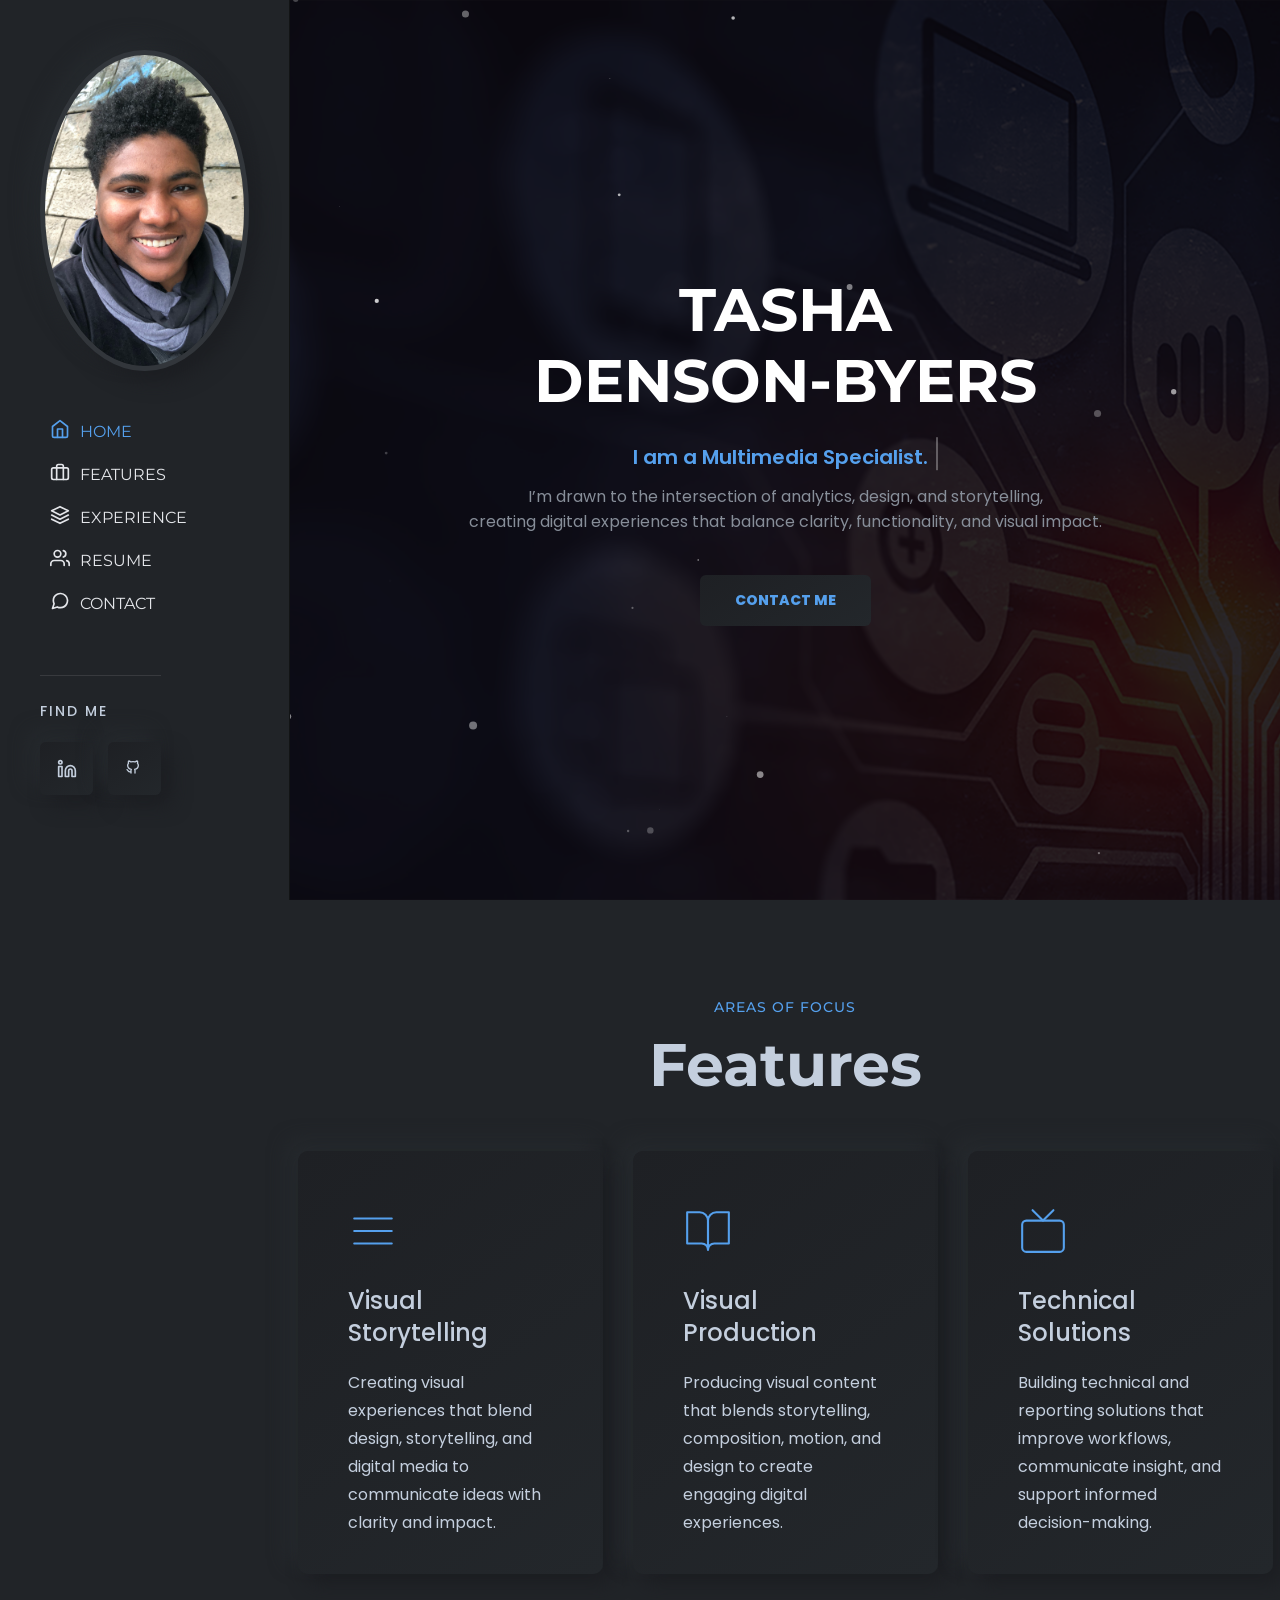
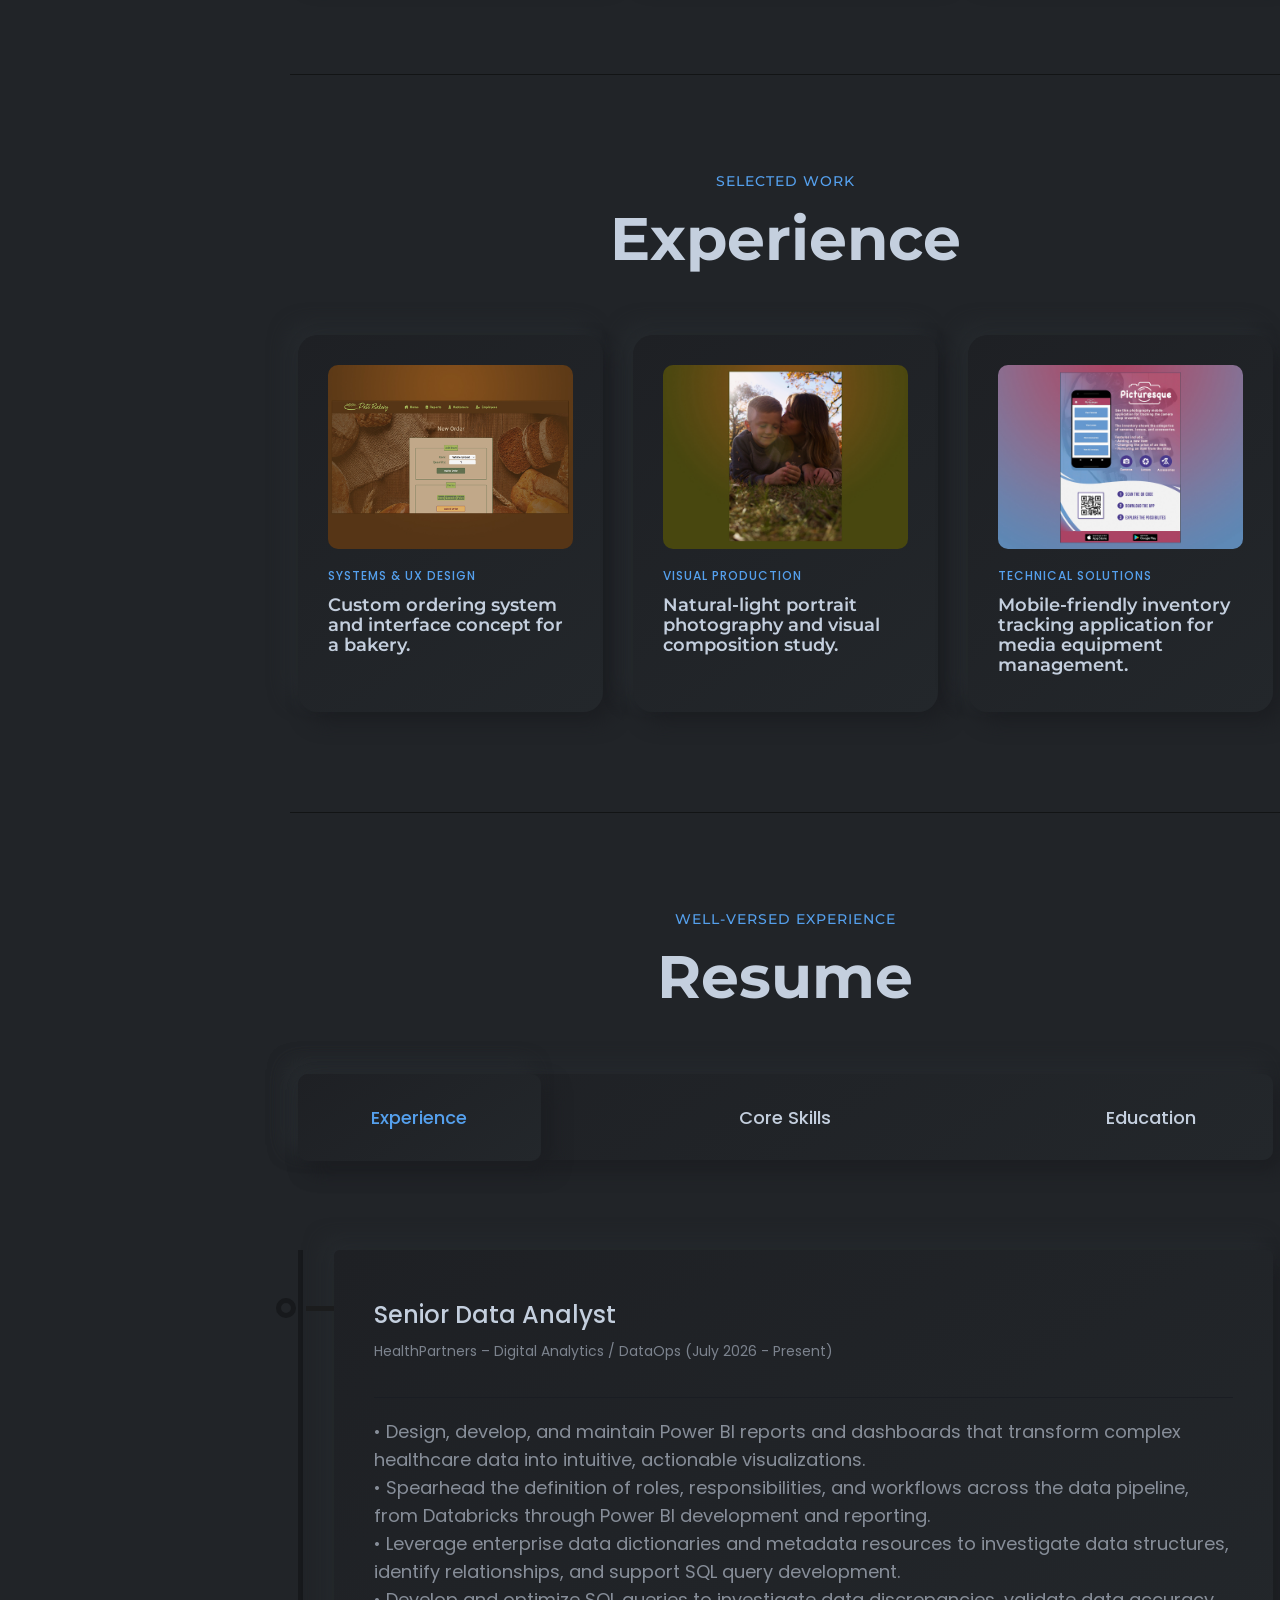
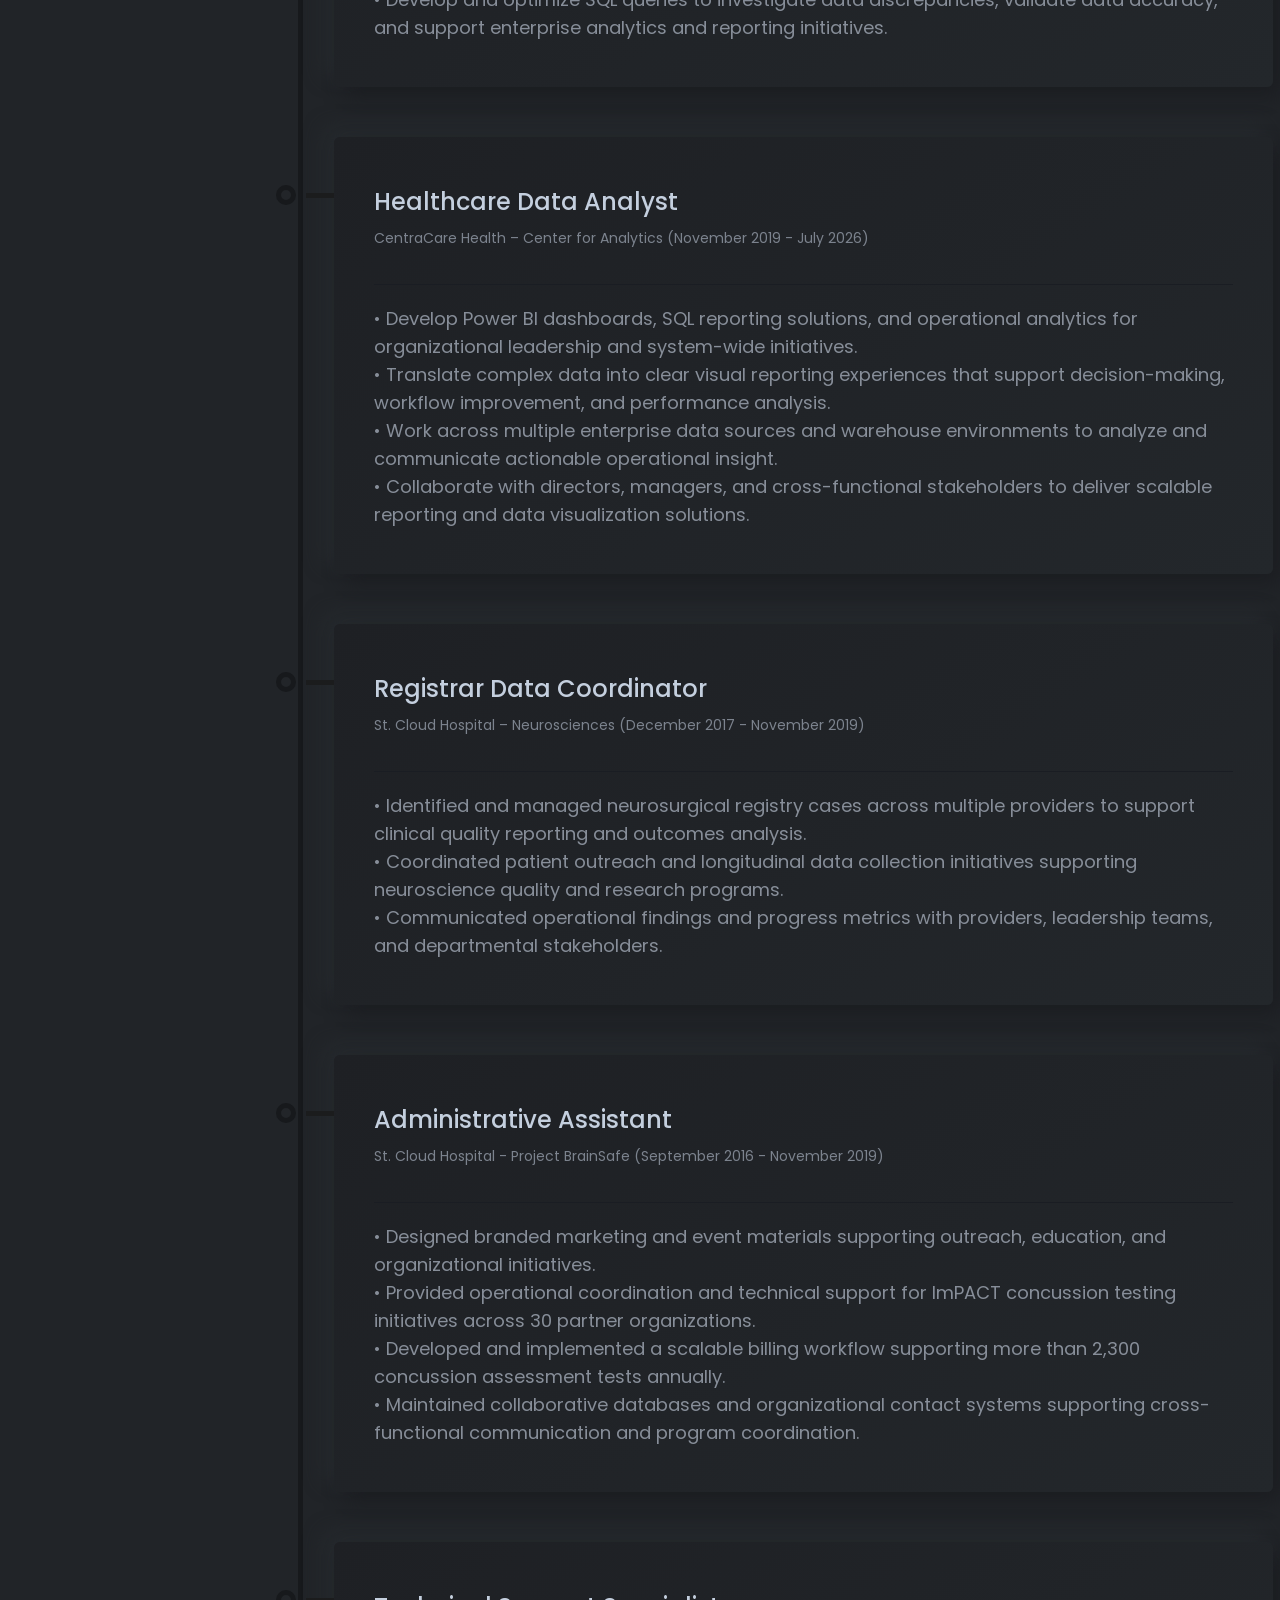
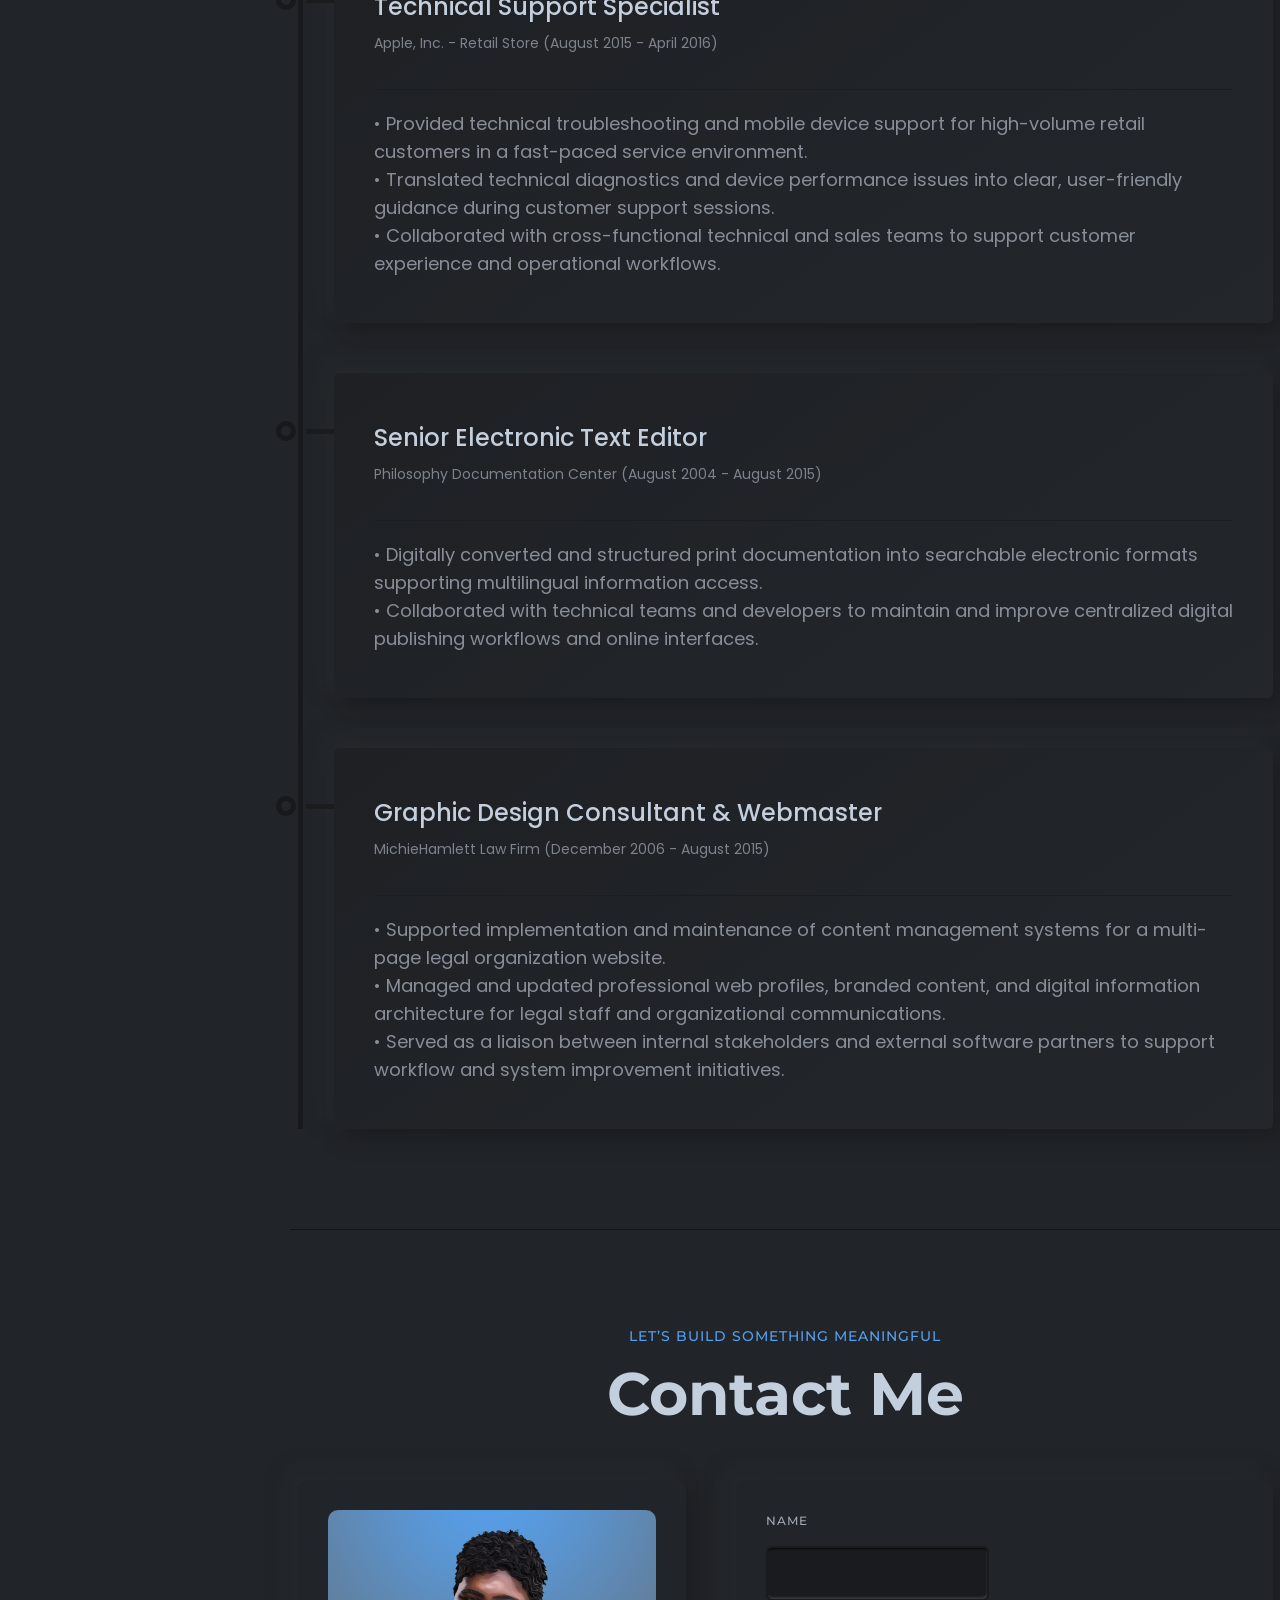
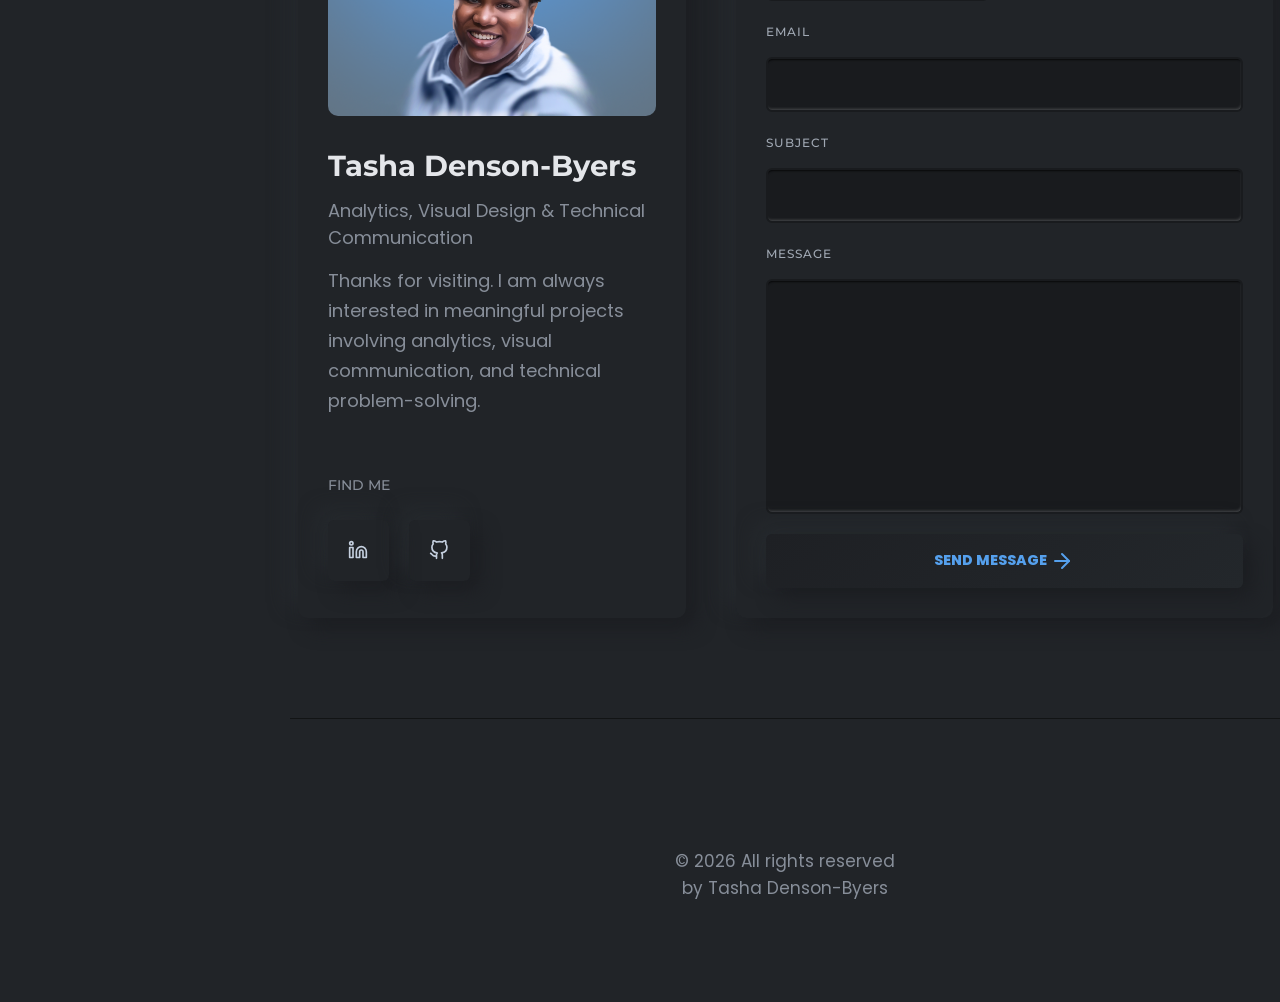
<file: index.html>
<!DOCTYPE html>
<html lang="en">

<head>
    <meta charset="utf-8">
    <meta http-equiv="x-ua-compatible" content="ie=edge">
    <title>Tasha Denson-Byers | Analytics & Multimedia Professional</title>
    <meta name="robots" content="noindex, follow" />
    <meta name="description" content="">
    <meta name="viewport" content="width=device-width, initial-scale=1, shrink-to-fit=no">
    <!-- Favicon -->
    <link rel="shortcut icon" type="image/x-icon" href="assets/images/favicon.ico">
    <!-- CSS 
    ============================================ -->
    <link rel="stylesheet" href="assets/css/vendor/bootstrap.min.css">
    <link rel="stylesheet" href="assets/css/vendor/slick.css">
    <link rel="stylesheet" href="assets/css/vendor/slick-theme.css">
    <link rel="stylesheet" href="assets/css/vendor/aos.css">
    <link rel="stylesheet" href="assets/css/plugins/feature.css">
    <!-- Style css -->
    <link rel="stylesheet" href="assets/css/style.css">
</head>

<!-- Google tag (gtag.js) -->
<script async src="https://www.googletagmanager.com/gtag/js?id=G-DF0GLCJZWB"></script>
<script>
  window.dataLayer = window.dataLayer || [];
  function gtag(){dataLayer.push(arguments);}
  gtag('js', new Date());

  gtag('config', 'G-DF0GLCJZWB');
</script>

<body class="template-color-1 home-sticky spybody" data-spy="scroll" data-bs-target=".navbar-example2" data-offset="150">

    <!-- start Header area -->
    <div class="d-none d-xl-block">
        <header class="rn-header-area d-flex align-items-start flex-column left-header-style">
            <div class="logo-area">
                <a href="index.html">
                    <img src="assets/images/logo/TashaBWebsitePic.jpg" alt="personal-logo">
                </a>
            </div>
            <nav id="sideNavs" class="mainmenu-nav navbar-example2 onepagenav">
                <ul class="primary-menu nav nav-pills">
                    <li class="nav-item current"><a class="nav-link smoth-animation-two" href="#home"><i
                                data-feather="home"></i> Home</a></li>
                    <li class="nav-item"><a class="nav-link smoth-animation-two" href="#features"> <i
                                data-feather="briefcase"></i>Features</a></li>
                    <li class="nav-item"><a class="nav-link smoth-animation-two" href="#portfolio"><i
                                data-feather="layers"></i>Experience</a></li>
                    <li class="nav-item"><a class="nav-link smoth-animation-two" href="#resume"><i
                                data-feather="users"></i>Resume</a></li>
                    <li class="nav-item"><a class="nav-link smoth-animation-two" href="#contacts"><i
                                data-feather="message-circle"></i>Contact</a></li>
                </ul>
            </nav>
            <div class="footer">
                <div class="social-share-style-1">
                    <span class="title">Find Me</span>
                    <ul class="social-share d-flex liststyle">
                        <li class="linkedin"><a href="https://www.linkedin.com/in/tashabyers/" target="_blank"><svg xmlns="http://www.w3.org/2000/svg" width="24" height="24" viewBox="0 0 24 24" fill="none" stroke="currentColor" stroke-width="2" stroke-linecap="round" stroke-linejoin="round" class="feather feather-linkedin">
                                    <path d="M16 8a6 6 0 0 1 6 6v7h-4v-7a2 2 0 0 0-2-2 2 2 0 0 0-2 2v7h-4v-7a6 6 0 0 1 6-6z">
                                    </path>
                                    <rect x="2" y="9" width="4" height="12"></rect>
                                    <circle cx="4" cy="4" r="2"></circle>
                                </svg></a>
                        </li>
                        <li class="github"><a href="https://github.com/tashabyers28" target="_blank"><svg xmlns="http://www.w3.org/2000/svg" width="30" height="30" viewBox="0 0 30 30" fill="none" stroke="currentColor" stroke-width="2" stroke-linecap="round" stroke-linejoin="round" class="feather feather-github">
                                    <path d="M9 19c-4.3 1.4 -4.3 -2.5 -6 -3m12 5v-3.5c0 -1 .1 -1.4 -.5 -2c2.8 -.3 5.5 -1.4 5.5 -6a4.6 4.6 0 0 0 -1.3 -3.2a4.2 4.2 0 0 0 -.1 -3.2s-1.1 -.3 -3.5 1.3a12.3 12.3 0 0 0 -6.2 0c-2.4 -1.6 -3.5 -1.3 -3.5 -1.3a4.2 4.2 0 0 0 -.1 3.2a4.6 4.6 0 0 0 -1.3 3.2c0 4.6 2.7 5.7 5.5 6c-.6 .6 -.6 1.2 -.5 2v3.5">
                                    </path>
                                </svg></a>
                        </li>
                    </ul>
                </div>
            </div>
        </header>
    </div>
    <!-- start Header area end -->

    <!-- Header Mobile Bar  -->
    <div class="header-style-2 d-block d-xl-none">
        <div class="row align-items-center">
            <div class="col-6">
                <div class="logo">
                    <a href="index.html">
                        <img src="assets/images/logo/logo.png" alt="Logo">
                    </a>
                </div>
            </div>
            <div class="col-6">
                <div class="header-right text-end">
                    <div class="hamberger-menu">
                        <i id="menuBtn" class="feather-menu humberger-menu"></i>
                    </div>
                </div>
            </div>
        </div>
    </div>
    <!-- Header Mobile Bar  -->

    <!-- Start Popup Mobile Menu  -->
    <div class="popup-mobile-menu">
        <div class="inner">
            <div class="menu-top">
                <div class="menu-header">
                    <a class="logo" href="index.html">
                        <img src="assets/images/logo/logos-circle.png" alt="Personal Portfolio">
                    </a>
                    <div class="close-button">
                        <button class="close-menu-activation close"><i data-feather="x"></i></button>
                    </div>
                </div>
                <p class="discription">Analytics professional blending data, design, and storytelling to create intuitive reporting experiences and actionable insight.</p>
            </div>
            <div class="content">
                <ul class="primary-menu nav nav-pills onepagenav">
                    <li class="nav-item current"><a class="nav-link smoth-animation-two" href="#home">Home</a></li>
                    <li class="nav-item"><a class="nav-link smoth-animation-two" href="#features">Features</a></li>
                    <li class="nav-item"><a class="nav-link smoth-animation-two" href="#portfolio">Experience</a></li>
                    <li class="nav-item"><a class="nav-link smoth-animation-two" href="#resume">Resume</a></li>
                    <li class="nav-item"><a class="nav-link smoth-animation-two" href="#contacts">Contact</a></li>
                </ul>
                <!-- social sharea area -->
                <div class="social-share-style-1 mt--40">
                    <span class="title">Find Me</span>
                    <ul class="social-share d-flex liststyle">
                        <li class="linkedin"><a href="https://www.linkedin.com/in/tashabyers/" target="_blank"><svg xmlns="http://www.w3.org/2000/svg" width="24" height="24" viewBox="0 0 24 24" fill="none" stroke="currentColor" stroke-width="2" stroke-linecap="round" stroke-linejoin="round" class="feather feather-linkedin">
                                    <path d="M16 8a6 6 0 0 1 6 6v7h-4v-7a2 2 0 0 0-2-2 2 2 0 0 0-2 2v7h-4v-7a6 6 0 0 1 6-6z">
                                    </path>
                                    <rect x="2" y="9" width="4" height="12"></rect>
                                    <circle cx="4" cy="4" r="2"></circle>
                                </svg></a>
                        </li>
                    </ul>
                </div>
                <!-- end -->
            </div>
        </div>
    </div>
    <!-- End Popup Mobile Menu  -->

    <main class="page-wrapper-two">

        <!-- start slider area -->
        <section id="home" class="slider-style-6 web-developer height--100 rn-section-gap align-items-center with-particles bg_image bg_image--11" data-black-overlay="5">
            <div id="particles-js"></div>
            <div class="wrapper">
                <div class="container">
                    <div class="row">
                        <div class="banner-inner text-center">
                            <h1 class="fs--100">TASHA<br>DENSON-BYERS</h1>
                            <!-- type headline start-->
                            <span class="cd-headline clip is-full-width">
                                <!-- <span>I am</span> -->
                            <!-- ROTATING TEXT -->
                            <span class="cd-words-wrapper">
                                    <b class="is-visible">I am a Multimedia Specialist.</b>
                                    <b class="is-hidden">I am an Image Editor.</b>
                                    <b class="is-hidden">I am a Developer.</b>
                                    <b class="is-hidden">I am a Digital Storyteller.</b>
                                    <b class="is-hidden">I am an Anaylst.</b>
                                    <b class="is-hidden">I am a Creative.</b>
                                    <b class="is-hidden">I am a Photographer.</b>
                                    <b class="is-hidden">I am a Videographer.</b>
                                    <b class="is-hidden">I am a Supporter.</b>
                                </span>
                            </span>
                            <!-- type headline end -->
                             <p class="description" style="font-size: 16px;">I’m drawn to the intersection of analytics, design, and storytelling,<br>
                                creating digital experiences that balance clarity, functionality, and visual impact.</p>
                            <div class="button-area">
                                <a class="rn-btn shadow-none" href="#contacts"><span>CONTACT ME</span></a>
                            </div>
                        </div>
                    </div>
                </div>
            </div>
        </section>
        <!-- start slider area End -->

        <!-- Start Service Area -->
        <div class="rn-service-area rn-section-gap " id="features">
            <div class="container">
                <div class="row">
                    <div class="col-lg-12">
                        <div class="section-title text-center" data-aos="fade-up" data-aos-duration="500" data-aos-delay="100" data-aos-once="true">
                            <span class="subtitle">Areas of Focus</span>
                            <h2 class="title">Features</h2>
                        </div>
                    </div>
                </div>
                <div class="row row--25 mt_md--10 mt_sm--10">

                    <!-- Start Single Service -->
                    <div data-aos="fade-up" data-aos-duration="500" data-aos-delay="100" data-aos-once="true" class="col-lg-6 col-xl-4 col-md-6 col-sm-12 col-12 mt--50 mt_md--30 mt_sm--30">
                        <div class="rn-service">
                            <div class="inner">
                                <div class="icon">
                                    <i data-feather="menu"></i>
                                </div>
                                <div class="content">
                                    <h4 class="title"><a href="#">Visual Storytelling</a></h4>
                                    <p class="description">Creating visual experiences that blend design, storytelling, and digital media to communicate ideas with clarity and impact.</p>
                                    <!-- <a class="read-more-button" href="#"><i class="feather-arrow-right"></i></a> -->
                                </div>
                            </div>
                            <!-- <a class="over-link" href="#"></a> -->
                        </div>
                    </div>
                    <!-- End SIngle Service -->
                    <!-- Start Single Service -->
                    <div data-aos="fade-up" data-aos-duration="500" data-aos-delay="300" data-aos-once="true" class="col-lg-6 col-xl-4 col-md-6 col-sm-12 col-12 mt--50 mt_md--30 mt_sm--30">
                        <div class="rn-service">
                            <div class="inner">
                                <div class="icon">
                                    <i data-feather="book-open"></i>
                                </div>
                                <div class="content">
                                    <h4 class="title"><a href="#">Visual Production</a></h4>
                                    <p class="description">Producing visual content that blends storytelling, composition, motion, and design to create engaging digital experiences.</p>
                                    <!-- <a class="read-more-button" href="#"><i class="feather-arrow-right"></i></a> -->
                                </div>
                            </div>
                            <!-- <a class="over-link" href="#"></a> -->
                        </div>
                    </div>
                    <!-- End SIngle Service -->
                    <!-- Start Single Service -->
                    <div data-aos="fade-up" data-aos-duration="500" data-aos-delay="500" data-aos-once="true" class="col-lg-6 col-xl-4 col-md-6 col-sm-12 col-12 mt--50 mt_md--30 mt_sm--30">
                        <div class="rn-service">
                            <div class="inner">
                                <div class="icon">
                                    <i data-feather="tv"></i>
                                </div>
                                <div class="content">
                                    <h4 class="title"><a href="#">Technical Solutions</a></h4>
                                    <p class="description">Building technical and reporting solutions that improve workflows, communicate insight, and support informed decision-making.</p>
                                    <!-- <a class="read-more-button" href="#"><i class="feather-arrow-right"></i></a> -->
                                </div>
                            </div>
                            <!-- <a class="over-link" href="#"></a> -->
                        </div>
                    </div>
                    <!-- End SIngle Service -->

                </div>
            </div>
        </div>
        <!-- End Service Area  -->

        <!-- Start Portfolio Area -->
        <div class="rn-portfolio-area rn-section-gap section-separator" id="portfolio">
            <div class="container">
                <div class="row">
                    <div class="col-lg-12">
                        <div data-aos="fade-up" data-aos-duration="500" data-aos-delay="100" data-aos-once="true" class="section-title text-center">
                            <span class="subtitle">Selected Work</span>
                            <h2 class="title">Experience</h2>
                        </div>
                    </div>
                </div>

                <div class="row row--25 mt--10 mt_md--10 mt_sm--10">
                    <!-- Start Single Portfolio -->
                    <div data-aos="fade-up" data-aos-delay="100" data-aos-once="true" class="col-lg-6 col-xl-4 col-md-6 col-12 mt--50 mt_md--30 mt_sm--30">
                        <div class="rn-portfolio" data-bs-toggle="modal" data-bs-target="#exampleModalCenter-1">
                            <div class="inner">
                                <div class="thumbnail">
                                    <a href="javascript:void(0)">
                                        <img src="assets/images/portfolio/portfolio-01.jpg" alt="Pat's Bakery Portfolio Image">
                                    </a>
                                </div>
                                <div class="content">
                                    <div class="category-info">
                                        <div class="category-list">
                                            <a href="javascript:void(0)">Systems & UX Design</a>
                                        </div>
                                        <!-- <div class="meta">
                                            <span><a href="javascript:void(0)"><i class="feather-heart"></i></a>
                                                600</span>
                                        </div> -->
                                    </div>
                                    <h4 class="title"><a href="javascript:void(0)">Custom ordering system and interface concept for a bakery.<i
                                                class="feather-arrow-up-right"></i></a></h4>
                                </div>
                            </div>
                        </div>
                    </div>
                    <!-- End Single Portfolio -->

                    <!-- Start Single Portfolio -->
                    <div data-aos="fade-up" data-aos-delay="300" data-aos-once="true" class="col-lg-6 col-xl-4 col-md-6 col-12 mt--50 mt_md--30 mt_sm--30">
                        <div class="rn-portfolio" data-bs-toggle="modal" data-bs-target="#exampleModalCenter-2">
                            <div class="inner">
                                <div class="thumbnail">
                                    <a href="javascript:void(0)">
                                        <img src="assets/images/portfolio/portfolio-02.jpg" alt="Rachel's Photoshoot Portfolio Image">
                                    </a>
                                </div>
                                <div class="content">
                                    <div class="category-info">
                                        <div class="category-list">
                                            <a href="javascript:void(0)">Visual Production</a>
                                        </div>
                                        <!-- <div class="meta">
                                            <span><a href="javascript:void(0)"><i class="feather-heart"></i></a>
                                                750</span>
                                        </div> -->
                                    </div>
                                    <h4 class="title"><a href="javascript:void(0)">Natural-light portrait photography and visual composition study.<i class="feather-arrow-up-right"></i></a></h4>
                                </div>
                            </div>
                        </div>
                    </div>
                    <!-- End Single Portfolio -->

                    <!-- Start Single Portfolio -->
                    <div data-aos="fade-up" data-aos-delay="500" data-aos-once="true" class="col-lg-6 col-xl-4 col-md-6 col-12 mt--50 mt_md--30 mt_sm--30">
                        <div class="rn-portfolio" data-bs-toggle="modal" data-bs-target="#exampleModalCenter-3">
                            <div class="inner">
                                <div class="thumbnail">
                                    <a href="javascript:void(0)">
                                        <img src="assets/images/portfolio/portfolio-03.jpg" alt="Picturesque Web App Portfolio Image">
                                    </a>
                                </div>
                                <div class="content">
                                    <div class="category-info">
                                        <div class="category-list">
                                            <a href="javascript:void(0)">Technical Solutions</a>
                                        </div>
                                        <!-- <div class="meta">
                                            <span><a href="javascript:void(0)"><i class="feather-heart"></i></a>
                                                630</span>
                                        </div> -->
                                    </div>
                                    <h4 class="title"><a href="javascript:void(0)">Mobile-friendly inventory tracking application for media equipment management.
                                            <i class="feather-arrow-up-right"></i></a></h4>
                                </div>
                            </div>
                        </div>
                    </div>
                    <!-- End Single Portfolio -->
                </div>
            </div>
        </div>
        <!-- End portfolio Area -->

        <!-- Start Resume Area -->
        <div class="rn-resume-area rn-section-gap section-separator" id="resume">
            <div class="container">
                <div class="row">
                    <div class="col-lg-12">
                        <div class="section-title text-center">
                            <span class="subtitle">Well-Versed Experience</span>
                            <h2 class="title">Resume</h2>
                        </div>
                    </div>
                </div>
                <div class="row mt--45">
                    <div class="col-lg-12">
                        <ul class="rn-nav-list nav nav-tabs" id="myTabs" role="tablist">
                             <li class="nav-item">
                                <a class="nav-link active" id="experience-tab" data-bs-toggle="tab" href="#experience" role="tab" aria-controls="experience" aria-selected="true">experience</a>
                            </li>                           
                            <li class="nav-item">
                                <a class="nav-link" id="professional-tab" data-bs-toggle="tab" href="#professional" role="tab" aria-controls="professional" aria-selected="false">core
                                    Skills</a>
                            </li>
                            <li class="nav-item">
                                <a class="nav-link" id="education-tab" data-bs-toggle="tab" href="#education" role="tab" aria-controls="education" aria-selected="false">education</a>
                            </li>
                        </ul>

                        <!-- Start Tab Content Wrapper  -->
                        <div class="rn-nav-content tab-content" id="myTabContents">
                            
<!-- Start Single Tab  -->
                            <div class="tab-pane show active fade" id="experience" role="tabpanel" aria-labelledby="experience-tab">
                                <div class="personal-experience-inner mt--40">
                                    <div class="row">
                                        <!-- Start Skill List Area  -->
                                        <div class="col-md-12 col-12">
                                            <div class="content">
                                                <div class="experience-list">

                                                    <!-- Start Single List  -->
                                                    <div class="resume-single-list">
                                                        <div class="inner">
                                                            <div class="heading">
                                                                <div class="title">
                                                                    <h4>Senior Data Analyst</h4>
                                                                    <span>HealthPartners – Digital Analytics / DataOps (July 2026 - Present)</span>
                                                                </div>
                                                            </div>
                                                            <p class="description">
                                                                •	Design, develop, and maintain Power BI reports and dashboards that transform complex healthcare data into intuitive, actionable visualizations.<br>
                                                                •   Spearhead the definition of roles, responsibilities, and workflows across the data pipeline, from Databricks through Power BI development and reporting.<br>
                                                                •   Leverage enterprise data dictionaries and metadata resources to investigate data structures, identify relationships, and support SQL query development.<br>
                                                                •   Develop and optimize SQL queries to investigate data discrepancies, validate data accuracy, and support enterprise analytics and reporting initiatives.
                                                                </p>
                                                        </div>
                                                    </div>
                                                    <!-- End Single List  -->
                                                    
                                                    <!-- Start Single List  -->
                                                    <div class="resume-single-list">
                                                        <div class="inner">
                                                            <div class="heading">
                                                                <div class="title">
                                                                    <h4>Healthcare Data Analyst</h4>
                                                                    <span>CentraCare Health – Center for Analytics (November 2019 - July 2026)</span>
                                                                </div>
                                                            </div>
                                                            <p class="description">
                                                                •	Develop Power BI dashboards, SQL reporting solutions, and operational analytics for organizational leadership and system-wide initiatives.<br>
                                                                •	Translate complex data into clear visual reporting experiences that support decision-making, workflow improvement, and performance analysis.<br>
                                                                •	Work across multiple enterprise data sources and warehouse environments to analyze and communicate actionable operational insight.<br>
                                                                •	Collaborate with directors, managers, and cross-functional stakeholders to deliver scalable reporting and data visualization solutions.
                                                                </p>
                                                        </div>
                                                    </div>
                                                    <!-- End Single List  -->

                                                    <!-- Start Single List  -->
                                                    <div class="resume-single-list">
                                                        <div class="inner">
                                                            <div class="heading">
                                                                <div class="title">
                                                                    <h4>Registrar Data Coordinator</h4>
                                                                    <span>St. Cloud Hospital – Neurosciences (December 2017 - November 2019)</span>
                                                                </div>
                                                            </div>
                                                            <p class="description">
                                                                •	Identified and managed neurosurgical registry cases across multiple providers to support clinical quality reporting and outcomes analysis.<br>
                                                                •	Coordinated patient outreach and longitudinal data collection initiatives supporting neuroscience quality and research programs.<br>
                                                                •	Communicated operational findings and progress metrics with providers, leadership teams, and departmental stakeholders.<br>
                                                            </p>
                                                        </div>
                                                    </div>
                                                    <!-- End Single List  -->

                                                    <!-- Start Single List  -->
                                                    <div class="resume-single-list">
                                                        <div class="inner">
                                                            <div class="heading">
                                                                <div class="title">
                                                                    <h4>Administrative Assistant</h4>
                                                                    <span>St. Cloud Hospital - Project BrainSafe (September 2016 - November 2019)</span>
                                                                </div>
                                                            </div>
                                                            <p class="description">
                                                                •	Designed branded marketing and event materials supporting outreach, education, and organizational initiatives.<br>
                                                                •	Provided operational coordination and technical support for ImPACT concussion testing initiatives across 30 partner organizations.<br>
                                                                •	Developed and implemented a scalable billing workflow supporting more than 2,300 concussion assessment tests annually.<br>
                                                                •	Maintained collaborative databases and organizational contact systems supporting cross-functional communication and program coordination.<br>
                                                            </p>
                                                        </div>
                                                    </div>
                                                    <!-- End Single List  -->

                                                     <!-- Start Single List  -->
                                                     <div class="resume-single-list">
                                                        <div class="inner">
                                                            <div class="heading">
                                                                <div class="title">
                                                                    <h4>Technical Support Specialist</h4>
                                                                    <span>Apple, Inc. - Retail Store (August 2015 - April 2016)</span>
                                                                </div>
                                                            </div>
                                                            <p class="description">
                                                                •   Provided technical troubleshooting and mobile device support for high-volume retail customers in a fast-paced service environment.<br>
                                                                •   Translated technical diagnostics and device performance issues into clear, user-friendly guidance during customer support sessions.<br>
                                                                •   Collaborated with cross-functional technical and sales teams to support customer experience and operational workflows.
                                                                </p>
                                                        </div>
                                                    </div>
                                                    <!-- End Single List  -->

                                                    <!-- Start Single List  -->
                                                     <div class="resume-single-list">
                                                        <div class="inner">
                                                            <div class="heading">
                                                                <div class="title">
                                                                    <h4>Senior Electronic Text Editor</h4>
                                                                    <span>Philosophy Documentation Center (August 2004 - August 2015)</span>
                                                                </div>
                                                            </div>
                                                            <p class="description">
                                                                •	Digitally converted and structured print documentation into searchable electronic formats supporting multilingual information access.<br>
                                                                •	Collaborated with technical teams and developers to maintain and improve centralized digital publishing workflows and online interfaces.
                                                                </p>
                                                        </div>
                                                    </div>
                                                    <!-- End Single List  -->

                                                    <!-- Start Single List  -->
                                                    <div class="resume-single-list">
                                                        <div class="inner">
                                                            <div class="heading">
                                                                <div class="title">
                                                                    <h4>Graphic Design Consultant & Webmaster</h4>
                                                                    <span>MichieHamlett Law Firm (December 2006 - August 2015)</span>
                                                                </div>
                                                            </div>
                                                            <p class="description">
                                                                •	Supported implementation and maintenance of content management systems for a multi-page legal organization website.<br>
                                                                •	Managed and updated professional web profiles, branded content, and digital information architecture for legal staff and organizational communications.<br>
                                                                •	Served as a liaison between internal stakeholders and external software partners to support workflow and system improvement initiatives.
                                                                </p>
                                                        </div>
                                                    </div>
                                                    <!-- End Single List  -->

                                                </div>
                                            </div>
                                        </div>
                                        <!-- End Skill List Area  -->
                                    </div>
                                </div>
                            </div>
                            <!-- End Single Tab  -->
                            <!-- Start Single Tab  -->
                            <div class="tab-pane fade " id="professional" role="tabpanel" aria-labelledby="professional-tab">
                                <div class="personal-experience-inner mt--40">
                                    <div class="row row--40">

                                        <!-- Start Single Progressbar  -->
                                        <div class="col-lg-6 col-md-6 col-12">
                                            <div class="progress-wrapper">
                                                <div class="content">
                                                    <!-- <span class="subtitle">Features</span> -->
                                                    <h4 class="maintitle">Applications</h4>
                                                    <!-- Start Single Progress Charts -->
                                                    <div class="progress-charts">
                                                        <h6 class="heading heading-h6">POWER BI</h6>
                                                        <div class="progress">
                                                            <div class="progress-bar wow fadeInLeft" data-wow-duration="0.9s" data-wow-delay=".7s" role="progressbar" style="width: 85%" aria-valuenow="85" aria-valuemin="0" aria-valuemax="100"></div>
                                                        </div>
                                                    </div>
                                                    <!-- End Single Progress Charts -->

                                                    <!-- Start Single Progress Charts -->
                                                    <div class="progress-charts">
                                                        <h6 class="heading heading-h6">VISUAL STUDIO</h6>
                                                        <div class="progress">
                                                            <div class="progress-bar wow fadeInLeft" data-wow-duration="0.9s" data-wow-delay=".7s" role="progressbar" style="width: 85%" aria-valuenow="85" aria-valuemin="0" aria-valuemax="100"></div>
                                                        </div>
                                                    </div>
                                                    <!-- End Single Progress Charts -->

                                                    <!-- Start Single Progress Charts -->
                                                    <div class="progress-charts">
                                                        <h6 class="heading heading-h6">VISIO</h6>
                                                        <div class="progress">
                                                            <div class="progress-bar wow fadeInLeft" data-wow-duration="0.9s" data-wow-delay=".7s" role="progressbar" style="width: 70%" aria-valuenow="85" aria-valuemin="0" aria-valuemax="100"></div>
                                                        </div>
                                                    </div>
                                                    <!-- End Single Progress Charts -->

                                                    <!-- Start Single Progress Charts -->
                                                    <div class="progress-charts">
                                                        <h6 class="heading heading-h6">MICROSOFT OFFICE</h6>
                                                        <div class="progress">
                                                            <div class="progress-bar wow fadeInLeft" data-wow-duration="0.9s" data-wow-delay=".7s" role="progressbar" style="width: 98%" aria-valuenow="85" aria-valuemin="0" aria-valuemax="100"></div>
                                                        </div>
                                                    </div>
                                                    <!-- End Single Progress Charts -->

                                                    <!-- Start Single Progress Charts -->
                                                    <div class="progress-charts">
                                                        <h6 class="heading heading-h6">PHOTOSHOP</h6>
                                                        <div class="progress">
                                                            <div class="progress-bar wow fadeInLeft" data-wow-duration="0.5s" data-wow-delay=".3s" role="progressbar" style="width: 90%" aria-valuenow="85" aria-valuemin="0" aria-valuemax="100"></div>
                                                        </div>
                                                    </div>
                                                    <!-- End Single Progress Charts -->

                                                    <!-- Start Single Progress Charts -->
                                                    <div class="progress-charts">
                                                        <h6 class="heading heading-h6">INDESIGN</h6>
                                                        <div class="progress">
                                                            <div class="progress-bar wow fadeInLeft" data-wow-duration="0.6s" data-wow-delay=".4s" role="progressbar" style="width: 60%" aria-valuenow="85" aria-valuemin="0" aria-valuemax="100"></div>
                                                        </div>
                                                    </div>
                                                    <!-- End Single Progress Charts -->

                                                    <!-- Start Single Progress Charts -->
                                                    <div class="progress-charts">
                                                        <h6 class="heading heading-h6">FINAL CUT PRO</h6>
                                                        <div class="progress">
                                                            <div class="progress-bar wow fadeInLeft" data-wow-duration="0.7s" data-wow-delay=".5s" role="progressbar" style="width: 90%" aria-valuenow="85" aria-valuemin="0" aria-valuemax="100"></div>
                                                        </div>
                                                    </div>
                                                    <!-- End Single Progress Charts -->

                                                    <!-- Start Single Progress Charts -->
                                                    <div class="progress-charts">
                                                        <h6 class="heading heading-h6">ILLUSTRATOR</h6>
                                                        <div class="progress">
                                                            <div class="progress-bar wow fadeInLeft" data-wow-duration="0.8s" data-wow-delay=".6s" role="progressbar" style="width: 60%" aria-valuenow="85" aria-valuemin="0" aria-valuemax="100"></div>
                                                        </div>
                                                    </div>
                                                    <!-- End Single Progress Charts -->
                                                </div>
                                            </div>
                                        </div>
                                        <!-- End Single Progressbar  -->

                                        <!-- Start Single Progressbar  -->
                                        <div class="col-lg-6 col-md-6 col-12 mt_sm--60">
                                            <div class="progress-wrapper">
                                                <div class="content">
                                                    <!-- <span class="subtitle">Features</span> -->
                                                    <h4 class="maintitle">Front/Back End</h4>
                                                    <!-- Start Single Progress Charts -->
                                                    <div class="progress-charts">
                                                        <h6 class="heading heading-h6">SQL</h6>
                                                        <div class="progress">
                                                            <div class="progress-bar wow fadeInLeft" data-wow-duration="0.9s" data-wow-delay=".7s" role="progressbar" style="width: 75%" aria-valuenow="85" aria-valuemin="0" aria-valuemax="100"></div>
                                                        </div>
                                                    </div>
                                                    <!-- End Single Progress Charts -->
                                                     
                                                     <!-- Start Single Progress Charts -->
                                                    <div class="progress-charts">
                                                        <h6 class="heading heading-h6">DEPLOYMENT PIPELINES</h6>
                                                        <div class="progress">
                                                            <div class="progress-bar wow fadeInLeft" data-wow-duration="0.9s" data-wow-delay=".7s" role="progressbar" style="width: 70%" aria-valuenow="85" aria-valuemin="0" aria-valuemax="100"></div>
                                                        </div>
                                                    </div>
                                                    <!-- End Single Progress Charts -->
                                                    <!-- Start Single Progress Charts -->
                                                    <div class="progress-charts">
                                                        <h6 class="heading heading-h6">HTML</h6>
                                                        <div class="progress">
                                                            <div class="progress-bar wow fadeInLeft" data-wow-duration="0.5s" data-wow-delay=".3s" role="progressbar" style="width: 90%" aria-valuenow="85" aria-valuemin="0" aria-valuemax="100"></div>
                                                        </div>
                                                    </div>
                                                    <!-- End Single Progress Charts -->

                                                    <!-- Start Single Progress Charts -->
                                                    <div class="progress-charts">
                                                        <h6 class="heading heading-h6">CSS</h6>
                                                        <div class="progress">
                                                            <div class="progress-bar wow fadeInLeft" data-wow-duration="0.6s" data-wow-delay=".4s" role="progressbar" style="width: 90%" aria-valuenow="85" aria-valuemin="0" aria-valuemax="100"></div>
                                                        </div>
                                                    </div>
                                                    <!-- End Single Progress Charts -->

                                                    <!-- Start Single Progress Charts -->
                                                    <div class="progress-charts">
                                                        <h6 class="heading heading-h6">JAVASCRIPT</h6>
                                                        <div class="progress">
                                                            <div class="progress-bar wow fadeInLeft" data-wow-duration="0.7s" data-wow-delay=".5s" role="progressbar" style="width: 70%" aria-valuenow="85" aria-valuemin="0" aria-valuemax="100"></div>
                                                        </div>
                                                    </div>
                                                    <!-- End Single Progress Charts -->

                                                    <!-- Start Single Progress Charts -->
                                                    <div class="progress-charts">
                                                        <h6 class="heading heading-h6">VUE</h6>
                                                        <div class="progress">
                                                            <div class="progress-bar wow fadeInLeft" data-wow-duration="0.8s" data-wow-delay=".6s" role="progressbar" style="width: 65%" aria-valuenow="85" aria-valuemin="0" aria-valuemax="100"></div>
                                                        </div>
                                                    </div>
                                                    <!-- End Single Progress Charts -->

                                                    <!-- Start Single Progress Charts -->
                                                    <div class="progress-charts">
                                                        <h6 class="heading heading-h6">JSON</h6>
                                                        <div class="progress">
                                                            <div class="progress-bar wow fadeInLeft" data-wow-duration="0.9s" data-wow-delay=".7s" role="progressbar" style="width: 60%" aria-valuenow="85" aria-valuemin="0" aria-valuemax="100"></div>
                                                        </div>
                                                    </div>
                                                    <!-- End Single Progress Charts -->

                                                    <!-- Start Single Progress Charts -->
                                                    <div class="progress-charts">
                                                        <h6 class="heading heading-h6">PHP</h6>
                                                        <div class="progress">
                                                            <div class="progress-bar wow fadeInLeft" data-wow-duration="0.9s" data-wow-delay=".7s" role="progressbar" style="width: 40%" aria-valuenow="85" aria-valuemin="0" aria-valuemax="100"></div>
                                                        </div>
                                                    </div>
                                                    <!-- End Single Progress Charts -->

                                                    <!-- Start Single Progress Charts -->
                                                    <div class="progress-charts">
                                                        <h6 class="heading heading-h6">C#</h6>
                                                        <div class="progress">
                                                            <div class="progress-bar wow fadeInLeft" data-wow-duration="0.9s" data-wow-delay=".7s" role="progressbar" style="width: 50%" aria-valuenow="85" aria-valuemin="0" aria-valuemax="100"></div>
                                                        </div>
                                                    </div>
                                                    <!-- End Single Progress Charts -->

                                                    <!-- Start Single Progress Charts -->
                                                    <div class="progress-charts">
                                                        <h6 class="heading heading-h6">PYTHON</h6>
                                                        <div class="progress">
                                                            <div class="progress-bar wow fadeInLeft" data-wow-duration="0.9s" data-wow-delay=".7s" role="progressbar" style="width: 50%" aria-valuenow="85" aria-valuemin="0" aria-valuemax="100"></div>
                                                        </div>
                                                    </div>
                                                    <!-- End Single Progress Charts -->

                                                    <!-- Start Single Progress Charts -->
                                                    <div class="progress-charts">
                                                        <h6 class="heading heading-h6">NODE.JS</h6>
                                                        <div class="progress">
                                                            <div class="progress-bar wow fadeInLeft" data-wow-duration="0.9s" data-wow-delay=".7s" role="progressbar" style="width: 65%" aria-valuenow="85" aria-valuemin="0" aria-valuemax="100"></div>
                                                        </div>
                                                    </div>
                                                    <!-- End Single Progress Charts -->

                                                </div>
                                            </div>
                                        </div>
                                        <!-- End Single Progressbar  -->

                                    </div>
                                </div>
                            </div>
                            <!-- End Single Tab  -->

                            <!-- Start Single Tab  -->
                            <div class="tab-pane fade single-tab-area" id="education" role="tabpanel" aria-labelledby="education-tab">
                                <div class="personal-experience-inner mt--40">
                                    <div class="row">
                                        <!-- Start Skill List Area  -->
                                        <div class="col-md-12 col-12">
                                            <div class="content">
                                                <div class="experience-list">

                                                    <!-- Start Single List  -->
                                                    <div class="resume-single-list">
                                                        <div class="inner">
                                                            <div class="heading">
                                                                <div class="title">
                                                                    <h4>Associates in Computer Programming</h4>
                                                                    <span>St. Cloud Technical and Community College (May 2022)</span>
                                                                </div>
                                                            </div>
                                                            <p class="description">Acquired skills in mobile programming, 
                                                                network programming, 
                                                                web service development and deployment, 
                                                                several scripting and programming languages,  
                                                                programmatically securing data, 
                                                                debugging and troubleshooting computer programs, 
                                                                database administration, modeling, reporting and analysis using SQL Server and MySQL, 
                                                                web site development and deployment to external servers using HTML and PHP, 
                                                                agile program development methodologies</p>
                                                        </div>
                                                    </div>
                                                    <!-- End Single List  -->

                                                    <!-- Start Single List  -->
                                                    <div class="resume-single-list">
                                                        <div class="inner">
                                                            <div class="heading">
                                                                <div class="title">
                                                                    <h4>Bachelors in Studio Art Digital Media</h4>
                                                                    <span>University of Virginia (May 2004)</span>
                                                                </div>
                                                            </div>
                                                            <p class="description">Holding in balance the intersection of the internet, digital video, audio and photography within an increasing array of delivery systems: video production, digital photography, graphic design, and web design.</p>
                                                        </div>
                                                    </div>
                                                    <!-- End Single List  -->
                                                </div>
                                            </div>
                                        </div>
                                        <!-- End Skill List Area  -->
                                    </div>
                                </div>
                            </div>
                            <!-- End Single Tab  --> 
                        </div>
                    </div>
                </div>
            </div>
        </div>
        <!-- End Resume Area -->
        <!-- Start Contact section -->
        <div class="rn-contact-area rn-section-gap section-separator" id="contacts">
            <div class="container">
                <div class="row">
                    <div class="col-lg-12">
                        <div class="section-title text-center">
                            <span class="subtitle">LET’S BUILD SOMETHING MEANINGFUL</span>
                            <h2 class="title">Contact Me</h2>
                        </div>
                    </div>
                </div>

                <div class="row mt--50 mt_md--40 mt_sm--40 mt-contact-sm">
                    <div class="col-lg-5">
                        <div class="contact-about-area">
                            <div class="thumbnail">
                                <img src="assets/images/contact/contact1.png" alt="contact-img">
                            </div>
                            <div class="title-area">
                                <h4 class="title">Tasha Denson-Byers</h4>
                                <span>Analytics, Visual Design & Technical Communication</span>
                            </div>
                            <div class="description">
                                <p>Thanks for visiting. I am always interested in meaningful projects involving analytics, visual communication, and technical problem-solving.
                                </p>
                                <!-- <span class="phone">Phone: <a href="tel:01941043264">+01234567890</a></span> -->
                                <!-- <span class="mail">Email: <a href="mailto:tasha@iamtashab.com">tasha[@]iamtashab.com</a></span> -->
                            </div>
                            <div class="social-area">
                                <div class="name">FIND ME</div>
                                <div class="social-icone">
                                    <a href="https://www.linkedin.com/in/tashabyers/" target="_blank"><i data-feather="linkedin"></i></a>
                                    <a href="https://github.com/tashabyers28" target="_blank"><i data-feather="github"></i></a>
                                </div>
                            </div>
                        </div>
                    </div>
                    <div data-aos-delay="600" class="col-lg-7 contact-input">
                        <div class="contact-form-wrapper">
                            <div class="introduce">

                                <form class="rnt-contact-form row" id="contact-form" method="POST" action="https://formspree.io/f/xjywvrve">

                                    <div class="col-lg-6">
                                        <div class="form-group">
                                            <label for="contact-name">Name</label>
                                            <input class="form-control form-control-lg" name="contact-name" id="contact-name" type="text">
                                        </div>
                                    </div>

                                    <div class="col-lg-12">
                                        <div class="form-group">
                                            <label for="contact-email">Email</label>
                                            <input class="form-control form-control-sm" id="contact-email" name="contact-email" type="email">
                                        </div>
                                    </div>

                                    <div class="col-lg-12">
                                        <div class="form-group">
                                            <label for="subject">Subject</label>
                                            <input class="form-control form-control-sm" id="contact-subject" name="contact-subject" type="text">
                                        </div>
                                    </div>

                                    <div class="col-lg-12">
                                        <div class="form-group">
                                            <label for="contact-message">Message</label>
                                            <textarea name="contact-message" id="contact-message" cols="30" rows="10"></textarea>
                                        </div>
                                    </div>

                                    <div class="col-lg-12">
                                        <button name="submit" type="submit" id="submit" class="rn-btn">
                                            <span>SEND MESSAGE</span>
                                            <i data-feather="arrow-right"></i>
                                        </button>
                                    </div>
                                </form>
                            </div>
                        </div>
                    </div>
                </div>
            </div>
        </div>
        <!-- End Contuct section -->

        <!-- Start Footer Area -->
        <div class="rn-footer-area rn-section-gap section-separator">
            <div class="container">
                <div class="row">
                    <div class="col-lg-12">
                        <div class="footer-area text-center">

                            <!-- <div class="logo">
                                <a href="index.html">
                                    <img src="assets/images/logo/logo-vertical.png" alt="logo">
                                </a>
                            </div> -->

                            <p class="description mt--30">© 2026 All rights reserved<br>by Tasha Denson-Byers</p>
                        </div>
                    </div>
                </div>
            </div>
        </div>
        <!-- End Footer Area -->
        <!-- modal area -->
        <!-- Modal Portfolio Body area Start -->
        <!-- Portfolio 1 start -->
        <div class="modal fade" id="exampleModalCenter-1" tabindex="-1" role="dialog" aria-hidden="true">
            <div class="modal-dialog modal-dialog-centered" role="document">
                <div class="modal-content">
                    <div class="modal-header">
                        <button type="button" class="close" data-bs-dismiss="modal" aria-label="Close">
                            <span aria-hidden="true"><i data-feather="x"></i></span>
                        </button>
                    </div>
                    <div class="modal-body">
                        <div class="row align-items-center">

                            <div class="col-lg-6">
                                <div class="portfolio-popup-thumbnail">
                                    <div class="image">
                                        <img class="w-100" src="assets/images/portfolio/portfolio-01.jpg" alt="slide">
                                    </div>
                                </div>
                            </div>

                            <div class="col-lg-6">
                                <div class="text-content">
                                    <h3>
                                        <span>Pat's Bakery</span> Systems & UX Design
                                    </h3>
                                    <p class="mb--30">Designed a custom web-based ordering workflow for a bakery business transitioning from manual phone and email order management to a centralized digital system.</p>
                                    <p>Collaborated with a small development team to create an ordering and reporting platform supporting order tracking, workflow organization, and daily, weekly, and monthly sales reporting.</p>
                                    <!-- <div class="button-group mt--20">
                                        <a href="#" class="rn-btn thumbs-icon">
                                            <span>LIKE THIS</span>
                                            <i data-feather="thumbs-up"></i>
                                        </a>
                                        <a href="#" class="rn-btn">
                                            <span>VIEW PROJECT</span>
                                            <i data-feather="chevron-right"></i>
                                        </a>
                                    </div> -->

                                </div>
                                <!-- End of .text-content -->
                            </div>
                        </div>
                        <!-- End of .row Body-->
                    </div>
                </div>
            </div>
        </div>
            <!--  -->
            <!--  -->
        <div class="modal fade" id="exampleModalCenter-2" tabindex="-1" role="dialog" aria-hidden="true">    
            <div class="modal-dialog modal-dialog-centered" role="document">
                <div class="modal-content">
                    <div class="modal-header">
                        <button type="button" class="close" data-bs-dismiss="modal" aria-label="Close">
                            <span aria-hidden="true"><i data-feather="x"></i></span>
                        </button>
                    </div>
                    <div class="modal-body">
                        <div class="row align-items-center">

                            <div class="col-lg-6">
                                <div class="portfolio-popup-thumbnail">
                                    <div class="image">
                                        <img class="w-100" src="assets/images/portfolio/portfolio-02.jpg" alt="slide">
                                    </div>
                                </div>
                            </div>

                            <div class="col-lg-6">
                                <div class="text-content">
                                    <h3>
                                        <span>Rachel's Photoshoot</span> Visual Production
                                    </h3>
                                    <p class="mb--30">Lifestyle portrait photography session focused on capturing natural interaction, seasonal atmosphere, and authentic visual storytelling.</p>
                                    <p>Collaborated on location planning and composition to create warm, candid imagery using natural light and outdoor environmental elements.</p>
                                    <!-- <div class="button-group mt--20">
                                        <a href="#" class="rn-btn thumbs-icon">
                                            <span>LIKE THIS</span>
                                            <i data-feather="thumbs-up"></i>
                                        </a>
                                        <a href="#" class="rn-btn">
                                            <span>VIEW PROJECT</span>
                                            <i data-feather="chevron-right"></i>
                                        </a>
                                    </div> -->

                                </div>
                                <!-- End of .text-content -->
                            </div>
                        </div>
                        <!-- End of .row Body-->
                    </div>
                </div>
            </div>
        </div>
            <!--  -->
            <!--  -->
        <div class="modal fade" id="exampleModalCenter-3" tabindex="-1" role="dialog" aria-hidden="true">
            <div class="modal-dialog modal-dialog-centered" role="document">
                <div class="modal-content">
                    <div class="modal-header">
                        <button type="button" class="close" data-bs-dismiss="modal" aria-label="Close">
                            <span aria-hidden="true"><i data-feather="x"></i></span>
                        </button>
                    </div>
                    <div class="modal-body">
                        <div class="row align-items-center">

                            <div class="col-lg-6">
                                <div class="portfolio-popup-thumbnail">
                                    <div class="image">
                                        <img class="w-100" src="assets/images/portfolio/portfolio-03.jpg" alt="slide">
                                    </div>
                                </div>
                            </div>

                            <div class="col-lg-6">
                                <div class="text-content">
                                    <h3>
                                        <span>Picturesque Mobile Application</span> Technical Solutions
                                    </h3>
                                    <p class="mb--30">Developed a mobile-friendly inventory management application supporting camera equipment tracking and organizational workflows for a photography retail environment.</p>
                                    <p>Worked collaboratively to design and implement inventory functionality for cameras, lenses, and multimedia accessories with an emphasis on usability and operational efficiency.</p>
                                    <!-- <div class="button-group mt--20">
                                        <a href="#" class="rn-btn thumbs-icon">
                                            <span>LIKE THIS</span>
                                            <i data-feather="thumbs-up"></i>
                                        </a>
                                        <a href="#" class="rn-btn">
                                            <span>VIEW PROJECT</span>
                                            <i data-feather="chevron-right"></i>
                                        </a>
                                    </div> -->

                                </div>
                                <!-- End of .text-content -->
                            </div>
                        </div>
                        <!-- End of .row Body-->
                    </div>
                </div>
            </div>
        </div>
        <!-- End Modal Portfolio area -->
        <!-- modal area End -->


        <!-- Back to  top Start -->
        <div class="backto-top">
            <div>
                <i data-feather="arrow-up"></i>
            </div>
        </div>
        <!-- Back to top end -->

    </main>







    <!-- JS ============================================ -->
    <script src="assets/js/vendor/jquery.js"></script>
    <script src="assets/js/vendor/modernizer.min.js"></script>
    <script src="assets/js/vendor/feather.min.js"></script>
    <script src="assets/js/vendor/slick.min.js"></script>
    <script src="assets/js/vendor/bootstrap.js"></script>
    <script src="assets/js/vendor/text-type.js"></script>
    <script src="assets/js/vendor/wow.js"></script>
    <script src="assets/js/vendor/aos.js"></script>
    <script src="assets/js/vendor/particles.js"></script>
    <script src="assets/js/vendor/jquery-one-page-nav.js"></script>
    <!-- main JS -->
    <script src="assets/js/main.js"></script>

    <script>
        particlesJS('particles-js',

            {
                "particles": {
                    "number": {
                        "value": 20,
                        "density": {
                            "enable": true,
                            "value_area": 800
                        }
                    },
                    "color": {
                        "value": ["#ffffff", ]
                    },
                    "shape": {
                        "type": "circle",
                        "stroke": {
                            "width": 0,
                            "color": "#000000"
                        },
                        "polygon": {
                            "nb_sides": 4
                        },
                        "image": {
                            "src": "img/github.svg",
                            "width": 100,
                            "height": 100
                        }
                    },
                    "opacity": {
                        "value": 0.8,
                        "random": true,
                        "anim": {
                            "enable": false,
                            "speed": 1,
                            "opacity_min": 0.1,
                            "sync": false
                        }
                    },
                    "size": {
                        "value": 4,
                        "random": true,
                        "anim": {
                            "enable": false,
                            "speed": 40,
                            "size_min": 0.1,
                            "sync": false
                        }
                    },
                    "line_linked": {
                        "enable": false,
                        "distance": 150,
                        "color": "#ffffff",
                        "opacity": 0.4,
                        "width": 1
                    },
                    "move": {
                        "enable": true,
                        "speed": 6,
                        "direction": "none",
                        "random": false,
                        "straight": false,
                        "out_mode": "out",
                        "attract": {
                            "enable": false,
                            "rotateX": 600,
                            "rotateY": 1200
                        }
                    }
                },
                "interactivity": {
                    "detect_on": "canvas",
                    "events": {
                        "onhover": {
                            "enable": true,
                            "mode": "repulse"
                        },
                        "onclick": {
                            "enable": true,
                            "mode": "push"
                        },
                        "resize": true
                    },
                    "modes": {
                        "grab": {
                            "distance": 400,
                            "line_linked": {
                                "opacity": 1
                            }
                        },
                        "bubble": {
                            "distance": 800,
                            "size": 40,
                            "duration": 2,
                            "opacity": 8,
                            "speed": 3
                        },
                        "repulse": {
                            "distance": 200
                        },
                        "push": {
                            "particles_nb": 4
                        },
                        "remove": {
                            "particles_nb": 2
                        }
                    }
                },
                "retina_detect": true,
                "config_demo": {
                    "hide_card": false,
                    "background_color": "#b61924",
                    "background_image": "",
                    "background_position": "50% 50%",
                    "background_repeat": "no-repeat",
                    "background_size": "cover"
                }
            }

        );
    </script>
</body>

</html>
</file>
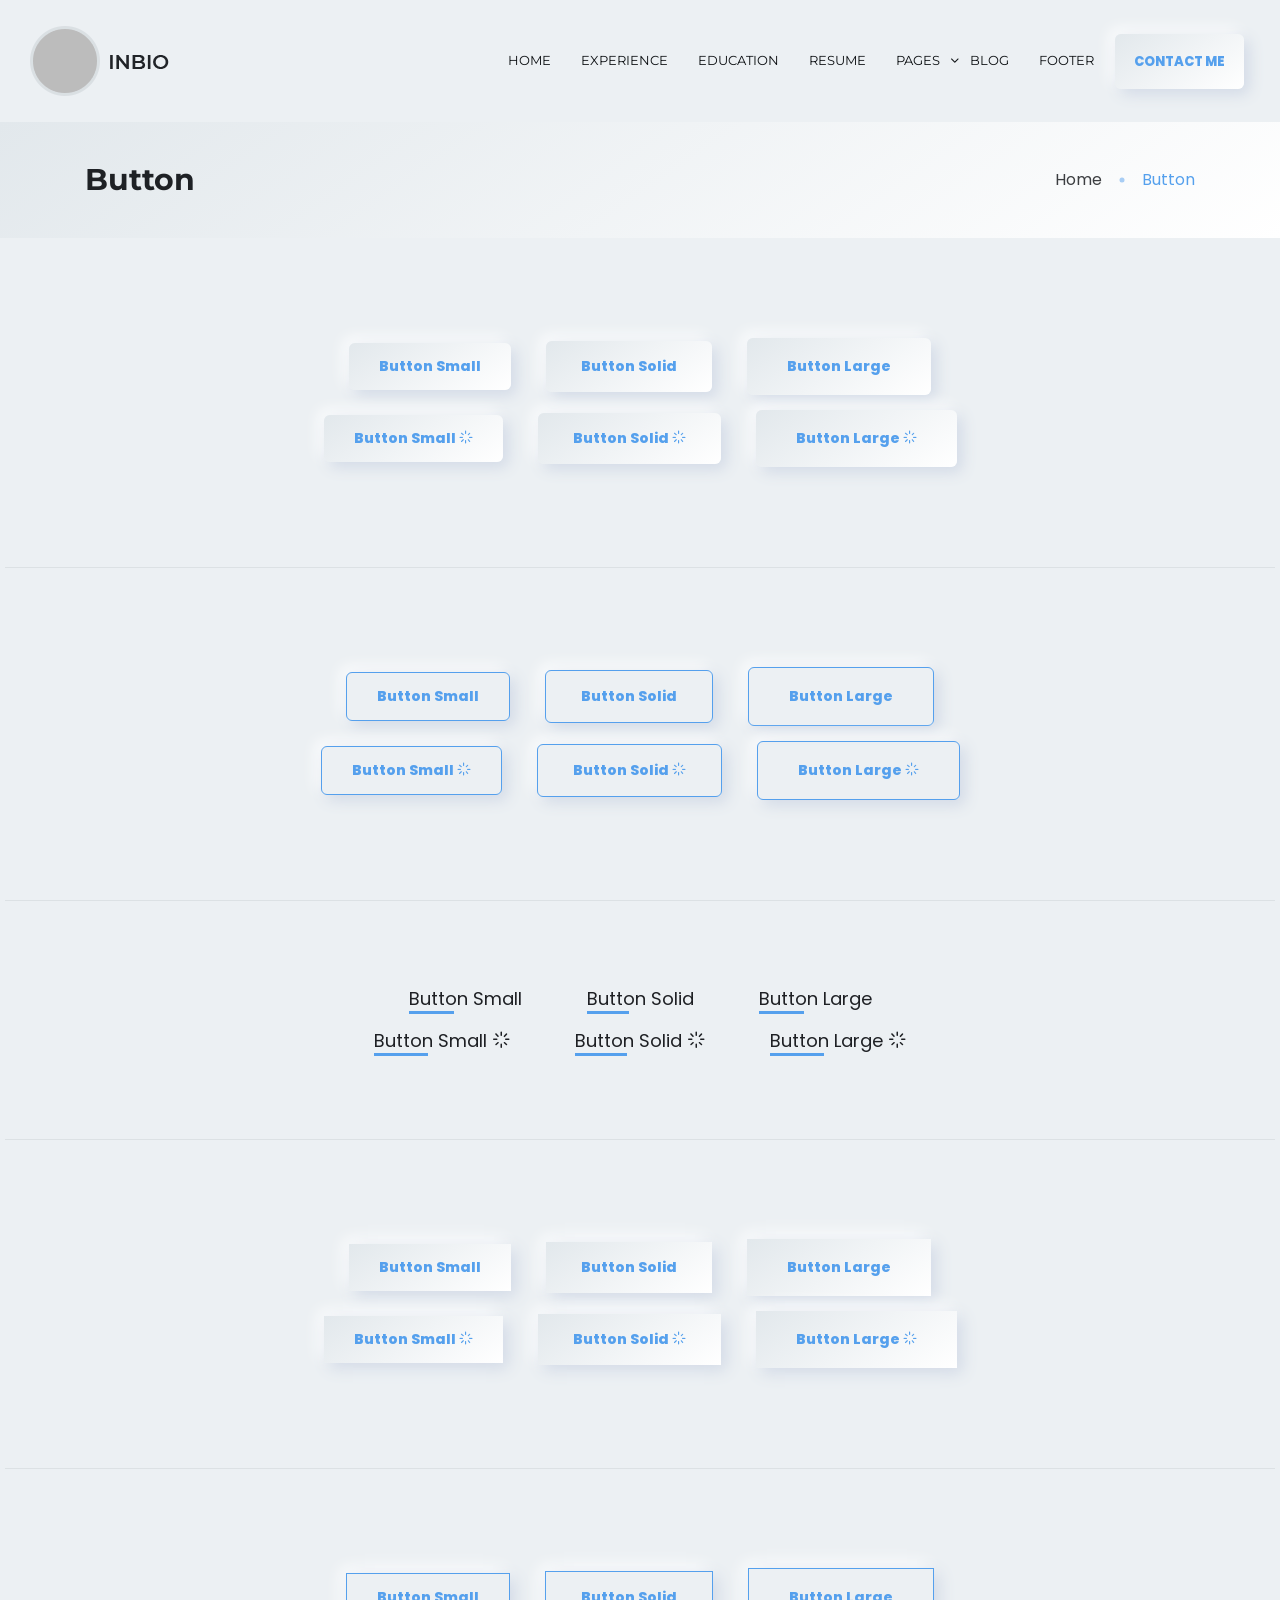
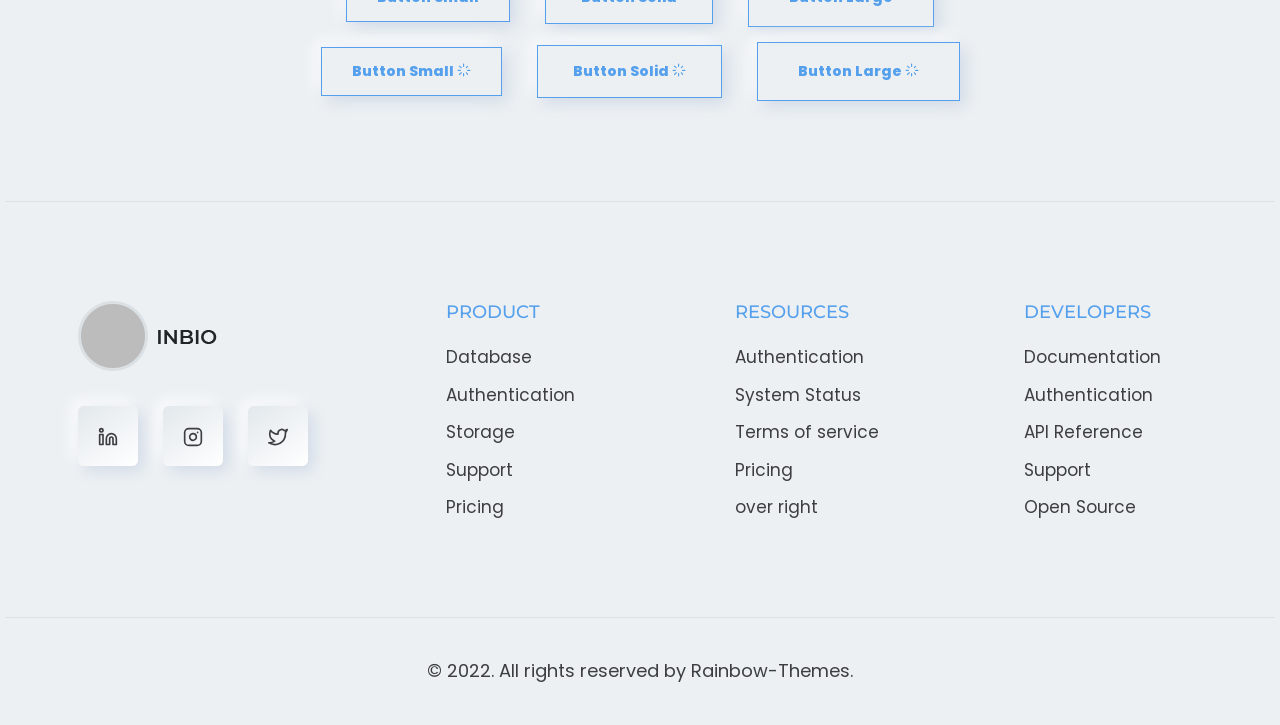
<file: button-white.html>
<!DOCTYPE html>
<html lang="en">

<head>
    <meta charset="utf-8">
    <meta http-equiv="x-ua-compatible" content="ie=edge">
    <title>Button || Inbio - Personal Portfolio Bootstrap-5 Template</title>
    <meta name="robots" content="noindex, follow" />
    <meta name="description" content="">
    <meta name="viewport" content="width=device-width, initial-scale=1, shrink-to-fit=no">
    <!-- Favicon -->
    <link rel="shortcut icon" type="image/x-icon" href="assets/images/favicon.ico">
    <!-- CSS 
    ============================================ -->
    <link rel="stylesheet" href="assets/css/vendor/bootstrap.min.css">
    <link rel="stylesheet" href="assets/css/vendor/slick.css">
    <link rel="stylesheet" href="assets/css/vendor/slick-theme.css">
    <link rel="stylesheet" href="assets/css/vendor/aos.css">
    <link rel="stylesheet" href="assets/css/plugins/feature.css">
    <!-- Style css -->
    <link rel="stylesheet" href="assets/css/style.css">
</head>

<body class="white-version">
    <!-- Start Header -->
    <header class="rn-header haeder-default inbio-default-header">
        <div class="header-wrapper rn-popup-mobile-menu m--0 row align-items-center">
            <!-- Start Header Left -->
            <div class="col-lg-2 col-6">
                <div class="header-left">
                    <div class="logo">
                        <a href="index.html">
                            <img src="assets/images/logo/logo-dark.png" alt="logo">
                        </a>
                    </div>
                </div>
            </div>
            <!-- End Header Left -->
            <!-- Start Header Center -->
            <div class="col-lg-10 col-6">
                <div class="header-center">
                    <nav class="mainmenu-nav d-none d-xl-block">
                        <!-- Start Mainmanu Nav -->
                        <ul class="primary-menu">
                            <li class="nav-item"><a class="nav-link" href="#">Home</a></li>
                            <li class="nav-item"><a class="nav-link" href="#">Experience</a>
                            </li>
                            <li class="nav-item"><a class="nav-link" href="#">Education</a>
                            </li>
                            <li class="nav-item"><a class="nav-link" href="#">Resume</a></li>
                            <li class="nav-item has-droupdown"><a class="nav-link" href="#">Pages</a>
                                <ul class="submenu">
                                    <li><a href="blog.html">Blog</a></li>
                                    <li><a href="button.html">Button</a></li>
                                    <li><a href="button-white.html">Button White</a></li>
                                    <li><a href="brand.html">Brand</a></li>
                                    <li><a href="brand-white-version.html">Brand White</a></li>
                                    <li><a href="gallery.html">Gallery</a></li>
                                    <li><a href="gallery-white-version.html">Gallery White</a></li>
                                    <li><a href="portfolio.html">Portfolio</a></li>
                                    <li><a href="portfolio-white-version.html">Portfolio White</a></li>
                                    <li><a href="pricing.html">Pricing</a></li>
                                    <li><a href="pricing-white-version.html">Pricing White</a></li>
                                    <li><a href="progressbar.html">Progressbar</a></li>
                                    <li><a href="progressbar-white-version.html">Progressbar White</a></li>
                                    <li><a href="social-icones.html">Social</a></li>
                                    <li><a href="social-icones-white-version.html">Social White</a></li>
                                    <li><a href="tab.html">Tab</a></li>
                                    <li><a href="tab-white-version.html">Tab White</a></li>
                                    <li><a href="testimonial.html">Testimonial</a></li>
                                    <li><a href="testimonial-white-version.html">Testimonial White</a></li>
                                    <li><a href="vedio-popup.html">Video Popup</a></li>
                                    <li><a href="vedio-popup-white-version.html">Video Popup White</a></li>
                                </ul>
                            </li>
                            <li class="nav-item"><a class="nav-link" href="#">Blog</a></li>
                            <li class="nav-item"><a class="nav-link" href="#">Footer</a></li>
                        </ul>
                        <!-- End Mainmanu Nav -->
                    </nav>
                    <!-- Start Header Right  -->
                    <div class="header-right">
                        <a class="rn-btn" href="#contacts"><span>CONTACT ME</span></a>

                        <div class="hamberger-menu d-block d-xl-none">
                            <i id="menuBtn" class="feather-menu humberger-menu"></i>
                        </div>

                        <div class="close-menu d-block">
                            <span class="closeTrigger">
                            <i data-feather="x"></i>
                        </span>
                        </div>
                    </div>
                    <!-- End Header Right  -->

                </div>
            </div>
            <!-- End Header Center -->
        </div>
    </header>
    <!-- End Header Area -->

    <!-- Start Popup Mobile Menu  -->
    <div class="popup-mobile-menu">
        <div class="inner">
            <div class="menu-top">
                <div class="menu-header">
                    <a class="logo" href="index.html">
                        <img src="assets/images/logo/logos-circle.png" alt="Personal Portfolio">
                    </a>
                    <div class="close-button">
                        <button class="close-menu-activation close"><i data-feather="x"></i></button>
                    </div>
                </div>
                <p class="discription">Lorem ipsum dolor sit amet consect adipisicing elit repellendus.
                </p>
            </div>
            <div class="content">
                <ul class="primary-menu">
                    <li><a class="nav-link" href="#">Home</a></li>
                    <li><a class="nav-link" href="#">Experience</a></li>
                    <li><a class="nav-link" href="#">Education</a></li>
                    <li><a class="nav-link" href="#">Resume</a></li>
                    <li class="has-droupdown"><a class="nav-link" href="#">Pages</a>
                        <ul class="submenu">
                            <li><a href="blog.html">Blog</a></li>
                            <li><a href="button.html">Button</a></li>
                            <li><a href="button-white.html">Button White</a></li>
                            <li><a href="brand.html">Brand</a></li>
                            <li><a href="brand-white-version.html">Brand White</a></li>
                            <li><a href="gallery.html">Gallery</a></li>
                            <li><a href="gallery-white-version.html">Gallery White</a></li>
                            <li><a href="portfolio.html">Portfolio</a></li>
                            <li><a href="portfolio-white-version.html">Portfolio White</a></li>
                            <li><a href="pricing.html">Pricing</a></li>
                            <li><a href="pricing-white-version.html">Pricing White</a></li>
                            <li><a href="progressbar.html">Progressbar</a></li>
                            <li><a href="progressbar-white-version.html">Progressbar White</a></li>
                            <li><a href="social-icones.html">Social</a></li>
                            <li><a href="social-icones-white-version.html">Social White</a></li>
                            <li><a href="tab.html">Tab</a></li>
                            <li><a href="tab-white-version.html">Tab White</a></li>
                            <li><a href="testimonial.html">Testimonial</a></li>
                            <li><a href="testimonial-white-version.html">Testimonial White</a></li>
                            <li><a href="vedio-popup.html">Video Popup</a></li>
                            <li><a href="vedio-popup-white-version.html">Video Popup White</a></li>
                        </ul>
                    </li>
                    <li><a class="nav-link" href="#">Blog</a></li>
                    <li><a class="nav-link" href="#">Footer</a></li>
                </ul>
                <!-- social sharea area -->
                <div class="social-share-style-1 mt--40">
                    <span class="title">find with me</span>
                    <ul class="social-share d-flex liststyle">
                        <li class="facebook"><a href="#"><svg xmlns="http://www.w3.org/2000/svg" width="24" height="24" viewBox="0 0 24 24" fill="none" stroke="currentColor" stroke-width="2" stroke-linecap="round" stroke-linejoin="round" class="feather feather-facebook">
                                    <path d="M18 2h-3a5 5 0 0 0-5 5v3H7v4h3v8h4v-8h3l1-4h-4V7a1 1 0 0 1 1-1h3z"></path>
                                </svg></a>
                        </li>
                        <li class="instagram"><a href="#"><svg xmlns="http://www.w3.org/2000/svg" width="24" height="24" viewBox="0 0 24 24" fill="none" stroke="currentColor" stroke-width="2" stroke-linecap="round" stroke-linejoin="round" class="feather feather-instagram">
                                    <rect x="2" y="2" width="20" height="20" rx="5" ry="5"></rect>
                                    <path d="M16 11.37A4 4 0 1 1 12.63 8 4 4 0 0 1 16 11.37z"></path>
                                    <line x1="17.5" y1="6.5" x2="17.51" y2="6.5"></line>
                                </svg></a>
                        </li>
                        <li class="linkedin"><a href="#"><svg xmlns="http://www.w3.org/2000/svg" width="24" height="24" viewBox="0 0 24 24" fill="none" stroke="currentColor" stroke-width="2" stroke-linecap="round" stroke-linejoin="round" class="feather feather-linkedin">
                                    <path d="M16 8a6 6 0 0 1 6 6v7h-4v-7a2 2 0 0 0-2-2 2 2 0 0 0-2 2v7h-4v-7a6 6 0 0 1 6-6z">
                                    </path>
                                    <rect x="2" y="9" width="4" height="12"></rect>
                                    <circle cx="4" cy="4" r="2"></circle>
                                </svg></a>
                        </li>
                    </ul>
                </div>
                <!-- end -->
            </div>
        </div>
    </div>


    <main class="main-page-wrapper">

        <!-- Start bread vrumb area -->
        <div class="breadcrumb-area rn-section-gap breadcrumb-style-one">
            <div class="plr--85">
                <div class="row">
                    <div class="col-lg-12">
                        <div class="breadcrumb-inner">
                            <h1 class="title">Button</h1>
                            <ul class="page-list">
                                <li><a href="index.html">Home</a></li>
                                <li class="separator"></li>
                                <li class="current-page">Button</li>
                            </ul>
                        </div>
                    </div>
                </div>
            </div>
        </div>
        <!-- Start bread vrumb area -->

        <!-- Start Button Style one -->
        <div class="button-area button-style-one rn-section-gap ">
            <div class="container">
                <div class="row">
                    <div class="col-lg-12">
                        <div class="button-group text-center">
                            <a class="rn-btn btn-small" href="#">Button Small</a>
                            <a class="rn-btn" href="#">Button Solid</a>
                            <a class="rn-btn btn-large" href="#">Button Large</a>
                        </div>
                        <div class="button-group text-center">
                            <a class="rn-btn btn-small" href="#">Button Small <i class="feather-loader"></i></a>
                            <a class="rn-btn" href="#">Button Solid <i class="feather-loader"></i></a>
                            <a class="rn-btn btn-large" href="#">Button Large <i class="feather-loader"></i></a>
                        </div>
                    </div>
                </div>
            </div>
        </div>
        <!-- Start Button Style one -->

        <!-- Start Button Style two border -->
        <div class="button-area button-style-one rn-section-gap section-separator">
            <div class="container">
                <div class="row">
                    <div class="col-lg-12">
                        <div class="button-group text-center">
                            <a class="rn-btn border-button btn-small" href="#">Button Small</a>
                            <a class="rn-btn border-button" href="#">Button Solid</a>
                            <a class="rn-btn border-button btn-large" href="#">Button Large</a>
                        </div>
                        <div class="button-group text-center">
                            <a class="rn-btn border-button btn-small" href="#">Button Small <i class="feather-loader"></i></a>
                            <a class="rn-btn border-button" href="#">Button Solid <i class="feather-loader"></i></a>
                            <a class="rn-btn border-button btn-large" href="#">Button Large <i class="feather-loader"></i></a>
                        </div>
                    </div>
                </div>
            </div>
        </div>
        <!-- Start Button Style two -->

        <!-- Start Button Style one -->
        <div class="button-area button-style-underline rn-section-gap section-separator ">
            <div class="container">
                <div class="row">
                    <div class="col-lg-12">
                        <div class="button-group text-center">
                            <a class="rn-btn-ulderline btn-small" href="#">Button Small</a>
                            <a class="rn-btn-ulderline" href="#">Button Solid</a>
                            <a class="rn-btn-ulderline btn-large" href="#">Button Large</a>
                        </div>
                        <div class="button-group text-center">
                            <a class="rn-btn-ulderline btn-small" href="#">Button Small <i class="feather-loader"></i></a>
                            <a class="rn-btn-ulderline" href="#">Button Solid <i class="feather-loader"></i></a>
                            <a class="rn-btn-ulderline btn-large" href="#">Button Large <i class="feather-loader"></i></a>
                        </div>
                    </div>
                </div>
            </div>
        </div>
        <!-- Start Button Style two -->

        <!-- Start Button Style one -->
        <div class="button-area button-style-one button-style-border-radius rn-section-gap section-separator ">
            <div class="container">
                <div class="row">
                    <div class="col-lg-12">
                        <div class="button-group text-center">
                            <a class="rn-btn btn-small" href="#">Button Small</a>
                            <a class="rn-btn" href="#">Button Solid</a>
                            <a class="rn-btn btn-large" href="#">Button Large</a>
                        </div>
                        <div class="button-group text-center">
                            <a class="rn-btn btn-small" href="#">Button Small <i class="feather-loader"></i></a>
                            <a class="rn-btn" href="#">Button Solid <i class="feather-loader"></i></a>
                            <a class="rn-btn btn-large" href="#">Button Large <i class="feather-loader"></i></a>
                        </div>
                    </div>
                </div>
            </div>
        </div>
        <!-- Start Button Style two -->

        <!-- Start Button Style one -->
        <div class="button-area button-style-one button-style-border-radius rn-section-gap section-separator ">
            <div class="container">
                <div class="row">
                    <div class="col-lg-12">
                        <div class="button-group text-center">
                            <a class="rn-btn border-button btn-small" href="#">Button Small</a>
                            <a class="rn-btn border-button" href="#">Button Solid</a>
                            <a class="rn-btn border-button btn-large" href="#">Button Large</a>
                        </div>
                        <div class="button-group text-center">
                            <a class="rn-btn border-button btn-small" href="#">Button Small <i class="feather-loader"></i></a>
                            <a class="rn-btn border-button" href="#">Button Solid <i class="feather-loader"></i></a>
                            <a class="rn-btn border-button btn-large" href="#">Button Large <i class="feather-loader"></i></a>
                        </div>
                    </div>
                </div>
            </div>
        </div>
        <!-- Start Button Style two -->



        <!-- Back to  top Start -->
        <div class="backto-top">
            <div>
                <i data-feather="arrow-up"></i>
            </div>
        </div>
        <!-- Back to top end -->




        <!-- Rn footer area Start -->
        <div id="footer" class="rn-footer-area footer-style-2 rn-section-gapTop section-separator">
            <div class="container pb--80 pb_sm--40 plr_sm--20">
                <div class="row">
                    <div class="col-xl-3 col-12 col-lg-3 col-md-6 col-sm-6 col-12">
                        <div class="logo-thumbnail">
                            <a href="#"><img src="assets/images/logo/logo-dark.png" alt="logo-image"></a>
                        </div>
                        <div class="social-icone-wrapper">
                            <ul class="social-share d-flex liststyle">
                                <li class="facebook"><a href="#"><i data-feather="linkedin"></i></a>
                                </li>
                                <li class="instagram"><a href="#"><i data-feather="instagram"></i></a>
                                </li>
                                <li class="linkedin"><a href="#"><i data-feather="twitter"></i></a>
                                </li>
                            </ul>
                        </div>
                    </div>
                    <div class="col-sl-3 col-12 mt_sm--20 col-lg-3 col-md-6 col-sm-6 col-12">
                        <div class="menu-wrapper">
                            <div class="menu-title">
                                <h6>product</h6>
                            </div>
                            <ul class="menu-footer">
                                <li><a href="#">Database</a></li>
                                <li><a href="#">Authentication</a></li>
                                <li><a href="#">Storage</a></li>
                                <li><a href="#">Support</a></li>
                                <li><a href="#">Pricing</a></li>
                            </ul>
                        </div>
                    </div>
                    <div class="col-sl-3 col-12 mt_sm--20 col-lg-3 col-md-6 col-sm-6 col-12">
                        <div class="menu-wrapper">
                            <div class="menu-title">
                                <h6>Resources</h6>
                            </div>
                            <ul class="menu-footer">
                                <li><a href="#">Authentication</a></li>
                                <li><a href="#">System Status</a></li>
                                <li><a href="#">Terms of service</a></li>
                                <li><a href="#">Pricing</a></li>
                                <li><a href="#">over right</a></li>
                            </ul>
                        </div>
                    </div>
                    <div class="col-sl-3 col-12 mt_sm--20 col-lg-3 col-md-6 col-sm-6 col-12">
                        <div class="menu-wrapper">
                            <div class="menu-title">
                                <h6>Developers</h6>
                            </div>
                            <ul class="menu-footer">
                                <li><a href="#">Documentation</a></li>
                                <li><a href="#">Authentication</a></li>
                                <li><a href="#">API Reference</a></li>
                                <li><a href="#">Support</a></li>
                                <li><a href="#">Open Source</a></li>
                            </ul>
                        </div>
                    </div>
                </div>
            </div>
            <div class="copyright text-center ptb--40 section-separator">
                <p class="description">© 2022. All rights reserved by <a target="_blank" href="https://themeforest.net/user/rainbow-themes/portfolio">Rainbow-Themes.</a></p>
            </div>
        </div>
        <!-- Rn footer area end -->
    </main>


    <!-- JS ============================================ -->
    <script src="assets/js/vendor/jquery.js"></script>
    <script src="assets/js/vendor/modernizer.min.js"></script>
    <script src="assets/js/vendor/feather.min.js"></script>
    <script src="assets/js/vendor/slick.min.js"></script>
    <script src="assets/js/vendor/bootstrap.js"></script>
    <script src="assets/js/vendor/text-type.js"></script>
    <script src="assets/js/vendor/wow.js"></script>
    <script src="assets/js/vendor/aos.js"></script>
    <script src="assets/js/vendor/particles.js"></script>
    <script src="assets/js/vendor/jquery-one-page-nav.js"></script>
    <!-- main JS -->
    <script src="assets/js/main.js"></script>
</body>

</html>
</file>
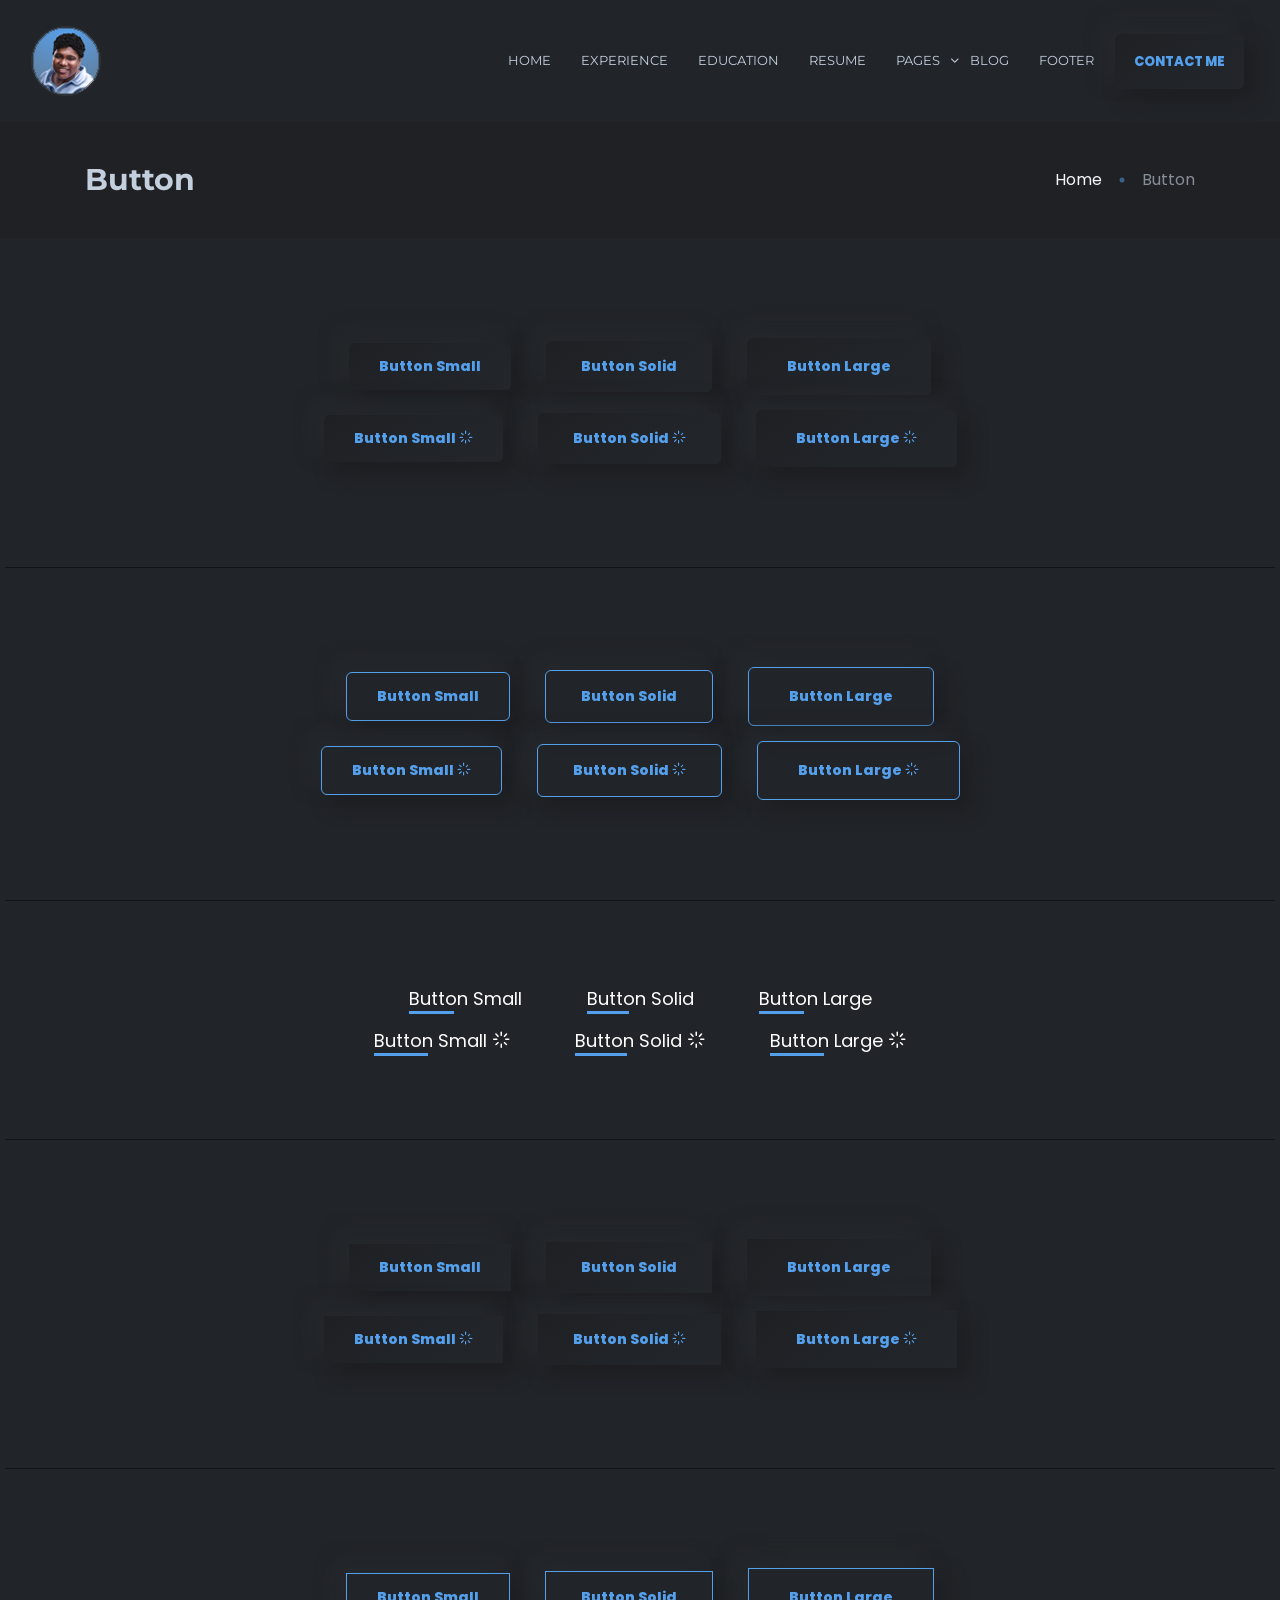
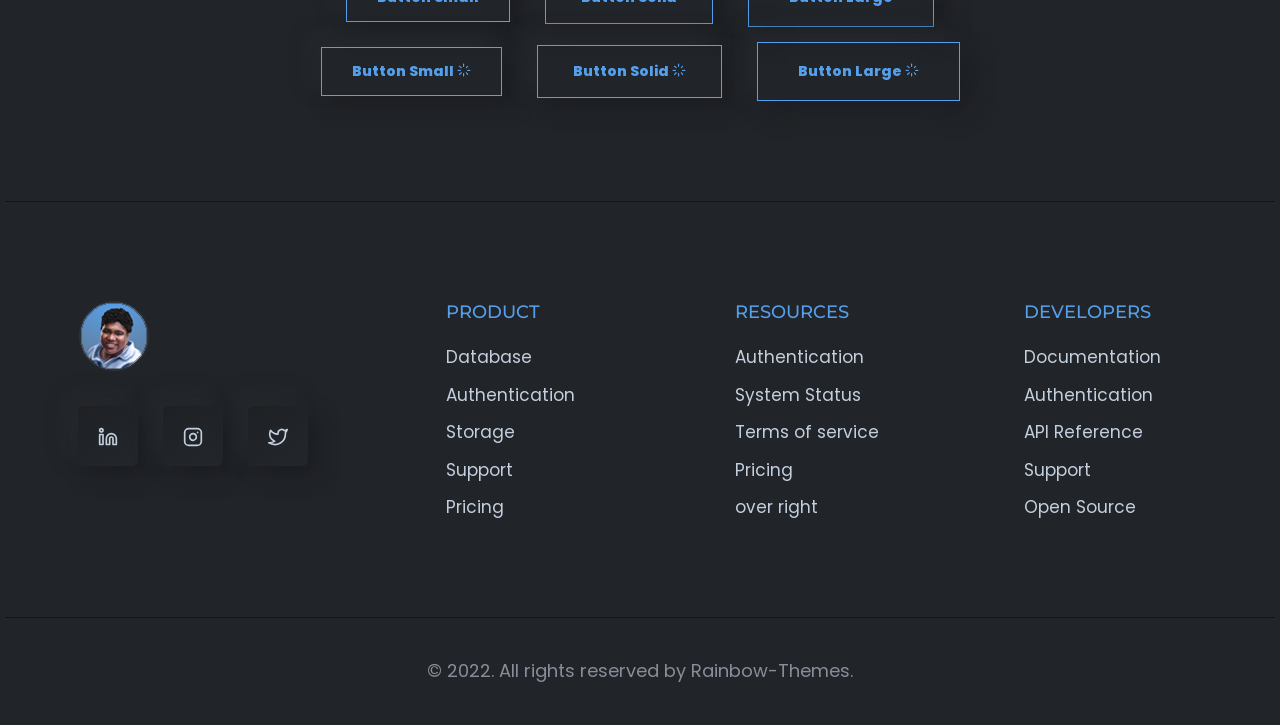
<file: button.html>
<!DOCTYPE html>
<html lang="en">

<head>
    <meta charset="utf-8">
    <meta http-equiv="x-ua-compatible" content="ie=edge">
    <title>Button || Inbio - Personal Portfolio Bootstrap-5 Template</title>
    <meta name="robots" content="noindex, follow" />
    <meta name="description" content="">
    <meta name="viewport" content="width=device-width, initial-scale=1, shrink-to-fit=no">
    <!-- Favicon -->
    <link rel="shortcut icon" type="image/x-icon" href="assets/images/favicon.ico">
    <!-- CSS 
    ============================================ -->
    <link rel="stylesheet" href="assets/css/vendor/bootstrap.min.css">
    <link rel="stylesheet" href="assets/css/vendor/slick.css">
    <link rel="stylesheet" href="assets/css/vendor/slick-theme.css">
    <link rel="stylesheet" href="assets/css/vendor/aos.css">
    <link rel="stylesheet" href="assets/css/plugins/feature.css">
    <!-- Style css -->
    <link rel="stylesheet" href="assets/css/style.css">
</head>

<body class="template-color-1">
    <!-- Start Header -->
    <header class="rn-header haeder-default inbio-default-header">
        <div class="header-wrapper rn-popup-mobile-menu m--0 row align-items-center">
            <!-- Start Header Left -->
            <div class="col-lg-2 col-6">
                <div class="header-left">
                    <div class="logo">
                        <a href="index.html">
                            <img src="assets/images/logo/logo.png" alt="logo">
                        </a>
                    </div>
                </div>
            </div>
            <!-- End Header Left -->
            <!-- Start Header Center -->
            <div class="col-lg-10 col-6">
                <div class="header-center">
                    <nav class="mainmenu-nav d-none d-xl-block">
                        <!-- Start Mainmanu Nav -->
                        <ul class="primary-menu">
                            <li class="nav-item"><a class="nav-link" href="#">Home</a></li>
                            <li class="nav-item"><a class="nav-link" href="#">Experience</a>
                            </li>
                            <li class="nav-item"><a class="nav-link" href="#">Education</a>
                            </li>
                            <li class="nav-item"><a class="nav-link" href="#">Resume</a></li>
                            <li class="nav-item has-droupdown"><a class="nav-link" href="#">Pages</a>
                                <ul class="submenu">
                                    <li><a href="blog.html">Blog</a></li>
                                    <li><a href="button.html">Button</a></li>
                                    <li><a href="button-white.html">Button White</a></li>
                                    <li><a href="brand.html">Brand</a></li>
                                    <li><a href="brand-white-version.html">Brand White</a></li>
                                    <li><a href="gallery.html">Gallery</a></li>
                                    <li><a href="gallery-white-version.html">Gallery White</a></li>
                                    <li><a href="portfolio.html">Portfolio</a></li>
                                    <li><a href="portfolio-white-version.html">Portfolio White</a></li>
                                    <li><a href="pricing.html">Pricing</a></li>
                                    <li><a href="pricing-white-version.html">Pricing White</a></li>
                                    <li><a href="progressbar.html">Progressbar</a></li>
                                    <li><a href="progressbar-white-version.html">Progressbar White</a></li>
                                    <li><a href="social-icones.html">Social</a></li>
                                    <li><a href="social-icones-white-version.html">Social White</a></li>
                                    <li><a href="tab.html">Tab</a></li>
                                    <li><a href="tab-white-version.html">Tab White</a></li>
                                    <li><a href="testimonial.html">Testimonial</a></li>
                                    <li><a href="testimonial-white-version.html">Testimonial White</a></li>
                                    <li><a href="vedio-popup.html">Video Popup</a></li>
                                    <li><a href="vedio-popup-white-version.html">Video Popup White</a></li>
                                </ul>
                            </li>
                            <li class="nav-item"><a class="nav-link" href="#">Blog</a></li>
                            <li class="nav-item"><a class="nav-link" href="#">Footer</a></li>
                        </ul>
                        <!-- End Mainmanu Nav -->
                    </nav>
                    <!-- Start Header Right  -->
                    <div class="header-right">
                        <a class="rn-btn" href="#contacts"><span>CONTACT ME</span></a>

                        <div class="hamberger-menu d-block d-xl-none">
                            <i id="menuBtn" class="feather-menu humberger-menu"></i>
                        </div>

                        <div class="close-menu d-block">
                            <span class="closeTrigger">
                            <i data-feather="x"></i>
                        </span>
                        </div>
                    </div>
                    <!-- End Header Right  -->

                </div>
            </div>
            <!-- End Header Center -->
        </div>
    </header>
    <!-- End Header Area -->

    <!-- Start Popup Mobile Menu  -->
    <div class="popup-mobile-menu">
        <div class="inner">
            <div class="menu-top">
                <div class="menu-header">
                    <a class="logo" href="index.html">
                        <img src="assets/images/logo/logos-circle.png" alt="Personal Portfolio">
                    </a>
                    <div class="close-button">
                        <button class="close-menu-activation close"><i data-feather="x"></i></button>
                    </div>
                </div>
                <p class="discription">Lorem ipsum dolor sit amet consect adipisicing elit repellendus.
                </p>
            </div>
            <div class="content">
                <ul class="primary-menu">
                    <li><a class="nav-link" href="#">Home</a></li>
                    <li><a class="nav-link" href="#">Experience</a></li>
                    <li><a class="nav-link" href="#">Education</a></li>
                    <li><a class="nav-link" href="#">Resume</a></li>
                    <li class="has-droupdown"><a class="nav-link" href="#">Pages</a>
                        <ul class="submenu">
                            <li><a href="blog.html">Blog</a></li>
                            <li><a href="button.html">Button</a></li>
                            <li><a href="button-white.html">Button White</a></li>
                            <li><a href="brand.html">Brand</a></li>
                            <li><a href="brand-white-version.html">Brand White</a></li>
                            <li><a href="gallery.html">Gallery</a></li>
                            <li><a href="gallery-white-version.html">Gallery White</a></li>
                            <li><a href="portfolio.html">Portfolio</a></li>
                            <li><a href="portfolio-white-version.html">Portfolio White</a></li>
                            <li><a href="pricing.html">Pricing</a></li>
                            <li><a href="pricing-white-version.html">Pricing White</a></li>
                            <li><a href="progressbar.html">Progressbar</a></li>
                            <li><a href="progressbar-white-version.html">Progressbar White</a></li>
                            <li><a href="social-icones.html">Social</a></li>
                            <li><a href="social-icones-white-version.html">Social White</a></li>
                            <li><a href="tab.html">Tab</a></li>
                            <li><a href="tab-white-version.html">Tab White</a></li>
                            <li><a href="testimonial.html">Testimonial</a></li>
                            <li><a href="testimonial-white-version.html">Testimonial White</a></li>
                            <li><a href="vedio-popup.html">Video Popup</a></li>
                            <li><a href="vedio-popup-white-version.html">Video Popup White</a></li>
                        </ul>
                    </li>
                    <li><a class="nav-link" href="#">Blog</a></li>
                    <li><a class="nav-link" href="#">Footer</a></li>
                </ul>
                <!-- social sharea area -->
                <div class="social-share-style-1 mt--40">
                    <span class="title">find with me</span>
                    <ul class="social-share d-flex liststyle">
                        <li class="facebook"><a href="#"><svg xmlns="http://www.w3.org/2000/svg" width="24" height="24" viewBox="0 0 24 24" fill="none" stroke="currentColor" stroke-width="2" stroke-linecap="round" stroke-linejoin="round" class="feather feather-facebook">
                                    <path d="M18 2h-3a5 5 0 0 0-5 5v3H7v4h3v8h4v-8h3l1-4h-4V7a1 1 0 0 1 1-1h3z"></path>
                                </svg></a>
                        </li>
                        <li class="instagram"><a href="#"><svg xmlns="http://www.w3.org/2000/svg" width="24" height="24" viewBox="0 0 24 24" fill="none" stroke="currentColor" stroke-width="2" stroke-linecap="round" stroke-linejoin="round" class="feather feather-instagram">
                                    <rect x="2" y="2" width="20" height="20" rx="5" ry="5"></rect>
                                    <path d="M16 11.37A4 4 0 1 1 12.63 8 4 4 0 0 1 16 11.37z"></path>
                                    <line x1="17.5" y1="6.5" x2="17.51" y2="6.5"></line>
                                </svg></a>
                        </li>
                        <li class="linkedin"><a href="#"><svg xmlns="http://www.w3.org/2000/svg" width="24" height="24" viewBox="0 0 24 24" fill="none" stroke="currentColor" stroke-width="2" stroke-linecap="round" stroke-linejoin="round" class="feather feather-linkedin">
                                    <path d="M16 8a6 6 0 0 1 6 6v7h-4v-7a2 2 0 0 0-2-2 2 2 0 0 0-2 2v7h-4v-7a6 6 0 0 1 6-6z">
                                    </path>
                                    <rect x="2" y="9" width="4" height="12"></rect>
                                    <circle cx="4" cy="4" r="2"></circle>
                                </svg></a>
                        </li>
                    </ul>
                </div>
                <!-- end -->
            </div>
        </div>
    </div>


    <main class="main-page-wrapper">

        <!-- Start bread vrumb area -->
        <div class="breadcrumb-area rn-section-gap breadcrumb-style-one">
            <div class="plr--85">
                <div class="row">
                    <div class="col-lg-12">
                        <div class="breadcrumb-inner">
                            <h1 class="title">Button</h1>
                            <ul class="page-list">
                                <li><a href="index.html">Home</a></li>
                                <li class="separator"></li>
                                <li class="current-page">Button</li>
                            </ul>
                        </div>
                    </div>
                </div>
            </div>
        </div>
        <!-- Start bread vrumb area -->

        <!-- Start Button Style one -->
        <div class="button-area button-style-one rn-section-gap ">
            <div class="container">
                <div class="row">
                    <div class="col-lg-12">
                        <div class="button-group text-center">
                            <a class="rn-btn btn-small" href="#">Button Small</a>
                            <a class="rn-btn" href="#">Button Solid</a>
                            <a class="rn-btn btn-large" href="#">Button Large</a>
                        </div>
                        <div class="button-group text-center">
                            <a class="rn-btn btn-small" href="#">Button Small <i class="feather-loader"></i></a>
                            <a class="rn-btn" href="#">Button Solid <i class="feather-loader"></i></a>
                            <a class="rn-btn btn-large" href="#">Button Large <i class="feather-loader"></i></a>
                        </div>
                    </div>
                </div>
            </div>
        </div>
        <!-- Start Button Style one -->

        <!-- Start Button Style two border -->
        <div class="button-area button-style-one rn-section-gap section-separator">
            <div class="container">
                <div class="row">
                    <div class="col-lg-12">
                        <div class="button-group text-center">
                            <a class="rn-btn border-button btn-small" href="#">Button Small</a>
                            <a class="rn-btn border-button" href="#">Button Solid</a>
                            <a class="rn-btn border-button btn-large" href="#">Button Large</a>
                        </div>
                        <div class="button-group text-center">
                            <a class="rn-btn border-button btn-small" href="#">Button Small <i class="feather-loader"></i></a>
                            <a class="rn-btn border-button" href="#">Button Solid <i class="feather-loader"></i></a>
                            <a class="rn-btn border-button btn-large" href="#">Button Large <i class="feather-loader"></i></a>
                        </div>
                    </div>
                </div>
            </div>
        </div>
        <!-- Start Button Style two -->

        <!-- Start Button Style one -->
        <div class="button-area button-style-underline rn-section-gap section-separator ">
            <div class="container">
                <div class="row">
                    <div class="col-lg-12">
                        <div class="button-group text-center">
                            <a class="rn-btn-ulderline btn-small" href="#">Button Small</a>
                            <a class="rn-btn-ulderline" href="#">Button Solid</a>
                            <a class="rn-btn-ulderline btn-large" href="#">Button Large</a>
                        </div>
                        <div class="button-group text-center">
                            <a class="rn-btn-ulderline btn-small" href="#">Button Small <i class="feather-loader"></i></a>
                            <a class="rn-btn-ulderline" href="#">Button Solid <i class="feather-loader"></i></a>
                            <a class="rn-btn-ulderline btn-large" href="#">Button Large <i class="feather-loader"></i></a>
                        </div>
                    </div>
                </div>
            </div>
        </div>
        <!-- Start Button Style two -->

        <!-- Start Button Style one -->
        <div class="button-area button-style-one button-style-border-radius rn-section-gap section-separator ">
            <div class="container">
                <div class="row">
                    <div class="col-lg-12">
                        <div class="button-group text-center">
                            <a class="rn-btn btn-small" href="#">Button Small</a>
                            <a class="rn-btn" href="#">Button Solid</a>
                            <a class="rn-btn btn-large" href="#">Button Large</a>
                        </div>
                        <div class="button-group text-center">
                            <a class="rn-btn btn-small" href="#">Button Small <i class="feather-loader"></i></a>
                            <a class="rn-btn" href="#">Button Solid <i class="feather-loader"></i></a>
                            <a class="rn-btn btn-large" href="#">Button Large <i class="feather-loader"></i></a>
                        </div>
                    </div>
                </div>
            </div>
        </div>
        <!-- Start Button Style two -->

        <!-- Start Button Style one -->
        <div class="button-area button-style-one button-style-border-radius rn-section-gap section-separator ">
            <div class="container">
                <div class="row">
                    <div class="col-lg-12">
                        <div class="button-group text-center">
                            <a class="rn-btn border-button btn-small" href="#">Button Small</a>
                            <a class="rn-btn border-button" href="#">Button Solid</a>
                            <a class="rn-btn border-button btn-large" href="#">Button Large</a>
                        </div>
                        <div class="button-group text-center">
                            <a class="rn-btn border-button btn-small" href="#">Button Small <i class="feather-loader"></i></a>
                            <a class="rn-btn border-button" href="#">Button Solid <i class="feather-loader"></i></a>
                            <a class="rn-btn border-button btn-large" href="#">Button Large <i class="feather-loader"></i></a>
                        </div>
                    </div>
                </div>
            </div>
        </div>
        <!-- Start Button Style two -->

        <!-- Back to  top Start -->
        <div class="backto-top">
            <div>
                <i data-feather="arrow-up"></i>
            </div>
        </div>
        <!-- Back to top end -->



        <!-- Rn footer area Start -->
        <div id="footer" class="rn-footer-area footer-style-2 rn-section-gapTop section-separator">
            <div class="container pb--80 pb_sm--40 plr_sm--20">
                <div class="row">
                    <div class="col-xl-3 col-12 col-lg-3 col-md-6 col-sm-6 col-12">
                        <div class="logo-thumbnail">
                            <a href="#"><img src="assets/images/logo/logo.png" alt="logo-image"></a>
                        </div>
                        <div class="social-icone-wrapper">
                            <ul class="social-share d-flex liststyle">
                                <li class="facebook"><a href="#"><i data-feather="linkedin"></i></a>
                                </li>
                                <li class="instagram"><a href="#"><i data-feather="instagram"></i></a>
                                </li>
                                <li class="linkedin"><a href="#"><i data-feather="twitter"></i></a>
                                </li>
                            </ul>
                        </div>
                    </div>
                    <div class="col-sl-3 col-12 mt_sm--20 col-lg-3 col-md-6 col-sm-6 col-12">
                        <div class="menu-wrapper">
                            <div class="menu-title">
                                <h6>product</h6>
                            </div>
                            <ul class="menu-footer">
                                <li><a href="#">Database</a></li>
                                <li><a href="#">Authentication</a></li>
                                <li><a href="#">Storage</a></li>
                                <li><a href="#">Support</a></li>
                                <li><a href="#">Pricing</a></li>
                            </ul>
                        </div>
                    </div>
                    <div class="col-sl-3 col-12 mt_sm--20 col-lg-3 col-md-6 col-sm-6 col-12">
                        <div class="menu-wrapper">
                            <div class="menu-title">
                                <h6>Resources</h6>
                            </div>
                            <ul class="menu-footer">
                                <li><a href="#">Authentication</a></li>
                                <li><a href="#">System Status</a></li>
                                <li><a href="#">Terms of service</a></li>
                                <li><a href="#">Pricing</a></li>
                                <li><a href="#">over right</a></li>
                            </ul>
                        </div>
                    </div>
                    <div class="col-sl-3 col-12 mt_sm--20 col-lg-3 col-md-6 col-sm-6 col-12">
                        <div class="menu-wrapper">
                            <div class="menu-title">
                                <h6>Developers</h6>
                            </div>
                            <ul class="menu-footer">
                                <li><a href="#">Documentation</a></li>
                                <li><a href="#">Authentication</a></li>
                                <li><a href="#">API Reference</a></li>
                                <li><a href="#">Support</a></li>
                                <li><a href="#">Open Source</a></li>
                            </ul>
                        </div>
                    </div>
                </div>
            </div>
            <div class="copyright text-center ptb--40 section-separator">
                <p class="description">© 2022. All rights reserved by <a target="_blank" href="https://themeforest.net/user/rainbow-themes/portfolio">Rainbow-Themes.</a></p>
            </div>
        </div>
        <!-- Rn footer area end -->
    </main>


    <!-- JS ============================================ -->
    <script src="assets/js/vendor/jquery.js"></script>
    <script src="assets/js/vendor/modernizer.min.js"></script>
    <script src="assets/js/vendor/feather.min.js"></script>
    <script src="assets/js/vendor/slick.min.js"></script>
    <script src="assets/js/vendor/bootstrap.js"></script>
    <script src="assets/js/vendor/text-type.js"></script>
    <script src="assets/js/vendor/wow.js"></script>
    <script src="assets/js/vendor/aos.js"></script>
    <script src="assets/js/vendor/particles.js"></script>
    <script src="assets/js/vendor/jquery-one-page-nav.js"></script>
    <!-- main JS -->
    <script src="assets/js/main.js"></script>
</body>

</html>
</file>
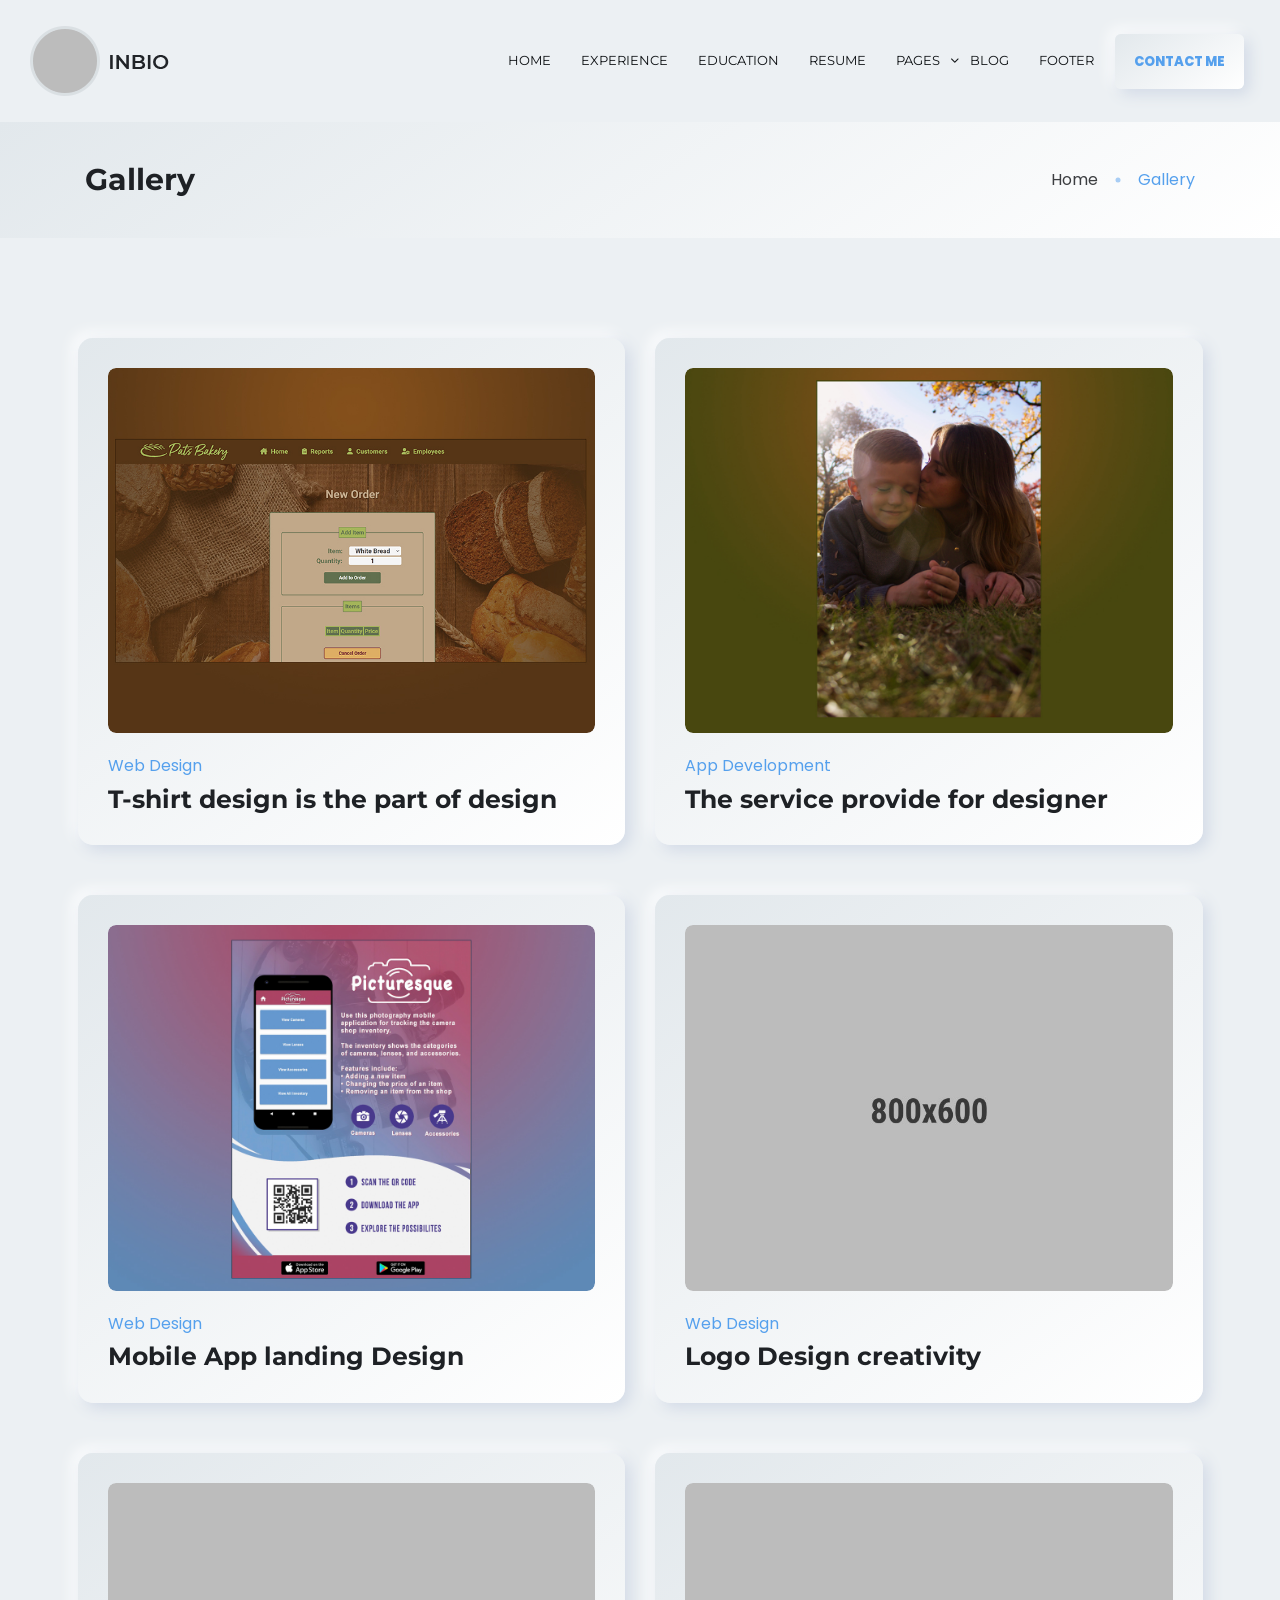
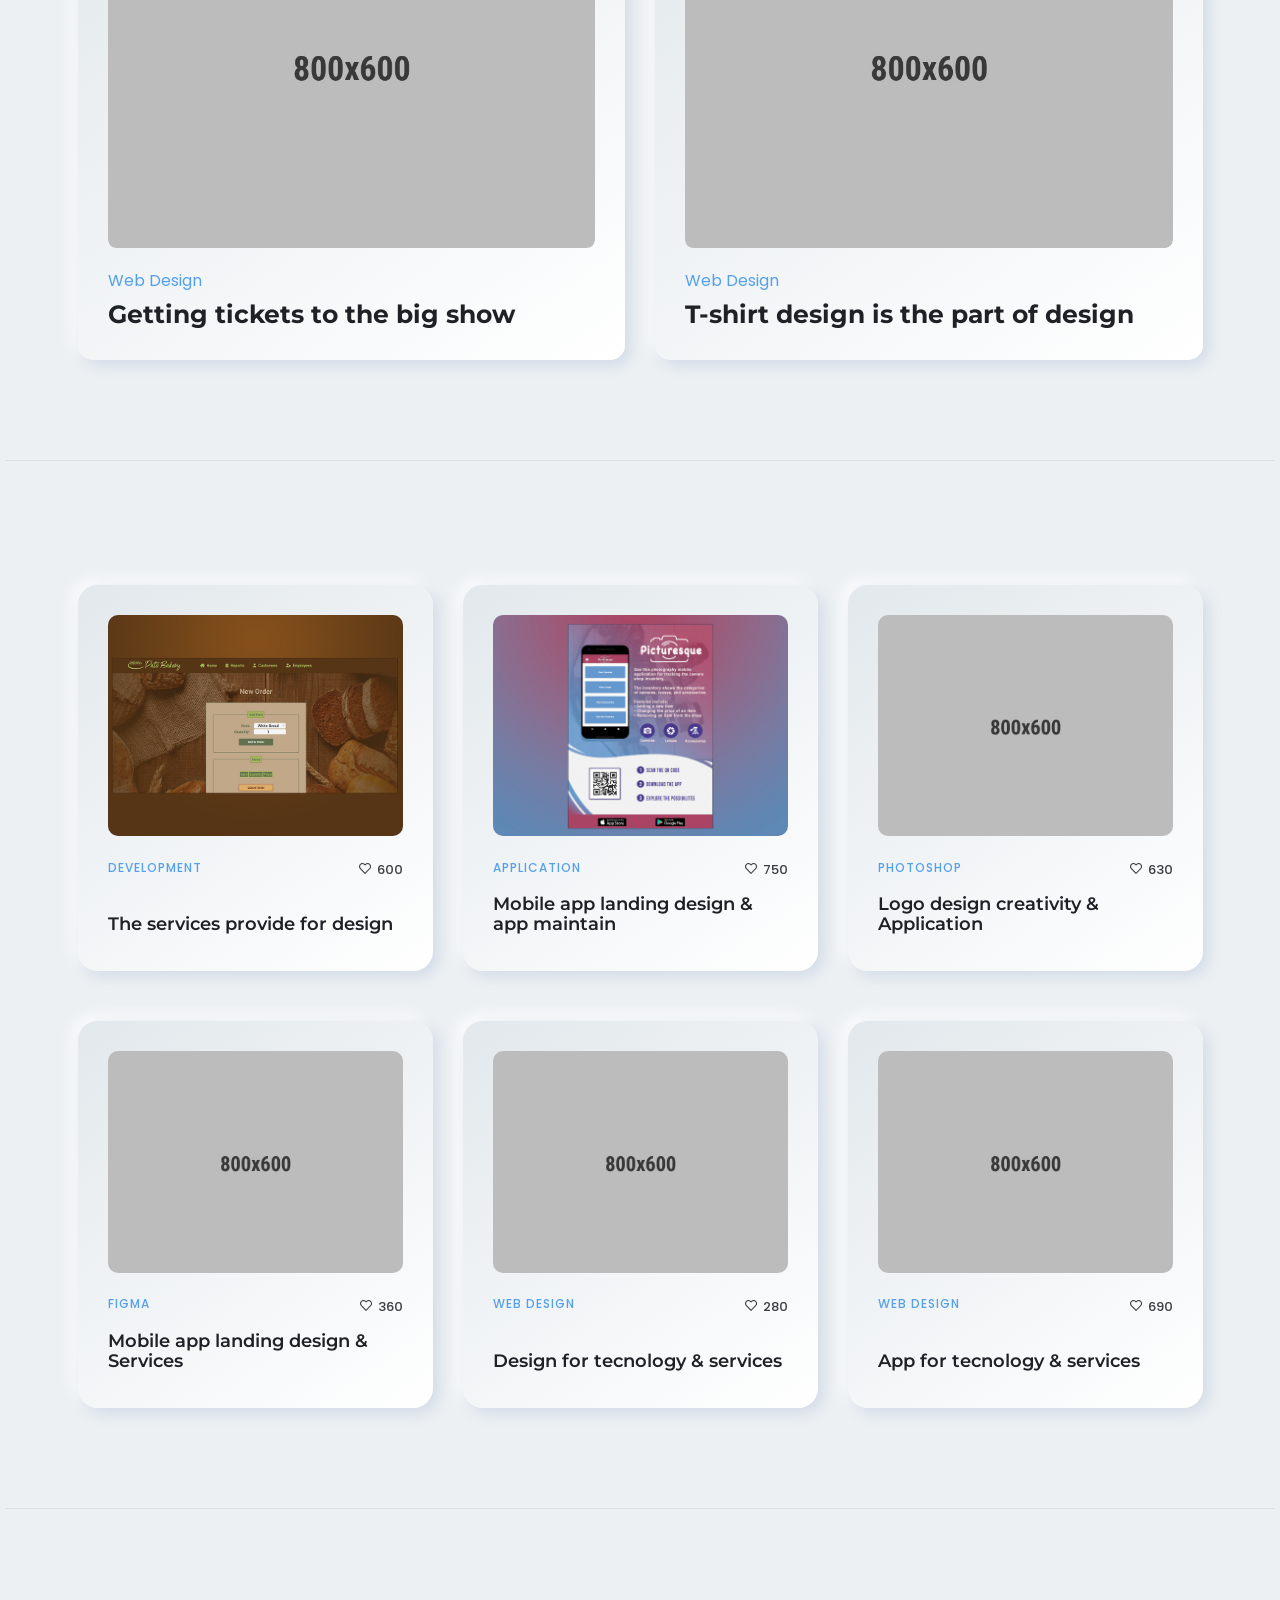
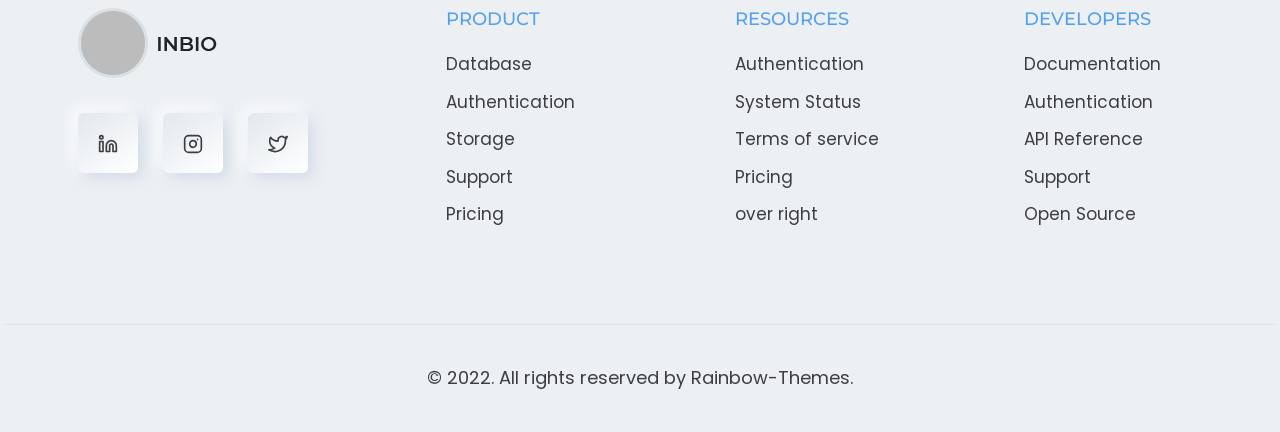
<file: gallery-white-version.html>
<!DOCTYPE html>
<html lang="en">

<head>
    <meta charset="utf-8">
    <meta http-equiv="x-ua-compatible" content="ie=edge">
    <title>Gallery || Inbio - Personal Portfolio Bootstrap-5 Template</title>
    <meta name="robots" content="noindex, follow" />
    <meta name="description" content="">
    <meta name="viewport" content="width=device-width, initial-scale=1, shrink-to-fit=no">
    <!-- Favicon -->
    <link rel="shortcut icon" type="image/x-icon" href="assets/images/favicon.ico">
    <!-- CSS 
    ============================================ -->
    <link rel="stylesheet" href="assets/css/vendor/bootstrap.min.css">
    <link rel="stylesheet" href="assets/css/vendor/slick.css">
    <link rel="stylesheet" href="assets/css/vendor/slick-theme.css">
    <link rel="stylesheet" href="assets/css/vendor/aos.css">
    <link rel="stylesheet" href="assets/css/plugins/feature.css">
    <!-- Style css -->
    <link rel="stylesheet" href="assets/css/style.css">
</head>

<body class="white-version">
    <!-- Start Header -->
    <header class="rn-header haeder-default inbio-default-header">
        <div class="header-wrapper rn-popup-mobile-menu m--0 row align-items-center">
            <!-- Start Header Left -->
            <div class="col-lg-2 col-6">
                <div class="header-left">
                    <div class="logo">
                        <a href="index.html">
                            <img src="assets/images/logo/logo-dark.png" alt="logo">
                        </a>
                    </div>
                </div>
            </div>
            <!-- End Header Left -->
            <!-- Start Header Center -->
            <div class="col-lg-10 col-6">
                <div class="header-center">
                    <nav class="mainmenu-nav d-none d-xl-block">
                        <!-- Start Mainmanu Nav -->
                        <ul class="primary-menu">
                            <li class="nav-item"><a class="nav-link" href="#">Home</a></li>
                            <li class="nav-item"><a class="nav-link" href="#">Experience</a>
                            </li>
                            <li class="nav-item"><a class="nav-link" href="#">Education</a>
                            </li>
                            <li class="nav-item"><a class="nav-link" href="#">Resume</a></li>
                            <li class="nav-item has-droupdown"><a class="nav-link" href="#">Pages</a>
                                <ul class="submenu">
                                    <li><a href="blog.html">Blog</a></li>
                                    <li><a href="button.html">Button</a></li>
                                    <li><a href="button-white.html">Button White</a></li>
                                    <li><a href="brand.html">Brand</a></li>
                                    <li><a href="brand-white-version.html">Brand White</a></li>
                                    <li><a href="gallery.html">Gallery</a></li>
                                    <li><a href="gallery-white-version.html">Gallery White</a></li>
                                    <li><a href="portfolio.html">Portfolio</a></li>
                                    <li><a href="portfolio-white-version.html">Portfolio White</a></li>
                                    <li><a href="pricing.html">Pricing</a></li>
                                    <li><a href="pricing-white-version.html">Pricing White</a></li>
                                    <li><a href="progressbar.html">Progressbar</a></li>
                                    <li><a href="progressbar-white-version.html">Progressbar White</a></li>
                                    <li><a href="social-icones.html">Social</a></li>
                                    <li><a href="social-icones-white-version.html">Social White</a></li>
                                    <li><a href="tab.html">Tab</a></li>
                                    <li><a href="tab-white-version.html">Tab White</a></li>
                                    <li><a href="testimonial.html">Testimonial</a></li>
                                    <li><a href="testimonial-white-version.html">Testimonial White</a></li>
                                    <li><a href="vedio-popup.html">Video Popup</a></li>
                                    <li><a href="vedio-popup-white-version.html">Video Popup White</a></li>
                                </ul>
                            </li>
                            <li class="nav-item"><a class="nav-link" href="#">Blog</a></li>
                            <li class="nav-item"><a class="nav-link" href="#">Footer</a></li>
                        </ul>
                        <!-- End Mainmanu Nav -->
                    </nav>
                    <!-- Start Header Right  -->
                    <div class="header-right">
                        <a class="rn-btn" href="#contacts"><span>CONTACT ME</span></a>

                        <div class="hamberger-menu d-block d-xl-none">
                            <i id="menuBtn" class="feather-menu humberger-menu"></i>
                        </div>

                        <div class="close-menu d-block">
                            <span class="closeTrigger">
                            <i data-feather="x"></i>
                        </span>
                        </div>
                    </div>
                    <!-- End Header Right  -->

                </div>
            </div>
            <!-- End Header Center -->
        </div>
    </header>
    <!-- End Header Area -->

    <!-- Start Popup Mobile Menu  -->
    <div class="popup-mobile-menu">
        <div class="inner">
            <div class="menu-top">
                <div class="menu-header">
                    <a class="logo" href="index.html">
                        <img src="assets/images/logo/logos-circle.png" alt="Personal Portfolio">
                    </a>
                    <div class="close-button">
                        <button class="close-menu-activation close"><i data-feather="x"></i></button>
                    </div>
                </div>
                <p class="discription">Lorem ipsum dolor sit amet consect adipisicing elit repellendus.
                </p>
            </div>
            <div class="content">
                <ul class="primary-menu">
                    <li><a class="nav-link" href="#">Home</a></li>
                    <li><a class="nav-link" href="#">Experience</a></li>
                    <li><a class="nav-link" href="#">Education</a></li>
                    <li><a class="nav-link" href="#">Resume</a></li>
                    <li class="has-droupdown"><a class="nav-link" href="#">Pages</a>
                        <ul class="submenu">
                            <li><a href="blog.html">Blog</a></li>
                            <li><a href="button.html">Button</a></li>
                            <li><a href="button-white.html">Button White</a></li>
                            <li><a href="brand.html">Brand</a></li>
                            <li><a href="brand-white-version.html">Brand White</a></li>
                            <li><a href="gallery.html">Gallery</a></li>
                            <li><a href="gallery-white-version.html">Gallery White</a></li>
                            <li><a href="portfolio.html">Portfolio</a></li>
                            <li><a href="portfolio-white-version.html">Portfolio White</a></li>
                            <li><a href="pricing.html">Pricing</a></li>
                            <li><a href="pricing-white-version.html">Pricing White</a></li>
                            <li><a href="progressbar.html">Progressbar</a></li>
                            <li><a href="progressbar-white-version.html">Progressbar White</a></li>
                            <li><a href="social-icones.html">Social</a></li>
                            <li><a href="social-icones-white-version.html">Social White</a></li>
                            <li><a href="tab.html">Tab</a></li>
                            <li><a href="tab-white-version.html">Tab White</a></li>
                            <li><a href="testimonial.html">Testimonial</a></li>
                            <li><a href="testimonial-white-version.html">Testimonial White</a></li>
                            <li><a href="vedio-popup.html">Video Popup</a></li>
                            <li><a href="vedio-popup-white-version.html">Video Popup White</a></li>
                        </ul>
                    </li>
                    <li><a class="nav-link" href="#">Blog</a></li>
                    <li><a class="nav-link" href="#">Footer</a></li>
                </ul>
                <!-- social sharea area -->
                <div class="social-share-style-1 mt--40">
                    <span class="title">find with me</span>
                    <ul class="social-share d-flex liststyle">
                        <li class="facebook"><a href="#"><svg xmlns="http://www.w3.org/2000/svg" width="24" height="24" viewBox="0 0 24 24" fill="none" stroke="currentColor" stroke-width="2" stroke-linecap="round" stroke-linejoin="round" class="feather feather-facebook">
                                    <path d="M18 2h-3a5 5 0 0 0-5 5v3H7v4h3v8h4v-8h3l1-4h-4V7a1 1 0 0 1 1-1h3z"></path>
                                </svg></a>
                        </li>
                        <li class="instagram"><a href="#"><svg xmlns="http://www.w3.org/2000/svg" width="24" height="24" viewBox="0 0 24 24" fill="none" stroke="currentColor" stroke-width="2" stroke-linecap="round" stroke-linejoin="round" class="feather feather-instagram">
                                    <rect x="2" y="2" width="20" height="20" rx="5" ry="5"></rect>
                                    <path d="M16 11.37A4 4 0 1 1 12.63 8 4 4 0 0 1 16 11.37z"></path>
                                    <line x1="17.5" y1="6.5" x2="17.51" y2="6.5"></line>
                                </svg></a>
                        </li>
                        <li class="linkedin"><a href="#"><svg xmlns="http://www.w3.org/2000/svg" width="24" height="24" viewBox="0 0 24 24" fill="none" stroke="currentColor" stroke-width="2" stroke-linecap="round" stroke-linejoin="round" class="feather feather-linkedin">
                                    <path d="M16 8a6 6 0 0 1 6 6v7h-4v-7a2 2 0 0 0-2-2 2 2 0 0 0-2 2v7h-4v-7a6 6 0 0 1 6-6z">
                                    </path>
                                    <rect x="2" y="9" width="4" height="12"></rect>
                                    <circle cx="4" cy="4" r="2"></circle>
                                </svg></a>
                        </li>
                    </ul>
                </div>
                <!-- end -->
            </div>
        </div>
    </div>


    <main class="main-page-wrapper">

        <!-- Start bread vrumb area -->
        <div class="breadcrumb-area rn-section-gap breadcrumb-style-one">
            <div class="plr--85">
                <div class="row">
                    <div class="col-lg-12">
                        <div class="breadcrumb-inner">
                            <h1 class="title">Gallery</h1>
                            <ul class="page-list">
                                <li><a href="index.html">Home</a></li>
                                <li class="separator"></li>
                                <li class="current-page">Gallery</li>
                            </ul>
                        </div>
                    </div>
                </div>
            </div>
        </div>
        <!-- Start bread vrumb area -->

        <!-- Start Gallery Area -->
        <div class="rn-gallery-area rn-section-gap bg_color--1 line-separator">
            <div class="container">
                <div class="gallery-wrapper gallery-grid row mt_dec--50" id="animated-thumbnials">

                    <!-- Start Single Gallery -->
                    <a data-aos="fade-up" data-aos-duration="1000" data-aos-delay="100" data-aos-once="true" class="item-portfolio-static mt--50 gallery col-lg-6 col-md-6" href="assets/images/portfolio/dp-big--portfolio-01.jpg">
                        <div class="portfolio-static">
                            <div class="thumbnail-inner">
                                <div class="thumbnail">
                                    <img src="assets/images/portfolio/portfolio-01.jpg" alt="Portfolio Images">
                                </div>
                            </div>
                            <div class="content">
                                <div class="inner">
                                    <p>Web Design</p>
                                    <h4>T-shirt design is the part of design</h4>
                                </div>
                            </div>
                        </div>
                    </a>
                    <!-- End Single Gallery -->

                    <!-- Start Single Gallery -->
                    <a data-aos="fade-up" data-aos-duration="1000" data-aos-delay="300" data-aos-once="true" class="item-portfolio-static mt--50 gallery col-lg-6 col-md-6" href="assets/images/portfolio/dp-big--portfolio-02.jpg">
                        <div class="portfolio-static">
                            <div class="thumbnail-inner">
                                <div class="thumbnail">
                                    <img src="assets/images/portfolio/portfolio-02.jpg" alt="Portfolio Images">
                                </div>
                            </div>
                            <div class="content">
                                <div class="inner">
                                    <p>App Development</p>
                                    <h4>The service provide for designer</h4>
                                </div>
                            </div>
                        </div>
                    </a>
                    <!-- End Single Gallery -->

                    <!-- Start Single Gallery -->
                    <a data-aos="fade-up" data-aos-duration="1000" data-aos-delay="100" data-aos-once="true" class="item-portfolio-static mt--50 gallery col-lg-6 col-md-6" href="assets/images/portfolio/dp-big--portfolio-03.jpg">
                        <div class="portfolio-static">
                            <div class="thumbnail-inner">
                                <div class="thumbnail">
                                    <img src="assets/images/portfolio/portfolio-03.jpg" alt="Portfolio Images">
                                </div>
                            </div>
                            <div class="content">
                                <div class="inner">
                                    <p>Web Design</p>
                                    <h4>Mobile App landing Design</h4>
                                </div>
                            </div>
                        </div>
                    </a>
                    <!-- End Single Gallery -->

                    <!-- Start Single Gallery -->
                    <a data-aos="fade-up" data-aos-duration="1000" data-aos-delay="300" data-aos-once="true" class="item-portfolio-static mt--50 gallery col-lg-6 col-md-6" href="assets/images/portfolio/dp-big--portfolio-04.jpg">
                        <div class="portfolio-static">
                            <div class="thumbnail-inner">
                                <div class="thumbnail">
                                    <img src="assets/images/portfolio/portfolio-04.jpg" alt="Portfolio Images">
                                </div>
                            </div>
                            <div class="content">
                                <div class="inner">
                                    <p>Web Design</p>
                                    <h4>Logo Design creativity</h4>
                                </div>
                            </div>
                        </div>
                    </a>
                    <!-- End Single Gallery -->

                    <!-- Start Single Gallery -->
                    <a data-aos="fade-up" data-aos-duration="1000" data-aos-delay="100" data-aos-once="true" class="item-portfolio-static mt--50 gallery col-lg-6 col-md-6" href="aassets/images/portfolio/dp-big--portfolio-05.jpg">
                        <div class="portfolio-static">
                            <div class="thumbnail-inner">
                                <div class="thumbnail">
                                    <img src="assets/images/portfolio/portfolio-05.jpg" alt="Portfolio Images">
                                </div>
                            </div>
                            <div class="content">
                                <div class="inner">
                                    <p>Web Design</p>
                                    <h4>Getting tickets to the big show</h4>
                                </div>
                            </div>
                        </div>
                    </a>
                    <!-- End Single Gallery -->

                    <!-- Start Single Gallery -->
                    <a data-aos="fade-up" data-aos-duration="1000" data-aos-delay="300" data-aos-once="true" class="item-portfolio-static mt--50 gallery col-lg-6 col-md-6" href="assets/images/portfolio/dp-big--portfolio-06.jpg">
                        <div class="portfolio-static">
                            <div class="thumbnail-inner">
                                <div class="thumbnail">
                                    <img src="assets/images/portfolio/portfolio-06.jpg" alt="Portfolio Images">
                                </div>
                            </div>
                            <div class="content">
                                <div class="inner">
                                    <p>Web Design</p>
                                    <h4>T-shirt design is the part of design</h4>
                                </div>
                            </div>
                        </div>
                    </a>
                    <!-- End Single Gallery -->
                </div>
            </div>
        </div>
        <!-- Start Gallery Area End -->

        <!-- Start Portfolio Area -->
        <div class="rn-portfolio-area rn-section-gap section-separator" id="portfolio">
            <div class="container">
                <div class="row row--25 mt_dec--25 plr_sm--10">
                    <!-- Start Single Portfolio -->
                    <div data-aos="fade-up" data-aos-delay="200" data-aos-once="true" class="col-lg-6 col-xl-4 col-md-6 col-12 mt--50 mt_lg--30 mt_md--30 mt_sm--30">
                        <div class="rn-portfolio" data-toggle="modal" data-target="#exampleModalCenter">
                            <div class="inner">
                                <div class="thumbnail">
                                    <a href="javascript:void(0)">
                                        <img src="assets/images/portfolio/portfolio-01.jpg" alt="Personal Portfolio Images">
                                    </a>
                                </div>
                                <div class="content">
                                    <div class="category-info">
                                        <div class="category-list">
                                            <a href="javascript:void(0)">Development</a>
                                        </div>
                                        <div class="meta">
                                            <span><a href="javascript:void(0)"><i class="feather-heart"></i></a>
                                                600</span>
                                        </div>
                                    </div>
                                    <h4 class="title"><a href="javascript:void(0)">The services provide for design <i
                                                class="feather-arrow-up-right"></i></a></h4>
                                </div>
                            </div>
                        </div>
                    </div>
                    <!-- End Single Portfolio -->

                    <!-- Start Single Portfolio -->
                    <div data-aos="fade-up" data-aos-delay="400" data-aos-once="true" class="col-lg-6 col-xl-4 col-md-6 col-12 mt--50 mt_lg--30 mt_md--30 mt_sm--30">
                        <div class="rn-portfolio" data-toggle="modal" data-target="#exampleModalCenter">
                            <div class="inner">
                                <div class="thumbnail">
                                    <a href="javascript:void(0)">
                                        <img src="assets/images/portfolio/portfolio-03.jpg" alt="Personal Portfolio Images">
                                    </a>
                                </div>
                                <div class="content">
                                    <div class="category-info">
                                        <div class="category-list">
                                            <a href="javascript:void(0)">Application</a>
                                        </div>
                                        <div class="meta">
                                            <span><a href="javascript:void(0)"><i class="feather-heart"></i></a>
                                                750</span>
                                        </div>
                                    </div>
                                    <h4 class="title"><a href="javascript:void(0)">Mobile app landing design & app
                                            maintain<i class="feather-arrow-up-right"></i></a></h4>
                                </div>
                            </div>
                        </div>
                    </div>
                    <!-- End Single Portfolio -->

                    <!-- Start Single Portfolio -->
                    <div data-aos="fade-up" data-aos-delay="600" data-aos-once="true" class="col-lg-6 col-xl-4 col-md-6 col-12 mt--50 mt_lg--30 mt_md--30 mt_sm--30">
                        <div class="rn-portfolio" data-toggle="modal" data-target="#exampleModalCenter">
                            <div class="inner">
                                <div class="thumbnail">
                                    <a href="javascript:void(0)">
                                        <img src="assets/images/portfolio/portfolio-04.jpg" alt="Personal Portfolio Images">
                                    </a>
                                </div>
                                <div class="content">
                                    <div class="category-info">
                                        <div class="category-list">
                                            <a href="javascript:void(0)">Photoshop</a>
                                        </div>
                                        <div class="meta">
                                            <span><a href="javascript:void(0)"><i class="feather-heart"></i></a>
                                                630</span>
                                        </div>
                                    </div>
                                    <h4 class="title"><a href="javascript:void(0)">Logo design creativity & Application
                                            <i class="feather-arrow-up-right"></i></a></h4>
                                </div>
                            </div>
                        </div>
                    </div>
                    <!-- End Single Portfolio -->

                    <!-- Start Single Portfolio -->
                    <div data-aos="fade-up" data-aos-delay="200" data-aos-once="true" class="col-lg-6 col-xl-4 col-md-6 col-12 mt--50 mt_lg--30 mt_md--30 mt_sm--30">
                        <div class="rn-portfolio" data-toggle="modal" data-target="#exampleModalCenter">
                            <div class="inner">
                                <div class="thumbnail">
                                    <a href="javascript:void(0)">
                                        <img src="assets/images/portfolio/portfolio-05.jpg" alt="Personal Portfolio Images">
                                    </a>
                                </div>
                                <div class="content">
                                    <div class="category-info">
                                        <div class="category-list">
                                            <a href="javascript:void(0)">Figma</a>
                                        </div>
                                        <div class="meta">
                                            <span><a href="javascript:void(0)"><i class="feather-heart"></i></a>
                                                360</span>
                                        </div>
                                    </div>
                                    <h4 class="title"><a href="javascript:void(0)">Mobile app landing design &
                                            Services<i class="feather-arrow-up-right"></i></a></h4>
                                </div>
                            </div>
                        </div>
                    </div>
                    <!-- End Single Portfolio -->

                    <!-- Start Single Portfolio -->
                    <div data-aos="fade-up" data-aos-delay="400" data-aos-once="true" class="col-lg-6 col-xl-4 col-md-6 col-12 mt--50 mt_lg--30 mt_md--30 mt_sm--30">
                        <div class="rn-portfolio" data-toggle="modal" data-target="#exampleModalCenter">
                            <div class="inner">
                                <div class="thumbnail">
                                    <a href="javascript:void(0)">
                                        <img src="assets/images/portfolio/portfolio-06.jpg" alt="Personal Portfolio Images">
                                    </a>
                                </div>
                                <div class="content">
                                    <div class="category-info">
                                        <div class="category-list">
                                            <a href="javascript:void(0)">Web Design</a>
                                        </div>
                                        <div class="meta">
                                            <span><a href="javascript:void(0)"><i class="feather-heart"></i></a>
                                                280</span>
                                        </div>
                                    </div>
                                    <h4 class="title"><a href="javascript:void(0)">Design for tecnology & services<i
                                                class="feather-arrow-up-right"></i></a></h4>
                                </div>
                            </div>
                        </div>
                    </div>
                    <!-- End Single Portfolio -->

                    <!-- Start Single Portfolio -->
                    <div data-aos="fade-up" data-aos-delay="600" data-aos-once="true" class="col-lg-6 col-xl-4 col-md-6 col-12 mt--50 mt_lg--30 mt_md--30 mt_sm--30">
                        <div class="rn-portfolio" data-toggle="modal" data-target="#exampleModalCenter">
                            <div class="inner">
                                <div class="thumbnail">
                                    <a href="javascript:void(0)">
                                        <img src="assets/images/portfolio/portfolio-06.jpg" alt="Personal Portfolio Images">
                                    </a>
                                </div>
                                <div class="content">
                                    <div class="category-info">
                                        <div class="category-list">
                                            <a href="javascript:void(0)">Web Design</a>
                                        </div>
                                        <div class="meta">
                                            <span><a href="javascript:void(0)"><i class="feather-heart"></i></a>
                                                690</span>
                                        </div>
                                    </div>
                                    <h4 class="title"><a href="javascript:void(0)">App for tecnology & services<i
                                                class="feather-arrow-up-right"></i></a></h4>
                                </div>
                            </div>
                        </div>
                    </div>
                    <!-- End Single Portfolio -->
                </div>
            </div>
        </div>
        <!-- End portfolio Area -->

        <!-- Back to  top Start -->
        <div class="backto-top">
            <div>
                <i data-feather="arrow-up"></i>
            </div>
        </div>
        <!-- Back to top end -->


        <!-- Rn footer area Start -->
        <div id="footer" class="rn-footer-area footer-style-2 rn-section-gapTop section-separator">
            <div class="container pb--80 pb_sm--40 plr_sm--20">
                <div class="row">
                    <div class="col-xl-3 col-12 col-lg-3 col-md-6 col-sm-6 col-12">
                        <div class="logo-thumbnail">
                            <a href="#"><img src="assets/images/logo/logo-dark.png" alt="logo-image"></a>
                        </div>
                        <div class="social-icone-wrapper">
                            <ul class="social-share d-flex liststyle">
                                <li class="facebook"><a href="#"><i data-feather="linkedin"></i></a>
                                </li>
                                <li class="instagram"><a href="#"><i data-feather="instagram"></i></a>
                                </li>
                                <li class="linkedin"><a href="#"><i data-feather="twitter"></i></a>
                                </li>
                            </ul>
                        </div>
                    </div>
                    <div class="col-sl-3 col-12 mt_sm--20 col-lg-3 col-md-6 col-sm-6 col-12">
                        <div class="menu-wrapper">
                            <div class="menu-title">
                                <h6>product</h6>
                            </div>
                            <ul class="menu-footer">
                                <li><a href="#">Database</a></li>
                                <li><a href="#">Authentication</a></li>
                                <li><a href="#">Storage</a></li>
                                <li><a href="#">Support</a></li>
                                <li><a href="#">Pricing</a></li>
                            </ul>
                        </div>
                    </div>
                    <div class="col-sl-3 col-12 mt_sm--20 col-lg-3 col-md-6 col-sm-6 col-12">
                        <div class="menu-wrapper">
                            <div class="menu-title">
                                <h6>Resources</h6>
                            </div>
                            <ul class="menu-footer">
                                <li><a href="#">Authentication</a></li>
                                <li><a href="#">System Status</a></li>
                                <li><a href="#">Terms of service</a></li>
                                <li><a href="#">Pricing</a></li>
                                <li><a href="#">over right</a></li>
                            </ul>
                        </div>
                    </div>
                    <div class="col-sl-3 col-12 mt_sm--20 col-lg-3 col-md-6 col-sm-6 col-12">
                        <div class="menu-wrapper">
                            <div class="menu-title">
                                <h6>Developers</h6>
                            </div>
                            <ul class="menu-footer">
                                <li><a href="#">Documentation</a></li>
                                <li><a href="#">Authentication</a></li>
                                <li><a href="#">API Reference</a></li>
                                <li><a href="#">Support</a></li>
                                <li><a href="#">Open Source</a></li>
                            </ul>
                        </div>
                    </div>
                </div>
            </div>
            <div class="copyright text-center ptb--40 section-separator">
                <p class="description">© 2022. All rights reserved by <a target="_blank" href="https://themeforest.net/user/rainbow-themes/portfolio">Rainbow-Themes.</a></p>
            </div>
        </div>
        <!-- Rn footer area end -->
    </main>

    <!-- JS ============================================ -->
    <script src="assets/js/vendor/jquery.js"></script>
    <script src="assets/js/vendor/modernizer.min.js"></script>
    <script src="assets/js/vendor/feather.min.js"></script>
    <script src="assets/js/vendor/slick.min.js"></script>
    <script src="assets/js/vendor/bootstrap.js"></script>
    <script src="assets/js/vendor/text-type.js"></script>
    <script src="assets/js/vendor/wow.js"></script>
    <script src="assets/js/vendor/aos.js"></script>
    <script src="assets/js/vendor/particles.js"></script>
    <script src="assets/js/vendor/jquery-one-page-nav.js"></script>
    <!-- main JS -->
    <script src="assets/js/main.js"></script>
</body>

</html>
</file>
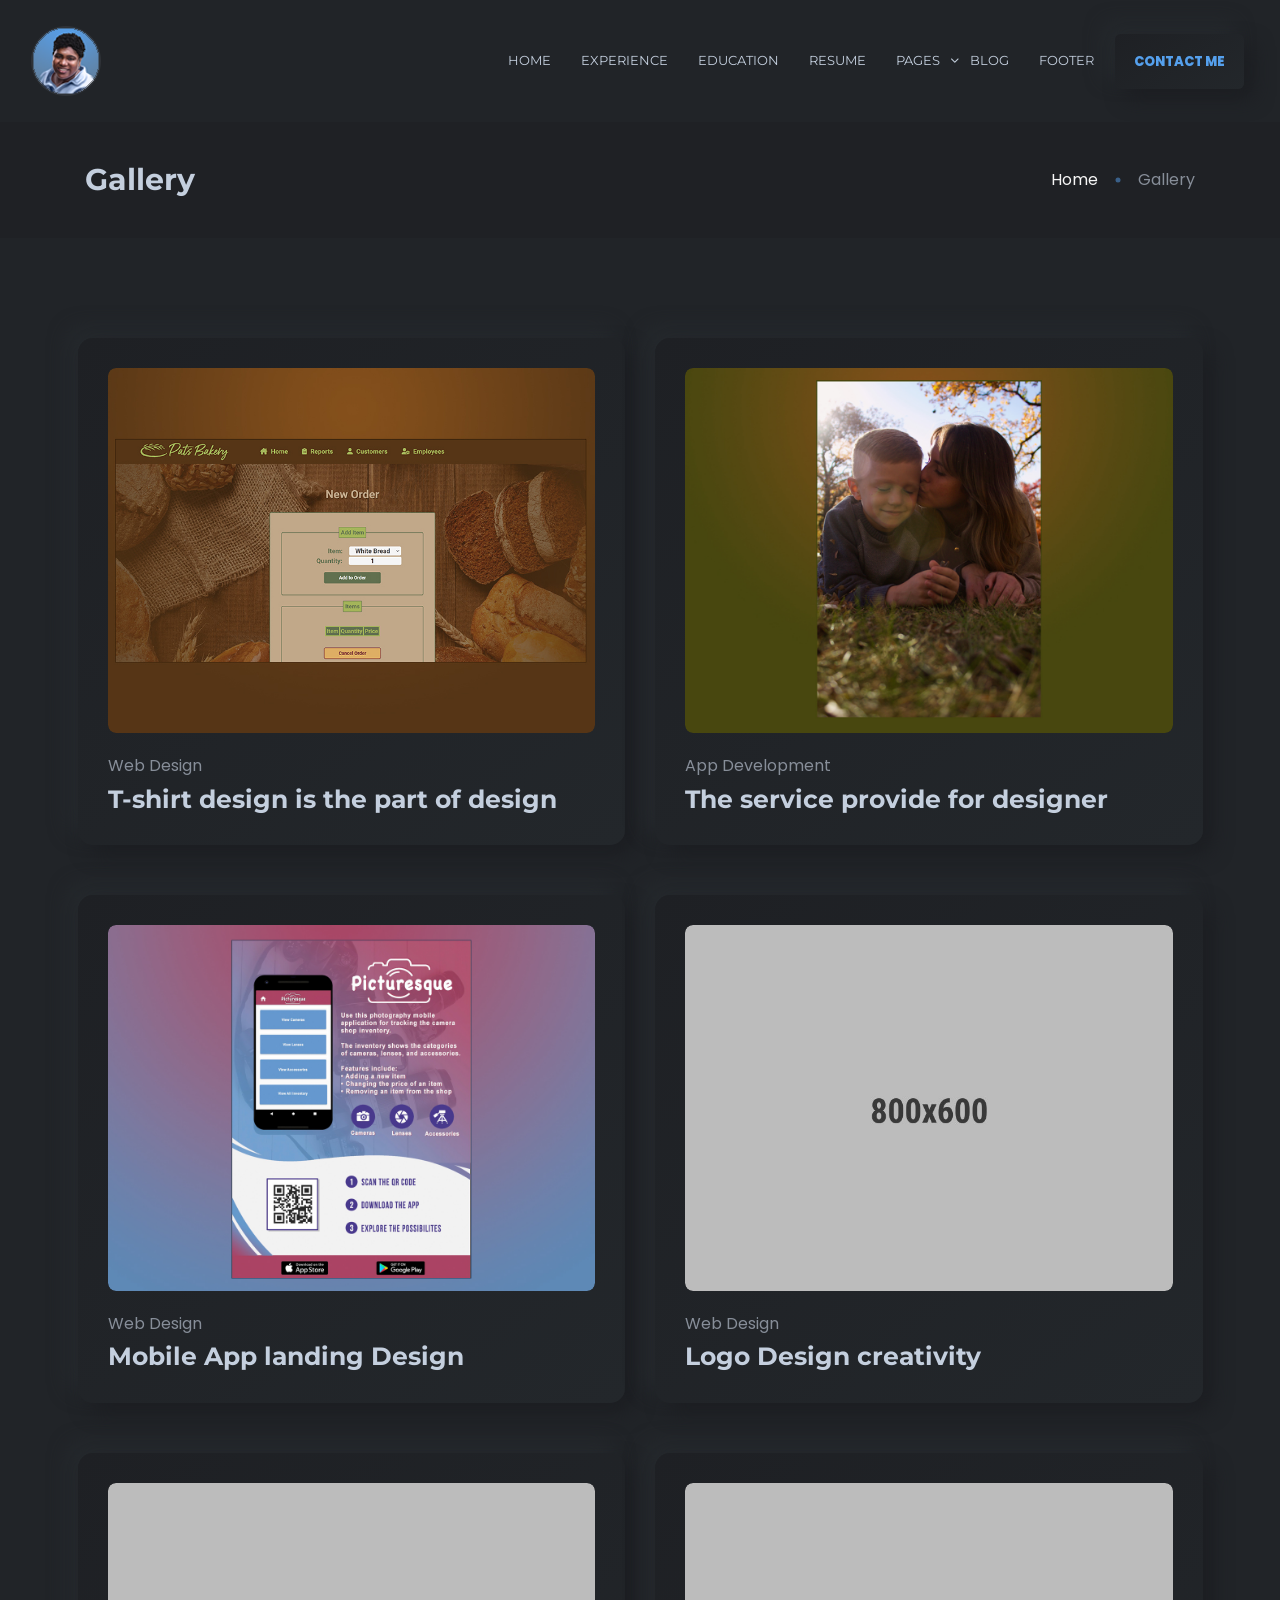
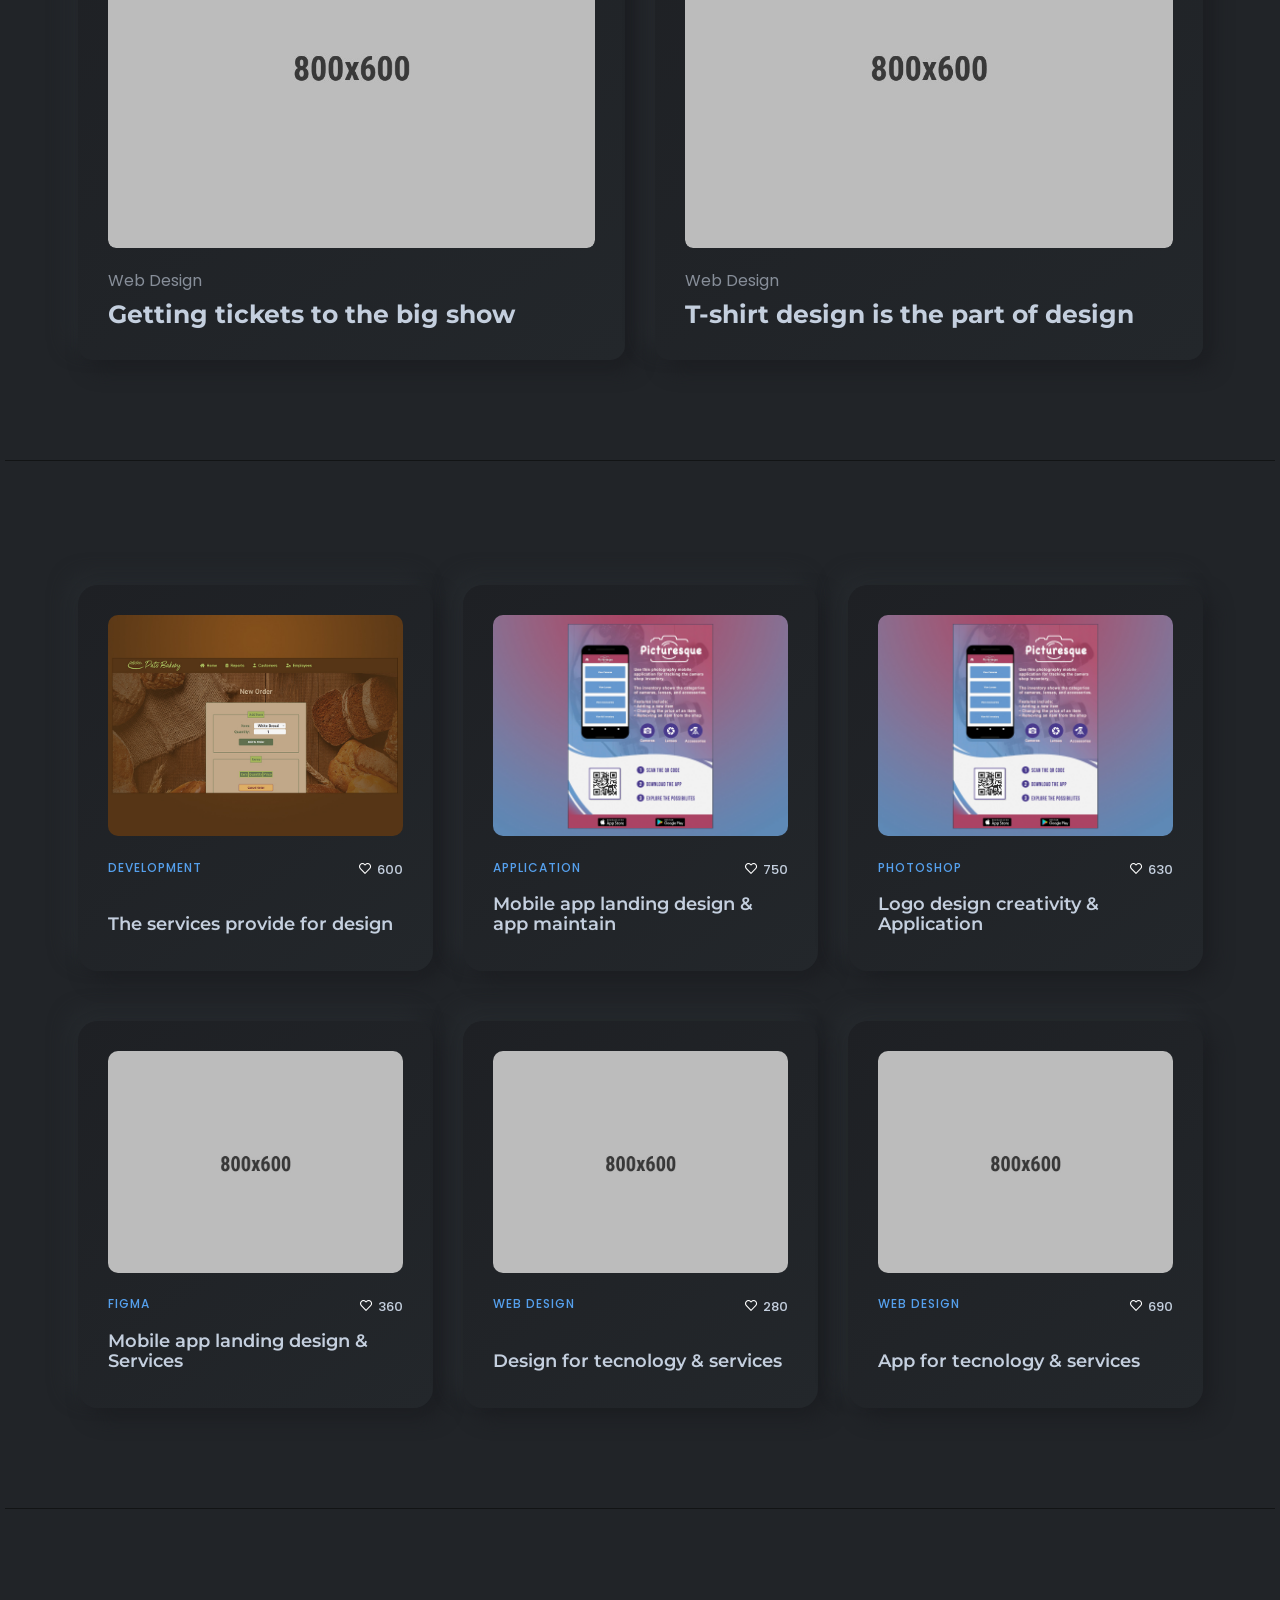
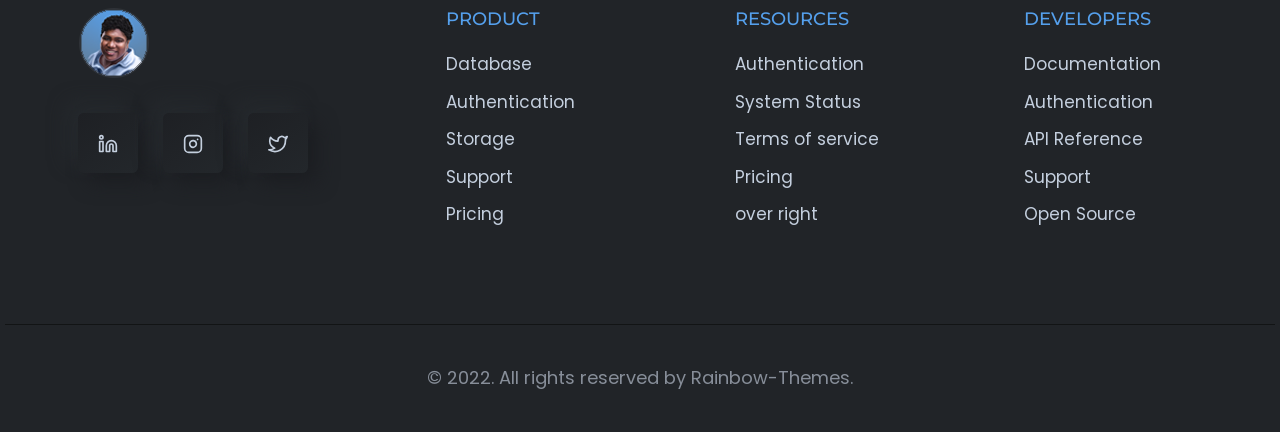
<file: gallery.html>
<!DOCTYPE html>
<html lang="en">

<head>
    <meta charset="utf-8">
    <meta http-equiv="x-ua-compatible" content="ie=edge">
    <title>Gallery || Inbio - Personal Portfolio Bootstrap-5 Template</title>
    <meta name="robots" content="noindex, follow" />
    <meta name="description" content="">
    <meta name="viewport" content="width=device-width, initial-scale=1, shrink-to-fit=no">
    <!-- Favicon -->
    <link rel="shortcut icon" type="image/x-icon" href="assets/images/favicon.ico">
    <!-- CSS 
    ============================================ -->
    <link rel="stylesheet" href="assets/css/vendor/bootstrap.min.css">
    <link rel="stylesheet" href="assets/css/vendor/slick.css">
    <link rel="stylesheet" href="assets/css/vendor/slick-theme.css">
    <link rel="stylesheet" href="assets/css/vendor/aos.css">
    <link rel="stylesheet" href="assets/css/plugins/feature.css">
    <!-- Style css -->
    <link rel="stylesheet" href="assets/css/style.css">
</head>

<body class="template-color-1">

    <!-- Start Header -->
    <header class="rn-header haeder-default inbio-default-header">
        <div class="header-wrapper rn-popup-mobile-menu m--0 row align-items-center">
            <!-- Start Header Left -->
            <div class="col-lg-2 col-6">
                <div class="header-left">
                    <div class="logo">
                        <a href="index.html">
                            <img src="assets/images/logo/logo.png" alt="logo">
                        </a>
                    </div>
                </div>
            </div>
            <!-- End Header Left -->
            <!-- Start Header Center -->
            <div class="col-lg-10 col-6">
                <div class="header-center">
                    <nav class="mainmenu-nav d-none d-xl-block">
                        <!-- Start Mainmanu Nav -->
                        <ul class="primary-menu">
                            <li class="nav-item"><a class="nav-link" href="#">Home</a></li>
                            <li class="nav-item"><a class="nav-link" href="#">Experience</a>
                            </li>
                            <li class="nav-item"><a class="nav-link" href="#">Education</a>
                            </li>
                            <li class="nav-item"><a class="nav-link" href="#">Resume</a></li>
                            <li class="nav-item has-droupdown"><a class="nav-link" href="#">Pages</a>
                                <ul class="submenu">
                                    <li><a href="blog.html">Blog</a></li>
                                    <li><a href="button.html">Button</a></li>
                                    <li><a href="button-white.html">Button White</a></li>
                                    <li><a href="brand.html">Brand</a></li>
                                    <li><a href="brand-white-version.html">Brand White</a></li>
                                    <li><a href="gallery.html">Gallery</a></li>
                                    <li><a href="gallery-white-version.html">Gallery White</a></li>
                                    <li><a href="portfolio.html">Portfolio</a></li>
                                    <li><a href="portfolio-white-version.html">Portfolio White</a></li>
                                    <li><a href="pricing.html">Pricing</a></li>
                                    <li><a href="pricing-white-version.html">Pricing White</a></li>
                                    <li><a href="progressbar.html">Progressbar</a></li>
                                    <li><a href="progressbar-white-version.html">Progressbar White</a></li>
                                    <li><a href="social-icones.html">Social</a></li>
                                    <li><a href="social-icones-white-version.html">Social White</a></li>
                                    <li><a href="tab.html">Tab</a></li>
                                    <li><a href="tab-white-version.html">Tab White</a></li>
                                    <li><a href="testimonial.html">Testimonial</a></li>
                                    <li><a href="testimonial-white-version.html">Testimonial White</a></li>
                                    <li><a href="vedio-popup.html">Video Popup</a></li>
                                    <li><a href="vedio-popup-white-version.html">Video Popup White</a></li>
                                </ul>
                            </li>
                            <li class="nav-item"><a class="nav-link" href="#">Blog</a></li>
                            <li class="nav-item"><a class="nav-link" href="#">Footer</a></li>
                        </ul>
                        <!-- End Mainmanu Nav -->
                    </nav>
                    <!-- Start Header Right  -->
                    <div class="header-right">
                        <a class="rn-btn" href="#contacts"><span>CONTACT ME</span></a>

                        <div class="hamberger-menu d-block d-xl-none">
                            <i id="menuBtn" class="feather-menu humberger-menu"></i>
                        </div>

                        <div class="close-menu d-block">
                            <span class="closeTrigger">
                            <i data-feather="x"></i>
                        </span>
                        </div>
                    </div>
                    <!-- End Header Right  -->

                </div>
            </div>
            <!-- End Header Center -->
        </div>
    </header>
    <!-- End Header Area -->

    <!-- Start Popup Mobile Menu  -->
    <div class="popup-mobile-menu">
        <div class="inner">
            <div class="menu-top">
                <div class="menu-header">
                    <a class="logo" href="index.html">
                        <img src="assets/images/logo/logos-circle.png" alt="Personal Portfolio">
                    </a>
                    <div class="close-button">
                        <button class="close-menu-activation close"><i data-feather="x"></i></button>
                    </div>
                </div>
                <p class="discription">Lorem ipsum dolor sit amet consect adipisicing elit repellendus.
                </p>
            </div>
            <div class="content">
                <ul class="primary-menu">
                    <li><a class="nav-link" href="#">Home</a></li>
                    <li><a class="nav-link" href="#">Experience</a></li>
                    <li><a class="nav-link" href="#">Education</a></li>
                    <li><a class="nav-link" href="#">Resume</a></li>
                    <li class="has-droupdown"><a class="nav-link" href="#">Pages</a>
                        <ul class="submenu">
                            <li><a href="blog.html">Blog</a></li>
                            <li><a href="button.html">Button</a></li>
                            <li><a href="button-white.html">Button White</a></li>
                            <li><a href="brand.html">Brand</a></li>
                            <li><a href="brand-white-version.html">Brand White</a></li>
                            <li><a href="gallery.html">Gallery</a></li>
                            <li><a href="gallery-white-version.html">Gallery White</a></li>
                            <li><a href="portfolio.html">Portfolio</a></li>
                            <li><a href="portfolio-white-version.html">Portfolio White</a></li>
                            <li><a href="pricing.html">Pricing</a></li>
                            <li><a href="pricing-white-version.html">Pricing White</a></li>
                            <li><a href="progressbar.html">Progressbar</a></li>
                            <li><a href="progressbar-white-version.html">Progressbar White</a></li>
                            <li><a href="social-icones.html">Social</a></li>
                            <li><a href="social-icones-white-version.html">Social White</a></li>
                            <li><a href="tab.html">Tab</a></li>
                            <li><a href="tab-white-version.html">Tab White</a></li>
                            <li><a href="testimonial.html">Testimonial</a></li>
                            <li><a href="testimonial-white-version.html">Testimonial White</a></li>
                            <li><a href="vedio-popup.html">Video Popup</a></li>
                            <li><a href="vedio-popup-white-version.html">Video Popup White</a></li>
                        </ul>
                    </li>
                    <li><a class="nav-link" href="#">Blog</a></li>
                    <li><a class="nav-link" href="#">Footer</a></li>
                </ul>
                <!-- social sharea area -->
                <div class="social-share-style-1 mt--40">
                    <span class="title">find with me</span>
                    <ul class="social-share d-flex liststyle">
                        <li class="facebook"><a href="#"><svg xmlns="http://www.w3.org/2000/svg" width="24" height="24" viewBox="0 0 24 24" fill="none" stroke="currentColor" stroke-width="2" stroke-linecap="round" stroke-linejoin="round" class="feather feather-facebook">
                                    <path d="M18 2h-3a5 5 0 0 0-5 5v3H7v4h3v8h4v-8h3l1-4h-4V7a1 1 0 0 1 1-1h3z"></path>
                                </svg></a>
                        </li>
                        <li class="instagram"><a href="#"><svg xmlns="http://www.w3.org/2000/svg" width="24" height="24" viewBox="0 0 24 24" fill="none" stroke="currentColor" stroke-width="2" stroke-linecap="round" stroke-linejoin="round" class="feather feather-instagram">
                                    <rect x="2" y="2" width="20" height="20" rx="5" ry="5"></rect>
                                    <path d="M16 11.37A4 4 0 1 1 12.63 8 4 4 0 0 1 16 11.37z"></path>
                                    <line x1="17.5" y1="6.5" x2="17.51" y2="6.5"></line>
                                </svg></a>
                        </li>
                        <li class="linkedin"><a href="#"><svg xmlns="http://www.w3.org/2000/svg" width="24" height="24" viewBox="0 0 24 24" fill="none" stroke="currentColor" stroke-width="2" stroke-linecap="round" stroke-linejoin="round" class="feather feather-linkedin">
                                    <path d="M16 8a6 6 0 0 1 6 6v7h-4v-7a2 2 0 0 0-2-2 2 2 0 0 0-2 2v7h-4v-7a6 6 0 0 1 6-6z">
                                    </path>
                                    <rect x="2" y="9" width="4" height="12"></rect>
                                    <circle cx="4" cy="4" r="2"></circle>
                                </svg></a>
                        </li>
                    </ul>
                </div>
                <!-- end -->
            </div>
        </div>
    </div>


    <main class="main-page-wrapper">

        <!-- Start bread vrumb area -->
        <div class="breadcrumb-area rn-section-gap breadcrumb-style-one">
            <div class="plr--85">
                <div class="row">
                    <div class="col-lg-12">
                        <div class="breadcrumb-inner">
                            <h1 class="title">Gallery</h1>
                            <ul class="page-list">
                                <li><a href="index.html">Home</a></li>
                                <li class="separator"></li>
                                <li class="current-page">Gallery</li>
                            </ul>
                        </div>
                    </div>
                </div>
            </div>
        </div>
        <!-- Start bread vrumb area -->

        <!-- Start Gallery Area -->
        <div class="rn-gallery-area rn-section-gap bg_color--1 line-separator">
            <div class="container">
                <div class="gallery-wrapper gallery-grid row mt_dec--50" id="animated-thumbnials">

                    <!-- Start Single Gallery -->
                    <a data-aos="fade-up" data-aos-duration="1000" data-aos-delay="100" data-aos-once="true" class="item-portfolio-static mt--50 gallery col-lg-6 col-md-6" href="assets/images/portfolio/dp-big--portfolio-01.jpg">
                        <div class="portfolio-static">
                            <div class="thumbnail-inner">
                                <div class="thumbnail">
                                    <img src="assets/images/portfolio/portfolio-01.jpg" alt="Portfolio Images">
                                </div>
                            </div>
                            <div class="content">
                                <div class="inner">
                                    <p>Web Design</p>
                                    <h4>T-shirt design is the part of design</h4>
                                </div>
                            </div>
                        </div>
                    </a>
                    <!-- End Single Gallery -->

                    <!-- Start Single Gallery -->
                    <a data-aos="fade-up" data-aos-duration="1000" data-aos-delay="300" data-aos-once="true" class="item-portfolio-static mt--50 gallery col-lg-6 col-md-6" href="assets/images/portfolio/dp-big--portfolio-02.jpg">
                        <div class="portfolio-static">
                            <div class="thumbnail-inner">
                                <div class="thumbnail">
                                    <img src="assets/images/portfolio/portfolio-02.jpg" alt="Portfolio Images">
                                </div>
                            </div>
                            <div class="content">
                                <div class="inner">
                                    <p>App Development</p>
                                    <h4>The service provide for designer</h4>
                                </div>
                            </div>
                        </div>
                    </a>
                    <!-- End Single Gallery -->

                    <!-- Start Single Gallery -->
                    <a data-aos="fade-up" data-aos-duration="1000" data-aos-delay="100" data-aos-once="true" class="item-portfolio-static mt--50 gallery col-lg-6 col-md-6" href="assets/images/portfolio/dp-big--portfolio-03.jpg">
                        <div class="portfolio-static">
                            <div class="thumbnail-inner">
                                <div class="thumbnail">
                                    <img src="assets/images/portfolio/portfolio-03.jpg" alt="Portfolio Images">
                                </div>
                            </div>
                            <div class="content">
                                <div class="inner">
                                    <p>Web Design</p>
                                    <h4>Mobile App landing Design</h4>
                                </div>
                            </div>
                        </div>
                    </a>
                    <!-- End Single Gallery -->

                    <!-- Start Single Gallery -->
                    <a data-aos="fade-up" data-aos-duration="1000" data-aos-delay="300" data-aos-once="true" class="item-portfolio-static mt--50 gallery col-lg-6 col-md-6" href="assets/images/portfolio/dp-big--portfolio-04.jpg">
                        <div class="portfolio-static">
                            <div class="thumbnail-inner">
                                <div class="thumbnail">
                                    <img src="assets/images/portfolio/portfolio-04.jpg" alt="Portfolio Images">
                                </div>
                            </div>
                            <div class="content">
                                <div class="inner">
                                    <p>Web Design</p>
                                    <h4>Logo Design creativity</h4>
                                </div>
                            </div>
                        </div>
                    </a>
                    <!-- End Single Gallery -->

                    <!-- Start Single Gallery -->
                    <a data-aos="fade-up" data-aos-duration="1000" data-aos-delay="100" data-aos-once="true" class="item-portfolio-static mt--50 gallery col-lg-6 col-md-6" href="aassets/images/portfolio/dp-big--portfolio-05.jpg">
                        <div class="portfolio-static">
                            <div class="thumbnail-inner">
                                <div class="thumbnail">
                                    <img src="assets/images/portfolio/portfolio-05.jpg" alt="Portfolio Images">
                                </div>
                            </div>
                            <div class="content">
                                <div class="inner">
                                    <p>Web Design</p>
                                    <h4>Getting tickets to the big show</h4>
                                </div>
                            </div>
                        </div>
                    </a>
                    <!-- End Single Gallery -->

                    <!-- Start Single Gallery -->
                    <a data-aos="fade-up" data-aos-duration="1000" data-aos-delay="300" data-aos-once="true" class="item-portfolio-static mt--50 gallery col-lg-6 col-md-6" href="assets/images/portfolio/dp-big--portfolio-06.jpg">
                        <div class="portfolio-static">
                            <div class="thumbnail-inner">
                                <div class="thumbnail">
                                    <img src="assets/images/portfolio/portfolio-06.jpg" alt="Portfolio Images">
                                </div>
                            </div>
                            <div class="content">
                                <div class="inner">
                                    <p>Web Design</p>
                                    <h4>T-shirt design is the part of design</h4>
                                </div>
                            </div>
                        </div>
                    </a>
                    <!-- End Single Gallery -->
                </div>
            </div>
        </div>
        <!-- Start Gallery Area End -->

        <!-- Start Portfolio Area -->
        <div class="rn-portfolio-area rn-section-gap section-separator" id="portfolio">
            <div class="container">
                <div class="row row--25 mt_dec--25 plr_sm--10">
                    <!-- Start Single Portfolio -->
                    <div data-aos="fade-up" data-aos-delay="200" data-aos-once="true" class="col-lg-6 col-xl-4 col-md-6 col-12 mt--50 mt_lg--30 mt_md--30 mt_sm--30">
                        <div class="rn-portfolio" data-toggle="modal" data-target="#exampleModalCenter">
                            <div class="inner">
                                <div class="thumbnail">
                                    <a href="javascript:void(0)">
                                        <img src="assets/images/portfolio/portfolio-01.jpg" alt="Personal Portfolio Images">
                                    </a>
                                </div>
                                <div class="content">
                                    <div class="category-info">
                                        <div class="category-list">
                                            <a href="javascript:void(0)">Development</a>
                                        </div>
                                        <div class="meta">
                                            <span><a href="javascript:void(0)"><i class="feather-heart"></i></a>
                                                600</span>
                                        </div>
                                    </div>
                                    <h4 class="title"><a href="javascript:void(0)">The services provide for design <i
                                                class="feather-arrow-up-right"></i></a></h4>
                                </div>
                            </div>
                        </div>
                    </div>
                    <!-- End Single Portfolio -->

                    <!-- Start Single Portfolio -->
                    <div data-aos="fade-up" data-aos-delay="400" data-aos-once="true" class="col-lg-6 col-xl-4 col-md-6 col-12 mt--50 mt_lg--30 mt_md--30 mt_sm--30">
                        <div class="rn-portfolio" data-toggle="modal" data-target="#exampleModalCenter">
                            <div class="inner">
                                <div class="thumbnail">
                                    <a href="javascript:void(0)">
                                        <img src="assets/images/portfolio/portfolio-03.jpg" alt="Personal Portfolio Images">
                                    </a>
                                </div>
                                <div class="content">
                                    <div class="category-info">
                                        <div class="category-list">
                                            <a href="javascript:void(0)">Application</a>
                                        </div>
                                        <div class="meta">
                                            <span><a href="javascript:void(0)"><i class="feather-heart"></i></a>
                                                750</span>
                                        </div>
                                    </div>
                                    <h4 class="title"><a href="javascript:void(0)">Mobile app landing design & app
                                            maintain<i class="feather-arrow-up-right"></i></a></h4>
                                </div>
                            </div>
                        </div>
                    </div>
                    <!-- End Single Portfolio -->

                    <!-- Start Single Portfolio -->
                    <div data-aos="fade-up" data-aos-delay="600" data-aos-once="true" class="col-lg-6 col-xl-4 col-md-6 col-12 mt--50 mt_lg--30 mt_md--30 mt_sm--30">
                        <div class="rn-portfolio" data-toggle="modal" data-target="#exampleModalCenter">
                            <div class="inner">
                                <div class="thumbnail">
                                    <a href="javascript:void(0)">
                                        <img src="assets/images/portfolio/portfolio-03.jpg" alt="Personal Portfolio Images">
                                    </a>
                                </div>
                                <div class="content">
                                    <div class="category-info">
                                        <div class="category-list">
                                            <a href="javascript:void(0)">Photoshop</a>
                                        </div>
                                        <div class="meta">
                                            <span><a href="javascript:void(0)"><i class="feather-heart"></i></a>
                                                630</span>
                                        </div>
                                    </div>
                                    <h4 class="title"><a href="javascript:void(0)">Logo design creativity & Application
                                            <i class="feather-arrow-up-right"></i></a></h4>
                                </div>
                            </div>
                        </div>
                    </div>
                    <!-- End Single Portfolio -->
                    <!-- Start Single Portfolio -->
                    <div data-aos="fade-up" data-aos-delay="200" data-aos-once="true" class="col-lg-6 col-xl-4 col-md-6 col-12 mt--50 mt_lg--30 mt_md--30 mt_sm--30">
                        <div class="rn-portfolio" data-toggle="modal" data-target="#exampleModalCenter">
                            <div class="inner">
                                <div class="thumbnail">
                                    <a href="javascript:void(0)">
                                        <img src="assets/images/portfolio/portfolio-05.jpg" alt="Personal Portfolio Images">
                                    </a>
                                </div>
                                <div class="content">
                                    <div class="category-info">
                                        <div class="category-list">
                                            <a href="javascript:void(0)">Figma</a>
                                        </div>
                                        <div class="meta">
                                            <span><a href="javascript:void(0)"><i class="feather-heart"></i></a>
                                                360</span>
                                        </div>
                                    </div>
                                    <h4 class="title"><a href="javascript:void(0)">Mobile app landing design &
                                            Services<i class="feather-arrow-up-right"></i></a></h4>
                                </div>
                            </div>
                        </div>
                    </div>
                    <!-- End Single Portfolio -->

                    <!-- Start Single Portfolio -->
                    <div data-aos="fade-up" data-aos-delay="400" data-aos-once="true" class="col-lg-6 col-xl-4 col-md-6 col-12 mt--50 mt_lg--30 mt_md--30 mt_sm--30">
                        <div class="rn-portfolio" data-toggle="modal" data-target="#exampleModalCenter">
                            <div class="inner">
                                <div class="thumbnail">
                                    <a href="javascript:void(0)">
                                        <img src="assets/images/portfolio/portfolio-06.jpg" alt="Personal Portfolio Images">
                                    </a>
                                </div>
                                <div class="content">
                                    <div class="category-info">
                                        <div class="category-list">
                                            <a href="javascript:void(0)">Web Design</a>
                                        </div>
                                        <div class="meta">
                                            <span><a href="javascript:void(0)"><i class="feather-heart"></i></a>
                                                280</span>
                                        </div>
                                    </div>
                                    <h4 class="title"><a href="javascript:void(0)">Design for tecnology & services<i
                                                class="feather-arrow-up-right"></i></a></h4>
                                </div>
                            </div>
                        </div>
                    </div>
                    <!-- End Single Portfolio -->

                    <!-- Start Single Portfolio -->
                    <div data-aos="fade-up" data-aos-delay="600" data-aos-once="true" class="col-lg-6 col-xl-4 col-md-6 col-12 mt--50 mt_lg--30 mt_md--30 mt_sm--30">
                        <div class="rn-portfolio" data-toggle="modal" data-target="#exampleModalCenter">
                            <div class="inner">
                                <div class="thumbnail">
                                    <a href="javascript:void(0)">
                                        <img src="assets/images/portfolio/portfolio-06.jpg" alt="Personal Portfolio Images">
                                    </a>
                                </div>
                                <div class="content">
                                    <div class="category-info">
                                        <div class="category-list">
                                            <a href="javascript:void(0)">Web Design</a>
                                        </div>
                                        <div class="meta">
                                            <span><a href="javascript:void(0)"><i class="feather-heart"></i></a>
                                                690</span>
                                        </div>
                                    </div>
                                    <h4 class="title"><a href="javascript:void(0)">App for tecnology & services<i
                                                class="feather-arrow-up-right"></i></a></h4>
                                </div>
                            </div>
                        </div>
                    </div>
                    <!-- End Single Portfolio -->
                </div>
            </div>
        </div>
        <!-- End portfolio Area -->

        <!-- Back to  top Start -->
        <div class="backto-top">
            <div>
                <i data-feather="arrow-up"></i>
            </div>
        </div>
        <!-- Back to top end -->





        <!-- Rn footer area Start -->
        <div id="footer" class="rn-footer-area footer-style-2 rn-section-gapTop section-separator">
            <div class="container pb--80 pb_sm--40 plr_sm--20">
                <div class="row">
                    <div class="col-xl-3 col-12 col-lg-3 col-md-6 col-sm-6 col-12">
                        <div class="logo-thumbnail">
                            <a href="#"><img src="assets/images/logo/logo.png" alt="logo-image"></a>
                        </div>
                        <div class="social-icone-wrapper">
                            <ul class="social-share d-flex liststyle">
                                <li class="facebook"><a href="#"><i data-feather="linkedin"></i></a>
                                </li>
                                <li class="instagram"><a href="#"><i data-feather="instagram"></i></a>
                                </li>
                                <li class="linkedin"><a href="#"><i data-feather="twitter"></i></a>
                                </li>
                            </ul>
                        </div>
                    </div>
                    <div class="col-sl-3 col-12 mt_sm--20 col-lg-3 col-md-6 col-sm-6 col-12">
                        <div class="menu-wrapper">
                            <div class="menu-title">
                                <h6>product</h6>
                            </div>
                            <ul class="menu-footer">
                                <li><a href="#">Database</a></li>
                                <li><a href="#">Authentication</a></li>
                                <li><a href="#">Storage</a></li>
                                <li><a href="#">Support</a></li>
                                <li><a href="#">Pricing</a></li>
                            </ul>
                        </div>
                    </div>
                    <div class="col-sl-3 col-12 mt_sm--20 col-lg-3 col-md-6 col-sm-6 col-12">
                        <div class="menu-wrapper">
                            <div class="menu-title">
                                <h6>Resources</h6>
                            </div>
                            <ul class="menu-footer">
                                <li><a href="#">Authentication</a></li>
                                <li><a href="#">System Status</a></li>
                                <li><a href="#">Terms of service</a></li>
                                <li><a href="#">Pricing</a></li>
                                <li><a href="#">over right</a></li>
                            </ul>
                        </div>
                    </div>
                    <div class="col-sl-3 col-12 mt_sm--20 col-lg-3 col-md-6 col-sm-6 col-12">
                        <div class="menu-wrapper">
                            <div class="menu-title">
                                <h6>Developers</h6>
                            </div>
                            <ul class="menu-footer">
                                <li><a href="#">Documentation</a></li>
                                <li><a href="#">Authentication</a></li>
                                <li><a href="#">API Reference</a></li>
                                <li><a href="#">Support</a></li>
                                <li><a href="#">Open Source</a></li>
                            </ul>
                        </div>
                    </div>
                </div>
            </div>
            <div class="copyright text-center ptb--40 section-separator">
                <p class="description">© 2022. All rights reserved by <a target="_blank" href="https://themeforest.net/user/rainbow-themes/portfolio">Rainbow-Themes.</a></p>
            </div>
        </div>
        <!-- Rn footer area end -->

    </main>

    <!-- JS ============================================ -->
    <script src="assets/js/vendor/jquery.js"></script>
    <script src="assets/js/vendor/modernizer.min.js"></script>
    <script src="assets/js/vendor/feather.min.js"></script>
    <script src="assets/js/vendor/slick.min.js"></script>
    <script src="assets/js/vendor/bootstrap.js"></script>
    <script src="assets/js/vendor/text-type.js"></script>
    <script src="assets/js/vendor/wow.js"></script>
    <script src="assets/js/vendor/aos.js"></script>
    <script src="assets/js/vendor/particles.js"></script>
    <script src="assets/js/vendor/jquery-one-page-nav.js"></script>
    <!-- main JS -->
    <script src="assets/js/main.js"></script>
</body>

</html>
</file>
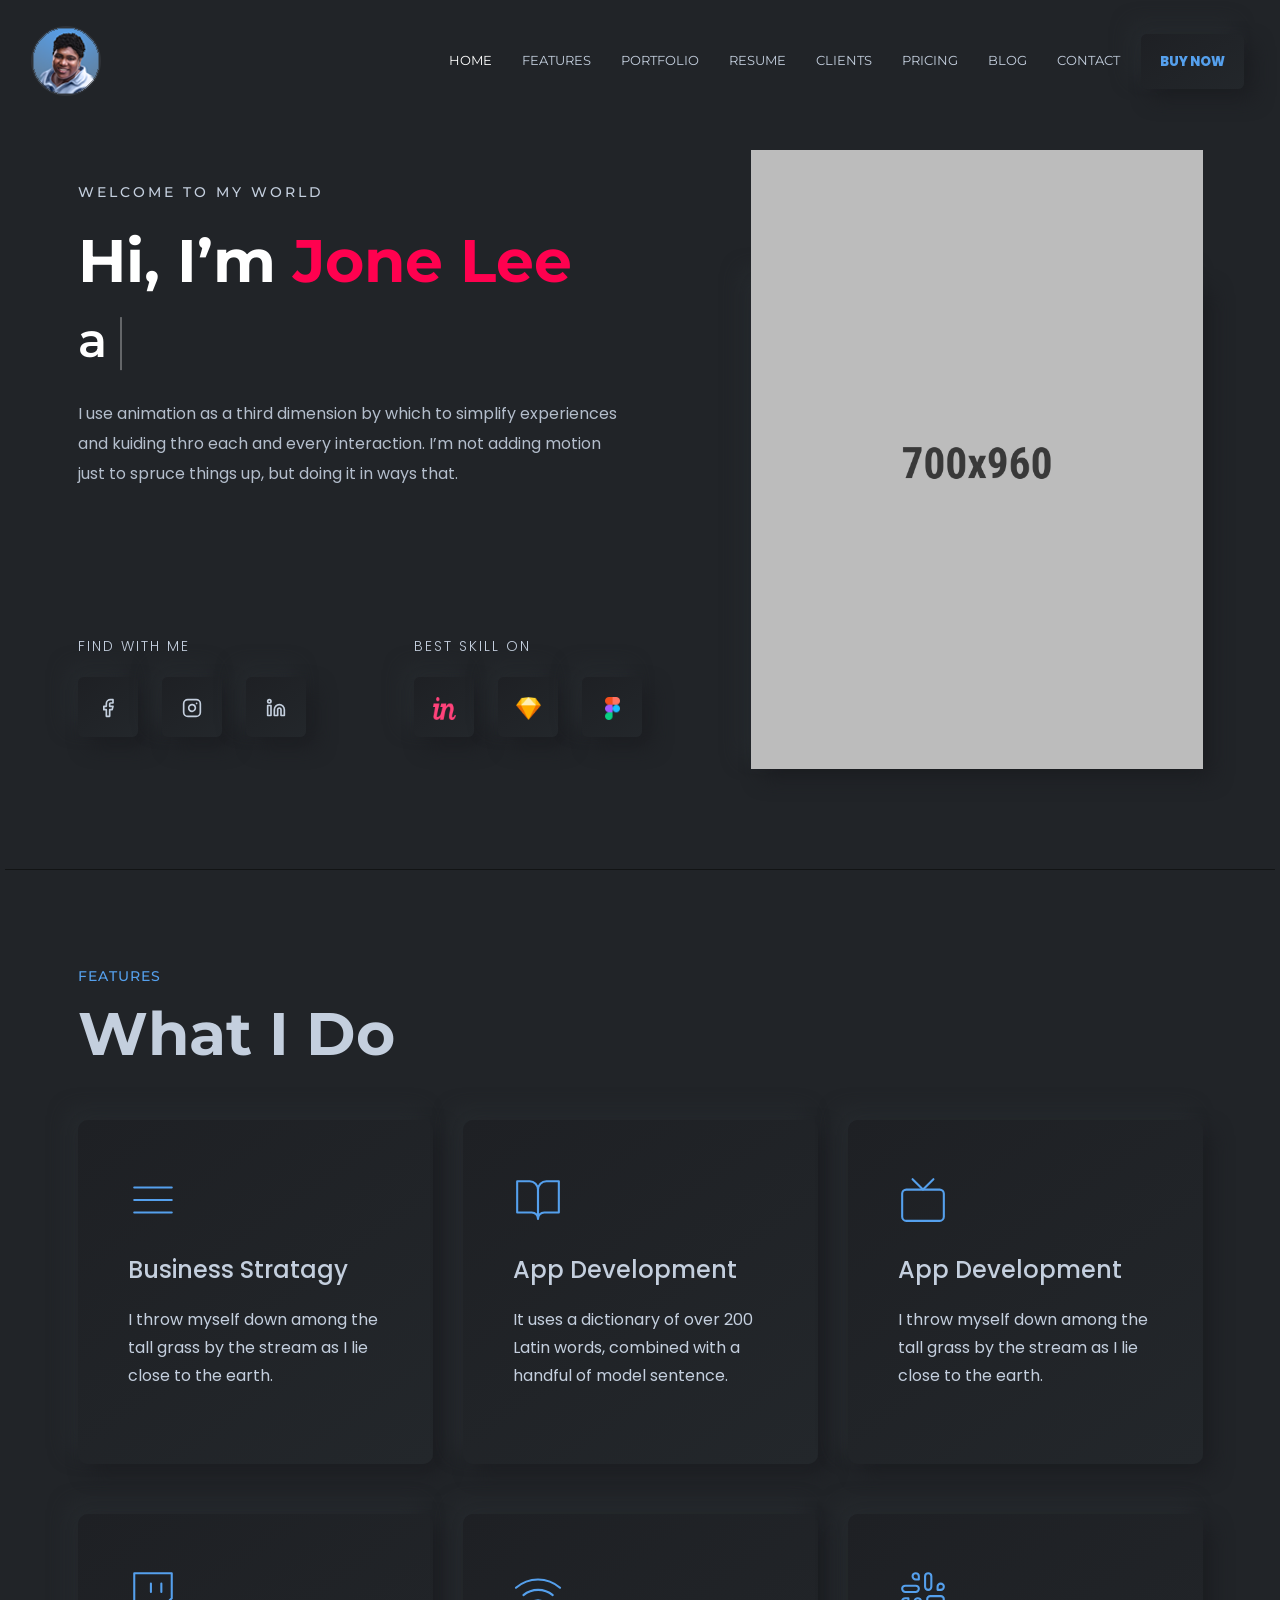
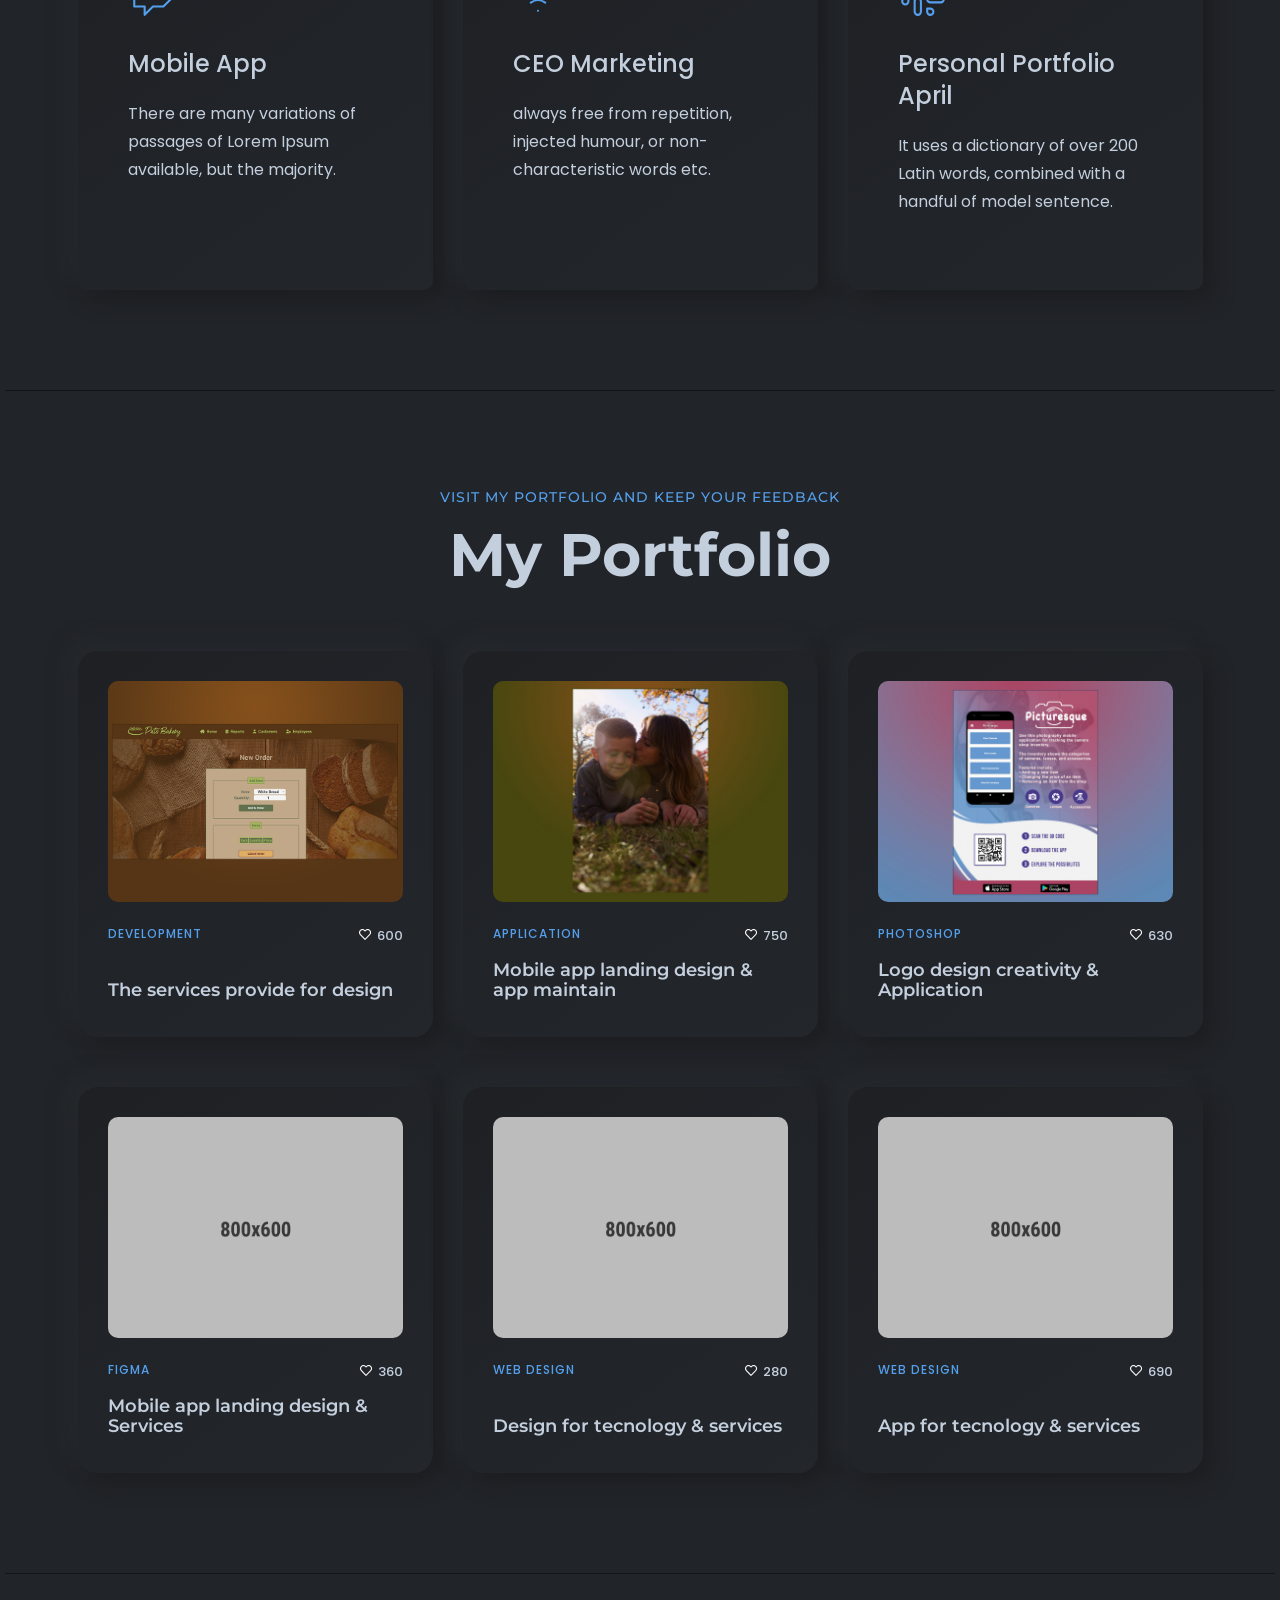
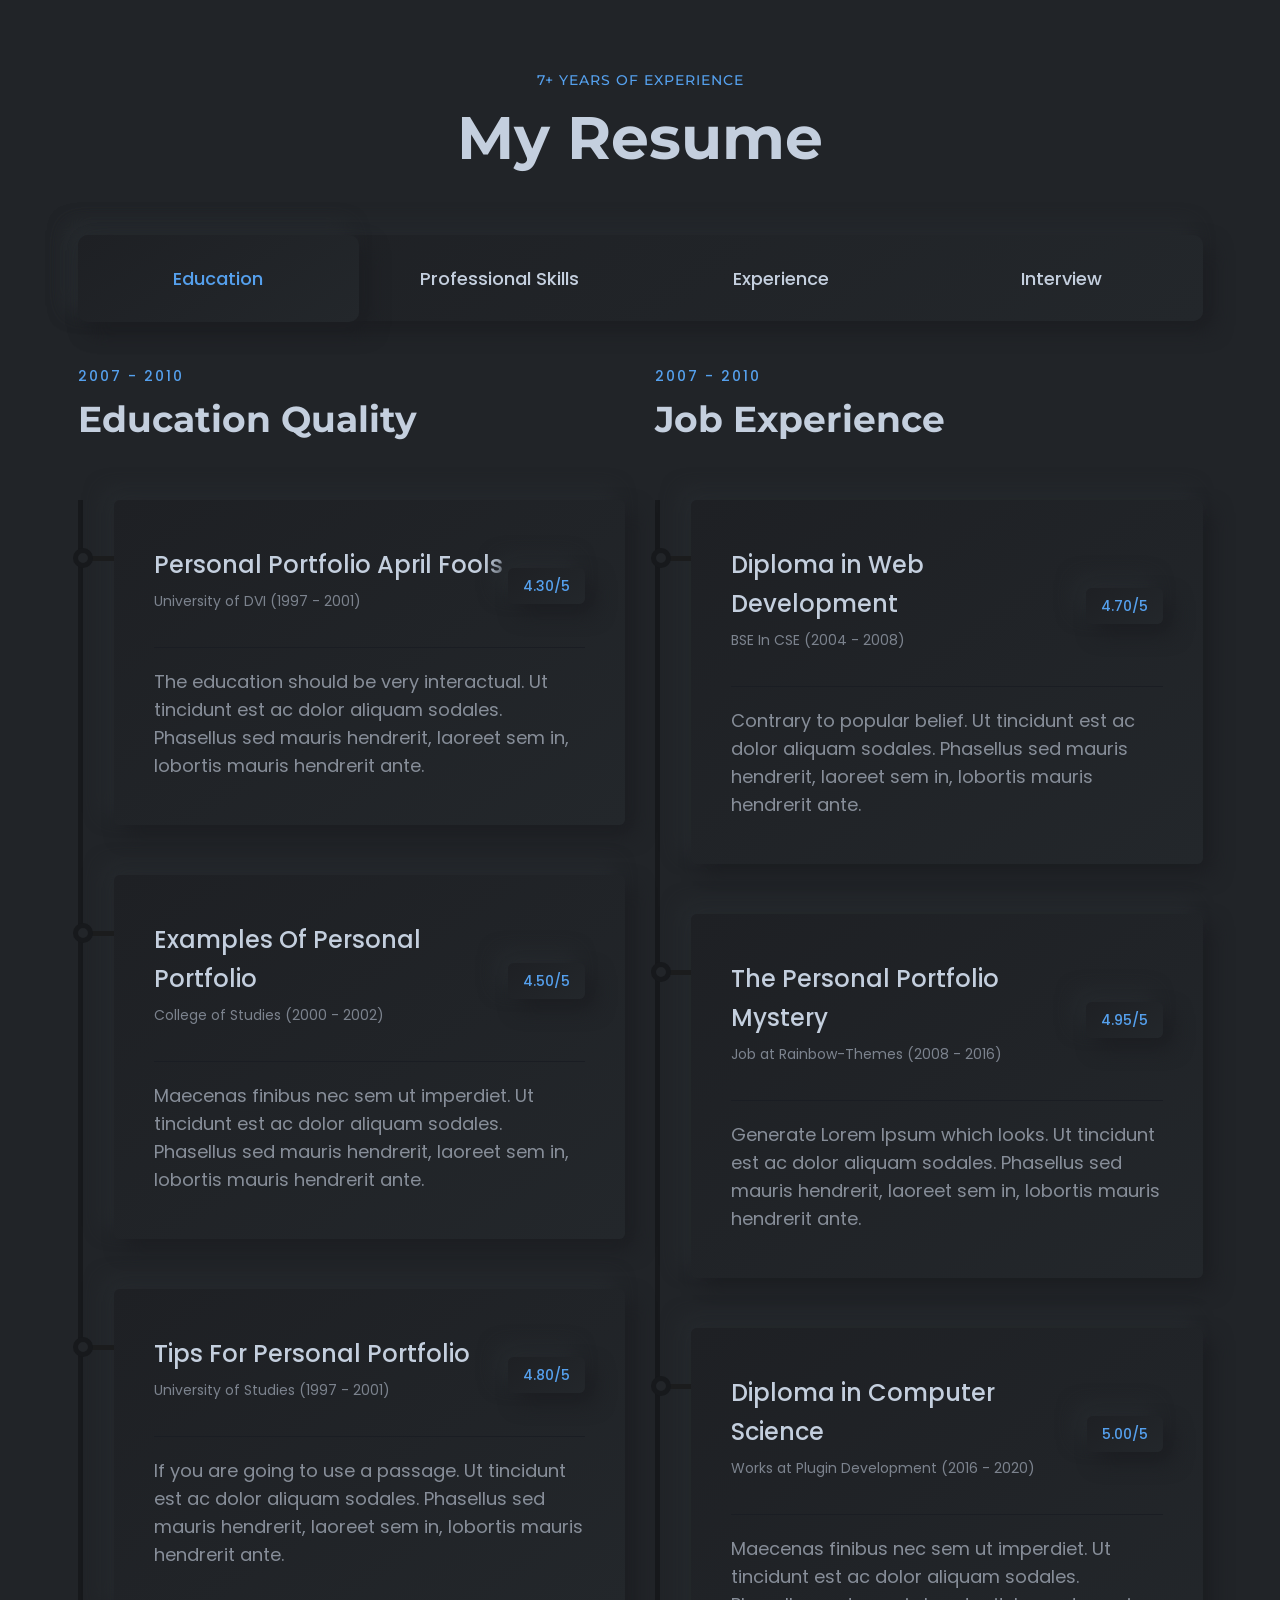
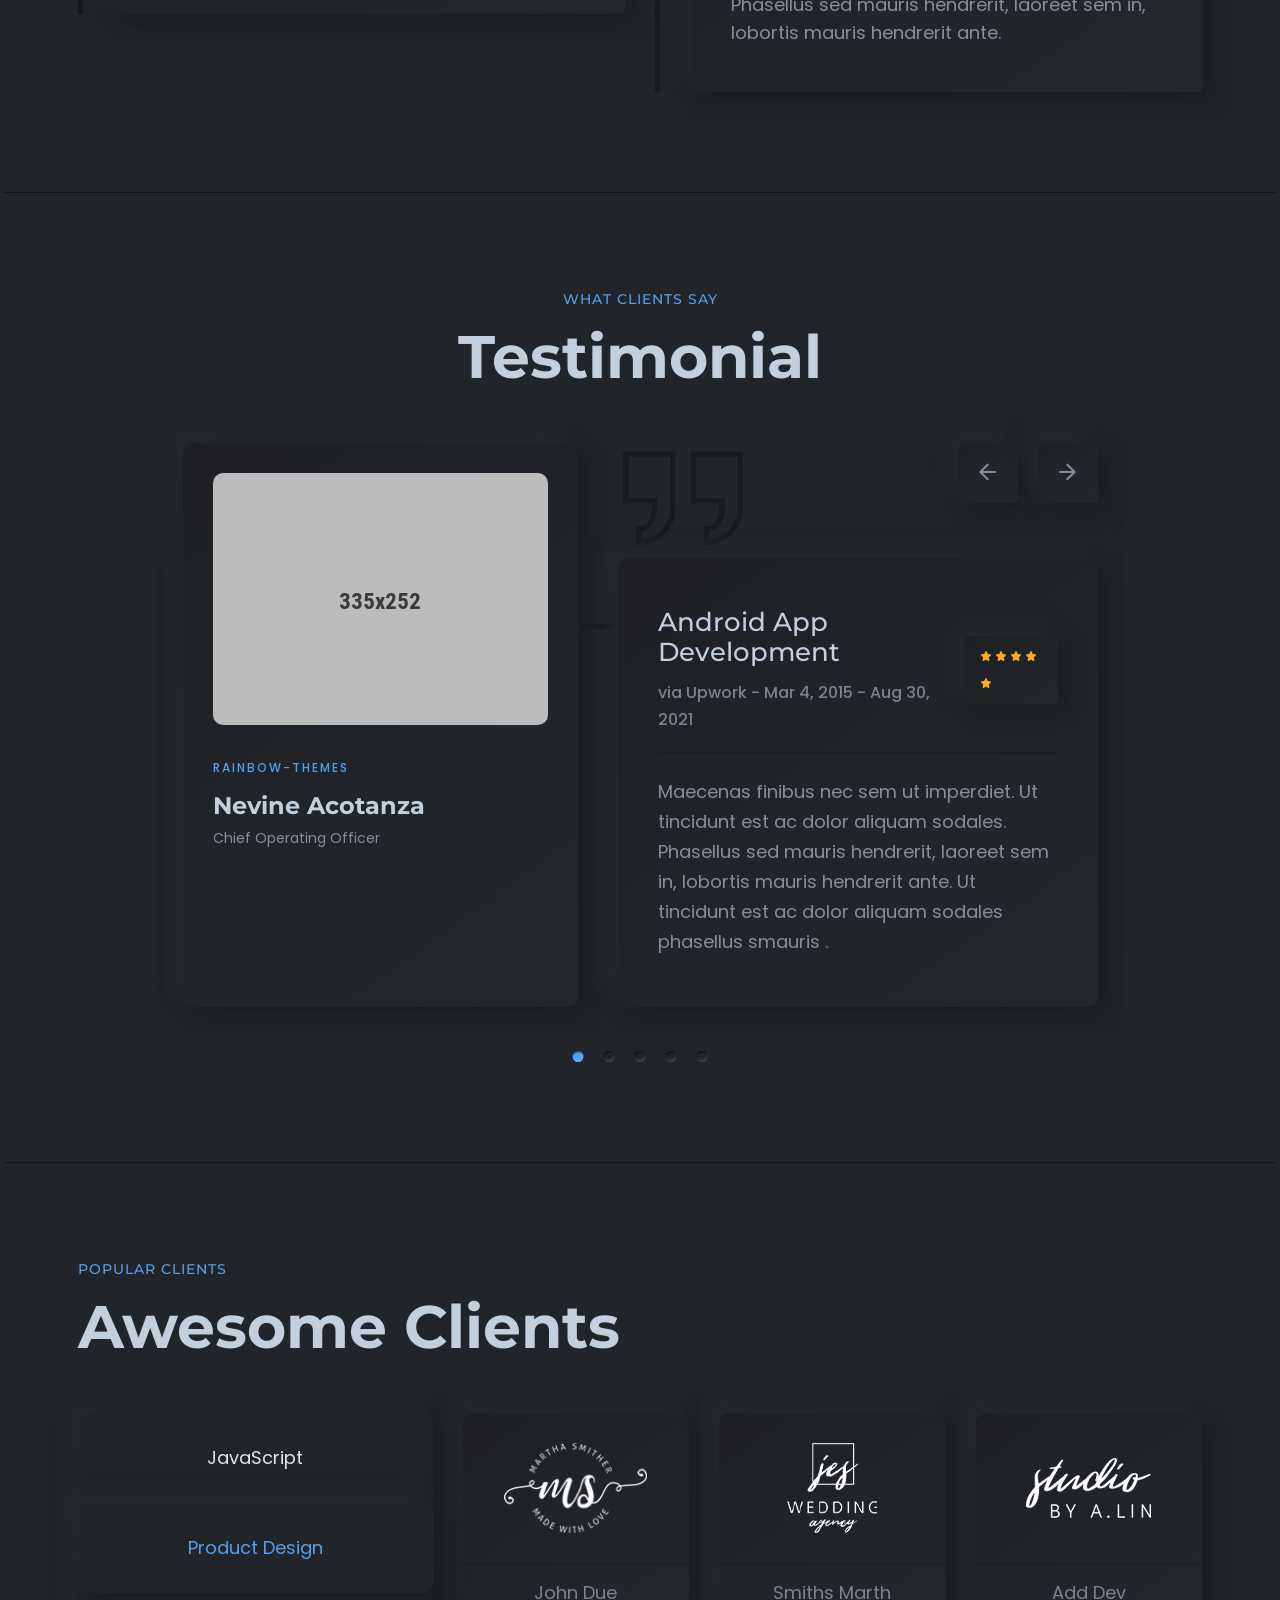
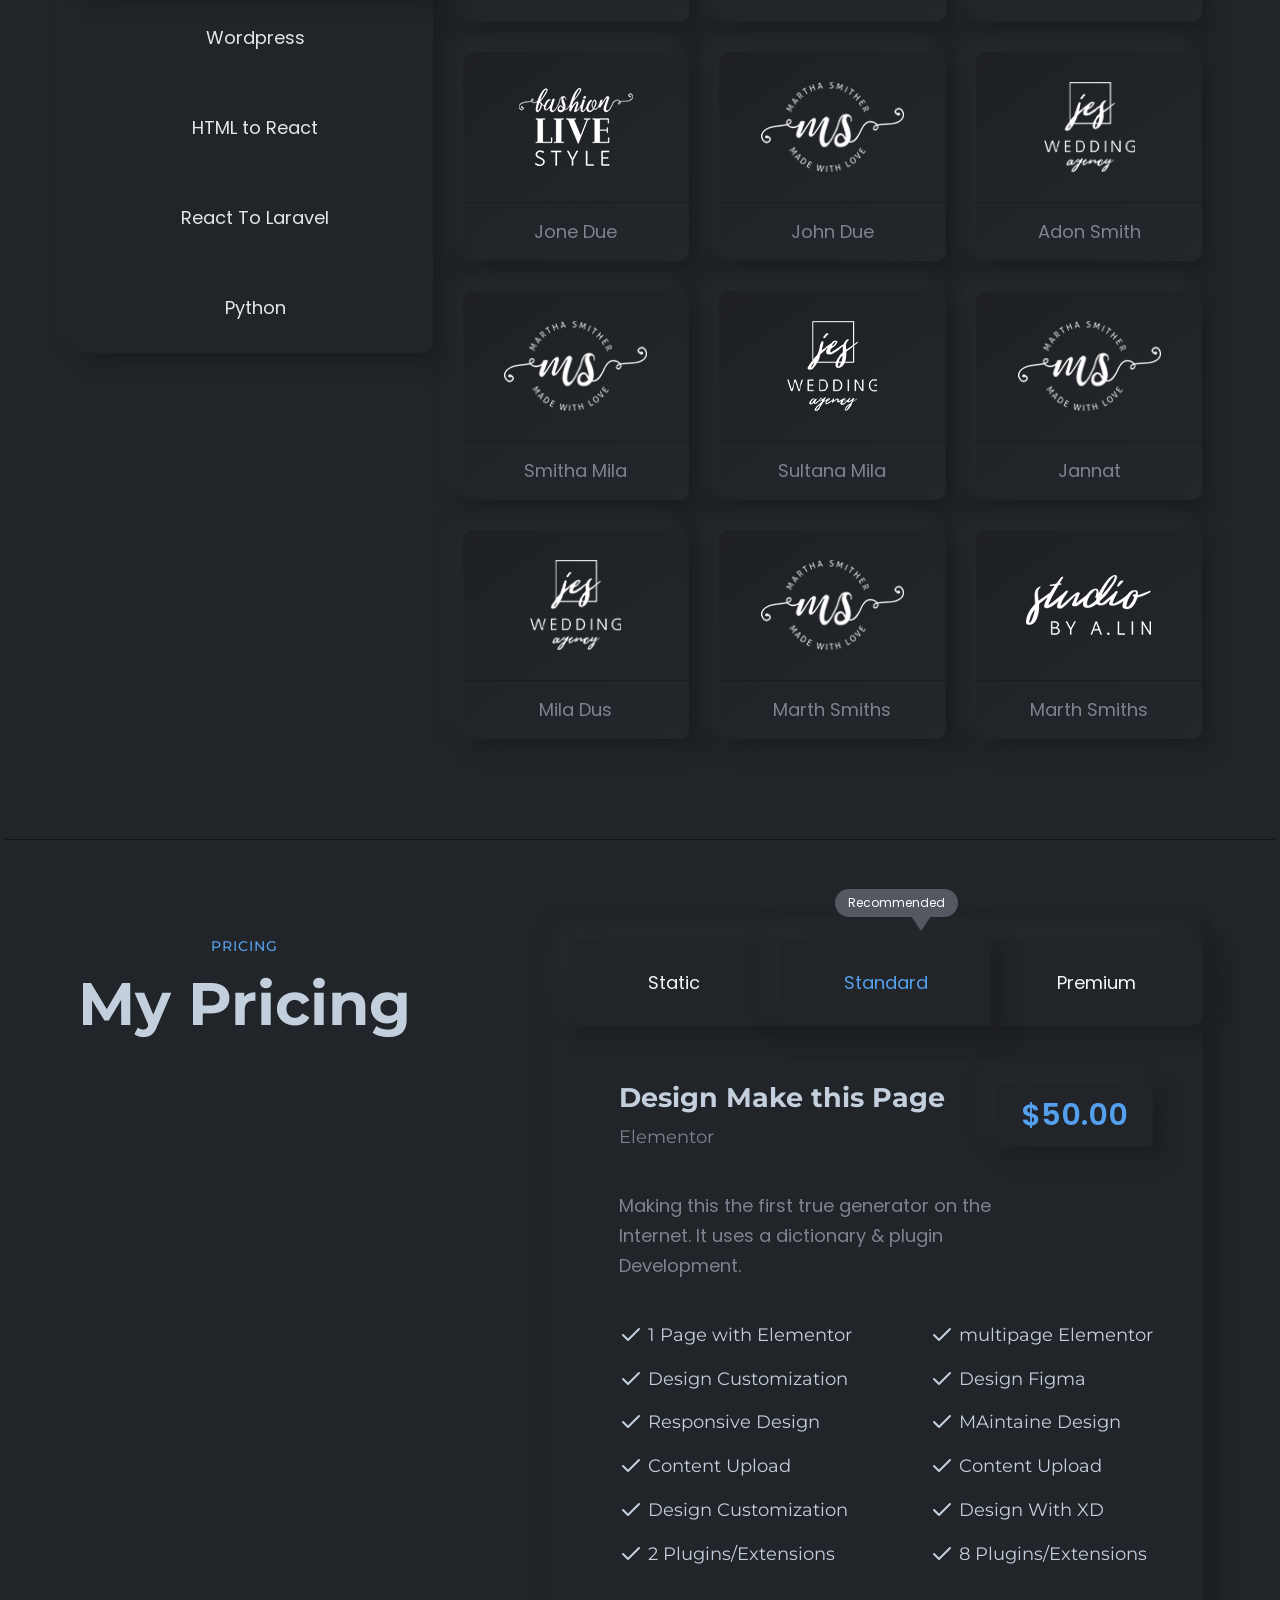
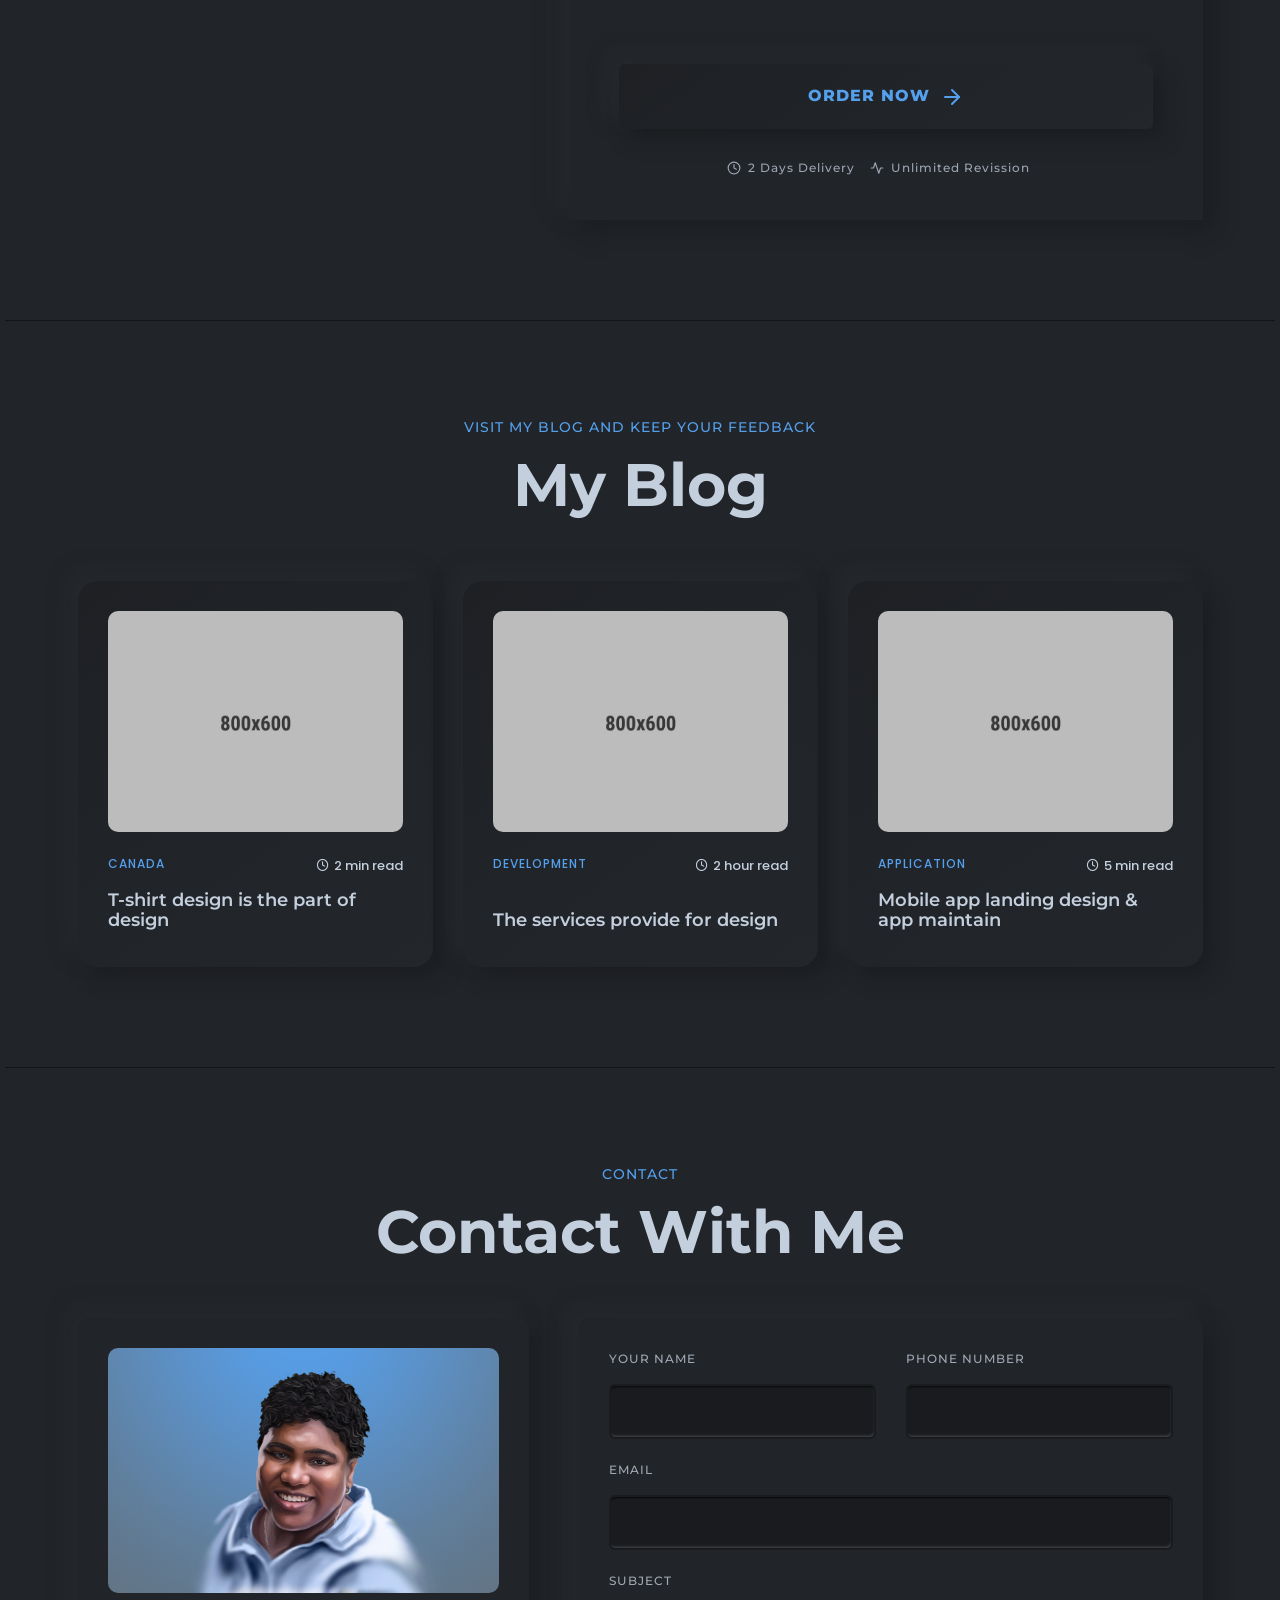
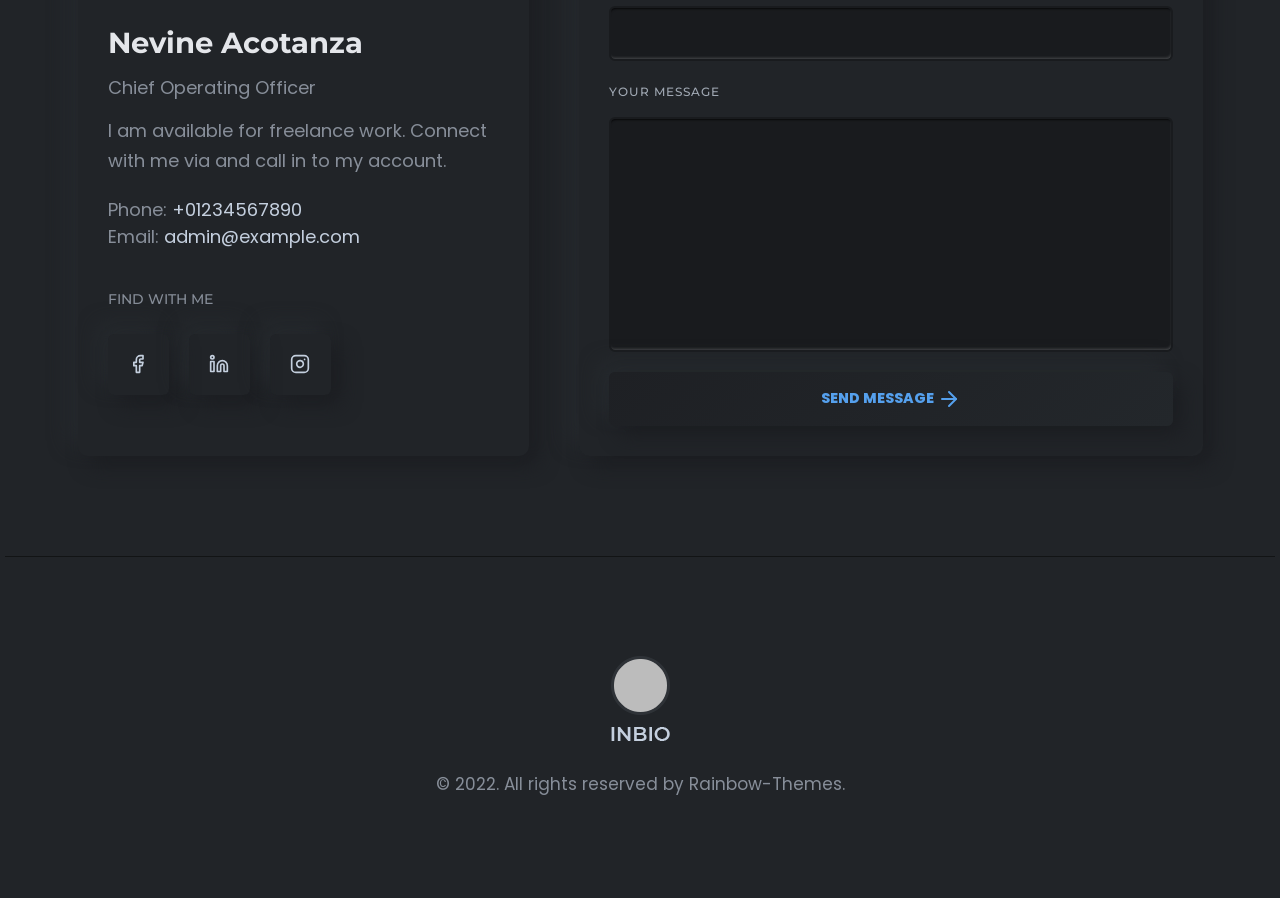
<file: general-Iam.html>
<!DOCTYPE html>
<html lang="en">

<head>
    <meta charset="utf-8">
    <meta http-equiv="x-ua-compatible" content="ie=edge">
    <title>Home Default || Inbio - Personal Portfolio Bootstrap-5 Template</title>
    <meta name="robots" content="noindex, follow" />
    <meta name="description" content="">
    <meta name="viewport" content="width=device-width, initial-scale=1, shrink-to-fit=no">
    <!-- Favicon -->
    <link rel="shortcut icon" type="image/x-icon" href="assets/images/favicon.ico">
    <!-- CSS 
    ============================================ -->
    <link rel="stylesheet" href="assets/css/vendor/bootstrap.min.css">
    <link rel="stylesheet" href="assets/css/vendor/slick.css">
    <link rel="stylesheet" href="assets/css/vendor/slick-theme.css">
    <link rel="stylesheet" href="assets/css/vendor/aos.css">
    <link rel="stylesheet" href="assets/css/plugins/feature.css">
    <!-- Style css -->
    <link rel="stylesheet" href="assets/css/style.css">
</head>

<body class="template-color-1 spybody" data-spy="scroll" data-target=".navbar-example2" data-offset="70">

    <!-- Start Header -->
    <header class="rn-header haeder-default black-logo-version header--fixed header--sticky">
        <div class="header-wrapper rn-popup-mobile-menu m--0 row align-items-center">
            <!-- Start Header Left -->
            <div class="col-lg-2 col-6">
                <div class="header-left">
                    <div class="logo">
                        <a href="index.html">
                            <img src="assets/images/logo/logo.png" alt="logo">
                        </a>
                    </div>
                </div>
            </div>
            <!-- End Header Left -->
            <!-- Start Header Center -->
            <div class="col-lg-10 col-6">
                <div class="header-center">
                    <nav id="sideNav" class="mainmenu-nav navbar-example2 d-none d-xl-block onepagenav">
                        <!-- Start Mainmanu Nav -->
                        <ul class="primary-menu nav nav-pills">
                            <li class="nav-item current"><a class="nav-link" href="#home">Home</a></li>
                            <li class="nav-item"><a class="nav-link" href="#features">Features</a></li>
                            <li class="nav-item"><a class="nav-link" href="#portfolio">Portfolio</a></li>
                            <li class="nav-item"><a class="nav-link" href="#resume">Resume</a></li>
                            <li class="nav-item"><a class="nav-link" href="#clients">Clients</a></li>
                            <li class="nav-item"><a class="nav-link" href="#pricing">Pricing</a></li>
                            <li class="nav-item"><a class="nav-link" href="#blog">blog</a></li>
                            <li class="nav-item"><a class="nav-link" href="#contacts">Contact</a></li>
                        </ul>
                        <!-- End Mainmanu Nav -->
                    </nav>
                    <!-- Start Header Right  -->
                    <div class="header-right">
                        <a class="rn-btn" target="_blank" href="https://themeforest.net/checkout/from_item/33188244?license=regular"><span>BUY NOW</span></a>
                        <div class="hamberger-menu d-block d-xl-none">
                            <i id="menuBtn" class="feather-menu humberger-menu"></i>
                        </div>
                        <div class="close-menu d-block">
                            <span class="closeTrigger">
                            <i data-feather="x"></i>
                        </span>
                        </div>
                    </div>
                    <!-- End Header Right  -->

                </div>
            </div>
            <!-- End Header Center -->
        </div>
    </header>
    <!-- End Header Area -->
    <!-- Start Popup Mobile Menu  -->
    <div class="popup-mobile-menu">
        <div class="inner">
            <div class="menu-top">
                <div class="menu-header">
                    <a class="logo" href="index.html">
                        <img src="assets/images/logo/logos-circle.png" alt="Personal Portfolio">
                    </a>
                    <div class="close-button">
                        <button class="close-menu-activation close"><i data-feather="x"></i></button>
                    </div>
                </div>
                <p class="discription">Inbio is a personal portfolio template. You can customize all.</p>
            </div>
            <div class="content">
                <ul class="primary-menu nav nav-pills onepagenav">
                    <li class="nav-item current"><a class="nav-link smoth-animation active" href="#home">Home</a></li>
                    <li class="nav-item"><a class="nav-link smoth-animation" href="#features">Features</a></li>
                    <li class="nav-item"><a class="nav-link smoth-animation" href="#portfolio">Portfolio</a></li>
                    <li class="nav-item"><a class="nav-link smoth-animation" href="#resume">Resume</a></li>
                    <li class="nav-item"><a class="nav-link smoth-animation" href="#clients">Clients</a></li>
                    <li class="nav-item"><a class="nav-link smoth-animation" href="#pricing">Pricing</a></li>
                    <li class="nav-item"><a class="nav-link smoth-animation" href="#blog">blog</a></li>
                    <li class="nav-item"><a class="nav-link smoth-animation" href="#contacts">Contact</a></li>
                </ul>
                <!-- social sharea area -->
                <div class="social-share-style-1 mt--40">
                    <span class="title">find with me</span>
                    <ul class="social-share d-flex liststyle">
                        <li class="facebook"><a href="#"><svg xmlns="http://www.w3.org/2000/svg" width="24" height="24" viewBox="0 0 24 24" fill="none" stroke="currentColor" stroke-width="2" stroke-linecap="round" stroke-linejoin="round" class="feather feather-facebook">
                                    <path d="M18 2h-3a5 5 0 0 0-5 5v3H7v4h3v8h4v-8h3l1-4h-4V7a1 1 0 0 1 1-1h3z"></path>
                                </svg></a>
                        </li>
                        <li class="instagram"><a href="#"><svg xmlns="http://www.w3.org/2000/svg" width="24" height="24" viewBox="0 0 24 24" fill="none" stroke="currentColor" stroke-width="2" stroke-linecap="round" stroke-linejoin="round" class="feather feather-instagram">
                                    <rect x="2" y="2" width="20" height="20" rx="5" ry="5"></rect>
                                    <path d="M16 11.37A4 4 0 1 1 12.63 8 4 4 0 0 1 16 11.37z"></path>
                                    <line x1="17.5" y1="6.5" x2="17.51" y2="6.5"></line>
                                </svg></a>
                        </li>
                        <li class="linkedin"><a href="#"><svg xmlns="http://www.w3.org/2000/svg" width="24" height="24" viewBox="0 0 24 24" fill="none" stroke="currentColor" stroke-width="2" stroke-linecap="round" stroke-linejoin="round" class="feather feather-linkedin">
                                    <path d="M16 8a6 6 0 0 1 6 6v7h-4v-7a2 2 0 0 0-2-2 2 2 0 0 0-2 2v7h-4v-7a6 6 0 0 1 6-6z"></path>
                                    <rect x="2" y="9" width="4" height="12"></rect>
                                    <circle cx="4" cy="4" r="2"></circle>
                                </svg></a>
                        </li>
                    </ul>
                </div>
                <!-- end -->
            </div>
        </div>
    </div>
    <!-- End Popup Mobile Menu  -->




    <main class="main-page-wrapper">

        <!-- Start Slider Area -->
        <div id="home" class="rn-slider-area">
            <div class="slide slider-style-1">
                <div class="container">
                    <div class="row row--30 align-items-center">
                        <div class="order-2 order-lg-1 col-lg-7 mt_md--50 mt_sm--50 mt_lg--30">
                            <div class="content">
                                <div class="inner">
                                    <span class="subtitle">Welcome to my world</span>
                                    <h1 class="title">Hi, I’m <span>Jone Lee</span><br>
                                        <span class="header-caption" id="page-top">
                                            <!-- type headline start-->
                                            <span class="cd-headline clip is-full-width">
                                                <span>a </span>
                                        <!-- ROTATING TEXT -->
                                        <span class="cd-words-wrapper">
                                                    <b class="is-visible">Developer.</b>
                                                    <b class="is-hidden">Professional Coder.</b>
                                                    <b class="is-hidden">Developer.</b>
                                                </span>
                                        </span>
                                        <!-- type headline end -->
                                        </span>
                                    </h1>

                                    <div>
                                        <p class="description">I use animation as a third dimension by which to simplify
                                            experiences and kuiding thro each and every interaction. I’m not adding
                                            motion
                                            just to spruce things up, but doing it in ways that.</p>
                                    </div>
                                </div>
                                <div class="row">
                                    <div class="col-lg-6 col-xl-6 col-md-6 col-sm-6 col-12">
                                        <div class="social-share-inner-left">
                                            <span class="title">find with me</span>
                                            <ul class="social-share d-flex liststyle">
                                                <li class="facebook"><a href="#"><i data-feather="facebook"></i></a>
                                                </li>
                                                <li class="instagram"><a href="#"><i data-feather="instagram"></i></a>
                                                </li>
                                                <li class="linkedin"><a href="#"><i data-feather="linkedin"></i></a>
                                                </li>
                                            </ul>
                                        </div>
                                    </div>
                                    <div class="col-lg-6 col-xl-6 col-md-6 col-sm-6 col-12 mt_mobile--30">
                                        <div class="skill-share-inner">
                                            <span class="title">best skill on</span>
                                            <ul class="skill-share d-flex liststyle">
                                                <li><img src="assets/images/icons/icons-01.png" alt="Icons Images"></li>
                                                <li><img src="assets/images/icons/icons-02.png" alt="Icons Images"></li>
                                                <li><img src="assets/images/icons/icons-03.png" alt="Icons Images"></li>
                                            </ul>
                                        </div>
                                    </div>
                                </div>
                            </div>
                        </div>

                        <div class="order-1 order-lg-2 col-lg-5">
                            <div class="thumbnail">
                                <div class="inner">
                                    <img src="assets/images/slider/banner-01.png" alt="Personal Portfolio Images">
                                </div>
                            </div>
                        </div>
                    </div>
                </div>
            </div>
        </div>
        <!-- End Slider Area -->

        <!-- Start Service Area -->
        <div class="rn-service-area rn-section-gap section-separator" id="features">
            <div class="container">
                <div class="row">
                    <div class="col-lg-12">
                        <div class="section-title text-left" data-aos="fade-up" data-aos-duration="500" data-aos-delay="100" data-aos-once="true">
                            <span class="subtitle">Features</span>
                            <h2 class="title">What I Do</h2>
                        </div>
                    </div>
                </div>
                <div class="row row--25 mt_md--10 mt_sm--10">

                    <!-- Start Single Service -->
                    <div data-aos="fade-up" data-aos-duration="500" data-aos-delay="100" data-aos-once="true" class="col-lg-6 col-xl-4 col-md-6 col-sm-12 col-12 mt--50 mt_md--30 mt_sm--30">
                        <div class="rn-service">
                            <div class="inner">
                                <div class="icon">
                                    <i data-feather="menu"></i>
                                </div>
                                <div class="content">
                                    <h4 class="title"><a href="#">Business Stratagy</a></h4>
                                    <p class="description">I throw myself down among the tall grass by the stream as I
                                        lie close to the earth.</p>
                                    <a class="read-more-button" href="#"><i class="feather-arrow-right"></i></a>
                                </div>
                            </div>
                            <a class="over-link" href="#"></a>
                        </div>
                    </div>
                    <!-- End SIngle Service -->
                    <!-- Start Single Service -->
                    <div data-aos="fade-up" data-aos-duration="500" data-aos-delay="300" data-aos-once="true" class="col-lg-6 col-xl-4 col-md-6 col-sm-12 col-12 mt--50 mt_md--30 mt_sm--30">
                        <div class="rn-service">
                            <div class="inner">
                                <div class="icon">
                                    <i data-feather="book-open"></i>
                                </div>
                                <div class="content">
                                    <h4 class="title"><a href="#">App Development</a></h4>
                                    <p class="description"> It uses a dictionary of over 200 Latin words, combined with
                                        a handful of model sentence.</p>
                                    <a class="read-more-button" href="#"><i class="feather-arrow-right"></i></a>
                                </div>
                            </div>
                            <a class="over-link" href="#"></a>
                        </div>
                    </div>
                    <!-- End SIngle Service -->
                    <!-- Start Single Service -->
                    <div data-aos="fade-up" data-aos-duration="500" data-aos-delay="500" data-aos-once="true" class="col-lg-6 col-xl-4 col-md-6 col-sm-12 col-12 mt--50 mt_md--30 mt_sm--30">
                        <div class="rn-service">
                            <div class="inner">
                                <div class="icon">
                                    <i data-feather="tv"></i>
                                </div>
                                <div class="content">
                                    <h4 class="title"><a href="#">App Development</a></h4>
                                    <p class="description">I throw myself down among the tall grass by the stream as I
                                        lie close to the earth.</p>
                                    <a class="read-more-button" href="#"><i class="feather-arrow-right"></i></a>
                                </div>
                            </div>
                            <a class="over-link" href="#"></a>
                        </div>
                    </div>
                    <!-- End SIngle Service -->
                    <!-- Start Single Service -->
                    <div data-aos="fade-up" data-aos-duration="500" data-aos-delay="100" data-aos-once="true" class="col-lg-6 col-xl-4 col-md-6 col-sm-12 col-12 mt--50 mt_md--30 mt_sm--30">
                        <div class="rn-service">
                            <div class="inner">
                                <div class="icon">
                                    <i data-feather="twitch"></i>
                                </div>
                                <div class="content">
                                    <h4 class="title"><a href="#">Mobile App</a></h4>
                                    <p class="description">There are many variations of passages of Lorem Ipsum
                                        available, but the majority.
                                    </p>
                                    <a class="read-more-button" href="#"><i class="feather-arrow-right"></i></a>
                                </div>
                            </div>
                            <a class="over-link" href="#"></a>
                        </div>
                    </div>
                    <!-- End SIngle Service -->
                    <!-- Start Single Service -->
                    <div data-aos="fade-up" data-aos-duration="500" data-aos-delay="300" data-aos-once="true" class="col-lg-6 col-xl-4 col-md-6 col-sm-12 col-12 mt--50 mt_md--30 mt_sm--30">
                        <div class="rn-service">
                            <div class="inner">
                                <div class="icon">
                                    <i data-feather="wifi"></i>
                                </div>
                                <div class="content">
                                    <h4 class="title"><a href="#">CEO Marketing</a></h4>
                                    <p class="description">always free from repetition,
                                        injected humour, or non-characteristic words etc.</p>
                                    <a class="read-more-button" href="#"><i class="feather-arrow-right"></i></a>
                                </div>
                            </div>
                            <a class="over-link" href="#"></a>
                        </div>
                    </div>
                    <!-- End SIngle Service -->
                    <!-- Start Single Service -->
                    <div data-aos="fade-up" data-aos-duration="500" data-aos-delay="500" data-aos-once="true" class="col-lg-6 col-xl-4 col-md-6 col-sm-12 col-12 mt--50 mt_md--30 mt_sm--30">
                        <div class="rn-service">
                            <div class="inner">
                                <div class="icon">
                                    <i data-feather="slack"></i>
                                </div>
                                <div class="content">
                                    <h4 class="title"><a href="#">Personal Portfolio April</a></h4>
                                    <p class="description"> It uses a dictionary of over 200 Latin words, combined with
                                        a handful of model sentence.</p>
                                    <a class="read-more-button" href="#"><i class="feather-arrow-right"></i></a>
                                </div>
                            </div>
                            <a class="over-link" href="#"></a>
                        </div>
                    </div>
                    <!-- End SIngle Service -->

                </div>
            </div>
        </div>
        <!-- End Service Area  -->

        <!-- Start Portfolio Area -->
        <div class="rn-portfolio-area rn-section-gap section-separator" id="portfolio">
            <div class="container">
                <div class="row">
                    <div class="col-lg-12">
                        <div class="section-title text-center">
                            <span class="subtitle">Visit my portfolio and keep your feedback</span>
                            <h2 class="title">My Portfolio</h2>
                        </div>
                    </div>
                </div>

                <div class="row row--25 mt--10 mt_md--10 mt_sm--10">
                    <!-- Start Single Portfolio -->
                    <div data-aos="fade-up" data-aos-delay="100" data-aos-once="true" class="col-lg-6 col-xl-4 col-md-6 col-12 mt--50 mt_md--30 mt_sm--30">
                        <div class="rn-portfolio" data-bs-toggle="modal" data-bs-target="#exampleModalCenter">
                            <div class="inner">
                                <div class="thumbnail">
                                    <a href="javascript:void(0)">
                                        <img src="assets/images/portfolio/portfolio-01.jpg" alt="Personal Portfolio Images">
                                    </a>
                                </div>
                                <div class="content">
                                    <div class="category-info">
                                        <div class="category-list">
                                            <a href="javascript:void(0)">Development</a>
                                        </div>
                                        <div class="meta">
                                            <span><a href="javascript:void(0)"><i class="feather-heart"></i></a>
                                        600</span>
                                        </div>
                                    </div>
                                    <h4 class="title"><a href="javascript:void(0)">The services provide for design <i
                                        class="feather-arrow-up-right"></i></a></h4>
                                </div>
                            </div>
                        </div>
                    </div>
                    <!-- End Single Portfolio -->

                    <!-- Start Single Portfolio -->
                    <div data-aos="fade-up" data-aos-delay="300" data-aos-once="true" class="col-lg-6 col-xl-4 col-md-6 col-12 mt--50 mt_md--30 mt_sm--30">
                        <div class="rn-portfolio" data-bs-toggle="modal" data-bs-target="#exampleModalCenter">
                            <div class="inner">
                                <div class="thumbnail">
                                    <a href="javascript:void(0)">
                                        <img src="assets/images/portfolio/portfolio-02.jpg" alt="Personal Portfolio Images">
                                    </a>
                                </div>
                                <div class="content">
                                    <div class="category-info">
                                        <div class="category-list">
                                            <a href="javascript:void(0)">Application</a>
                                        </div>
                                        <div class="meta">
                                            <span><a href="javascript:void(0)"><i class="feather-heart"></i></a>
                                        750</span>
                                        </div>
                                    </div>
                                    <h4 class="title"><a href="javascript:void(0)">Mobile app landing design & app
                                            maintain<i class="feather-arrow-up-right"></i></a></h4>
                                </div>
                            </div>
                        </div>
                    </div>
                    <!-- End Single Portfolio -->

                    <!-- Start Single Portfolio -->
                    <div data-aos="fade-up" data-aos-delay="500" data-aos-once="true" class="col-lg-6 col-xl-4 col-md-6 col-12 mt--50 mt_md--30 mt_sm--30">
                        <div class="rn-portfolio" data-bs-toggle="modal" data-bs-target="#exampleModalCenter">
                            <div class="inner">
                                <div class="thumbnail">
                                    <a href="javascript:void(0)">
                                        <img src="assets/images/portfolio/portfolio-03.jpg" alt="Personal Portfolio Images">
                                    </a>
                                </div>
                                <div class="content">
                                    <div class="category-info">
                                        <div class="category-list">
                                            <a href="javascript:void(0)">Photoshop</a>
                                        </div>
                                        <div class="meta">
                                            <span><a href="javascript:void(0)"><i class="feather-heart"></i></a>
                                        630</span>
                                        </div>
                                    </div>
                                    <h4 class="title"><a href="javascript:void(0)">Logo design creativity & Application
                                            <i class="feather-arrow-up-right"></i></a></h4>
                                </div>
                            </div>
                        </div>
                    </div>
                    <!-- End Single Portfolio -->

                    <!-- Start Single Portfolio -->
                    <div data-aos="fade-up" data-aos-delay="100" data-aos-once="true" class="col-lg-6 col-xl-4 col-md-6 col-12 mt--50 mt_md--30 mt_sm--30">
                        <div class="rn-portfolio" data-bs-toggle="modal" data-bs-target="#exampleModalCenter">
                            <div class="inner">
                                <div class="thumbnail">
                                    <a href="javascript:void(0)">
                                        <img src="assets/images/portfolio/portfolio-04.jpg" alt="Personal Portfolio Images">
                                    </a>
                                </div>
                                <div class="content">
                                    <div class="category-info">
                                        <div class="category-list">
                                            <a href="javascript:void(0)">Figma</a>
                                        </div>
                                        <div class="meta">
                                            <span><a href="javascript:void(0)"><i class="feather-heart"></i></a>
                                        360</span>
                                        </div>
                                    </div>
                                    <h4 class="title"><a href="javascript:void(0)">Mobile app landing design &
                                            Services<i class="feather-arrow-up-right"></i></a></h4>
                                </div>
                            </div>
                        </div>
                    </div>
                    <!-- End Single Portfolio -->

                    <!-- Start Single Portfolio -->
                    <div data-aos="fade-up" data-aos-delay="300" data-aos-once="true" class="col-lg-6 col-xl-4 col-md-6 col-12 mt--50 mt_md--30 mt_sm--30">
                        <div class="rn-portfolio" data-bs-toggle="modal" data-bs-target="#exampleModalCenter">
                            <div class="inner">
                                <div class="thumbnail">
                                    <a href="javascript:void(0)">
                                        <img src="assets/images/portfolio/portfolio-05.jpg" alt="Personal Portfolio Images">
                                    </a>
                                </div>
                                <div class="content">
                                    <div class="category-info">
                                        <div class="category-list">
                                            <a href="javascript:void(0)">Web Design</a>
                                        </div>
                                        <div class="meta">
                                            <span><a href="javascript:void(0)"><i class="feather-heart"></i></a>
                                        280</span>
                                        </div>
                                    </div>
                                    <h4 class="title"><a href="javascript:void(0)">Design for tecnology & services<i
                                        class="feather-arrow-up-right"></i></a></h4>
                                </div>
                            </div>
                        </div>
                    </div>
                    <!-- End Single Portfolio -->

                    <!-- Start Single Portfolio -->
                    <div data-aos="fade-up" data-aos-delay="500" data-aos-once="true" class="col-lg-6 col-xl-4 col-md-6 col-12 mt--50 mt_md--30 mt_sm--30">
                        <div class="rn-portfolio" data-bs-toggle="modal" data-bs-target="#exampleModalCenter">
                            <div class="inner">
                                <div class="thumbnail">
                                    <a href="javascript:void(0)">
                                        <img src="assets/images/portfolio/portfolio-06.jpg" alt="Personal Portfolio Images">
                                    </a>
                                </div>
                                <div class="content">
                                    <div class="category-info">
                                        <div class="category-list">
                                            <a href="javascript:void(0)">Web Design</a>
                                        </div>
                                        <div class="meta">
                                            <span><a href="javascript:void(0)"><i class="feather-heart"></i></a>
                                        690</span>
                                        </div>
                                    </div>
                                    <h4 class="title"><a href="javascript:void(0)">App for tecnology & services<i
                                        class="feather-arrow-up-right"></i></a></h4>
                                </div>
                            </div>
                        </div>
                    </div>
                    <!-- End Single Portfolio -->
                </div>
            </div>
        </div>
        <!-- End portfolio Area -->
        <!-- Start Resume Area -->
        <div class="rn-resume-area rn-section-gap section-separator" id="resume">
            <div class="container">
                <div class="row">
                    <div class="col-lg-12">
                        <div class="section-title text-center">
                            <span class="subtitle">7+ Years of Experience</span>
                            <h2 class="title">My Resume</h2>
                        </div>
                    </div>
                </div>
                <div class="row mt--45">
                    <div class="col-lg-12">
                        <ul class="rn-nav-list nav nav-tabs" id="myTabs" role="tablist">
                            <li class="nav-item">
                                <a class="nav-link active" id="education-tab" data-bs-toggle="tab" href="#education" role="tab" aria-controls="education" aria-selected="true">education</a>
                            </li>
                            <li class="nav-item">
                                <a class="nav-link" id="professional-tab" data-bs-toggle="tab" href="#professional" role="tab" aria-controls="professional" aria-selected="false">professional
                                    Skills</a>
                            </li>
                            <li class="nav-item">
                                <a class="nav-link" id="experience-tab" data-bs-toggle="tab" href="#experience" role="tab" aria-controls="experience" aria-selected="false">experience</a>
                            </li>
                            <li class="nav-item">
                                <a class="nav-link" id="interview-tab" data-bs-toggle="tab" href="#interview" role="tab" aria-controls="interview" aria-selected="false">interview</a>
                            </li>
                        </ul>

                        <!-- Start Tab Content Wrapper  -->
                        <div class="rn-nav-content tab-content" id="myTabContents">
                            <!-- Start Single Tab  -->
                            <div class="tab-pane show active fade single-tab-area" id="education" role="tabpanel" aria-labelledby="education-tab">
                                <div class="personal-experience-inner mt--40">
                                    <div class="row">
                                        <!-- Start Skill List Area  -->
                                        <div class="col-lg-6 col-md-12 col-12">
                                            <div class="content">
                                                <span class="subtitle">2007 - 2010</span>
                                                <h4 class="maintitle">Education Quality</h4>
                                                <div class="experience-list">

                                                    <!-- Start Single List  -->
                                                    <div class="resume-single-list">
                                                        <div class="inner">
                                                            <div class="heading">
                                                                <div class="title">
                                                                    <h4>Personal Portfolio April Fools</h4>
                                                                    <span>University of DVI (1997 - 2001)</span>
                                                                </div>
                                                                <div class="date-of-time">
                                                                    <span>4.30/5</span>
                                                                </div>
                                                            </div>
                                                            <p class="description">The education should be very
                                                                interactual. Ut tincidunt est ac dolor aliquam sodales.
                                                                Phasellus sed mauris hendrerit, laoreet sem in, lobortis
                                                                mauris hendrerit ante.</p>
                                                        </div>
                                                    </div>
                                                    <!-- End Single List  -->

                                                    <!-- Start Single List  -->
                                                    <div class="resume-single-list">
                                                        <div class="inner">
                                                            <div class="heading">
                                                                <div class="title">
                                                                    <h4> Examples Of Personal Portfolio</h4>
                                                                    <span>College of Studies (2000 - 2002)</span>
                                                                </div>
                                                                <div class="date-of-time">
                                                                    <span>4.50/5</span>
                                                                </div>
                                                            </div>
                                                            <p class="description">Maecenas finibus nec sem ut
                                                                imperdiet. Ut tincidunt est ac dolor aliquam sodales.
                                                                Phasellus sed mauris hendrerit, laoreet sem in, lobortis
                                                                mauris hendrerit ante.</p>
                                                        </div>
                                                    </div>
                                                    <!-- End Single List  -->

                                                    <!-- Start Single List  -->
                                                    <div class="resume-single-list">
                                                        <div class="inner">
                                                            <div class="heading">
                                                                <div class="title">
                                                                    <h4>Tips For Personal Portfolio</h4>
                                                                    <span>University of Studies (1997 - 2001)</span>
                                                                </div>
                                                                <div class="date-of-time">
                                                                    <span>4.80/5</span>
                                                                </div>
                                                            </div>
                                                            <p class="description"> If you are going to use a passage.
                                                                Ut tincidunt est ac dolor aliquam sodales.
                                                                Phasellus sed mauris hendrerit, laoreet sem in, lobortis
                                                                mauris hendrerit ante.</p>
                                                        </div>
                                                    </div>
                                                    <!-- End Single List  -->

                                                </div>
                                            </div>
                                        </div>
                                        <!-- End Skill List Area  -->

                                        <!-- Start Skill List Area 2nd  -->
                                        <div class="col-lg-6 col-md-12 col-12 mt_md--60 mt_sm--60">
                                            <div class="content">
                                                <span class="subtitle">2007 - 2010</span>
                                                <h4 class="maintitle">Job Experience</h4>
                                                <div class="experience-list">

                                                    <!-- Start Single List  -->
                                                    <div class="resume-single-list">
                                                        <div class="inner">
                                                            <div class="heading">
                                                                <div class="title">
                                                                    <h4>Diploma in Web Development</h4>
                                                                    <span>BSE In CSE (2004 - 2008)</span>
                                                                </div>
                                                                <div class="date-of-time">
                                                                    <span>4.70/5</span>
                                                                </div>
                                                            </div>
                                                            <p class="description">Contrary to popular belief. Ut
                                                                tincidunt est ac dolor aliquam sodales.
                                                                Phasellus sed mauris hendrerit, laoreet sem in, lobortis
                                                                mauris hendrerit ante.</p>
                                                        </div>
                                                    </div>
                                                    <!-- End Single List  -->

                                                    <!-- Start Single List  -->
                                                    <div class="resume-single-list">
                                                        <div class="inner">
                                                            <div class="heading">
                                                                <div class="title">
                                                                    <h4>The Personal Portfolio Mystery</h4>
                                                                    <span>Job at Rainbow-Themes (2008 - 2016)</span>
                                                                </div>
                                                                <div class="date-of-time">
                                                                    <span>4.95/5</span>
                                                                </div>
                                                            </div>
                                                            <p class="description">Generate Lorem Ipsum which looks. Ut
                                                                tincidunt est ac dolor aliquam sodales.
                                                                Phasellus sed mauris hendrerit, laoreet sem in, lobortis
                                                                mauris hendrerit ante.</p>
                                                        </div>
                                                    </div>
                                                    <!-- End Single List  -->

                                                    <!-- Start Single List  -->
                                                    <div class="resume-single-list">
                                                        <div class="inner">
                                                            <div class="heading">
                                                                <div class="title">
                                                                    <h4>Diploma in Computer Science</h4>
                                                                    <span>Works at Plugin Development (2016 -
                                                                2020)</span>
                                                                </div>
                                                                <div class="date-of-time">
                                                                    <span>5.00/5</span>
                                                                </div>
                                                            </div>
                                                            <p class="description">Maecenas finibus nec sem ut
                                                                imperdiet. Ut tincidunt est ac dolor aliquam sodales.
                                                                Phasellus sed mauris hendrerit, laoreet sem in, lobortis
                                                                mauris hendrerit ante.</p>
                                                        </div>
                                                    </div>
                                                    <!-- End Single List  -->

                                                </div>
                                            </div>
                                        </div>
                                        <!-- End Skill List Area  -->
                                    </div>
                                </div>
                            </div>
                            <!-- End Single Tab  -->

                            <!-- Start Single Tab  -->
                            <div class="tab-pane fade " id="professional" role="tabpanel" aria-labelledby="professional-tab">
                                <div class="personal-experience-inner mt--40">
                                    <div class="row row--40">

                                        <!-- Start Single Progressbar  -->
                                        <div class="col-lg-6 col-md-6 col-12">
                                            <div class="progress-wrapper">
                                                <div class="content">
                                                    <span class="subtitle">Features</span>
                                                    <h4 class="maintitle">Design Skill</h4>
                                                    <!-- Start Single Progress Charts -->
                                                    <div class="progress-charts">
                                                        <h6 class="heading heading-h6">PHOTOSHOT</h6>
                                                        <div class="progress">
                                                            <div class="progress-bar wow fadeInLeft" data-wow-duration="0.5s" data-wow-delay=".3s" role="progressbar" style="width: 100%" aria-valuenow="85" aria-valuemin="0" aria-valuemax="100"><span
                                                            class="percent-label">100%</span></div>
                                                        </div>
                                                    </div>
                                                    <!-- End Single Progress Charts -->

                                                    <!-- Start Single Progress Charts -->
                                                    <div class="progress-charts">
                                                        <h6 class="heading heading-h6">FIGMA</h6>
                                                        <div class="progress">
                                                            <div class="progress-bar wow fadeInLeft" data-wow-duration="0.6s" data-wow-delay=".4s" role="progressbar" style="width: 95%" aria-valuenow="85" aria-valuemin="0" aria-valuemax="100"><span
                                                            class="percent-label">95%</span></div>
                                                        </div>
                                                    </div>
                                                    <!-- End Single Progress Charts -->

                                                    <!-- Start Single Progress Charts -->
                                                    <div class="progress-charts">
                                                        <h6 class="heading heading-h6">ADOBE XD</h6>
                                                        <div class="progress">
                                                            <div class="progress-bar wow fadeInLeft" data-wow-duration="0.7s" data-wow-delay=".5s" role="progressbar" style="width: 60%" aria-valuenow="85" aria-valuemin="0" aria-valuemax="100"><span
                                                            class="percent-label">60%</span></div>
                                                        </div>
                                                    </div>
                                                    <!-- End Single Progress Charts -->

                                                    <!-- Start Single Progress Charts -->
                                                    <div class="progress-charts">
                                                        <h6 class="heading heading-h6">ADOBE ILLUSTRATOR</h6>
                                                        <div class="progress">
                                                            <div class="progress-bar wow fadeInLeft" data-wow-duration="0.8s" data-wow-delay=".6s" role="progressbar" style="width: 70%" aria-valuenow="85" aria-valuemin="0" aria-valuemax="100"><span
                                                            class="percent-label">70%</span></div>
                                                        </div>
                                                    </div>
                                                    <!-- End Single Progress Charts -->

                                                    <!-- Start Single Progress Charts -->
                                                    <div class="progress-charts">
                                                        <h6 class="heading heading-h6">DESIGN</h6>
                                                        <div class="progress">
                                                            <div class="progress-bar wow fadeInLeft" data-wow-duration="0.9s" data-wow-delay=".7s" role="progressbar" style="width: 90%" aria-valuenow="85" aria-valuemin="0" aria-valuemax="100"><span
                                                            class="percent-label">90%</span></div>
                                                        </div>
                                                    </div>
                                                    <!-- End Single Progress Charts -->

                                                </div>
                                            </div>
                                        </div>
                                        <!-- End Single Progressbar  -->

                                        <!-- Start Single Progressbar  -->
                                        <div class="col-lg-6 col-md-6 col-12 mt_sm--60">
                                            <div class="progress-wrapper">
                                                <div class="content">
                                                    <span class="subtitle">Features</span>
                                                    <h4 class="maintitle">Development Skill</h4>
                                                    <!-- Start Single Progress Charts -->
                                                    <div class="progress-charts">
                                                        <h6 class="heading heading-h6">HTML</h6>
                                                        <div class="progress">
                                                            <div class="progress-bar wow fadeInLeft" data-wow-duration="0.5s" data-wow-delay=".3s" role="progressbar" style="width: 85%" aria-valuenow="85" aria-valuemin="0" aria-valuemax="100"><span
                                                            class="percent-label">85%</span></div>
                                                        </div>
                                                    </div>
                                                    <!-- End Single Progress Charts -->

                                                    <!-- Start Single Progress Charts -->
                                                    <div class="progress-charts">
                                                        <h6 class="heading heading-h6">CSS</h6>
                                                        <div class="progress">
                                                            <div class="progress-bar wow fadeInLeft" data-wow-duration="0.6s" data-wow-delay=".4s" role="progressbar" style="width: 80%" aria-valuenow="85" aria-valuemin="0" aria-valuemax="100"><span
                                                            class="percent-label">80%</span></div>
                                                        </div>
                                                    </div>
                                                    <!-- End Single Progress Charts -->

                                                    <!-- Start Single Progress Charts -->
                                                    <div class="progress-charts">
                                                        <h6 class="heading heading-h6">JAVASCRIPT</h6>
                                                        <div class="progress">
                                                            <div class="progress-bar wow fadeInLeft" data-wow-duration="0.7s" data-wow-delay=".5s" role="progressbar" style="width: 90%" aria-valuenow="85" aria-valuemin="0" aria-valuemax="100"><span
                                                            class="percent-label">90%</span></div>
                                                        </div>
                                                    </div>
                                                    <!-- End Single Progress Charts -->

                                                    <!-- Start Single Progress Charts -->
                                                    <div class="progress-charts">
                                                        <h6 class="heading heading-h6">SOFTWARE</h6>
                                                        <div class="progress">
                                                            <div class="progress-bar wow fadeInLeft" data-wow-duration="0.8s" data-wow-delay=".6s" role="progressbar" style="width: 75%" aria-valuenow="85" aria-valuemin="0" aria-valuemax="100"><span
                                                            class="percent-label">75%</span></div>
                                                        </div>
                                                    </div>
                                                    <!-- End Single Progress Charts -->

                                                    <!-- Start Single Progress Charts -->
                                                    <div class="progress-charts">
                                                        <h6 class="heading heading-h6">PLUGIN</h6>
                                                        <div class="progress">
                                                            <div class="progress-bar wow fadeInLeft" data-wow-duration="0.9s" data-wow-delay=".7s" role="progressbar" style="width: 70%" aria-valuenow="85" aria-valuemin="0" aria-valuemax="100"><span
                                                            class="percent-label">70%</span></div>
                                                        </div>
                                                    </div>
                                                    <!-- End Single Progress Charts -->

                                                </div>
                                            </div>
                                        </div>
                                        <!-- End Single Progressbar  -->

                                    </div>
                                </div>
                            </div>
                            <!-- End Single Tab  -->

                            <!-- Start Single Tab  -->
                            <div class="tab-pane fade" id="experience" role="tabpanel" aria-labelledby="experience-tab">
                                <div class="personal-experience-inner mt--40">
                                    <div class="row">
                                        <!-- Start Skill List Area  -->
                                        <div class="col-lg-6 col-md-12 col-12">
                                            <div class="content">
                                                <span class="subtitle">2007 - 2010</span>
                                                <h4 class="maintitle">Education Quality</h4>
                                                <div class="experience-list">

                                                    <!-- Start Single List  -->
                                                    <div class="resume-single-list">
                                                        <div class="inner">
                                                            <div class="heading">
                                                                <div class="title">
                                                                    <h4>Personal Portfolio April Fools</h4>
                                                                    <span>University of DVI (1997 - 2001)</span>
                                                                </div>
                                                                <div class="date-of-time">
                                                                    <span>4.30/5</span>
                                                                </div>
                                                            </div>
                                                            <p class="description">The education should be very
                                                                interactual. Ut tincidunt est ac dolor aliquam sodales.
                                                                Phasellus sed mauris hendrerit, laoreet sem in, lobortis
                                                                mauris hendrerit ante.</p>
                                                        </div>
                                                    </div>
                                                    <!-- End Single List  -->

                                                    <!-- Start Single List  -->
                                                    <div class="resume-single-list">
                                                        <div class="inner">
                                                            <div class="heading">
                                                                <div class="title">
                                                                    <h4> Examples Of Personal Portfolio</h4>
                                                                    <span>College of Studies (2000 - 2002)</span>
                                                                </div>
                                                                <div class="date-of-time">
                                                                    <span>4.50/5</span>
                                                                </div>
                                                            </div>
                                                            <p class="description">Maecenas finibus nec sem ut
                                                                imperdiet. Ut tincidunt est ac dolor aliquam sodales.
                                                                Phasellus sed mauris hendrerit, laoreet sem in, lobortis
                                                                mauris hendrerit ante.</p>
                                                        </div>
                                                    </div>
                                                    <!-- End Single List  -->

                                                    <!-- Start Single List  -->
                                                    <div class="resume-single-list">
                                                        <div class="inner">
                                                            <div class="heading">
                                                                <div class="title">
                                                                    <h4>Tips For Personal Portfolio</h4>
                                                                    <span>University of Studies (1997 - 2001)</span>
                                                                </div>
                                                                <div class="date-of-time">
                                                                    <span>4.80/5</span>
                                                                </div>
                                                            </div>
                                                            <p class="description"> If you are going to use a passage.
                                                                Ut tincidunt est ac dolor aliquam sodales.
                                                                Phasellus sed mauris hendrerit, laoreet sem in, lobortis
                                                                mauris hendrerit ante.</p>
                                                        </div>
                                                    </div>
                                                    <!-- End Single List  -->

                                                </div>
                                            </div>
                                        </div>
                                        <!-- End Skill List Area  -->

                                        <!-- Start Skill List Area 2nd  -->
                                        <div class="col-lg-6 col-md-12 col-12 mt_md--60 mt_sm--60">
                                            <div class="content">
                                                <span class="subtitle">2007 - 2010</span>
                                                <h4 class="maintitle">Job Experience</h4>
                                                <div class="experience-list">

                                                    <!-- Start Single List  -->
                                                    <div class="resume-single-list">
                                                        <div class="inner">
                                                            <div class="heading">
                                                                <div class="title">
                                                                    <h4>Diploma in Web Development</h4>
                                                                    <span>BSE In CSE (2004 - 2008)</span>
                                                                </div>
                                                                <div class="date-of-time">
                                                                    <span>4.70/5</span>
                                                                </div>
                                                            </div>
                                                            <p class="description">Contrary to popular belief. Ut
                                                                tincidunt est ac dolor aliquam sodales.
                                                                Phasellus sed mauris hendrerit, laoreet sem in, lobortis
                                                                mauris hendrerit ante.</p>
                                                        </div>
                                                    </div>
                                                    <!-- End Single List  -->

                                                    <!-- Start Single List  -->
                                                    <div class="resume-single-list">
                                                        <div class="inner">
                                                            <div class="heading">
                                                                <div class="title">
                                                                    <h4>The Personal Portfolio Mystery</h4>
                                                                    <span>Job at Rainbow-Themes (2008 - 2016)</span>
                                                                </div>
                                                                <div class="date-of-time">
                                                                    <span>4.95/5</span>
                                                                </div>
                                                            </div>
                                                            <p class="description">Generate Lorem Ipsum which looks. Ut
                                                                tincidunt est ac dolor aliquam sodales.
                                                                Phasellus sed mauris hendrerit, laoreet sem in, lobortis
                                                                mauris hendrerit ante.</p>
                                                        </div>
                                                    </div>
                                                    <!-- End Single List  -->

                                                    <!-- Start Single List  -->
                                                    <div class="resume-single-list">
                                                        <div class="inner">
                                                            <div class="heading">
                                                                <div class="title">
                                                                    <h4>Diploma in Computer Science</h4>
                                                                    <span>Works at Plugin Development (2016 -
                                                                2020)</span>
                                                                </div>
                                                                <div class="date-of-time">
                                                                    <span>5.00/5</span>
                                                                </div>
                                                            </div>
                                                            <p class="description">Maecenas finibus nec sem ut
                                                                imperdiet. Ut tincidunt est ac dolor aliquam sodales.
                                                                Phasellus sed mauris hendrerit, laoreet sem in, lobortis
                                                                mauris hendrerit ante.</p>
                                                        </div>
                                                    </div>
                                                    <!-- End Single List  -->

                                                </div>
                                            </div>
                                        </div>
                                        <!-- End Skill List Area  -->
                                    </div>
                                </div>
                            </div>
                            <!-- End Single Tab  -->

                            <!-- Start Single Tab  -->
                            <div class="tab-pane fade" id="interview" role="tabpanel" aria-labelledby="interview-tab">
                                <div class="personal-experience-inner mt--40">
                                    <div class="row">
                                        <!-- Start Skill List Area  -->
                                        <div class="col-lg-6 col-md-12 col-12">
                                            <div class="content">
                                                <span class="subtitle">2007 - 2010</span>
                                                <h4 class="maintitle">Company Experience</h4>
                                                <div class="experience-list">

                                                    <!-- Start Single List  -->
                                                    <div data-aos="fade-up" data-aos-duration="500" data-aos-delay="300" data-aos-once="true" class="resume-single-list">
                                                        <div class="inner">
                                                            <div class="heading">
                                                                <div class="title">
                                                                    <h4>Personal Portfolio April Fools</h4>
                                                                    <span>University of DVI (1997 - 2001)</span>
                                                                </div>
                                                                <div class="date-of-time">
                                                                    <span>4.30/5</span>
                                                                </div>
                                                            </div>
                                                            <p class="description">The education should be very
                                                                interactual. Ut tincidunt est ac dolor aliquam sodales.
                                                                Phasellus sed mauris hendrerit, laoreet sem in, lobortis
                                                                mauris hendrerit ante.</p>
                                                        </div>
                                                    </div>
                                                    <!-- End Single List  -->

                                                    <!-- Start Single List  -->
                                                    <div data-aos="fade-up" data-aos-duration="500" data-aos-delay="500" data-aos-once="true" class="resume-single-list">
                                                        <div class="inner">
                                                            <div class="heading">
                                                                <div class="title">
                                                                    <h4> Examples Of Personal Portfolio</h4>
                                                                    <span>College of Studies (2000 - 2002)</span>
                                                                </div>
                                                                <div class="date-of-time">
                                                                    <span>4.50/5</span>
                                                                </div>
                                                            </div>
                                                            <p class="description">Maecenas finibus nec sem ut
                                                                imperdiet. Ut tincidunt est ac dolor aliquam sodales.
                                                                Phasellus sed mauris hendrerit, laoreet sem in, lobortis
                                                                mauris hendrerit ante.</p>
                                                        </div>
                                                    </div>
                                                    <!-- End Single List  -->

                                                    <!-- Start Single List  -->
                                                    <div data-aos="fade-up" data-aos-duration="500" data-aos-delay="700" data-aos-once="true" class="resume-single-list">
                                                        <div class="inner">
                                                            <div class="heading">
                                                                <div class="title">
                                                                    <h4>Tips For Personal Portfolio</h4>
                                                                    <span>University of Studies (1997 - 2001)</span>
                                                                </div>
                                                                <div class="date-of-time">
                                                                    <span>4.80/5</span>
                                                                </div>
                                                            </div>
                                                            <p class="description"> If you are going to use a passage.
                                                                Ut tincidunt est ac dolor aliquam sodales.
                                                                Phasellus sed mauris hendrerit, laoreet sem in, lobortis
                                                                mauris hendrerit ante.</p>
                                                        </div>
                                                    </div>
                                                    <!-- End Single List  -->

                                                </div>
                                            </div>
                                        </div>
                                        <!-- End Skill List Area  -->

                                        <!-- Start Skill List Area 2nd  -->
                                        <div class="col-lg-6 col-md-12 col-12 mt_md--60 mt_sm--60">
                                            <div class="content">
                                                <span class="subtitle">2007 - 2010</span>
                                                <h4 class="maintitle">Job Experience</h4>
                                                <div class="experience-list">

                                                    <!-- Start Single List  -->
                                                    <div data-aos="fade-up" data-aos-duration="500" data-aos-delay="500" data-aos-once="true" class="resume-single-list">
                                                        <div class="inner">
                                                            <div class="heading">
                                                                <div class="title">
                                                                    <h4>Diploma in Web Development</h4>
                                                                    <span>BSE In CSE (2004 - 2008)</span>
                                                                </div>
                                                                <div class="date-of-time">
                                                                    <span>4.70/5</span>
                                                                </div>
                                                            </div>
                                                            <p class="description">Contrary to popular belief. Ut
                                                                tincidunt est ac dolor aliquam sodales.
                                                                Phasellus sed mauris hendrerit, laoreet sem in, lobortis
                                                                mauris hendrerit ante.</p>
                                                        </div>
                                                    </div>
                                                    <!-- End Single List  -->

                                                    <!-- Start Single List  -->
                                                    <div data-aos="fade-up" data-aos-duration="500" data-aos-delay="700" data-aos-once="true" class="resume-single-list">
                                                        <div class="inner">
                                                            <div class="heading">
                                                                <div class="title">
                                                                    <h4>The Personal Portfolio Mystery</h4>
                                                                    <span>Job at Rainbow-Themes (2008 - 2016)</span>
                                                                </div>
                                                                <div class="date-of-time">
                                                                    <span>4.95/5</span>
                                                                </div>
                                                            </div>
                                                            <p class="description">Generate Lorem Ipsum which looks. Ut
                                                                tincidunt est ac dolor aliquam sodales.
                                                                Phasellus sed mauris hendrerit, laoreet sem in, lobortis
                                                                mauris hendrerit ante.</p>
                                                        </div>
                                                    </div>
                                                    <!-- End Single List  -->

                                                    <!-- Start Single List  -->
                                                    <div data-aos="fade-up" data-aos-duration="500" data-aos-delay="900" data-aos-once="true" class="resume-single-list">
                                                        <div class="inner">
                                                            <div class="heading">
                                                                <div class="title">
                                                                    <h4>Diploma in Computer Science</h4>
                                                                    <span>Works at Plugin Development (2016 -
                                                                2020)</span>
                                                                </div>
                                                                <div class="date-of-time">
                                                                    <span>5.00/5</span>
                                                                </div>
                                                            </div>
                                                            <p class="description">Maecenas finibus nec sem ut
                                                                imperdiet. Ut tincidunt est ac dolor aliquam sodales.
                                                                Phasellus sed mauris hendrerit, laoreet sem in, lobortis
                                                                mauris hendrerit ante.</p>
                                                        </div>
                                                    </div>
                                                    <!-- End Single List  -->

                                                </div>
                                            </div>
                                        </div>
                                        <!-- End Skill List Area  -->
                                    </div>
                                </div>
                            </div>
                            <!-- End Single Tab  -->
                        </div>
                    </div>
                </div>
            </div>
        </div>
        <!-- End Resume Area -->
        <!-- Start Testimonia Area  -->
        <div class="rn-testimonial-area rn-section-gap section-separator" id="testimonial">
            <div class="container">
                <div class="row">
                    <div class="col-lg-12">
                        <div class="section-title text-center">
                            <span class="subtitle">What Clients Say</span>
                            <h2 class="title">Testimonial</h2>
                        </div>
                    </div>
                </div>
                <div class="row">
                    <div class="col-lg-12">
                        <div class="testimonial-activation testimonial-pb mb--30">
                            <!-- Start Single testiminail -->
                            <div class="testimonial mt--50 mt_md--40 mt_sm--40">
                                <div class="inner">
                                    <div class="card-info">
                                        <div class="card-thumbnail">
                                            <img src="assets/images/testimonial/final-home--1st.png" alt="Testimonial-image">
                                        </div>
                                        <div class="card-content">
                                            <span class="subtitle mt--10">Rainbow-Themes</span>
                                            <h3 class="title">Nevine Acotanza</h3>
                                            <span class="designation">Chief Operating Officer</span>
                                        </div>
                                    </div>
                                    <div class="card-description">
                                        <div class="title-area">
                                            <div class="title-info">
                                                <h3 class="title">Android App Development</h3>
                                                <span class="date">via Upwork - Mar 4, 2015 - Aug 30, 2021</span>
                                            </div>
                                            <div class="rating">
                                                <img src="assets/images/icons/rating.png" alt="rating-image">
                                                <img src="assets/images/icons/rating.png" alt="rating-image">
                                                <img src="assets/images/icons/rating.png" alt="rating-image">
                                                <img src="assets/images/icons/rating.png" alt="rating-image">
                                                <img src="assets/images/icons/rating.png" alt="rating-image">
                                            </div>
                                        </div>
                                        <div class="seperator"></div>
                                        <p class="discription">
                                            Maecenas finibus nec sem ut imperdiet. Ut tincidunt est ac dolor aliquam
                                            sodales. Phasellus sed mauris hendrerit, laoreet sem in, lobortis mauris
                                            hendrerit ante. Ut tincidunt est ac dolor aliquam sodales phasellus smauris
                                            .
                                        </p>
                                    </div>
                                </div>
                            </div>
                            <!--End Single testiminail -->
                            <!-- Start Single testiminail -->
                            <div class="testimonial mt--50 mt_md--40 mt_sm--40">
                                <div class="inner">
                                    <div class="card-info">
                                        <div class="card-thumbnail">
                                            <img src="assets/images/testimonial/final-home--2nd.png" alt="Testimonial-image">
                                        </div>
                                        <div class="card-content">
                                            <span class="subtitle mt--10">Bound - Trolola</span>
                                            <h3 class="title">Jone Duone Joe</h3>
                                            <span class="designation">Operating Officer</span>
                                        </div>
                                    </div>
                                    <div class="card-description">
                                        <div class="title-area">
                                            <div class="title-info">
                                                <h3 class="title">Web App Development</h3>
                                                <span class="date">Upwork - Mar 4, 2016 - Aug 30, 2021</span>
                                            </div>
                                            <div class="rating">
                                                <img src="assets/images/icons/rating.png" alt="rating-image">
                                                <img src="assets/images/icons/rating.png" alt="rating-image">
                                                <img src="assets/images/icons/rating.png" alt="rating-image">
                                                <img src="assets/images/icons/rating.png" alt="rating-image">
                                                <img src="assets/images/icons/rating.png" alt="rating-image">
                                            </div>
                                        </div>
                                        <div class="seperator"></div>
                                        <p class="discription">
                                            Important fact to nec sem ut imperdiet. Ut tincidunt est ac dolor aliquam
                                            sodales. Phasellus sed mauris hendrerit, laoreet sem in, lobortis mauris
                                            hendrerit ante. Ut tincidunt est ac dolor aliquam sodales phasellus smauris
                                            .
                                        </p>
                                    </div>
                                </div>
                            </div>
                            <!--End Single testiminail -->
                            <!-- Start Single testiminail -->
                            <div class="testimonial mt--50 mt_md--40 mt_sm--40">
                                <div class="inner">
                                    <div class="card-info">
                                        <div class="card-thumbnail">
                                            <img src="assets/images/testimonial/final-home--3rd.png" alt="Testimonial-image">
                                        </div>
                                        <div class="card-content">
                                            <span class="subtitle mt--10">Glassfisom</span>
                                            <h3 class="title">Nevine Dhawan</h3>
                                            <span class="designation">CEO Of Officer</span>
                                        </div>
                                    </div>
                                    <div class="card-description">
                                        <div class="title-area">
                                            <div class="title-info">
                                                <h3 class="title">Android App Design</h3>
                                                <span class="date">Fiver - Mar 4, 2015 - Aug 30, 2021</span>
                                            </div>
                                            <div class="rating">
                                                <img src="assets/images/icons/rating.png" alt="rating-image">
                                                <img src="assets/images/icons/rating.png" alt="rating-image">
                                                <img src="assets/images/icons/rating.png" alt="rating-image">
                                                <img src="assets/images/icons/rating.png" alt="rating-image">
                                                <img src="assets/images/icons/rating.png" alt="rating-image">
                                            </div>
                                        </div>
                                        <div class="seperator"></div>
                                        <p class="discription">
                                            No more question for design. Ut tincidunt est ac dolor aliquam
                                            sodales. Phasellus sed mauris hendrerit, laoreet sem in, lobortis mauris
                                            hendrerit ante. Ut tincidunt est ac dolor aliquam sodales phasellus smauris
                                            .
                                        </p>
                                    </div>
                                </div>
                            </div>
                            <!--End Single testiminail -->

                            <!-- Start Single testiminail -->
                            <div class="testimonial mt--50 mt_md--40 mt_sm--40">
                                <div class="inner">
                                    <div class="card-info">
                                        <div class="card-thumbnail">
                                            <img src="assets/images/testimonial/final-home--4th.png" alt="Testimonial-image">
                                        </div>
                                        <div class="card-content">
                                            <span class="subtitle mt--10">NCD - Design</span>
                                            <h3 class="title">Mevine Thoda</h3>
                                            <span class="designation">Marketing Officer</span>
                                        </div>
                                    </div>
                                    <div class="card-description">
                                        <div class="title-area">
                                            <div class="title-info">
                                                <h3 class="title">CEO - Marketing</h3>
                                                <span class="date">Thoda Department - Mar 4, 2018 - Aug 30, 2021</span>
                                            </div>
                                            <div class="rating">
                                                <img src="assets/images/icons/rating.png" alt="rating-image">
                                                <img src="assets/images/icons/rating.png" alt="rating-image">
                                                <img src="assets/images/icons/rating.png" alt="rating-image">
                                                <img src="assets/images/icons/rating.png" alt="rating-image">
                                                <img src="assets/images/icons/rating.png" alt="rating-image">
                                            </div>
                                        </div>
                                        <div class="seperator"></div>
                                        <p class="discription">
                                            Marcent Of Vanice and treatment. Ut tincidunt est ac dolor aliquam
                                            sodales. Phasellus sed mauris hendrerit, laoreet sem in, lobortis mauris
                                            hendrerit ante. Ut tincidunt est ac dolor aliquam sodales phasellus smauris
                                            .
                                        </p>
                                    </div>
                                </div>
                            </div>
                            <!--End Single testiminail -->

                            <!-- Start Single testiminail -->
                            <div class="testimonial mt--50 mt_md--40 mt_sm--40">
                                <div class="inner">
                                    <div class="card-info">
                                        <div class="card-thumbnail">
                                            <img src="assets/images/testimonial/final-home--5th.png" alt="Testimonial-image">
                                        </div>
                                        <div class="card-content">
                                            <span class="subtitle mt--10">Default name</span>
                                            <h3 class="title">Davei Luace</h3>
                                            <span class="designation">Chief Operating Manager</span>
                                        </div>
                                    </div>
                                    <div class="card-description">
                                        <div class="title-area">
                                            <div class="title-info">
                                                <h3 class="title">Android App Development</h3>
                                                <span class="date">via Upwork - Mar 4, 2015 - Aug 30, 2021</span>
                                            </div>
                                            <div class="rating">
                                                <img src="assets/images/icons/rating.png" alt="rating-image">
                                                <img src="assets/images/icons/rating.png" alt="rating-image">
                                                <img src="assets/images/icons/rating.png" alt="rating-image">
                                                <img src="assets/images/icons/rating.png" alt="rating-image">
                                                <img src="assets/images/icons/rating.png" alt="rating-image">
                                            </div>
                                        </div>
                                        <div class="seperator"></div>
                                        <p class="discription">
                                            When managment is so important. Ut tincidunt est ac dolor aliquam
                                            sodales. Phasellus sed mauris hendrerit, laoreet sem in, lobortis mauris
                                            hendrerit ante. Ut tincidunt est ac dolor aliquam sodales phasellus smauris
                                            .
                                        </p>
                                    </div>
                                </div>
                            </div>
                            <!--End Single testiminail -->
                        </div>
                    </div>
                </div>
            </div>
        </div>
        <!-- End Testimonia Area  -->
        <!-- Start Client Area -->
        <div class="rn-client-area rn-section-gap section-separator" id="clients">
            <div class="container">
                <div class="row">
                    <div class="col-lg-12">
                        <div class="section-title">
                            <span class="subtitle">Popular Clients</span>
                            <h2 class="title">Awesome Clients</h2>
                        </div>
                    </div>
                </div>

                <div class="row row--25 mt--50 mt_md--40 mt_sm--40">
                    <div class="col-lg-4">
                        <div class="d-flex flex-wrap align-content-start h-100">
                            <div class="position-sticky clients-wrapper sticky-top rbt-sticky-top-adjust">
                                <ul class="nav tab-navigation-button flex-column nav-pills me-3" id="v-pills-tab" role="tablist">

                                    <li class="nav-item">
                                        <a class="nav-link" id="v-pills-home-tab" data-bs-toggle="tab" href="#v-pills-Javascript" role="tab" aria-selected="true">JavaScript</a>
                                    </li>


                                    <li class="nav-item">
                                        <a class="nav-link active" id="v-pills-profile-tab" data-bs-toggle="tab" href="#v-pills-Design" role="tab" aria-selected="true">Product Design</a>
                                    </li>


                                    <li class="nav-item">
                                        <a class="nav-link" id="v-pills-wordpress-tab" data-bs-toggle="tab" href="#v-pills-Wordpress" role="tab" aria-selected="true">Wordpress</a>
                                    </li>

                                    <li class="nav-item">
                                        <a class="nav-link" id="v-pills-settings-tabs" data-bs-toggle="tab" href="#v-pills-settings" role="tab" aria-selected="true">HTML to React</a>
                                    </li>

                                    <li class="nav-item">
                                        <a class="nav-link" id="v-pills-laravel-tabs" data-bs-toggle="tab" href="#v-pills-laravel" role="tab" aria-selected="true">React
                                            To Laravel</a>
                                    </li>

                                    <li class="nav-item">
                                        <a class="nav-link" id="v-pills-python-tabs" data-bs-toggle="tab" href="#v-pills-python" role="tab" aria-selected="true">Python</a>
                                    </li>


                                </ul>
                            </div>
                        </div>
                    </div>

                    <div class="col-lg-8">
                        <div class="tab-area">
                            <div class="d-flex align-items-start">
                                <div class="tab-content" id="v-pills-tabContent">

                                    <div class="tab-pane fade" id="v-pills-Javascript" role="tabpanel" aria-labelledby="v-pills-home-tab">
                                        <div class="client-card">

                                            <!-- Start Single Brand  -->
                                            <div class="main-content">
                                                <div class="inner text-center">
                                                    <div class="thumbnail">
                                                        <a href="#"><img src="assets/images/client/png/client1.png" alt="Client-image"></a>
                                                    </div>
                                                    <div class="seperator"></div>
                                                    <div class="client-name"><span><a href="#">John Due</a></span>
                                                    </div>
                                                </div>
                                            </div>
                                            <!-- End Single Brand  -->

                                            <!-- Start Single Brand  -->
                                            <div class="main-content">
                                                <div class="inner text-center">
                                                    <div class="thumbnail">
                                                        <a href="#"><img src="assets/images/client/png/client2.png" alt="Client-image"></a>
                                                    </div>
                                                    <div class="seperator"></div>
                                                    <div class="client-name"><span><a href="#">Smiths Marth</a></span>
                                                    </div>
                                                </div>
                                            </div>
                                            <!-- End Single Brand  -->

                                            <!-- Start Single Brand  -->
                                            <div class="main-content">
                                                <div class="inner text-center">
                                                    <div class="thumbnail">
                                                        <a href="#"><img src="assets/images/client/png/client3.png" alt="Client-image"></a>
                                                    </div>
                                                    <div class="seperator"></div>
                                                    <div class="client-name"><span><a href="#">Add Dev</a></span>
                                                    </div>
                                                </div>
                                            </div>
                                            <!-- End Single Brand  -->

                                            <!-- Start Single Brand  -->
                                            <div class="main-content">
                                                <div class="inner text-center">
                                                    <div class="thumbnail">
                                                        <a href="#"><img src="assets/images/client/png/client4.png" alt="Client-image"></a>
                                                    </div>
                                                    <div class="seperator"></div>
                                                    <div class="client-name"><span><a href="#">Jone Due</a></span>
                                                    </div>
                                                </div>
                                            </div>
                                            <!-- End Single Brand  -->

                                            <!-- Start Single Brand  -->
                                            <div class="main-content">
                                                <div class="inner text-center">
                                                    <div class="thumbnail">
                                                        <a href="#"><img src="assets/images/client/png/client1.png" alt="Client-image"></a>
                                                    </div>
                                                    <div class="seperator"></div>
                                                    <div class="client-name"><span><a href="#">John Due</a></span>
                                                    </div>
                                                </div>
                                            </div>
                                            <!-- End Single Brand  -->

                                            <!-- Start Single Brand  -->
                                            <div class="main-content">
                                                <div class="inner text-center">
                                                    <div class="thumbnail">
                                                        <a href="#"><img src="assets/images/client/png/client5.png" alt="Client-image"></a>
                                                    </div>
                                                    <div class="seperator"></div>
                                                    <div class="client-name"><span><a href="#">Adon Smith</a></span>
                                                    </div>
                                                </div>
                                            </div>
                                            <!-- End Single Brand  -->

                                            <!-- Start Single Brand  -->
                                            <div class="main-content">
                                                <div class="inner text-center">
                                                    <div class="thumbnail">
                                                        <a href="#"><img src="assets/images/client/png/client1.png" alt="Client-image"></a>
                                                    </div>
                                                    <div class="seperator"></div>
                                                    <div class="client-name"><span><a href="#">Smitha Mila</a></span>
                                                    </div>
                                                </div>
                                            </div>
                                            <!-- End Single Brand  -->

                                            <!-- Start Single Brand  -->
                                            <div class="main-content">
                                                <div class="inner text-center">
                                                    <div class="thumbnail">
                                                        <a href="#"><img src="assets/images/client/png/client2.png" alt="Client-image"></a>
                                                    </div>
                                                    <div class="seperator"></div>
                                                    <div class="client-name"><span><a href="#">Sultana Mila</a></span>
                                                    </div>
                                                </div>
                                            </div>
                                            <!-- End Single Brand  -->

                                            <!-- Start Single Brand  -->
                                            <div class="main-content">
                                                <div class="inner text-center">
                                                    <div class="thumbnail">
                                                        <a href="#"><img src="assets/images/client/png/client1.png" alt="Client-image"></a>
                                                    </div>
                                                    <div class="seperator"></div>
                                                    <div class="client-name"><span><a href="#">Jannat</a></span>
                                                    </div>
                                                </div>
                                            </div>
                                            <!-- End Single Brand  -->

                                            <!-- Start Single Brand  -->
                                            <div class="main-content">
                                                <div class="inner text-center">
                                                    <div class="thumbnail">
                                                        <a href="#"><img src="assets/images/client/png/client5.png" alt="Client-image"></a>
                                                    </div>
                                                    <div class="seperator"></div>
                                                    <div class="client-name"><span><a href="#">Mila Dus</a></span>
                                                    </div>
                                                </div>
                                            </div>
                                            <!-- End Single Brand  -->

                                            <!-- Start Single Brand  -->
                                            <div class="main-content">
                                                <div class="inner text-center">
                                                    <div class="thumbnail">
                                                        <a href="#"><img src="assets/images/client/png/client1.png" alt="Client-image"></a>
                                                    </div>
                                                    <div class="seperator"></div>
                                                    <div class="client-name"><span><a href="#">Marth Smiths</a></span>
                                                    </div>
                                                </div>
                                            </div>
                                            <!-- End Single Brand  -->

                                            <!-- Start Single Brand  -->
                                            <div class="main-content">
                                                <div class="inner text-center">
                                                    <div class="thumbnail">
                                                        <a href="#"><img src="assets/images/client/png/client3.png" alt="Client-image"></a>
                                                    </div>
                                                    <div class="seperator"></div>
                                                    <div class="client-name"><span><a href="#">Marth Smiths</a></span>
                                                    </div>
                                                </div>
                                            </div>
                                            <!-- End Single Brand  -->

                                        </div>
                                    </div>

                                    <div class="tab-pane fade show active" id="v-pills-Design" role="tabpanel" aria-labelledby="v-pills-profile-tab">
                                        <div class="client-card">

                                            <!-- Start Single Brand  -->
                                            <div class="main-content">
                                                <div class="inner text-center">
                                                    <div class="thumbnail">
                                                        <a href="#"><img src="assets/images/client/png/client1.png" alt="Client-image"></a>
                                                    </div>
                                                    <div class="seperator"></div>
                                                    <div class="client-name"><span><a href="#">John Due</a></span>
                                                    </div>
                                                </div>
                                            </div>
                                            <!-- End Single Brand  -->

                                            <!-- Start Single Brand  -->
                                            <div class="main-content">
                                                <div class="inner text-center">
                                                    <div class="thumbnail">
                                                        <a href="#"><img src="assets/images/client/png/client2.png" alt="Client-image"></a>
                                                    </div>
                                                    <div class="seperator"></div>
                                                    <div class="client-name"><span><a href="#">Smiths Marth</a></span>
                                                    </div>
                                                </div>
                                            </div>
                                            <!-- End Single Brand  -->

                                            <!-- Start Single Brand  -->
                                            <div class="main-content">
                                                <div class="inner text-center">
                                                    <div class="thumbnail">
                                                        <a href="#"><img src="assets/images/client/png/client3.png" alt="Client-image"></a>
                                                    </div>
                                                    <div class="seperator"></div>
                                                    <div class="client-name"><span><a href="#">Add Dev</a></span>
                                                    </div>
                                                </div>
                                            </div>
                                            <!-- End Single Brand  -->

                                            <!-- Start Single Brand  -->
                                            <div class="main-content">
                                                <div class="inner text-center">
                                                    <div class="thumbnail">
                                                        <a href="#"><img src="assets/images/client/png/client4.png" alt="Client-image"></a>
                                                    </div>
                                                    <div class="seperator"></div>
                                                    <div class="client-name"><span><a href="#">Jone Due</a></span>
                                                    </div>
                                                </div>
                                            </div>
                                            <!-- End Single Brand  -->

                                            <!-- Start Single Brand  -->
                                            <div class="main-content">
                                                <div class="inner text-center">
                                                    <div class="thumbnail">
                                                        <a href="#"><img src="assets/images/client/png/client1.png" alt="Client-image"></a>
                                                    </div>
                                                    <div class="seperator"></div>
                                                    <div class="client-name"><span><a href="#">John Due</a></span>
                                                    </div>
                                                </div>
                                            </div>
                                            <!-- End Single Brand  -->

                                            <!-- Start Single Brand  -->
                                            <div class="main-content">
                                                <div class="inner text-center">
                                                    <div class="thumbnail">
                                                        <a href="#"><img src="assets/images/client/png/client5.png" alt="Client-image"></a>
                                                    </div>
                                                    <div class="seperator"></div>
                                                    <div class="client-name"><span><a href="#">Adon Smith</a></span>
                                                    </div>
                                                </div>
                                            </div>
                                            <!-- End Single Brand  -->

                                            <!-- Start Single Brand  -->
                                            <div class="main-content">
                                                <div class="inner text-center">
                                                    <div class="thumbnail">
                                                        <a href="#"><img src="assets/images/client/png/client1.png" alt="Client-image"></a>
                                                    </div>
                                                    <div class="seperator"></div>
                                                    <div class="client-name"><span><a href="#">Smitha Mila</a></span>
                                                    </div>
                                                </div>
                                            </div>
                                            <!-- End Single Brand  -->

                                            <!-- Start Single Brand  -->
                                            <div class="main-content">
                                                <div class="inner text-center">
                                                    <div class="thumbnail">
                                                        <a href="#"><img src="assets/images/client/png/client2.png" alt="Client-image"></a>
                                                    </div>
                                                    <div class="seperator"></div>
                                                    <div class="client-name"><span><a href="#">Sultana Mila</a></span>
                                                    </div>
                                                </div>
                                            </div>
                                            <!-- End Single Brand  -->

                                            <!-- Start Single Brand  -->
                                            <div class="main-content">
                                                <div class="inner text-center">
                                                    <div class="thumbnail">
                                                        <a href="#"><img src="assets/images/client/png/client1.png" alt="Client-image"></a>
                                                    </div>
                                                    <div class="seperator"></div>
                                                    <div class="client-name"><span><a href="#">Jannat</a></span>
                                                    </div>
                                                </div>
                                            </div>
                                            <!-- End Single Brand  -->

                                            <!-- Start Single Brand  -->
                                            <div class="main-content">
                                                <div class="inner text-center">
                                                    <div class="thumbnail">
                                                        <a href="#"><img src="assets/images/client/png/client5.png" alt="Client-image"></a>
                                                    </div>
                                                    <div class="seperator"></div>
                                                    <div class="client-name"><span><a href="#">Mila Dus</a></span>
                                                    </div>
                                                </div>
                                            </div>
                                            <!-- End Single Brand  -->

                                            <!-- Start Single Brand  -->
                                            <div class="main-content">
                                                <div class="inner text-center">
                                                    <div class="thumbnail">
                                                        <a href="#"><img src="assets/images/client/png/client1.png" alt="Client-image"></a>
                                                    </div>
                                                    <div class="seperator"></div>
                                                    <div class="client-name"><span><a href="#">Marth Smiths</a></span>
                                                    </div>
                                                </div>
                                            </div>
                                            <!-- End Single Brand  -->

                                            <!-- Start Single Brand  -->
                                            <div class="main-content">
                                                <div class="inner text-center">
                                                    <div class="thumbnail">
                                                        <a href="#"><img src="assets/images/client/png/client3.png" alt="Client-image"></a>
                                                    </div>
                                                    <div class="seperator"></div>
                                                    <div class="client-name"><span><a href="#">Marth Smiths</a></span>
                                                    </div>
                                                </div>
                                            </div>
                                            <!-- End Single Brand  -->

                                        </div>
                                    </div>

                                    <div class="tab-pane fade" id="v-pills-Wordpress" role="tabpanel" aria-labelledby="v-pills-wordpress-tab">
                                        <div class="client-card">

                                            <!-- Start Single Brand  -->
                                            <div class="main-content">
                                                <div class="inner text-center">
                                                    <div class="thumbnail">
                                                        <a href="#"><img src="assets/images/client/png/client1.png" alt="Client-image"></a>
                                                    </div>
                                                    <div class="seperator"></div>
                                                    <div class="client-name"><span><a href="#">John Due</a></span>
                                                    </div>
                                                </div>
                                            </div>
                                            <!-- End Single Brand  -->

                                            <!-- Start Single Brand  -->
                                            <div class="main-content">
                                                <div class="inner text-center">
                                                    <div class="thumbnail">
                                                        <a href="#"><img src="assets/images/client/png/client2.png" alt="Client-image"></a>
                                                    </div>
                                                    <div class="seperator"></div>
                                                    <div class="client-name"><span><a href="#">Smiths Marth</a></span>
                                                    </div>
                                                </div>
                                            </div>
                                            <!-- End Single Brand  -->

                                            <!-- Start Single Brand  -->
                                            <div class="main-content">
                                                <div class="inner text-center">
                                                    <div class="thumbnail">
                                                        <a href="#"><img src="assets/images/client/png/client3.png" alt="Client-image"></a>
                                                    </div>
                                                    <div class="seperator"></div>
                                                    <div class="client-name"><span><a href="#">Add Dev</a></span>
                                                    </div>
                                                </div>
                                            </div>
                                            <!-- End Single Brand  -->

                                            <!-- Start Single Brand  -->
                                            <div class="main-content">
                                                <div class="inner text-center">
                                                    <div class="thumbnail">
                                                        <a href="#"><img src="assets/images/client/png/client4.png" alt="Client-image"></a>
                                                    </div>
                                                    <div class="seperator"></div>
                                                    <div class="client-name"><span><a href="#">Jone Due</a></span>
                                                    </div>
                                                </div>
                                            </div>
                                            <!-- End Single Brand  -->

                                            <!-- Start Single Brand  -->
                                            <div class="main-content">
                                                <div class="inner text-center">
                                                    <div class="thumbnail">
                                                        <a href="#"><img src="assets/images/client/png/client1.png" alt="Client-image"></a>
                                                    </div>
                                                    <div class="seperator"></div>
                                                    <div class="client-name"><span><a href="#">John Due</a></span>
                                                    </div>
                                                </div>
                                            </div>
                                            <!-- End Single Brand  -->

                                            <!-- Start Single Brand  -->
                                            <div class="main-content">
                                                <div class="inner text-center">
                                                    <div class="thumbnail">
                                                        <a href="#"><img src="assets/images/client/png/client5.png" alt="Client-image"></a>
                                                    </div>
                                                    <div class="seperator"></div>
                                                    <div class="client-name"><span><a href="#">Adon Smith</a></span>
                                                    </div>
                                                </div>
                                            </div>
                                            <!-- End Single Brand  -->

                                            <!-- Start Single Brand  -->
                                            <div class="main-content">
                                                <div class="inner text-center">
                                                    <div class="thumbnail">
                                                        <a href="#"><img src="assets/images/client/png/client1.png" alt="Client-image"></a>
                                                    </div>
                                                    <div class="seperator"></div>
                                                    <div class="client-name"><span><a href="#">Smitha Mila</a></span>
                                                    </div>
                                                </div>
                                            </div>
                                            <!-- End Single Brand  -->

                                            <!-- Start Single Brand  -->
                                            <div class="main-content">
                                                <div class="inner text-center">
                                                    <div class="thumbnail">
                                                        <a href="#"><img src="assets/images/client/png/client2.png" alt="Client-image"></a>
                                                    </div>
                                                    <div class="seperator"></div>
                                                    <div class="client-name"><span><a href="#">Sultana Mila</a></span>
                                                    </div>
                                                </div>
                                            </div>
                                            <!-- End Single Brand  -->

                                            <!-- Start Single Brand  -->
                                            <div class="main-content">
                                                <div class="inner text-center">
                                                    <div class="thumbnail">
                                                        <a href="#"><img src="assets/images/client/png/client1.png" alt="Client-image"></a>
                                                    </div>
                                                    <div class="seperator"></div>
                                                    <div class="client-name"><span><a href="#">Jannat</a></span>
                                                    </div>
                                                </div>
                                            </div>
                                            <!-- End Single Brand  -->

                                            <!-- Start Single Brand  -->
                                            <div class="main-content">
                                                <div class="inner text-center">
                                                    <div class="thumbnail">
                                                        <a href="#"><img src="assets/images/client/png/client5.png" alt="Client-image"></a>
                                                    </div>
                                                    <div class="seperator"></div>
                                                    <div class="client-name"><span><a href="#">Mila Dus</a></span>
                                                    </div>
                                                </div>
                                            </div>
                                            <!-- End Single Brand  -->

                                            <!-- Start Single Brand  -->
                                            <div class="main-content">
                                                <div class="inner text-center">
                                                    <div class="thumbnail">
                                                        <a href="#"><img src="assets/images/client/png/client1.png" alt="Client-image"></a>
                                                    </div>
                                                    <div class="seperator"></div>
                                                    <div class="client-name"><span><a href="#">Marth Smiths</a></span>
                                                    </div>
                                                </div>
                                            </div>
                                            <!-- End Single Brand  -->

                                            <!-- Start Single Brand  -->
                                            <div class="main-content">
                                                <div class="inner text-center">
                                                    <div class="thumbnail">
                                                        <a href="#"><img src="assets/images/client/png/client3.png" alt="Client-image"></a>
                                                    </div>
                                                    <div class="seperator"></div>
                                                    <div class="client-name"><span><a href="#">Marth Smiths</a></span>
                                                    </div>
                                                </div>
                                            </div>
                                            <!-- End Single Brand  -->

                                        </div>
                                    </div>

                                    <div class="tab-pane fade" id="v-pills-settings" role="tabpanel" aria-labelledby="v-pills-settings-tabs">
                                        <div class="client-card">

                                            <!-- Start Single Brand  -->
                                            <div class="main-content">
                                                <div class="inner text-center">
                                                    <div class="thumbnail">
                                                        <a href="#"><img src="assets/images/client/png/client1.png" alt="Client-image"></a>
                                                    </div>
                                                    <div class="seperator"></div>
                                                    <div class="client-name"><span><a href="#">John Due</a></span>
                                                    </div>
                                                </div>
                                            </div>
                                            <!-- End Single Brand  -->

                                            <!-- Start Single Brand  -->
                                            <div class="main-content">
                                                <div class="inner text-center">
                                                    <div class="thumbnail">
                                                        <a href="#"><img src="assets/images/client/png/client2.png" alt="Client-image"></a>
                                                    </div>
                                                    <div class="seperator"></div>
                                                    <div class="client-name"><span><a href="#">Smiths Marth</a></span>
                                                    </div>
                                                </div>
                                            </div>
                                            <!-- End Single Brand  -->

                                            <!-- Start Single Brand  -->
                                            <div class="main-content">
                                                <div class="inner text-center">
                                                    <div class="thumbnail">
                                                        <a href="#"><img src="assets/images/client/png/client3.png" alt="Client-image"></a>
                                                    </div>
                                                    <div class="seperator"></div>
                                                    <div class="client-name"><span><a href="#">Add Dev</a></span>
                                                    </div>
                                                </div>
                                            </div>
                                            <!-- End Single Brand  -->

                                            <!-- Start Single Brand  -->
                                            <div class="main-content">
                                                <div class="inner text-center">
                                                    <div class="thumbnail">
                                                        <a href="#"><img src="assets/images/client/png/client4.png" alt="Client-image"></a>
                                                    </div>
                                                    <div class="seperator"></div>
                                                    <div class="client-name"><span><a href="#">Jone Due</a></span>
                                                    </div>
                                                </div>
                                            </div>
                                            <!-- End Single Brand  -->

                                            <!-- Start Single Brand  -->
                                            <div class="main-content">
                                                <div class="inner text-center">
                                                    <div class="thumbnail">
                                                        <a href="#"><img src="assets/images/client/png/client1.png" alt="Client-image"></a>
                                                    </div>
                                                    <div class="seperator"></div>
                                                    <div class="client-name"><span><a href="#">John Due</a></span>
                                                    </div>
                                                </div>
                                            </div>
                                            <!-- End Single Brand  -->

                                            <!-- Start Single Brand  -->
                                            <div class="main-content">
                                                <div class="inner text-center">
                                                    <div class="thumbnail">
                                                        <a href="#"><img src="assets/images/client/png/client5.png" alt="Client-image"></a>
                                                    </div>
                                                    <div class="seperator"></div>
                                                    <div class="client-name"><span><a href="#">Adon Smith</a></span>
                                                    </div>
                                                </div>
                                            </div>
                                            <!-- End Single Brand  -->

                                            <!-- Start Single Brand  -->
                                            <div class="main-content">
                                                <div class="inner text-center">
                                                    <div class="thumbnail">
                                                        <a href="#"><img src="assets/images/client/png/client1.png" alt="Client-image"></a>
                                                    </div>
                                                    <div class="seperator"></div>
                                                    <div class="client-name"><span><a href="#">Smitha Mila</a></span>
                                                    </div>
                                                </div>
                                            </div>
                                            <!-- End Single Brand  -->

                                            <!-- Start Single Brand  -->
                                            <div class="main-content">
                                                <div class="inner text-center">
                                                    <div class="thumbnail">
                                                        <a href="#"><img src="assets/images/client/png/client2.png" alt="Client-image"></a>
                                                    </div>
                                                    <div class="seperator"></div>
                                                    <div class="client-name"><span><a href="#">Sultana Mila</a></span>
                                                    </div>
                                                </div>
                                            </div>
                                            <!-- End Single Brand  -->

                                            <!-- Start Single Brand  -->
                                            <div class="main-content">
                                                <div class="inner text-center">
                                                    <div class="thumbnail">
                                                        <a href="#"><img src="assets/images/client/png/client1.png" alt="Client-image"></a>
                                                    </div>
                                                    <div class="seperator"></div>
                                                    <div class="client-name"><span><a href="#">Jannat</a></span>
                                                    </div>
                                                </div>
                                            </div>
                                            <!-- End Single Brand  -->

                                            <!-- Start Single Brand  -->
                                            <div class="main-content">
                                                <div class="inner text-center">
                                                    <div class="thumbnail">
                                                        <a href="#"><img src="assets/images/client/png/client5.png" alt="Client-image"></a>
                                                    </div>
                                                    <div class="seperator"></div>
                                                    <div class="client-name"><span><a href="#">Mila Dus</a></span>
                                                    </div>
                                                </div>
                                            </div>
                                            <!-- End Single Brand  -->

                                            <!-- Start Single Brand  -->
                                            <div class="main-content">
                                                <div class="inner text-center">
                                                    <div class="thumbnail">
                                                        <a href="#"><img src="assets/images/client/png/client1.png" alt="Client-image"></a>
                                                    </div>
                                                    <div class="seperator"></div>
                                                    <div class="client-name"><span><a href="#">Marth Smiths</a></span>
                                                    </div>
                                                </div>
                                            </div>
                                            <!-- End Single Brand  -->

                                            <!-- Start Single Brand  -->
                                            <div class="main-content">
                                                <div class="inner text-center">
                                                    <div class="thumbnail">
                                                        <a href="#"><img src="assets/images/client/png/client3.png" alt="Client-image"></a>
                                                    </div>
                                                    <div class="seperator"></div>
                                                    <div class="client-name"><span><a href="#">Marth Smiths</a></span>
                                                    </div>
                                                </div>
                                            </div>
                                            <!-- End Single Brand  -->

                                        </div>
                                    </div>

                                    <div class="tab-pane fade" id="v-pills-laravel" role="tabpanel" aria-labelledby="v-pills-laravel-tabs">
                                        <div class="client-card">

                                            <!-- Start Single Brand  -->
                                            <div class="main-content">
                                                <div class="inner text-center">
                                                    <div class="thumbnail">
                                                        <a href="#"><img src="assets/images/client/png/client1.png" alt="Client-image"></a>
                                                    </div>
                                                    <div class="seperator"></div>
                                                    <div class="client-name"><span><a href="#">John Due</a></span>
                                                    </div>
                                                </div>
                                            </div>
                                            <!-- End Single Brand  -->

                                            <!-- Start Single Brand  -->
                                            <div class="main-content">
                                                <div class="inner text-center">
                                                    <div class="thumbnail">
                                                        <a href="#"><img src="assets/images/client/png/client2.png" alt="Client-image"></a>
                                                    </div>
                                                    <div class="seperator"></div>
                                                    <div class="client-name"><span><a href="#">Smiths Marth</a></span>
                                                    </div>
                                                </div>
                                            </div>
                                            <!-- End Single Brand  -->

                                            <!-- Start Single Brand  -->
                                            <div class="main-content">
                                                <div class="inner text-center">
                                                    <div class="thumbnail">
                                                        <a href="#"><img src="assets/images/client/png/client3.png" alt="Client-image"></a>
                                                    </div>
                                                    <div class="seperator"></div>
                                                    <div class="client-name"><span><a href="#">Add Dev</a></span>
                                                    </div>
                                                </div>
                                            </div>
                                            <!-- End Single Brand  -->

                                            <!-- Start Single Brand  -->
                                            <div class="main-content">
                                                <div class="inner text-center">
                                                    <div class="thumbnail">
                                                        <a href="#"><img src="assets/images/client/png/client4.png" alt="Client-image"></a>
                                                    </div>
                                                    <div class="seperator"></div>
                                                    <div class="client-name"><span><a href="#">Jone Due</a></span>
                                                    </div>
                                                </div>
                                            </div>
                                            <!-- End Single Brand  -->

                                            <!-- Start Single Brand  -->
                                            <div class="main-content">
                                                <div class="inner text-center">
                                                    <div class="thumbnail">
                                                        <a href="#"><img src="assets/images/client/png/client1.png" alt="Client-image"></a>
                                                    </div>
                                                    <div class="seperator"></div>
                                                    <div class="client-name"><span><a href="#">John Due</a></span>
                                                    </div>
                                                </div>
                                            </div>
                                            <!-- End Single Brand  -->

                                            <!-- Start Single Brand  -->
                                            <div class="main-content">
                                                <div class="inner text-center">
                                                    <div class="thumbnail">
                                                        <a href="#"><img src="assets/images/client/png/client5.png" alt="Client-image"></a>
                                                    </div>
                                                    <div class="seperator"></div>
                                                    <div class="client-name"><span><a href="#">Adon Smith</a></span>
                                                    </div>
                                                </div>
                                            </div>
                                            <!-- End Single Brand  -->

                                            <!-- Start Single Brand  -->
                                            <div class="main-content">
                                                <div class="inner text-center">
                                                    <div class="thumbnail">
                                                        <a href="#"><img src="assets/images/client/png/client1.png" alt="Client-image"></a>
                                                    </div>
                                                    <div class="seperator"></div>
                                                    <div class="client-name"><span><a href="#">Smitha Mila</a></span>
                                                    </div>
                                                </div>
                                            </div>
                                            <!-- End Single Brand  -->

                                            <!-- Start Single Brand  -->
                                            <div class="main-content">
                                                <div class="inner text-center">
                                                    <div class="thumbnail">
                                                        <a href="#"><img src="assets/images/client/png/client2.png" alt="Client-image"></a>
                                                    </div>
                                                    <div class="seperator"></div>
                                                    <div class="client-name"><span><a href="#">Sultana Mila</a></span>
                                                    </div>
                                                </div>
                                            </div>
                                            <!-- End Single Brand  -->

                                            <!-- Start Single Brand  -->
                                            <div class="main-content">
                                                <div class="inner text-center">
                                                    <div class="thumbnail">
                                                        <a href="#"><img src="assets/images/client/png/client1.png" alt="Client-image"></a>
                                                    </div>
                                                    <div class="seperator"></div>
                                                    <div class="client-name"><span><a href="#">Jannat</a></span>
                                                    </div>
                                                </div>
                                            </div>
                                            <!-- End Single Brand  -->

                                            <!-- Start Single Brand  -->
                                            <div class="main-content">
                                                <div class="inner text-center">
                                                    <div class="thumbnail">
                                                        <a href="#"><img src="assets/images/client/png/client5.png" alt="Client-image"></a>
                                                    </div>
                                                    <div class="seperator"></div>
                                                    <div class="client-name"><span><a href="#">Mila Dus</a></span>
                                                    </div>
                                                </div>
                                            </div>
                                            <!-- End Single Brand  -->

                                            <!-- Start Single Brand  -->
                                            <div class="main-content">
                                                <div class="inner text-center">
                                                    <div class="thumbnail">
                                                        <a href="#"><img src="assets/images/client/png/client1.png" alt="Client-image"></a>
                                                    </div>
                                                    <div class="seperator"></div>
                                                    <div class="client-name"><span><a href="#">Marth Smiths</a></span>
                                                    </div>
                                                </div>
                                            </div>
                                            <!-- End Single Brand  -->

                                            <!-- Start Single Brand  -->
                                            <div class="main-content">
                                                <div class="inner text-center">
                                                    <div class="thumbnail">
                                                        <a href="#"><img src="assets/images/client/png/client3.png" alt="Client-image"></a>
                                                    </div>
                                                    <div class="seperator"></div>
                                                    <div class="client-name"><span><a href="#">Marth Smiths</a></span>
                                                    </div>
                                                </div>
                                            </div>
                                            <!-- End Single Brand  -->

                                        </div>
                                    </div>

                                    <div class="tab-pane fade" id="v-pills-python" role="tabpanel" aria-labelledby="v-pills-python-tabs">
                                        <div class="client-card">

                                            <!-- Start Single Brand  -->
                                            <div class="main-content">
                                                <div class="inner text-center">
                                                    <div class="thumbnail">
                                                        <a href="#"><img src="assets/images/client/png/client1.png" alt="Client-image"></a>
                                                    </div>
                                                    <div class="seperator"></div>
                                                    <div class="client-name"><span><a href="#">John Due</a></span>
                                                    </div>
                                                </div>
                                            </div>
                                            <!-- End Single Brand  -->

                                            <!-- Start Single Brand  -->
                                            <div class="main-content">
                                                <div class="inner text-center">
                                                    <div class="thumbnail">
                                                        <a href="#"><img src="assets/images/client/png/client2.png" alt="Client-image"></a>
                                                    </div>
                                                    <div class="seperator"></div>
                                                    <div class="client-name"><span><a href="#">Smiths Marth</a></span>
                                                    </div>
                                                </div>
                                            </div>
                                            <!-- End Single Brand  -->

                                            <!-- Start Single Brand  -->
                                            <div class="main-content">
                                                <div class="inner text-center">
                                                    <div class="thumbnail">
                                                        <a href="#"><img src="assets/images/client/png/client3.png" alt="Client-image"></a>
                                                    </div>
                                                    <div class="seperator"></div>
                                                    <div class="client-name"><span><a href="#">Add Dev</a></span>
                                                    </div>
                                                </div>
                                            </div>
                                            <!-- End Single Brand  -->

                                            <!-- Start Single Brand  -->
                                            <div class="main-content">
                                                <div class="inner text-center">
                                                    <div class="thumbnail">
                                                        <a href="#"><img src="assets/images/client/png/client4.png" alt="Client-image"></a>
                                                    </div>
                                                    <div class="seperator"></div>
                                                    <div class="client-name"><span><a href="#">Jone Due</a></span>
                                                    </div>
                                                </div>
                                            </div>
                                            <!-- End Single Brand  -->

                                            <!-- Start Single Brand  -->
                                            <div class="main-content">
                                                <div class="inner text-center">
                                                    <div class="thumbnail">
                                                        <a href="#"><img src="assets/images/client/png/client1.png" alt="Client-image"></a>
                                                    </div>
                                                    <div class="seperator"></div>
                                                    <div class="client-name"><span><a href="#">John Due</a></span>
                                                    </div>
                                                </div>
                                            </div>
                                            <!-- End Single Brand  -->

                                            <!-- Start Single Brand  -->
                                            <div class="main-content">
                                                <div class="inner text-center">
                                                    <div class="thumbnail">
                                                        <a href="#"><img src="assets/images/client/png/client5.png" alt="Client-image"></a>
                                                    </div>
                                                    <div class="seperator"></div>
                                                    <div class="client-name"><span><a href="#">Adon Smith</a></span>
                                                    </div>
                                                </div>
                                            </div>
                                            <!-- End Single Brand  -->

                                            <!-- Start Single Brand  -->
                                            <div class="main-content">
                                                <div class="inner text-center">
                                                    <div class="thumbnail">
                                                        <a href="#"><img src="assets/images/client/png/client1.png" alt="Client-image"></a>
                                                    </div>
                                                    <div class="seperator"></div>
                                                    <div class="client-name"><span><a href="#">Smitha Mila</a></span>
                                                    </div>
                                                </div>
                                            </div>
                                            <!-- End Single Brand  -->

                                            <!-- Start Single Brand  -->
                                            <div class="main-content">
                                                <div class="inner text-center">
                                                    <div class="thumbnail">
                                                        <a href="#"><img src="assets/images/client/png/client2.png" alt="Client-image"></a>
                                                    </div>
                                                    <div class="seperator"></div>
                                                    <div class="client-name"><span><a href="#">Sultana Mila</a></span>
                                                    </div>
                                                </div>
                                            </div>
                                            <!-- End Single Brand  -->

                                            <!-- Start Single Brand  -->
                                            <div class="main-content">
                                                <div class="inner text-center">
                                                    <div class="thumbnail">
                                                        <a href="#"><img src="assets/images/client/png/client1.png" alt="Client-image"></a>
                                                    </div>
                                                    <div class="seperator"></div>
                                                    <div class="client-name"><span><a href="#">Jannat</a></span>
                                                    </div>
                                                </div>
                                            </div>
                                            <!-- End Single Brand  -->

                                            <!-- Start Single Brand  -->
                                            <div class="main-content">
                                                <div class="inner text-center">
                                                    <div class="thumbnail">
                                                        <a href="#"><img src="assets/images/client/png/client5.png" alt="Client-image"></a>
                                                    </div>
                                                    <div class="seperator"></div>
                                                    <div class="client-name"><span><a href="#">Mila Dus</a></span>
                                                    </div>
                                                </div>
                                            </div>
                                            <!-- End Single Brand  -->

                                            <!-- Start Single Brand  -->
                                            <div class="main-content">
                                                <div class="inner text-center">
                                                    <div class="thumbnail">
                                                        <a href="#"><img src="assets/images/client/png/client1.png" alt="Client-image"></a>
                                                    </div>
                                                    <div class="seperator"></div>
                                                    <div class="client-name"><span><a href="#">Marth Smiths</a></span>
                                                    </div>
                                                </div>
                                            </div>
                                            <!-- End Single Brand  -->

                                            <!-- Start Single Brand  -->
                                            <div class="main-content">
                                                <div class="inner text-center">
                                                    <div class="thumbnail">
                                                        <a href="#"><img src="assets/images/client/png/client3.png" alt="Client-image"></a>
                                                    </div>
                                                    <div class="seperator"></div>
                                                    <div class="client-name"><span><a href="#">Marth Smiths</a></span>
                                                    </div>
                                                </div>
                                            </div>
                                            <!-- End Single Brand  -->

                                        </div>
                                    </div>

                                </div>
                            </div>
                        </div>
                    </div>
                </div>
            </div>
        </div>
        <!-- End client section -->
        <!-- Pricing Area -->
        <div class="rn-pricing-area rn-section-gap section-separator" id="pricing">
            <div class="container">
                <div class="row">
                    <div class="col-lg-4 col-xl-5 mb_md--40 mb_sm--40 small-margin-pricing">
                        <div class="d-block d-lg-flex text-center d-lg-left section-flex flex-wrap align-content-start h-100">
                            <div class="position-sticky sticky-top rbt-sticky-top-adjust">
                                <div class="section-title text-left">
                                    <span class="subtitle text-center text-lg-left">Pricing</span>
                                    <h2 class="title text-center text-lg-left">My Pricing</h2>
                                </div>
                            </div>
                        </div>
                    </div>

                    <div class="col-lg-8 col-xl-7">
                        <!-- Pricing Area -->
                        <div class="navigation-wrapper">
                            <ul class="nav " id="myTab" role="tablist">
                                <li class="nav-item ">
                                    <a class="nav-style" id="test-tab" data-bs-toggle="tab" href="#test" role="tab" aria-controls="test" aria-selected="false">Static</a>
                                </li>

                                <li class="nav-item  recommended">
                                    <a class="nav-style active" id="profile-tab" data-bs-toggle="tab" href="#profile" role="tab" aria-controls="profile" aria-selected="true">Standard</a>
                                </li>
                                <li class="nav-item">
                                    <a class="nav-style" id="contact-tab" data-bs-toggle="tab" href="#contact" role="tab" aria-controls="contact" aria-selected="false">Premium</a>
                                </li>
                            </ul>
                            <div class="tab-content" id="myTabContent">

                                <div class="tab-pane fade " id="test" role="tabpanel" aria-labelledby="test-tab">
                                    <!-- Pricing Start -->
                                    <div class="rn-pricing">
                                        <div class="pricing-header">
                                            <div class="header-left">
                                                <h2 class="title">Make Your Single Page</h2>
                                                <span>Elementor</span>
                                            </div>
                                            <div class="header-right">
                                                <span>$30.00</span>
                                            </div>
                                        </div>
                                        <div class="pricing-body">
                                            <p class="description">
                                                All the Lorem Ipsum generators on the Internet tend to repeat predefined
                                                chunks as necessary
                                            </p>
                                            <div class="check-wrapper">
                                                <div class="left-area">
                                                    <div class="check d-flex">
                                                        <i data-feather="check"></i>
                                                        <p>1 Page with Elementor</p>
                                                    </div>
                                                    <div class="check d-flex">
                                                        <i data-feather="check"></i>
                                                        <p>Design Customization</p>
                                                    </div>
                                                    <div class="check d-flex">
                                                        <i data-feather="check"></i>
                                                        <p>Responsive Design</p>
                                                    </div>
                                                    <div class="check d-flex">
                                                        <i data-feather="check"></i>
                                                        <p>Content Upload</p>
                                                    </div>
                                                    <div class="check d-flex">
                                                        <i data-feather="check"></i>
                                                        <p>Design Customization</p>
                                                    </div>
                                                    <div class="check d-flex">
                                                        <i data-feather="check"></i>
                                                        <p>2 Plugins/Extensions</p>
                                                    </div>
                                                </div>
                                                <div class="right-area">
                                                    <div class="check d-flex">
                                                        <i data-feather="check"></i>
                                                        <p>multipage Elementor</p>
                                                    </div>
                                                    <div class="check d-flex">
                                                        <i data-feather="check"></i>
                                                        <p>Design Figma</p>
                                                    </div>
                                                    <div class="check d-flex">
                                                        <i data-feather="check"></i>
                                                        <p>MAintaine Design</p>
                                                    </div>
                                                    <div class="check d-flex">
                                                        <i data-feather="check"></i>
                                                        <p>Content Upload</p>
                                                    </div>
                                                    <div class="check d-flex">
                                                        <i data-feather="check"></i>
                                                        <p>Design With XD</p>
                                                    </div>
                                                    <div class="check d-flex">
                                                        <i data-feather="check"></i>
                                                        <p>8 Plugins/Extensions</p>
                                                    </div>
                                                </div>
                                            </div>
                                        </div>
                                        <div class="pricing-footer">
                                            <a href="#" class="rn-btn d-block">
                                                <span>ORDER NOW</span>
                                                <i data-feather="arrow-right"></i>
                                            </a>
                                            <div class="time-line">
                                                <div class="single-cmt d-flex">
                                                    <i data-feather="clock"></i>
                                                    <span>2 Days Delivery</span>
                                                </div>
                                                <div class="single-cmt d-flex">
                                                    <i data-feather="activity"></i>
                                                    <span>Unlimited Revission</span>
                                                </div>
                                            </div>
                                        </div>
                                    </div>
                                    <!-- End -->
                                </div>

                                <div class="tab-pane fade show active" id="profile" role="tabpanel" aria-labelledby="profile-tab">
                                    <!-- Pricing Start -->
                                    <div class="rn-pricing">
                                        <div class="pricing-header">
                                            <div class="header-left">
                                                <h2 class="title">Design Make this Page</h2>
                                                <span>Elementor</span>
                                            </div>
                                            <div class="header-right">
                                                <span>$50.00</span>
                                            </div>
                                        </div>
                                        <div class="pricing-body">
                                            <p class="description">
                                                Making this the first true generator on the Internet. It uses a
                                                dictionary & plugin Development.
                                            </p>
                                            <div class="check-wrapper">
                                                <div class="left-area">
                                                    <div class="check d-flex">
                                                        <i data-feather="check"></i>
                                                        <p>1 Page with Elementor</p>
                                                    </div>
                                                    <div class="check d-flex">
                                                        <i data-feather="check"></i>
                                                        <p>Design Customization</p>
                                                    </div>
                                                    <div class="check d-flex">
                                                        <i data-feather="check"></i>
                                                        <p>Responsive Design</p>
                                                    </div>
                                                    <div class="check d-flex">
                                                        <i data-feather="check"></i>
                                                        <p>Content Upload</p>
                                                    </div>
                                                    <div class="check d-flex">
                                                        <i data-feather="check"></i>
                                                        <p>Design Customization</p>
                                                    </div>
                                                    <div class="check d-flex">
                                                        <i data-feather="check"></i>
                                                        <p>2 Plugins/Extensions</p>
                                                    </div>
                                                </div>
                                                <div class="right-area">
                                                    <div class="check d-flex">
                                                        <i data-feather="check"></i>
                                                        <p>multipage Elementor</p>
                                                    </div>
                                                    <div class="check d-flex">
                                                        <i data-feather="check"></i>
                                                        <p>Design Figma</p>
                                                    </div>
                                                    <div class="check d-flex">
                                                        <i data-feather="check"></i>
                                                        <p>MAintaine Design</p>
                                                    </div>
                                                    <div class="check d-flex">
                                                        <i data-feather="check"></i>
                                                        <p>Content Upload</p>
                                                    </div>
                                                    <div class="check d-flex">
                                                        <i data-feather="check"></i>
                                                        <p>Design With XD</p>
                                                    </div>
                                                    <div class="check d-flex">
                                                        <i data-feather="check"></i>
                                                        <p>8 Plugins/Extensions</p>
                                                    </div>
                                                </div>
                                            </div>
                                        </div>
                                        <div class="pricing-footer">
                                            <a href="#" class="rn-btn d-block">
                                                <span>ORDER NOW</span>
                                                <i data-feather="arrow-right"></i>
                                            </a>
                                            <div class="time-line d-flex">
                                                <div class="single-cmt d-flex">
                                                    <i data-feather="clock"></i>
                                                    <span>2 Days Delivery</span>
                                                </div>
                                                <div class="single-cmt d-flex">
                                                    <i data-feather="activity"></i>
                                                    <span>Unlimited Revission</span>
                                                </div>
                                            </div>
                                        </div>
                                    </div>
                                    <!-- End -->
                                </div>

                                <div class="tab-pane fade" id="contact" role="tabpanel" aria-labelledby="contact-tab">
                                    <!-- Pricing Start -->
                                    <div class="rn-pricing">
                                        <div class="pricing-header">
                                            <div class="header-left">
                                                <h2 class="title">Customize Your Single Page</h2>
                                                <span>Elementor</span>
                                            </div>
                                            <div class="header-right">
                                                <span>$90.00</span>
                                            </div>
                                        </div>
                                        <div class="pricing-body">
                                            <p class="description">
                                                I will install your desire theme and made like Theme demo and customize
                                                your single page( homepage)
                                            </p>
                                            <div class="check-wrapper">
                                                <div class="left-area">
                                                    <div class="check d-flex">
                                                        <i data-feather="check"></i>
                                                        <p>1 Page with Elementor</p>
                                                    </div>
                                                    <div class="check d-flex">
                                                        <i data-feather="check"></i>
                                                        <p>Design Customization</p>
                                                    </div>
                                                    <div class="check d-flex">
                                                        <i data-feather="check"></i>
                                                        <p>Responsive Design</p>
                                                    </div>
                                                    <div class="check d-flex">
                                                        <i data-feather="check"></i>
                                                        <p>Content Upload</p>
                                                    </div>
                                                    <div class="check d-flex">
                                                        <i data-feather="check"></i>
                                                        <p>Design Customization</p>
                                                    </div>
                                                    <div class="check d-flex">
                                                        <i data-feather="check"></i>
                                                        <p>2 Plugins/Extensions</p>
                                                    </div>
                                                </div>
                                                <div class="right-area">
                                                    <div class="check d-flex">
                                                        <i data-feather="check"></i>
                                                        <p>multipage Elementor</p>
                                                    </div>
                                                    <div class="check d-flex">
                                                        <i data-feather="check"></i>
                                                        <p>Design Figma</p>
                                                    </div>
                                                    <div class="check d-flex">
                                                        <i data-feather="check"></i>
                                                        <p>MAintaine Design</p>
                                                    </div>
                                                    <div class="check d-flex">
                                                        <i data-feather="check"></i>
                                                        <p>Content Upload</p>
                                                    </div>
                                                    <div class="check d-flex">
                                                        <i data-feather="check"></i>
                                                        <p>Design With XD</p>
                                                    </div>
                                                    <div class="check d-flex">
                                                        <i data-feather="check"></i>
                                                        <p>8 Plugins/Extensions</p>
                                                    </div>
                                                </div>
                                            </div>
                                        </div>
                                        <div class="pricing-footer">
                                            <a href="#" class="rn-btn d-block">
                                                <span>ORDER NOW</span>
                                                <i data-feather="arrow-right"></i>
                                            </a>
                                            <div class="time-line d-flex">
                                                <div class="single-cmt d-flex">
                                                    <i data-feather="clock"></i>
                                                    <span>2 Days Delivery</span>
                                                </div>
                                                <div class="single-cmt d-flex">
                                                    <i data-feather="activity"></i>
                                                    <span>Unlimited Revission</span>
                                                </div>
                                            </div>
                                        </div>
                                    </div>
                                    <!-- End -->
                                </div>
                            </div>
                        </div>
                        <!-- End -->
                    </div>
                </div>
            </div>
        </div>
        <!-- pricing area -->
        <!-- Start News Area -->
        <div class="rn-blog-area rn-section-gap section-separator" id="blog">
            <div class="container">
                <div class="row">
                    <div class="col-lg-12">
                        <div data-aos="fade-up" data-aos-duration="500" data-aos-delay="100" data-aos-once="true" class="section-title text-center">
                            <span class="subtitle">Visit my blog and keep your feedback</span>
                            <h2 class="title">My Blog</h2>
                        </div>
                    </div>
                </div>
                <div class="row row--25 mt--30 mt_md--10 mt_sm--10">

                    <!-- Start Single blog -->
                    <div data-aos="fade-up" data-aos-duration="500" data-aos-delay="100" data-aos-once="true" class="col-lg-6 col-xl-4 mt--30 col-md-6 col-sm-12 col-12 mt--30">
                        <div class="rn-blog" data-bs-toggle="modal" data-bs-target="#exampleModalCenters">
                            <div class="inner">
                                <div class="thumbnail">
                                    <a href="javascript:void(0)">
                                        <img src="assets/images/blog/blog-01.jpg" alt="Personal Portfolio Images">
                                    </a>
                                </div>
                                <div class="content">
                                    <div class="category-info">
                                        <div class="category-list">
                                            <a href="javascript:void(0)">Canada</a>
                                        </div>
                                        <div class="meta">
                                            <span><i class="feather-clock"></i> 2 min read</span>
                                        </div>
                                    </div>
                                    <h4 class="title"><a href="javascript:void(0)">T-shirt design is the part of design
                                            <i class="feather-arrow-up-right"></i></a></h4>
                                </div>
                            </div>
                        </div>
                    </div>
                    <!-- End Single blog -->

                    <!-- Start Single blog -->
                    <div data-aos="fade-up" data-aos-duration="500" data-aos-delay="150" data-aos-once="true" class="col-lg-6 col-xl-4 mt--30 col-md-6 col-sm-12 col-12 mt--30">
                        <div class="rn-blog" data-bs-toggle="modal" data-bs-target="#exampleModalCenters">
                            <div class="inner">
                                <div class="thumbnail">
                                    <a href="javascript:void(0)">
                                        <img src="assets/images/blog/blog-02.jpg" alt="Personal Portfolio Images">
                                    </a>
                                </div>
                                <div class="content">
                                    <div class="category-info">
                                        <div class="category-list">
                                            <a href="javascript:void(0)">Development</a>
                                        </div>
                                        <div class="meta">
                                            <span><i class="feather-clock"></i> 2 hour read</span>
                                        </div>
                                    </div>
                                    <h4 class="title"><a href="javascript:void(0)">The services provide for design <i
                                        class="feather-arrow-up-right"></i></a></h4>
                                </div>
                            </div>
                        </div>
                    </div>
                    <!-- End Single blog -->

                    <!-- Start Single blog -->
                    <div data-aos="fade-up" data-aos-duration="500" data-aos-delay="200" data-aos-once="true" class="col-lg-6 col-xl-4 mt--30 col-md-6 col-sm-12 col-12 mt--30">
                        <div class="rn-blog" data-bs-toggle="modal" data-bs-target="#exampleModalCenters">
                            <div class="inner">
                                <div class="thumbnail">
                                    <a href="javascript:void(0)">
                                        <img src="assets/images/blog/blog-03.jpg" alt="Personal Portfolio Images">
                                    </a>
                                </div>
                                <div class="content">
                                    <div class="category-info">
                                        <div class="category-list">
                                            <a href="javascript:void(0)">Application</a>
                                        </div>
                                        <div class="meta">
                                            <span><i class="feather-clock"></i> 5 min read</span>
                                        </div>
                                    </div>
                                    <h4 class="title"><a href="javascript:void(0)">Mobile app landing design & app
                                            maintain<i class="feather-arrow-up-right"></i></a></h4>
                                </div>
                            </div>
                        </div>
                    </div>
                    <!-- End Single blog -->

                </div>
            </div>
        </div>
        <!-- ENd Mews Area -->
        <!-- Start Contact section -->
        <div class="rn-contact-area rn-section-gap section-separator" id="contacts">
            <div class="container">
                <div class="row">
                    <div class="col-lg-12">
                        <div class="section-title text-center">
                            <span class="subtitle">Contact</span>
                            <h2 class="title">Contact With Me</h2>
                        </div>
                    </div>
                </div>

                <div class="row mt--50 mt_md--40 mt_sm--40 mt-contact-sm">
                    <div class="col-lg-5">
                        <div class="contact-about-area">
                            <div class="thumbnail">
                                <img src="assets/images/contact/contact1.png" alt="contact-img">
                            </div>
                            <div class="title-area">
                                <h4 class="title">Nevine Acotanza</h4>
                                <span>Chief Operating Officer</span>
                            </div>
                            <div class="description">
                                <p>I am available for freelance work. Connect with me via and call in to my account.
                                </p>
                                <span class="phone">Phone: <a href="tel:01941043264">+01234567890</a></span>
                                <span class="mail">Email: <a href="mailto:admin@example.com">admin@example.com</a></span>
                            </div>
                            <div class="social-area">
                                <div class="name">FIND WITH ME</div>
                                <div class="social-icone">
                                    <a href="#"><i data-feather="facebook"></i></a>
                                    <a href="#"><i data-feather="linkedin"></i></a>
                                    <a href="#"><i data-feather="instagram"></i></a>
                                </div>
                            </div>
                        </div>
                    </div>
                    <div data-aos-delay="600" class="col-lg-7 contact-input">
                        <div class="contact-form-wrapper">
                            <div class="introduce">

                                <form class="rnt-contact-form rwt-dynamic-form row" id="contact-form" method="POST" action="mail.php">

                                    <div class="col-lg-6">
                                        <div class="form-group">
                                            <label for="contact-name">Your Name</label>
                                            <input class="form-control form-control-lg" name="contact-name" id="contact-name" type="text">
                                        </div>
                                    </div>

                                    <div class="col-lg-6">
                                        <div class="form-group">
                                            <label for="contact-phone">Phone Number</label>
                                            <input class="form-control" name="contact-phone" id="contact-phone" type="text">
                                        </div>
                                    </div>

                                    <div class="col-lg-12">
                                        <div class="form-group">
                                            <label for="contact-email">Email</label>
                                            <input class="form-control form-control-sm" id="contact-email" name="contact-email" type="email">
                                        </div>
                                    </div>

                                    <div class="col-lg-12">
                                        <div class="form-group">
                                            <label for="subject">subject</label>
                                            <input class="form-control form-control-sm" id="subject" name="subject" type="text">
                                        </div>
                                    </div>

                                    <div class="col-lg-12">
                                        <div class="form-group">
                                            <label for="contact-message">Your Message</label>
                                            <textarea name="contact-message" id="contact-message" cols="30" rows="10"></textarea>
                                        </div>
                                    </div>

                                    <div class="col-lg-12">
                                        <button name="submit" type="submit" id="submit" class="rn-btn">
                                            <span>SEND MESSAGE</span>
                                            <i data-feather="arrow-right"></i>
                                        </button>
                                    </div>
                                </form>
                            </div>
                        </div>
                    </div>
                </div>
            </div>
        </div>
        <!-- End Contuct section -->
        <!-- Modal Portfolio Body area Start -->
        <div class="modal fade" id="exampleModalCenter" tabindex="-1" role="dialog" aria-hidden="true">
            <div class="modal-dialog modal-dialog-centered" role="document">
                <div class="modal-content">
                    <div class="modal-header">
                        <button type="button" class="close" data-bs-dismiss="modal" aria-label="Close">
                            <span aria-hidden="true"><i data-feather="x"></i></span>
                        </button>
                    </div>
                    <div class="modal-body">
                        <div class="row align-items-center">

                            <div class="col-lg-6">
                                <div class="portfolio-popup-thumbnail">
                                    <div class="image">
                                        <img class="w-100" src="assets/images/portfolio/portfolio-04.jpg" alt="slide">
                                    </div>
                                </div>
                            </div>

                            <div class="col-lg-6">
                                <div class="text-content">
                                    <h3>
                                        <span>Featured - Design</span> App Design Development.
                                    </h3>
                                    <p class="mb--30">Lorem ipsum dolor sit amet consectetur adipisicing elit. Cupiditate distinctio assumenda explicabo veniam temporibus eligendi.</p>
                                    <p>Consectetur adipisicing elit. Cupiditate distinctio assumenda. dolorum alias suscipit rerum maiores aliquam earum odit, nihil culpa quas iusto hic minus!</p>
                                    <div class="button-group mt--20">
                                        <a href="#" class="rn-btn thumbs-icon">
                                            <span>LIKE THIS</span>
                                            <i data-feather="thumbs-up"></i>
                                        </a>
                                        <a href="#" class="rn-btn">
                                            <span>VIEW PROJECT</span>
                                            <i data-feather="chevron-right"></i>
                                        </a>
                                    </div>

                                </div>
                                <!-- End of .text-content -->
                            </div>
                        </div>
                        <!-- End of .row Body-->
                    </div>
                </div>
            </div>
        </div>
        <!-- End Modal Portfolio area -->
        <!-- Modal Blog Body area Start -->
        <div class="modal fade" id="exampleModalCenters" tabindex="-1" role="dialog" aria-hidden="true">
            <div class="modal-dialog modal-dialog-centered modal-news" role="document">
                <div class="modal-content">

                    <div class="modal-header">
                        <button type="button" class="close" data-bs-dismiss="modal" aria-label="Close">
                            <span aria-hidden="true"><i data-feather="x"></i></span>
                        </button>
                    </div>

                    <!-- End of .modal-header -->

                    <div class="modal-body">
                        <img src="assets/images/blog/blog-big-01.jpg" alt="news modal" class="img-fluid modal-feat-img">
                        <div class="news-details">
                            <span class="date">2 May, 2021</span>
                            <h2 class="title">Digital Marketo to Their New Office.</h2>
                            <p>Nobis eleifend option congue nihil imperdiet doming id quod mazim placerat
                                facer
                                possim assum.
                                Typi non
                                habent claritatem insitam; est usus legentis in iis qui facit eorum
                                claritatem.
                                Investigationes
                                demonstraverunt
                                lectores legere me lius quod ii legunt saepius. Claritas est etiam processus
                                dynamicus, qui
                                sequitur
                                mutationem consuetudium lectorum.</p>
                            <h4>Nobis eleifend option conguenes.</h4>
                            <p>Mauris tempor, orci id pellentesque convallis, massa mi congue eros, sed
                                posuere
                                massa nunc quis
                                dui.
                                Integer ornare varius mi, in vehicula orci scelerisque sed. Fusce a massa
                                nisi.
                                Curabitur sit
                                amet
                                suscipit nisl. Sed eget nisl laoreet, suscipit enim nec, viverra eros. Nunc
                                imperdiet risus
                                leo,
                                in rutrum erat dignissim id.</p>
                            <p>Ut rhoncus vestibulum facilisis. Duis et lorem vitae ligula cursus venenatis.
                                Class aptent
                                taciti sociosqu
                                ad litora torquent per conubia nostra, per inceptos himenaeos. Nunc vitae
                                nisi
                                tortor. Morbi
                                leo
                                nulla, posuere vel lectus a, egestas posuere lacus. Fusce eleifend hendrerit
                                bibendum. Morbi
                                nec
                                efficitur ex.</p>
                            <h4>Mauris tempor, orci id pellentesque.</h4>
                            <p>Nulla non ligula vel nisi blandit egestas vel eget leo. Praesent fringilla
                                dapibus dignissim.
                                Pellentesque
                                quis quam enim. Vestibulum ultrices, leo id suscipit efficitur, odio lorem
                                rhoncus dolor, a
                                facilisis
                                neque mi ut ex. Quisque tempor urna a nisi pretium, a pretium massa
                                tristique.
                                Nullam in
                                aliquam
                                diam. Maecenas at nibh gravida, ornare eros non, commodo ligula. Sed
                                efficitur
                                sollicitudin
                                auctor.
                                Quisque nec imperdiet purus, in ornare odio. Quisque odio felis, vestibulum
                                et.</p>
                        </div>

                        <!-- Comment Section Area Start -->
                        <div class="comment-inner">
                            <h3 class="title mb--40 mt--50">Leave a Reply</h3>
                            <form action="#">
                                <div class="row">
                                    <div class="col-lg-6 col-md-12 col-12">
                                        <div class="rnform-group"><input type="text" placeholder="Name">
                                        </div>
                                        <div class="rnform-group"><input type="email" placeholder="Email">
                                        </div>
                                        <div class="rnform-group"><input type="text" placeholder="Website">
                                        </div>
                                    </div>
                                    <div class="col-lg-6 col-md-12 col-12">
                                        <div class="rnform-group">
                                            <textarea placeholder="Comment"></textarea>
                                        </div>
                                    </div>
                                    <div class="col-lg-12">
                                        <a class="rn-btn" href="#"><span>SUBMIT NOW</span></a>
                                    </div>
                                </div>
                            </form>
                        </div>
                        <!-- Comment Section End -->
                    </div>
                    <!-- End of .modal-body -->
                </div>
            </div>
        </div>
        <!-- End Modal Blog area -->
        <!-- Back to  top Start -->
        <div class="backto-top">
            <div>
                <i data-feather="arrow-up"></i>
            </div>
        </div>
        <!-- Back to top end -->


    </main>
    <!-- Start Footer Area -->
    <div class="rn-footer-area rn-section-gap section-separator">
        <div class="container">
            <div class="row">
                <div class="col-lg-12">
                    <div class="footer-area text-center">

                        <div class="logo">
                            <a href="index.html">
                                <img src="assets/images/logo/logo-vertical.png" alt="logo">
                            </a>
                        </div>

                        <p class="description mt--30">© 2022. All rights reserved by <a target="_blank" href="https://themeforest.net/user/rainbow-themes/portfolio">Rainbow-Themes.</a></p>
                    </div>
                </div>
            </div>
        </div>
    </div>
    <!-- End Footer Area -->
    <!-- JS ============================================ -->
    <script src="assets/js/vendor/jquery.js"></script>
    <script src="assets/js/vendor/modernizer.min.js"></script>
    <script src="assets/js/vendor/feather.min.js"></script>
    <script src="assets/js/vendor/slick.min.js"></script>
    <script src="assets/js/vendor/bootstrap.js"></script>
    <script src="assets/js/vendor/text-type.js"></script>
    <script src="assets/js/vendor/wow.js"></script>
    <script src="assets/js/vendor/aos.js"></script>
    <script src="assets/js/vendor/particles.js"></script>
    <script src="assets/js/vendor/jquery-one-page-nav.js"></script>
    <!-- main JS -->
    <script src="assets/js/main.js"></script>
</body>

</html>
</file>
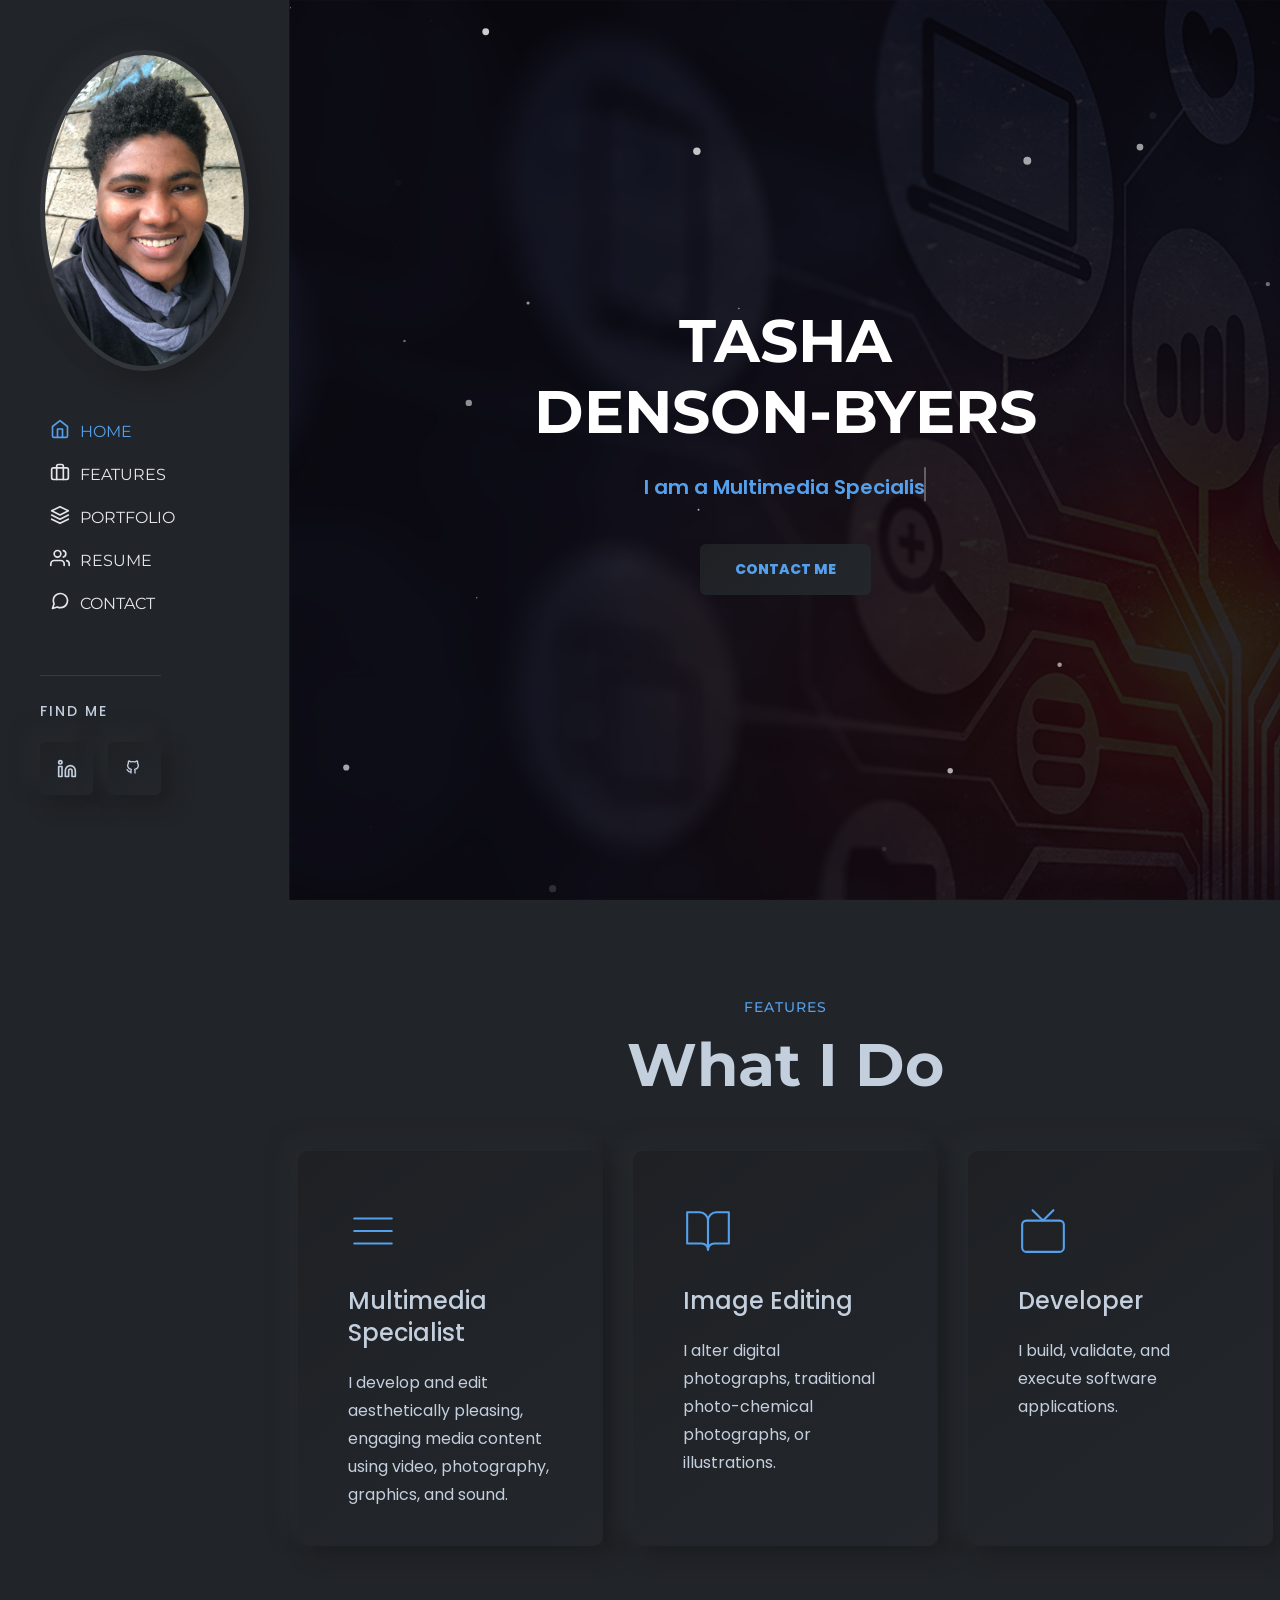
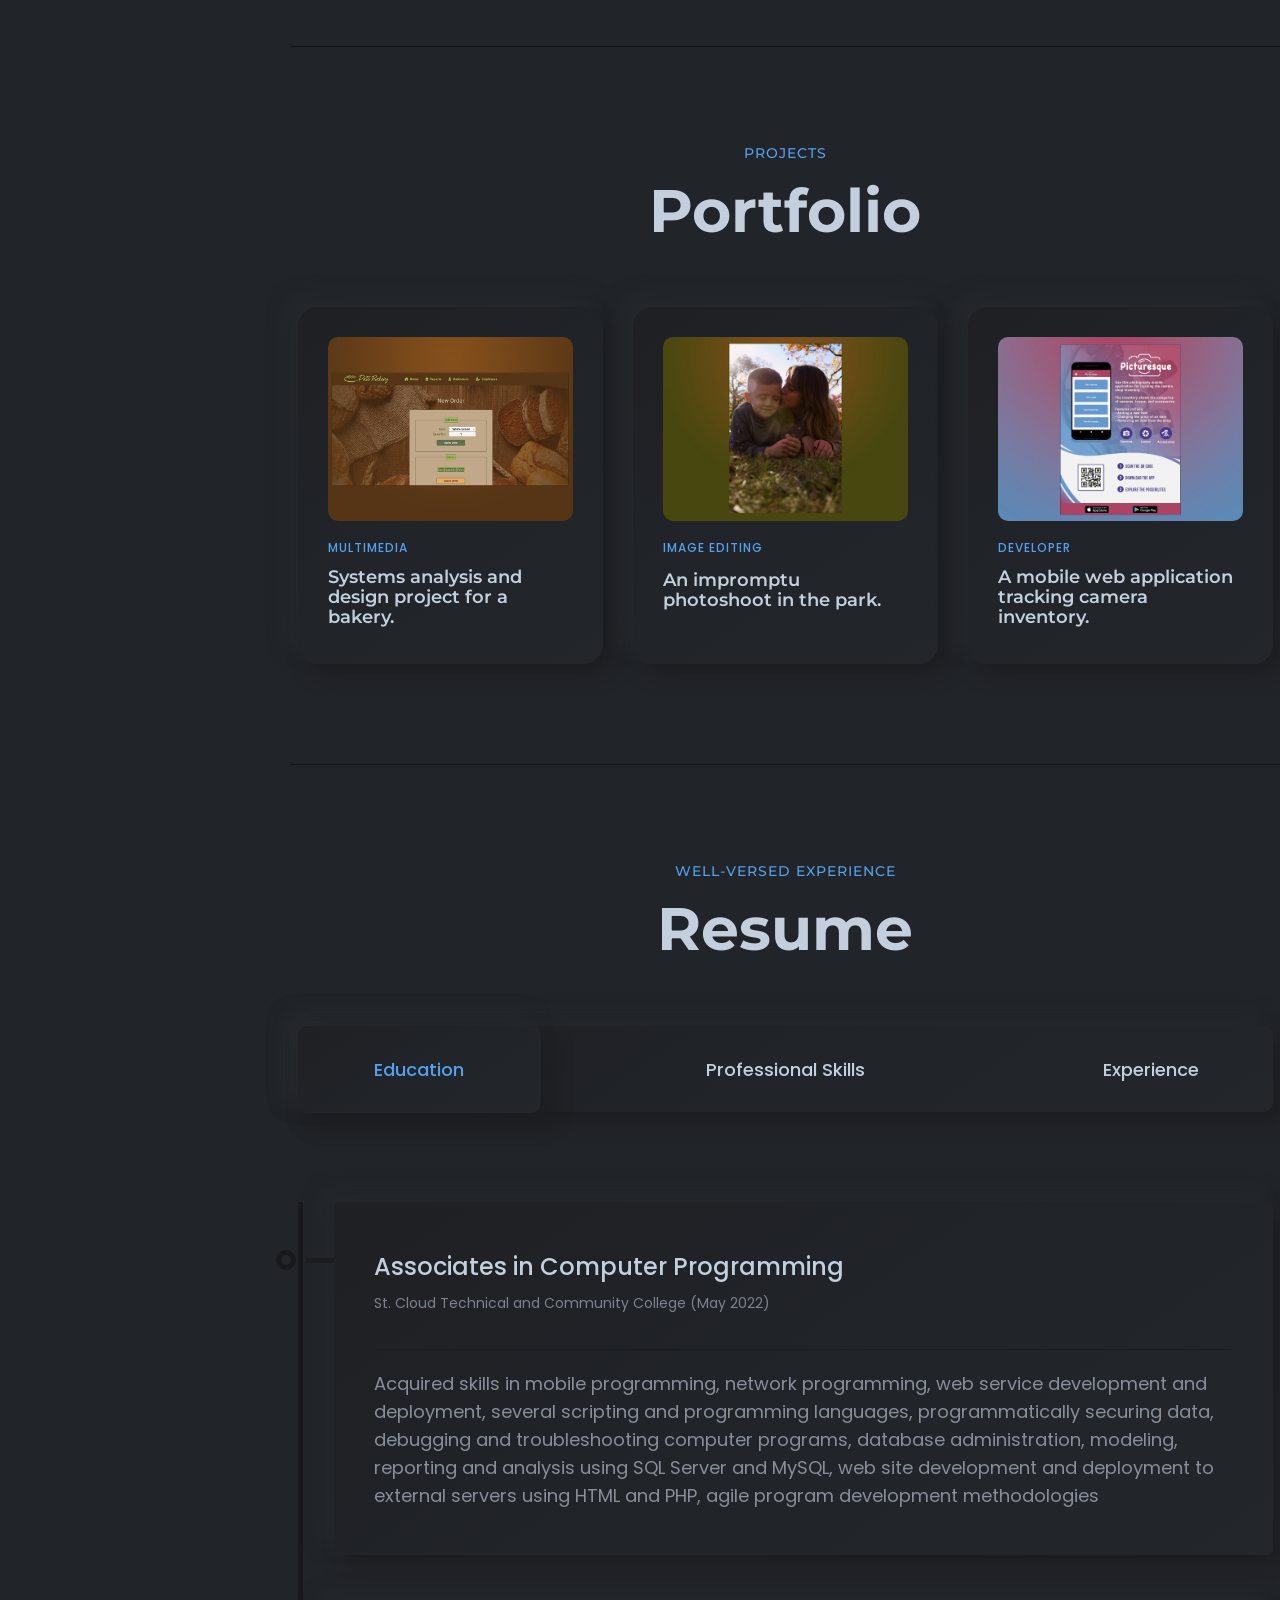
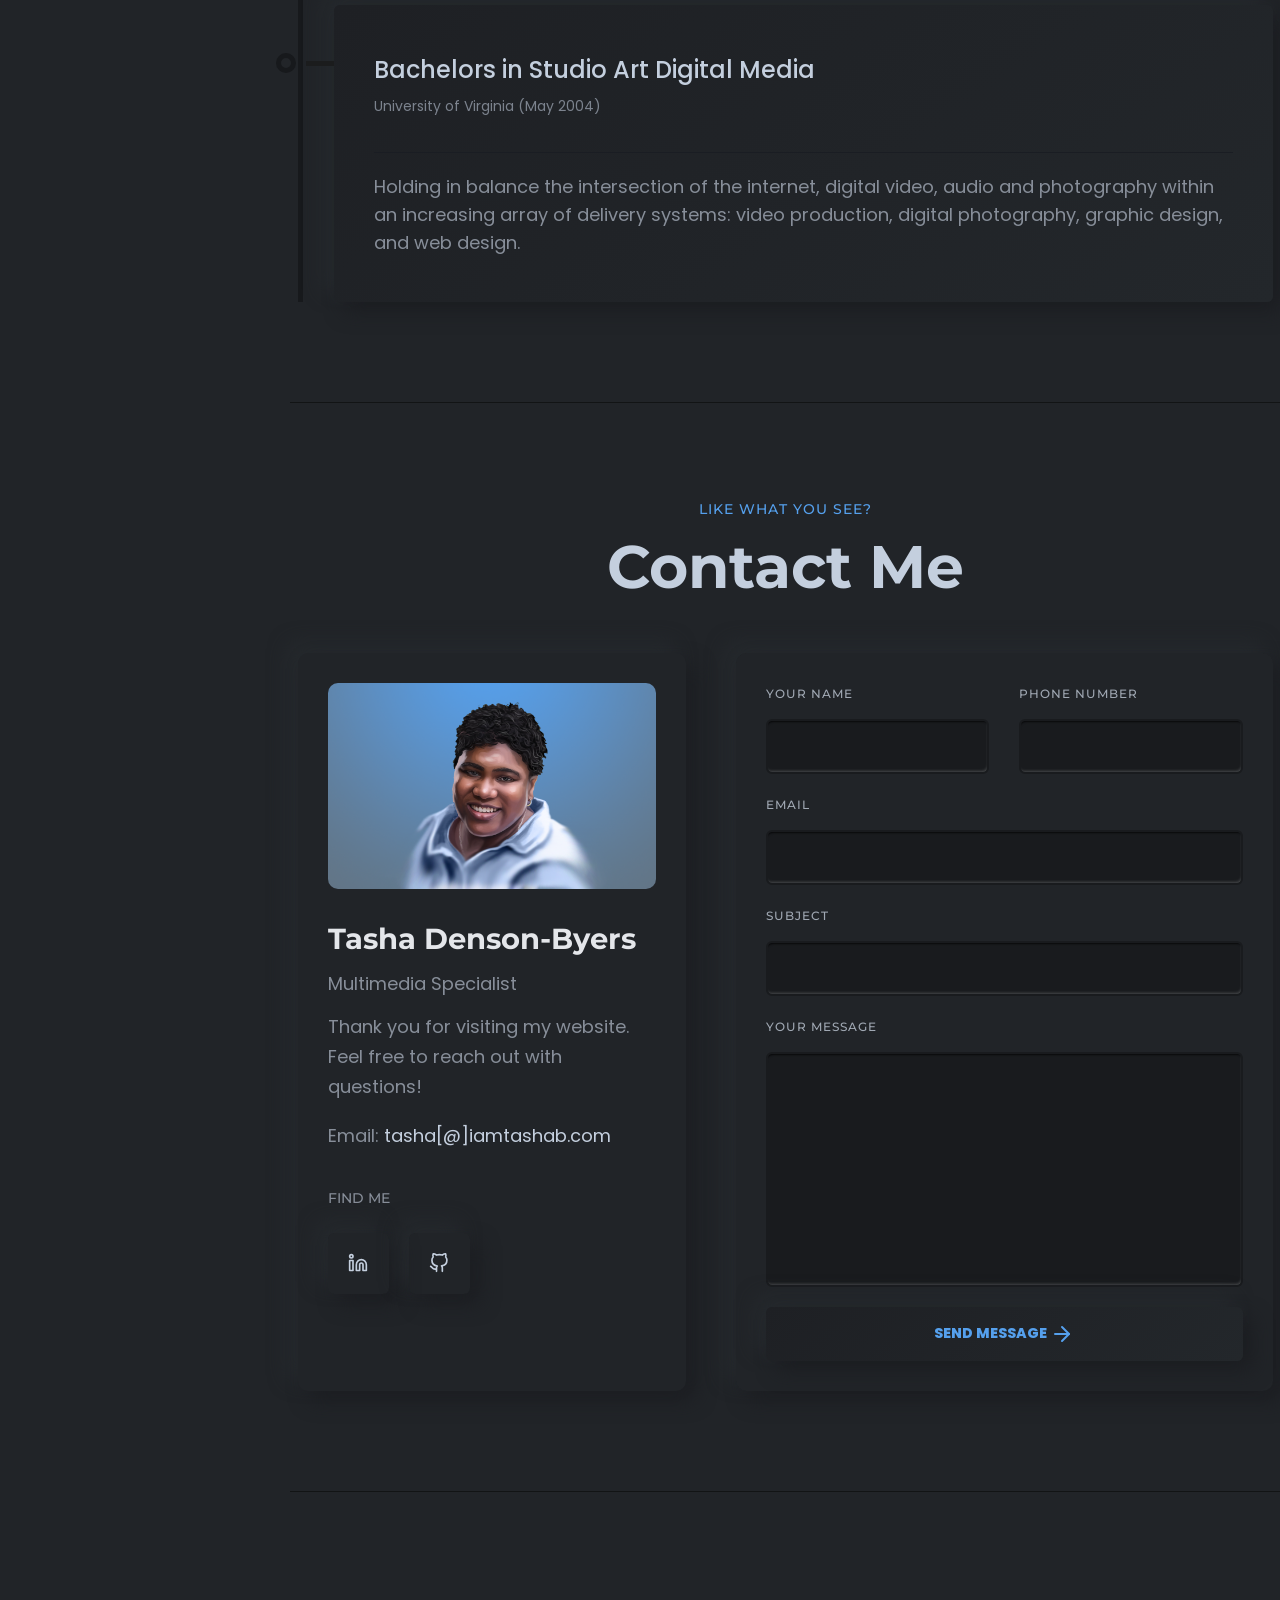
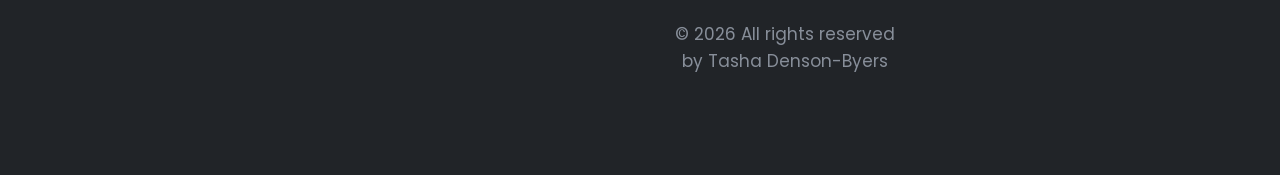
<file: index.html.html>
<!DOCTYPE html>
<html lang="en">

<head>
    <meta charset="utf-8">
    <meta http-equiv="x-ua-compatible" content="ie=edge">
    <title>Tasha Denson-Byers || Multimedia Specialist</title>
    <meta name="robots" content="noindex, follow" />
    <meta name="description" content="">
    <meta name="viewport" content="width=device-width, initial-scale=1, shrink-to-fit=no">
    <!-- Favicon -->
    <link rel="shortcut icon" type="image/x-icon" href="assets/images/favicon.ico">
    <!-- CSS 
    ============================================ -->
    <link rel="stylesheet" href="assets/css/vendor/bootstrap.min.css">
    <link rel="stylesheet" href="assets/css/vendor/slick.css">
    <link rel="stylesheet" href="assets/css/vendor/slick-theme.css">
    <link rel="stylesheet" href="assets/css/vendor/aos.css">
    <link rel="stylesheet" href="assets/css/plugins/feature.css">
    <!-- Style css -->
    <link rel="stylesheet" href="assets/css/style.css">
</head>

<!-- Google tag (gtag.js) -->
<script async src="https://www.googletagmanager.com/gtag/js?id=G-DF0GLCJZWB"></script>
<script>
  window.dataLayer = window.dataLayer || [];
  function gtag(){dataLayer.push(arguments);}
  gtag('js', new Date());

  gtag('config', 'G-DF0GLCJZWB');
</script>

<body class="template-color-1 home-sticky spybody" data-spy="scroll" data-bs-target=".navbar-example2" data-offset="150">

    <!-- start Header area -->
    <div class="d-none d-xl-block">
        <header class="rn-header-area d-flex align-items-start flex-column left-header-style">
            <div class="logo-area">
                <a href="index.html">
                    <img src="assets/images/logo/TashaBWebsitePic.jpg" alt="personal-logo">
                </a>
            </div>
            <nav id="sideNavs" class="mainmenu-nav navbar-example2 onepagenav">
                <ul class="primary-menu nav nav-pills">
                    <li class="nav-item current"><a class="nav-link smoth-animation-two" href="#home"><i
                                data-feather="home"></i> Home</a></li>
                    <li class="nav-item"><a class="nav-link smoth-animation-two" href="#features"> <i
                                data-feather="briefcase"></i>Features</a></li>
                    <li class="nav-item"><a class="nav-link smoth-animation-two" href="#portfolio"><i
                                data-feather="layers"></i>Portfolio</a></li>
                    <li class="nav-item"><a class="nav-link smoth-animation-two" href="#resume"><i
                                data-feather="users"></i>Resume</a></li>
                    <li class="nav-item"><a class="nav-link smoth-animation-two" href="#contacts"><i
                                data-feather="message-circle"></i>Contact</a></li>
                </ul>
            </nav>
            <div class="footer">
                <div class="social-share-style-1">
                    <span class="title">Find Me</span>
                    <ul class="social-share d-flex liststyle">
                        <li class="linkedin"><a href="https://www.linkedin.com/in/tashabyers/" target="_blank"><svg xmlns="http://www.w3.org/2000/svg" width="24" height="24" viewBox="0 0 24 24" fill="none" stroke="currentColor" stroke-width="2" stroke-linecap="round" stroke-linejoin="round" class="feather feather-linkedin">
                                    <path d="M16 8a6 6 0 0 1 6 6v7h-4v-7a2 2 0 0 0-2-2 2 2 0 0 0-2 2v7h-4v-7a6 6 0 0 1 6-6z">
                                    </path>
                                    <rect x="2" y="9" width="4" height="12"></rect>
                                    <circle cx="4" cy="4" r="2"></circle>
                                </svg></a>
                        </li>
                        <li class="github"><a href="https://github.com/tashabyers28" target="_blank"><svg xmlns="http://www.w3.org/2000/svg" width="30" height="30" viewBox="0 0 30 30" fill="none" stroke="currentColor" stroke-width="2" stroke-linecap="round" stroke-linejoin="round" class="feather feather-github">
                                    <path d="M9 19c-4.3 1.4 -4.3 -2.5 -6 -3m12 5v-3.5c0 -1 .1 -1.4 -.5 -2c2.8 -.3 5.5 -1.4 5.5 -6a4.6 4.6 0 0 0 -1.3 -3.2a4.2 4.2 0 0 0 -.1 -3.2s-1.1 -.3 -3.5 1.3a12.3 12.3 0 0 0 -6.2 0c-2.4 -1.6 -3.5 -1.3 -3.5 -1.3a4.2 4.2 0 0 0 -.1 3.2a4.6 4.6 0 0 0 -1.3 3.2c0 4.6 2.7 5.7 5.5 6c-.6 .6 -.6 1.2 -.5 2v3.5">
                                    </path>
                                </svg></a>
                        </li>
                    </ul>
                </div>
            </div>
        </header>
    </div>
    <!-- start Header area end -->

    <!-- Header Mobile Bar  -->
    <div class="header-style-2 d-block d-xl-none">
        <div class="row align-items-center">
            <div class="col-6">
                <div class="logo">
                    <a href="index.html">
                        <img src="assets/images/logo/logo.png" alt="Logo">
                    </a>
                </div>
            </div>
            <div class="col-6">
                <div class="header-right text-end">
                    <div class="hamberger-menu">
                        <i id="menuBtn" class="feather-menu humberger-menu"></i>
                    </div>
                </div>
            </div>
        </div>
    </div>
    <!-- Header Mobile Bar  -->

    <!-- Start Popup Mobile Menu  -->
    <div class="popup-mobile-menu">
        <div class="inner">
            <div class="menu-top">
                <div class="menu-header">
                    <a class="logo" href="index.html">
                        <img src="assets/images/logo/logos-circle.png" alt="Personal Portfolio">
                    </a>
                    <div class="close-button">
                        <button class="close-menu-activation close"><i data-feather="x"></i></button>
                    </div>
                </div>
                <p class="discription">Hello! This is Tasha's personal portfolio and website. Enjoy!</p>
            </div>
            <div class="content">
                <ul class="primary-menu nav nav-pills onepagenav">
                    <li class="nav-item current"><a class="nav-link smoth-animation-two" href="#home">Home</a></li>
                    <li class="nav-item"><a class="nav-link smoth-animation-two" href="#features">Features</a></li>
                    <li class="nav-item"><a class="nav-link smoth-animation-two" href="#portfolio">Portfolio</a></li>
                    <li class="nav-item"><a class="nav-link smoth-animation-two" href="#resume">Resume</a></li>
                    <li class="nav-item"><a class="nav-link smoth-animation-two" href="#contacts">Contact</a></li>
                </ul>
                <!-- social sharea area -->
                <div class="social-share-style-1 mt--40">
                    <span class="title">Find Me</span>
                    <ul class="social-share d-flex liststyle">
                        <li class="linkedin"><a href="https://www.linkedin.com/in/tashabyers/" target="_blank"><svg xmlns="http://www.w3.org/2000/svg" width="24" height="24" viewBox="0 0 24 24" fill="none" stroke="currentColor" stroke-width="2" stroke-linecap="round" stroke-linejoin="round" class="feather feather-linkedin">
                                    <path d="M16 8a6 6 0 0 1 6 6v7h-4v-7a2 2 0 0 0-2-2 2 2 0 0 0-2 2v7h-4v-7a6 6 0 0 1 6-6z">
                                    </path>
                                    <rect x="2" y="9" width="4" height="12"></rect>
                                    <circle cx="4" cy="4" r="2"></circle>
                                </svg></a>
                        </li>
                    </ul>
                </div>
                <!-- end -->
            </div>
        </div>
    </div>
    <!-- End Popup Mobile Menu  -->

    <main class="page-wrapper-two">

        <!-- start slider area -->
        <section id="home" class="slider-style-6 web-developer height--100 rn-section-gap align-items-center with-particles bg_image bg_image--11" data-black-overlay="5">
            <div id="particles-js"></div>
            <div class="wrapper">
                <div class="container">
                    <div class="row">
                        <div class="banner-inner text-center">
                            <h1 class="fs--100">TASHA<br>DENSON-BYERS</h1>
                            <!-- type headline start-->
                            <span class="cd-headline clip is-full-width">
                                <!-- <span>I am</span> -->
                            <!-- ROTATING TEXT -->
                            <span class="cd-words-wrapper">
                                    <b class="is-visible">I am a Multimedia Specialist.</b>
                                    <b class="is-hidden">I am an Image Editor.</b>
                                    <b class="is-hidden">I am a Developer.</b>
                                    <b class="is-hidden">I am a Digital Storyteller.</b>
                                    <b class="is-hidden">I am an Anaylst.</b>
                                    <b class="is-hidden">I am a Creative.</b>
                                    <b class="is-hidden">I am a Photographer.</b>
                                    <b class="is-hidden">I am a Video Editor.</b>
                                    <b class="is-hidden">I am a Supporter.</b>
                                </span>
                            </span>
                            <!-- type headline end -->
                            <div class="button-area">
                                <a class="rn-btn shadow-none" href="#contacts"><span>CONTACT ME</span></a>
                            </div>
                        </div>
                    </div>
                </div>
            </div>
        </section>
        <!-- start slider area End -->

        <!-- Start Service Area -->
        <div class="rn-service-area rn-section-gap " id="features">
            <div class="container">
                <div class="row">
                    <div class="col-lg-12">
                        <div class="section-title text-center" data-aos="fade-up" data-aos-duration="500" data-aos-delay="100" data-aos-once="true">
                            <span class="subtitle">Features</span>
                            <h2 class="title">What I Do</h2>
                        </div>
                    </div>
                </div>
                <div class="row row--25 mt_md--10 mt_sm--10">

                    <!-- Start Single Service -->
                    <div data-aos="fade-up" data-aos-duration="500" data-aos-delay="100" data-aos-once="true" class="col-lg-6 col-xl-4 col-md-6 col-sm-12 col-12 mt--50 mt_md--30 mt_sm--30">
                        <div class="rn-service">
                            <div class="inner">
                                <div class="icon">
                                    <i data-feather="menu"></i>
                                </div>
                                <div class="content">
                                    <h4 class="title"><a href="#">Multimedia Specialist</a></h4>
                                    <p class="description">I develop and edit aesthetically pleasing, engaging media content using video, photography, graphics, and sound.</p>
                                    <!-- <a class="read-more-button" href="#"><i class="feather-arrow-right"></i></a> -->
                                </div>
                            </div>
                            <!-- <a class="over-link" href="#"></a> -->
                        </div>
                    </div>
                    <!-- End SIngle Service -->
                    <!-- Start Single Service -->
                    <div data-aos="fade-up" data-aos-duration="500" data-aos-delay="300" data-aos-once="true" class="col-lg-6 col-xl-4 col-md-6 col-sm-12 col-12 mt--50 mt_md--30 mt_sm--30">
                        <div class="rn-service">
                            <div class="inner">
                                <div class="icon">
                                    <i data-feather="book-open"></i>
                                </div>
                                <div class="content">
                                    <h4 class="title"><a href="#">Image Editing</a></h4>
                                    <p class="description">I alter digital photographs, traditional photo-chemical photographs, or illustrations.</p>
                                    <!-- <a class="read-more-button" href="#"><i class="feather-arrow-right"></i></a> -->
                                </div>
                            </div>
                            <!-- <a class="over-link" href="#"></a> -->
                        </div>
                    </div>
                    <!-- End SIngle Service -->
                    <!-- Start Single Service -->
                    <div data-aos="fade-up" data-aos-duration="500" data-aos-delay="500" data-aos-once="true" class="col-lg-6 col-xl-4 col-md-6 col-sm-12 col-12 mt--50 mt_md--30 mt_sm--30">
                        <div class="rn-service">
                            <div class="inner">
                                <div class="icon">
                                    <i data-feather="tv"></i>
                                </div>
                                <div class="content">
                                    <h4 class="title"><a href="#">Developer</a></h4>
                                    <p class="description">I build, validate, and execute software applications.</p>
                                    <!-- <a class="read-more-button" href="#"><i class="feather-arrow-right"></i></a> -->
                                </div>
                            </div>
                            <!-- <a class="over-link" href="#"></a> -->
                        </div>
                    </div>
                    <!-- End SIngle Service -->

                </div>
            </div>
        </div>
        <!-- End Service Area  -->

        <!-- Start Portfolio Area -->
        <div class="rn-portfolio-area rn-section-gap section-separator" id="portfolio">
            <div class="container">
                <div class="row">
                    <div class="col-lg-12">
                        <div data-aos="fade-up" data-aos-duration="500" data-aos-delay="100" data-aos-once="true" class="section-title text-center">
                            <span class="subtitle">Projects</span>
                            <h2 class="title">Portfolio</h2>
                        </div>
                    </div>
                </div>

                <div class="row row--25 mt--10 mt_md--10 mt_sm--10">
                    <!-- Start Single Portfolio -->
                    <div data-aos="fade-up" data-aos-delay="100" data-aos-once="true" class="col-lg-6 col-xl-4 col-md-6 col-12 mt--50 mt_md--30 mt_sm--30">
                        <div class="rn-portfolio" data-bs-toggle="modal" data-bs-target="#exampleModalCenter-1">
                            <div class="inner">
                                <div class="thumbnail">
                                    <a href="javascript:void(0)">
                                        <img src="assets/images/portfolio/portfolio-01.jpg" alt="Pat's Bakery Portfolio Image">
                                    </a>
                                </div>
                                <div class="content">
                                    <div class="category-info">
                                        <div class="category-list">
                                            <a href="javascript:void(0)">Multimedia</a>
                                        </div>
                                        <!-- <div class="meta">
                                            <span><a href="javascript:void(0)"><i class="feather-heart"></i></a>
                                                600</span>
                                        </div> -->
                                    </div>
                                    <h4 class="title"><a href="javascript:void(0)">Systems analysis and design project for a bakery.<i
                                                class="feather-arrow-up-right"></i></a></h4>
                                </div>
                            </div>
                        </div>
                    </div>
                    <!-- End Single Portfolio -->

                    <!-- Start Single Portfolio -->
                    <div data-aos="fade-up" data-aos-delay="300" data-aos-once="true" class="col-lg-6 col-xl-4 col-md-6 col-12 mt--50 mt_md--30 mt_sm--30">
                        <div class="rn-portfolio" data-bs-toggle="modal" data-bs-target="#exampleModalCenter-2">
                            <div class="inner">
                                <div class="thumbnail">
                                    <a href="javascript:void(0)">
                                        <img src="assets/images/portfolio/portfolio-02.jpg" alt="Rachel's Photoshoot Portfolio Image">
                                    </a>
                                </div>
                                <div class="content">
                                    <div class="category-info">
                                        <div class="category-list">
                                            <a href="javascript:void(0)">Image Editing</a>
                                        </div>
                                        <!-- <div class="meta">
                                            <span><a href="javascript:void(0)"><i class="feather-heart"></i></a>
                                                750</span>
                                        </div> -->
                                    </div>
                                    <h4 class="title"><a href="javascript:void(0)">An impromptu photoshoot in the park.<i class="feather-arrow-up-right"></i></a></h4>
                                </div>
                            </div>
                        </div>
                    </div>
                    <!-- End Single Portfolio -->

                    <!-- Start Single Portfolio -->
                    <div data-aos="fade-up" data-aos-delay="500" data-aos-once="true" class="col-lg-6 col-xl-4 col-md-6 col-12 mt--50 mt_md--30 mt_sm--30">
                        <div class="rn-portfolio" data-bs-toggle="modal" data-bs-target="#exampleModalCenter-3">
                            <div class="inner">
                                <div class="thumbnail">
                                    <a href="javascript:void(0)">
                                        <img src="assets/images/portfolio/portfolio-03.jpg" alt="Picturesque Web App Portfolio Image">
                                    </a>
                                </div>
                                <div class="content">
                                    <div class="category-info">
                                        <div class="category-list">
                                            <a href="javascript:void(0)">Developer</a>
                                        </div>
                                        <!-- <div class="meta">
                                            <span><a href="javascript:void(0)"><i class="feather-heart"></i></a>
                                                630</span>
                                        </div> -->
                                    </div>
                                    <h4 class="title"><a href="javascript:void(0)">A mobile web application tracking camera inventory.
                                            <i class="feather-arrow-up-right"></i></a></h4>
                                </div>
                            </div>
                        </div>
                    </div>
                    <!-- End Single Portfolio -->
                </div>
            </div>
        </div>
        <!-- End portfolio Area -->

        <!-- Start Resume Area -->
        <div class="rn-resume-area rn-section-gap section-separator" id="resume">
            <div class="container">
                <div class="row">
                    <div class="col-lg-12">
                        <div class="section-title text-center">
                            <span class="subtitle">Well-Versed Experience</span>
                            <h2 class="title">Resume</h2>
                        </div>
                    </div>
                </div>
                <div class="row mt--45">
                    <div class="col-lg-12">
                        <ul class="rn-nav-list nav nav-tabs" id="myTabs" role="tablist">
                            <li class="nav-item">
                                <a class="nav-link active" id="education-tab" data-bs-toggle="tab" href="#education" role="tab" aria-controls="education" aria-selected="true">education</a>
                            </li>
                            <li class="nav-item">
                                <a class="nav-link" id="professional-tab" data-bs-toggle="tab" href="#professional" role="tab" aria-controls="professional" aria-selected="false">professional
                                    Skills</a>
                            </li>
                            <li class="nav-item">
                                <a class="nav-link" id="experience-tab" data-bs-toggle="tab" href="#experience" role="tab" aria-controls="experience" aria-selected="false">experience</a>
                            </li>
                        </ul>

                        <!-- Start Tab Content Wrapper  -->
                        <div class="rn-nav-content tab-content" id="myTabContents">
                            <!-- Start Single Tab  -->
                            <div class="tab-pane show active fade single-tab-area" id="education" role="tabpanel" aria-labelledby="education-tab">
                                <div class="personal-experience-inner mt--40">
                                    <div class="row">
                                        <!-- Start Skill List Area  -->
                                        <div class="col-md-12 col-12">
                                            <div class="content">
                                                <!-- <span class="subtitle">2007 - 2010</span> -->
                                                <!-- <h4 class="maintitle">Education</h4> -->
                                                <div class="experience-list">

                                                    <!-- Start Single List  -->
                                                    <div class="resume-single-list">
                                                        <div class="inner">
                                                            <div class="heading">
                                                                <div class="title">
                                                                    <h4>Associates in Computer Programming</h4>
                                                                    <span>St. Cloud Technical and Community College (May 2022)</span>
                                                                </div>
                                                            </div>
                                                            <p class="description">Acquired skills in mobile programming, 
                                                                network programming, 
                                                                web service development and deployment, 
                                                                several scripting and programming languages,  
                                                                programmatically securing data, 
                                                                debugging and troubleshooting computer programs, 
                                                                database administration, modeling, reporting and analysis using SQL Server and MySQL, 
                                                                web site development and deployment to external servers using HTML and PHP, 
                                                                agile program development methodologies</p>
                                                        </div>
                                                    </div>
                                                    <!-- End Single List  -->

                                                    <!-- Start Single List  -->
                                                    <div class="resume-single-list">
                                                        <div class="inner">
                                                            <div class="heading">
                                                                <div class="title">
                                                                    <h4>Bachelors in Studio Art Digital Media</h4>
                                                                    <span>University of Virginia (May 2004)</span>
                                                                </div>
                                                            </div>
                                                            <p class="description">Holding in balance the intersection of the internet, digital video, audio and photography within an increasing array of delivery systems: video production, digital photography, graphic design, and web design.</p>
                                                        </div>
                                                    </div>
                                                    <!-- End Single List  -->
                                                </div>
                                            </div>
                                        </div>
                                        <!-- End Skill List Area  -->
                                    </div>
                                </div>
                            </div>
                            <!-- End Single Tab  -->

                            <!-- Start Single Tab  -->
                            <div class="tab-pane fade " id="professional" role="tabpanel" aria-labelledby="professional-tab">
                                <div class="personal-experience-inner mt--40">
                                    <div class="row row--40">

                                        <!-- Start Single Progressbar  -->
                                        <div class="col-lg-6 col-md-6 col-12">
                                            <div class="progress-wrapper">
                                                <div class="content">
                                                    <!-- <span class="subtitle">Features</span> -->
                                                    <h4 class="maintitle">Applications</h4>
                                                    <!-- Start Single Progress Charts -->
                                                    <div class="progress-charts">
                                                        <h6 class="heading heading-h6">PHOTOSHOP</h6>
                                                        <div class="progress">
                                                            <div class="progress-bar wow fadeInLeft" data-wow-duration="0.5s" data-wow-delay=".3s" role="progressbar" style="width: 90%" aria-valuenow="85" aria-valuemin="0" aria-valuemax="100"></div>
                                                        </div>
                                                    </div>
                                                    <!-- End Single Progress Charts -->

                                                    <!-- Start Single Progress Charts -->
                                                    <div class="progress-charts">
                                                        <h6 class="heading heading-h6">INDESIGN</h6>
                                                        <div class="progress">
                                                            <div class="progress-bar wow fadeInLeft" data-wow-duration="0.6s" data-wow-delay=".4s" role="progressbar" style="width: 60%" aria-valuenow="85" aria-valuemin="0" aria-valuemax="100"></div>
                                                        </div>
                                                    </div>
                                                    <!-- End Single Progress Charts -->

                                                    <!-- Start Single Progress Charts -->
                                                    <div class="progress-charts">
                                                        <h6 class="heading heading-h6">FINAL CUT PRO</h6>
                                                        <div class="progress">
                                                            <div class="progress-bar wow fadeInLeft" data-wow-duration="0.7s" data-wow-delay=".5s" role="progressbar" style="width: 80%" aria-valuenow="85" aria-valuemin="0" aria-valuemax="100"></div>
                                                        </div>
                                                    </div>
                                                    <!-- End Single Progress Charts -->

                                                    <!-- Start Single Progress Charts -->
                                                    <div class="progress-charts">
                                                        <h6 class="heading heading-h6">ILLUSTRATOR</h6>
                                                        <div class="progress">
                                                            <div class="progress-bar wow fadeInLeft" data-wow-duration="0.8s" data-wow-delay=".6s" role="progressbar" style="width: 60%" aria-valuenow="85" aria-valuemin="0" aria-valuemax="100"></div>
                                                        </div>
                                                    </div>
                                                    <!-- End Single Progress Charts -->

                                                    <!-- Start Single Progress Charts -->
                                                    <div class="progress-charts">
                                                        <h6 class="heading heading-h6">VISUAL STUDIO</h6>
                                                        <div class="progress">
                                                            <div class="progress-bar wow fadeInLeft" data-wow-duration="0.9s" data-wow-delay=".7s" role="progressbar" style="width: 75%" aria-valuenow="85" aria-valuemin="0" aria-valuemax="100"></div>
                                                        </div>
                                                    </div>
                                                    <!-- End Single Progress Charts -->

                                                    <!-- Start Single Progress Charts -->
                                                    <div class="progress-charts">
                                                        <h6 class="heading heading-h6">VISIO</h6>
                                                        <div class="progress">
                                                            <div class="progress-bar wow fadeInLeft" data-wow-duration="0.9s" data-wow-delay=".7s" role="progressbar" style="width: 70%" aria-valuenow="85" aria-valuemin="0" aria-valuemax="100"></div>
                                                        </div>
                                                    </div>
                                                    <!-- End Single Progress Charts -->

                                                    <!-- Start Single Progress Charts -->
                                                    <div class="progress-charts">
                                                        <h6 class="heading heading-h6">MICROSOFT OFFICE</h6>
                                                        <div class="progress">
                                                            <div class="progress-bar wow fadeInLeft" data-wow-duration="0.9s" data-wow-delay=".7s" role="progressbar" style="width: 98%" aria-valuenow="85" aria-valuemin="0" aria-valuemax="100"></div>
                                                        </div>
                                                    </div>
                                                    <!-- End Single Progress Charts -->

                                                </div>
                                            </div>
                                        </div>
                                        <!-- End Single Progressbar  -->

                                        <!-- Start Single Progressbar  -->
                                        <div class="col-lg-6 col-md-6 col-12 mt_sm--60">
                                            <div class="progress-wrapper">
                                                <div class="content">
                                                    <!-- <span class="subtitle">Features</span> -->
                                                    <h4 class="maintitle">Front/Back End</h4>
                                                    <!-- Start Single Progress Charts -->
                                                    <div class="progress-charts">
                                                        <h6 class="heading heading-h6">HTML</h6>
                                                        <div class="progress">
                                                            <div class="progress-bar wow fadeInLeft" data-wow-duration="0.5s" data-wow-delay=".3s" role="progressbar" style="width: 90%" aria-valuenow="85" aria-valuemin="0" aria-valuemax="100"></div>
                                                        </div>
                                                    </div>
                                                    <!-- End Single Progress Charts -->

                                                    <!-- Start Single Progress Charts -->
                                                    <div class="progress-charts">
                                                        <h6 class="heading heading-h6">CSS</h6>
                                                        <div class="progress">
                                                            <div class="progress-bar wow fadeInLeft" data-wow-duration="0.6s" data-wow-delay=".4s" role="progressbar" style="width: 90%" aria-valuenow="85" aria-valuemin="0" aria-valuemax="100"></div>
                                                        </div>
                                                    </div>
                                                    <!-- End Single Progress Charts -->

                                                    <!-- Start Single Progress Charts -->
                                                    <div class="progress-charts">
                                                        <h6 class="heading heading-h6">JAVASCRIPT</h6>
                                                        <div class="progress">
                                                            <div class="progress-bar wow fadeInLeft" data-wow-duration="0.7s" data-wow-delay=".5s" role="progressbar" style="width: 70%" aria-valuenow="85" aria-valuemin="0" aria-valuemax="100"></div>
                                                        </div>
                                                    </div>
                                                    <!-- End Single Progress Charts -->

                                                    <!-- Start Single Progress Charts -->
                                                    <div class="progress-charts">
                                                        <h6 class="heading heading-h6">VUE</h6>
                                                        <div class="progress">
                                                            <div class="progress-bar wow fadeInLeft" data-wow-duration="0.8s" data-wow-delay=".6s" role="progressbar" style="width: 65%" aria-valuenow="85" aria-valuemin="0" aria-valuemax="100"></div>
                                                        </div>
                                                    </div>
                                                    <!-- End Single Progress Charts -->

                                                    <!-- Start Single Progress Charts -->
                                                    <div class="progress-charts">
                                                        <h6 class="heading heading-h6">JSON</h6>
                                                        <div class="progress">
                                                            <div class="progress-bar wow fadeInLeft" data-wow-duration="0.9s" data-wow-delay=".7s" role="progressbar" style="width: 60%" aria-valuenow="85" aria-valuemin="0" aria-valuemax="100"></div>
                                                        </div>
                                                    </div>
                                                    <!-- End Single Progress Charts -->

                                                    <!-- Start Single Progress Charts -->
                                                    <div class="progress-charts">
                                                        <h6 class="heading heading-h6">PHP</h6>
                                                        <div class="progress">
                                                            <div class="progress-bar wow fadeInLeft" data-wow-duration="0.9s" data-wow-delay=".7s" role="progressbar" style="width: 40%" aria-valuenow="85" aria-valuemin="0" aria-valuemax="100"></div>
                                                        </div>
                                                    </div>
                                                    <!-- End Single Progress Charts -->

                                                    <!-- Start Single Progress Charts -->
                                                    <div class="progress-charts">
                                                        <h6 class="heading heading-h6">C#</h6>
                                                        <div class="progress">
                                                            <div class="progress-bar wow fadeInLeft" data-wow-duration="0.9s" data-wow-delay=".7s" role="progressbar" style="width: 50%" aria-valuenow="85" aria-valuemin="0" aria-valuemax="100"></div>
                                                        </div>
                                                    </div>
                                                    <!-- End Single Progress Charts -->

                                                    <!-- Start Single Progress Charts -->
                                                    <div class="progress-charts">
                                                        <h6 class="heading heading-h6">PYTHON</h6>
                                                        <div class="progress">
                                                            <div class="progress-bar wow fadeInLeft" data-wow-duration="0.9s" data-wow-delay=".7s" role="progressbar" style="width: 50%" aria-valuenow="85" aria-valuemin="0" aria-valuemax="100"></div>
                                                        </div>
                                                    </div>
                                                    <!-- End Single Progress Charts -->

                                                    <!-- Start Single Progress Charts -->
                                                    <div class="progress-charts">
                                                        <h6 class="heading heading-h6">NODE.JS</h6>
                                                        <div class="progress">
                                                            <div class="progress-bar wow fadeInLeft" data-wow-duration="0.9s" data-wow-delay=".7s" role="progressbar" style="width: 65%" aria-valuenow="85" aria-valuemin="0" aria-valuemax="100"></div>
                                                        </div>
                                                    </div>
                                                    <!-- End Single Progress Charts -->

                                                    <!-- Start Single Progress Charts -->
                                                    <div class="progress-charts">
                                                        <h6 class="heading heading-h6">SQL</h6>
                                                        <div class="progress">
                                                            <div class="progress-bar wow fadeInLeft" data-wow-duration="0.9s" data-wow-delay=".7s" role="progressbar" style="width: 80%" aria-valuenow="85" aria-valuemin="0" aria-valuemax="100"></div>
                                                        </div>
                                                    </div>
                                                    <!-- End Single Progress Charts -->

                                                </div>
                                            </div>
                                        </div>
                                        <!-- End Single Progressbar  -->

                                    </div>
                                </div>
                            </div>
                            <!-- End Single Tab  -->

                            <!-- Start Single Tab  -->
                            <div class="tab-pane fade" id="experience" role="tabpanel" aria-labelledby="experience-tab">
                                <div class="personal-experience-inner mt--40">
                                    <div class="row">
                                        <!-- Start Skill List Area  -->
                                        <div class="col-md-12 col-12">
                                            <div class="content">
                                                <!-- <span class="subtitle">2007 - 2010</span>
                                                <h4 class="maintitle">Education Quality</h4> -->
                                                <div class="experience-list">

                                                    <!-- Start Single List  -->
                                                    <div class="resume-single-list">
                                                        <div class="inner">
                                                            <div class="heading">
                                                                <div class="title">
                                                                    <h4>Data Analyst</h4>
                                                                    <span>CentraCare Health – Center for Analytics (November 2019 - Present)</span>
                                                                </div>
                                                            </div>
                                                            <p class="description">
                                                                •	Write and edit code for data pulls, paginated, and Power BI reports for system-wide leaders<br>
                                                                •	Craft and present meaningful reports/charts/graphs for organization directors and vice presidents monthly<br>
                                                                •	Utilize 5 data warehouse resources to pull and analyze detailed data to be communicated to 12,000+ staff<br>
                                                                •	Support the data needs of a large specialized complex-care hospital and 8 community clinics/organizations
                                                                </p>
                                                        </div>
                                                    </div>
                                                    <!-- End Single List  -->

                                                    <!-- Start Single List  -->
                                                    <div class="resume-single-list">
                                                        <div class="inner">
                                                            <div class="heading">
                                                                <div class="title">
                                                                    <h4>Registrar Data Coordinator</h4>
                                                                    <span>St. Cloud Hospital – Neurosciences (December 2017 - November 2019)</span>
                                                                </div>
                                                            </div>
                                                            <p class="description">
                                                                •	Daily identify all possible surgeries of 7 neurosurgeons that meet clearly defined disease states/procedures<br>
                                                                •	Successfully contacted over 220 patients in 8 months for measuring surgery quality and outcomes<br>
                                                                •	Report health data progress and findings to over 15 neuroscience providers and department directors
                                                                </p>
                                                        </div>
                                                    </div>
                                                    <!-- End Single List  -->

                                                    <!-- Start Single List  -->
                                                    <div class="resume-single-list">
                                                        <div class="inner">
                                                            <div class="heading">
                                                                <div class="title">
                                                                    <h4>Administrative Assistant</h4>
                                                                    <span>St. Cloud Hospital - Project BrainSafe (September 2016 - November 2019)</span>
                                                                </div>
                                                            </div>
                                                            <p class="description">
                                                                •	Created and graphically edited over 20 marketing/brand items for printing and events in one year<br>
                                                                •	Project manager in providing operational and technical support in ImPACT testing system for 30 organizations<br>
                                                                •	Developed and implemented a billing system to invoice over 2300 concussion assessment tests in one year<br>
                                                                •	Built database of over 200 collaborative members, executive members, department contacts
                                                                </p>
                                                        </div>
                                                    </div>
                                                    <!-- End Single List  -->

                                                     <!-- Start Single List  -->
                                                     <div class="resume-single-list">
                                                        <div class="inner">
                                                            <div class="heading">
                                                                <div class="title">
                                                                    <h4>Mobile Technician</h4>
                                                                    <span>Apple, Inc. - Retail Store (August 2015 - April 2016)</span>
                                                                </div>
                                                            </div>
                                                            <p class="description">
                                                                •   Provide technical iOS mobile device evaluation and troubleshooting for up to 15 end-users daily<br>
                                                                •   Analyze device performance and summarize information to end-users in a 10-15-minute technical session<br>
                                                                •   Collaborate with up to 30 technical/sales specialists and supervisors on sales floor in one shift
                                                                </p>
                                                        </div>
                                                    </div>
                                                    <!-- End Single List  -->

                                                    <!-- Start Single List  -->
                                                     <div class="resume-single-list">
                                                        <div class="inner">
                                                            <div class="heading">
                                                                <div class="title">
                                                                    <h4>Senior Electronic Text Editor</h4>
                                                                    <span>Philosophy Documentation Center (August 2004 - August 2015)</span>
                                                                </div>
                                                            </div>
                                                            <p class="description">
                                                                •	Digitally translate print documents in up to 5 languages in workflow process for online querying<br>
                                                                •	Globally collaborate with 5 application developers and technical group to update a central online interface
                                                                </p>
                                                        </div>
                                                    </div>
                                                    <!-- End Single List  -->

                                                    <!-- Start Single List  -->
                                                    <div class="resume-single-list">
                                                        <div class="inner">
                                                            <div class="heading">
                                                                <div class="title">
                                                                    <h4>Graphic Design Consultant, Webmaster</h4>
                                                                    <span>MichieHamlett Law Firm (December 2006 - August 2015)</span>
                                                                </div>
                                                            </div>
                                                            <p class="description">
                                                                •	Aid in engineering, setup, and implementation of content management systems for a 30-page website<br>
                                                                •	Architect responsible for updating and modifying web profiles of over 10 attorneys<br>
                                                                •	Act as firm’s liaison to relay processes/system improvements for outside partnering software organizations
                                                                </p>
                                                        </div>
                                                    </div>
                                                    <!-- End Single List  -->

                                                </div>
                                            </div>
                                        </div>
                                        <!-- End Skill List Area  -->
                                    </div>
                                </div>
                            </div>
                            <!-- End Single Tab  -->
                        </div>
                    </div>
                </div>
            </div>
        </div>
        <!-- End Resume Area -->
        <!-- Start Contact section -->
        <div class="rn-contact-area rn-section-gap section-separator" id="contacts">
            <div class="container">
                <div class="row">
                    <div class="col-lg-12">
                        <div class="section-title text-center">
                            <span class="subtitle">Like what you see?</span>
                            <h2 class="title">Contact Me</h2>
                        </div>
                    </div>
                </div>

                <div class="row mt--50 mt_md--40 mt_sm--40 mt-contact-sm">
                    <div class="col-lg-5">
                        <div class="contact-about-area">
                            <div class="thumbnail">
                                <img src="assets/images/contact/contact1.png" alt="contact-img">
                            </div>
                            <div class="title-area">
                                <h4 class="title">Tasha Denson-Byers</h4>
                                <span>Multimedia Specialist</span>
                            </div>
                            <div class="description">
                                <p>Thank you for visiting my website. Feel free to reach out with questions!
                                </p>
                                <!-- <span class="phone">Phone: <a href="tel:01941043264">+01234567890</a></span> -->
                                <span class="mail">Email: <a href="mailto:tasha@iamtashab.com">tasha[@]iamtashab.com</a></span>
                            </div>
                            <div class="social-area">
                                <div class="name">FIND ME</div>
                                <div class="social-icone">
                                    <a href="https://www.linkedin.com/in/tashabyers/" target="_blank"><i data-feather="linkedin"></i></a>
                                    <a href="https://github.com/tashabyers28" target="_blank"><i data-feather="github"></i></a>
                                </div>
                            </div>
                        </div>
                    </div>
                    <div data-aos-delay="600" class="col-lg-7 contact-input">
                        <div class="contact-form-wrapper">
                            <div class="introduce">

                                <form class="rnt-contact-form rwt-dynamic-form row" id="contact-form" method="POST" action="mail.php">

                                    <div class="col-lg-6">
                                        <div class="form-group">
                                            <label for="contact-name">Your Name</label>
                                            <input class="form-control form-control-lg" name="contact-name" id="contact-name" type="text">
                                        </div>
                                    </div>

                                    <div class="col-lg-6">
                                        <div class="form-group">
                                            <label for="contact-phone">Phone Number</label>
                                            <input class="form-control" name="contact-phone" id="contact-phone" type="text">
                                        </div>
                                    </div>

                                    <div class="col-lg-12">
                                        <div class="form-group">
                                            <label for="contact-email">Email</label>
                                            <input class="form-control form-control-sm" id="contact-email" name="contact-email" type="email">
                                        </div>
                                    </div>

                                    <div class="col-lg-12">
                                        <div class="form-group">
                                            <label for="subject">Subject</label>
                                            <input class="form-control form-control-sm" id="contact-subject" name="contact-subject" type="text">
                                        </div>
                                    </div>

                                    <div class="col-lg-12">
                                        <div class="form-group">
                                            <label for="contact-message">Your Message</label>
                                            <textarea name="contact-message" id="contact-message" cols="30" rows="10"></textarea>
                                        </div>
                                    </div>

                                    <div class="col-lg-12">
                                        <button name="submit" type="submit" id="submit" class="rn-btn">
                                            <span>SEND MESSAGE</span>
                                            <i data-feather="arrow-right"></i>
                                        </button>
                                    </div>
                                </form>
                            </div>
                        </div>
                    </div>
                </div>
            </div>
        </div>
        <!-- End Contuct section -->

        <!-- Start Footer Area -->
        <div class="rn-footer-area rn-section-gap section-separator">
            <div class="container">
                <div class="row">
                    <div class="col-lg-12">
                        <div class="footer-area text-center">

                            <!-- <div class="logo">
                                <a href="index.html">
                                    <img src="assets/images/logo/logo-vertical.png" alt="logo">
                                </a>
                            </div> -->

                            <p class="description mt--30">© 2026 All rights reserved<br>by Tasha Denson-Byers</p>
                        </div>
                    </div>
                </div>
            </div>
        </div>
        <!-- End Footer Area -->
        <!-- modal area -->
        <!-- Modal Portfolio Body area Start -->
        <!-- Portfolio 1 start -->
        <div class="modal fade" id="exampleModalCenter-1" tabindex="-1" role="dialog" aria-hidden="true">
            <div class="modal-dialog modal-dialog-centered" role="document">
                <div class="modal-content">
                    <div class="modal-header">
                        <button type="button" class="close" data-bs-dismiss="modal" aria-label="Close">
                            <span aria-hidden="true"><i data-feather="x"></i></span>
                        </button>
                    </div>
                    <div class="modal-body">
                        <div class="row align-items-center">

                            <div class="col-lg-6">
                                <div class="portfolio-popup-thumbnail">
                                    <div class="image">
                                        <img class="w-100" src="assets/images/portfolio/portfolio-01.jpg" alt="slide">
                                    </div>
                                </div>
                            </div>

                            <div class="col-lg-6">
                                <div class="text-content">
                                    <h3>
                                        <span>Featured - Pat's Bakery</span> Multimedia Specialist
                                    </h3>
                                    <p class="mb--30">Pat runs a bakery producing a limited number of items. Pat and her staff take orders by phone and email. Pat wanted a computerized system for order tracking.</p>
                                    <p>Myself and four others converted Pat’s ordering system from paper to a web application with reporting tools for daily, weekly, and monthly sales.</p>
                                    <!-- <div class="button-group mt--20">
                                        <a href="#" class="rn-btn thumbs-icon">
                                            <span>LIKE THIS</span>
                                            <i data-feather="thumbs-up"></i>
                                        </a>
                                        <a href="#" class="rn-btn">
                                            <span>VIEW PROJECT</span>
                                            <i data-feather="chevron-right"></i>
                                        </a>
                                    </div> -->

                                </div>
                                <!-- End of .text-content -->
                            </div>
                        </div>
                        <!-- End of .row Body-->
                    </div>
                </div>
            </div>
        </div>
            <!--  -->
            <!--  -->
        <div class="modal fade" id="exampleModalCenter-2" tabindex="-1" role="dialog" aria-hidden="true">    
            <div class="modal-dialog modal-dialog-centered" role="document">
                <div class="modal-content">
                    <div class="modal-header">
                        <button type="button" class="close" data-bs-dismiss="modal" aria-label="Close">
                            <span aria-hidden="true"><i data-feather="x"></i></span>
                        </button>
                    </div>
                    <div class="modal-body">
                        <div class="row align-items-center">

                            <div class="col-lg-6">
                                <div class="portfolio-popup-thumbnail">
                                    <div class="image">
                                        <img class="w-100" src="assets/images/portfolio/portfolio-02.jpg" alt="slide">
                                    </div>
                                </div>
                            </div>

                            <div class="col-lg-6">
                                <div class="text-content">
                                    <h3>
                                        <span>Featured - Rachel's Photoshoot</span> Image Editing
                                    </h3>
                                    <p class="mb--30">Rachel and her family wanted to capture some memories on a warm fall day.</p>
                                    <p>After having some conversation about locations, we ultimately decided to photograph in a nearby park.</p>
                                    <!-- <div class="button-group mt--20">
                                        <a href="#" class="rn-btn thumbs-icon">
                                            <span>LIKE THIS</span>
                                            <i data-feather="thumbs-up"></i>
                                        </a>
                                        <a href="#" class="rn-btn">
                                            <span>VIEW PROJECT</span>
                                            <i data-feather="chevron-right"></i>
                                        </a>
                                    </div> -->

                                </div>
                                <!-- End of .text-content -->
                            </div>
                        </div>
                        <!-- End of .row Body-->
                    </div>
                </div>
            </div>
        </div>
            <!--  -->
            <!--  -->
        <div class="modal fade" id="exampleModalCenter-3" tabindex="-1" role="dialog" aria-hidden="true">
            <div class="modal-dialog modal-dialog-centered" role="document">
                <div class="modal-content">
                    <div class="modal-header">
                        <button type="button" class="close" data-bs-dismiss="modal" aria-label="Close">
                            <span aria-hidden="true"><i data-feather="x"></i></span>
                        </button>
                    </div>
                    <div class="modal-body">
                        <div class="row align-items-center">

                            <div class="col-lg-6">
                                <div class="portfolio-popup-thumbnail">
                                    <div class="image">
                                        <img class="w-100" src="assets/images/portfolio/portfolio-03.jpg" alt="slide">
                                    </div>
                                </div>
                            </div>

                            <div class="col-lg-6">
                                <div class="text-content">
                                    <h3>
                                        <span>Featured - Picturesque Mobile Application</span> Developer
                                    </h3>
                                    <p class="mb--30">Picturesque is a mobile application developed to track the inventory of a camera shop.</p>
                                    <p>With some teamwork from colleagues, we were able to develop an application that allows detailed modifications of cameras, lenses, and accessories.</p>
                                    <!-- <div class="button-group mt--20">
                                        <a href="#" class="rn-btn thumbs-icon">
                                            <span>LIKE THIS</span>
                                            <i data-feather="thumbs-up"></i>
                                        </a>
                                        <a href="#" class="rn-btn">
                                            <span>VIEW PROJECT</span>
                                            <i data-feather="chevron-right"></i>
                                        </a>
                                    </div> -->

                                </div>
                                <!-- End of .text-content -->
                            </div>
                        </div>
                        <!-- End of .row Body-->
                    </div>
                </div>
            </div>
        </div>
        <!-- End Modal Portfolio area -->
        <!-- modal area End -->


        <!-- Back to  top Start -->
        <div class="backto-top">
            <div>
                <i data-feather="arrow-up"></i>
            </div>
        </div>
        <!-- Back to top end -->

    </main>







    <!-- JS ============================================ -->
    <script src="assets/js/vendor/jquery.js"></script>
    <script src="assets/js/vendor/modernizer.min.js"></script>
    <script src="assets/js/vendor/feather.min.js"></script>
    <script src="assets/js/vendor/slick.min.js"></script>
    <script src="assets/js/vendor/bootstrap.js"></script>
    <script src="assets/js/vendor/text-type.js"></script>
    <script src="assets/js/vendor/wow.js"></script>
    <script src="assets/js/vendor/aos.js"></script>
    <script src="assets/js/vendor/particles.js"></script>
    <script src="assets/js/vendor/jquery-one-page-nav.js"></script>
    <!-- main JS -->
    <script src="assets/js/main.js"></script>

    <script>
        particlesJS('particles-js',

            {
                "particles": {
                    "number": {
                        "value": 20,
                        "density": {
                            "enable": true,
                            "value_area": 800
                        }
                    },
                    "color": {
                        "value": ["#ffffff", ]
                    },
                    "shape": {
                        "type": "circle",
                        "stroke": {
                            "width": 0,
                            "color": "#000000"
                        },
                        "polygon": {
                            "nb_sides": 4
                        },
                        "image": {
                            "src": "img/github.svg",
                            "width": 100,
                            "height": 100
                        }
                    },
                    "opacity": {
                        "value": 0.8,
                        "random": true,
                        "anim": {
                            "enable": false,
                            "speed": 1,
                            "opacity_min": 0.1,
                            "sync": false
                        }
                    },
                    "size": {
                        "value": 4,
                        "random": true,
                        "anim": {
                            "enable": false,
                            "speed": 40,
                            "size_min": 0.1,
                            "sync": false
                        }
                    },
                    "line_linked": {
                        "enable": false,
                        "distance": 150,
                        "color": "#ffffff",
                        "opacity": 0.4,
                        "width": 1
                    },
                    "move": {
                        "enable": true,
                        "speed": 6,
                        "direction": "none",
                        "random": false,
                        "straight": false,
                        "out_mode": "out",
                        "attract": {
                            "enable": false,
                            "rotateX": 600,
                            "rotateY": 1200
                        }
                    }
                },
                "interactivity": {
                    "detect_on": "canvas",
                    "events": {
                        "onhover": {
                            "enable": true,
                            "mode": "repulse"
                        },
                        "onclick": {
                            "enable": true,
                            "mode": "push"
                        },
                        "resize": true
                    },
                    "modes": {
                        "grab": {
                            "distance": 400,
                            "line_linked": {
                                "opacity": 1
                            }
                        },
                        "bubble": {
                            "distance": 800,
                            "size": 40,
                            "duration": 2,
                            "opacity": 8,
                            "speed": 3
                        },
                        "repulse": {
                            "distance": 200
                        },
                        "push": {
                            "particles_nb": 4
                        },
                        "remove": {
                            "particles_nb": 2
                        }
                    }
                },
                "retina_detect": true,
                "config_demo": {
                    "hide_card": false,
                    "background_color": "#b61924",
                    "background_image": "",
                    "background_position": "50% 50%",
                    "background_repeat": "no-repeat",
                    "background_size": "cover"
                }
            }

        );
    </script>
</body>

</html>
</file>
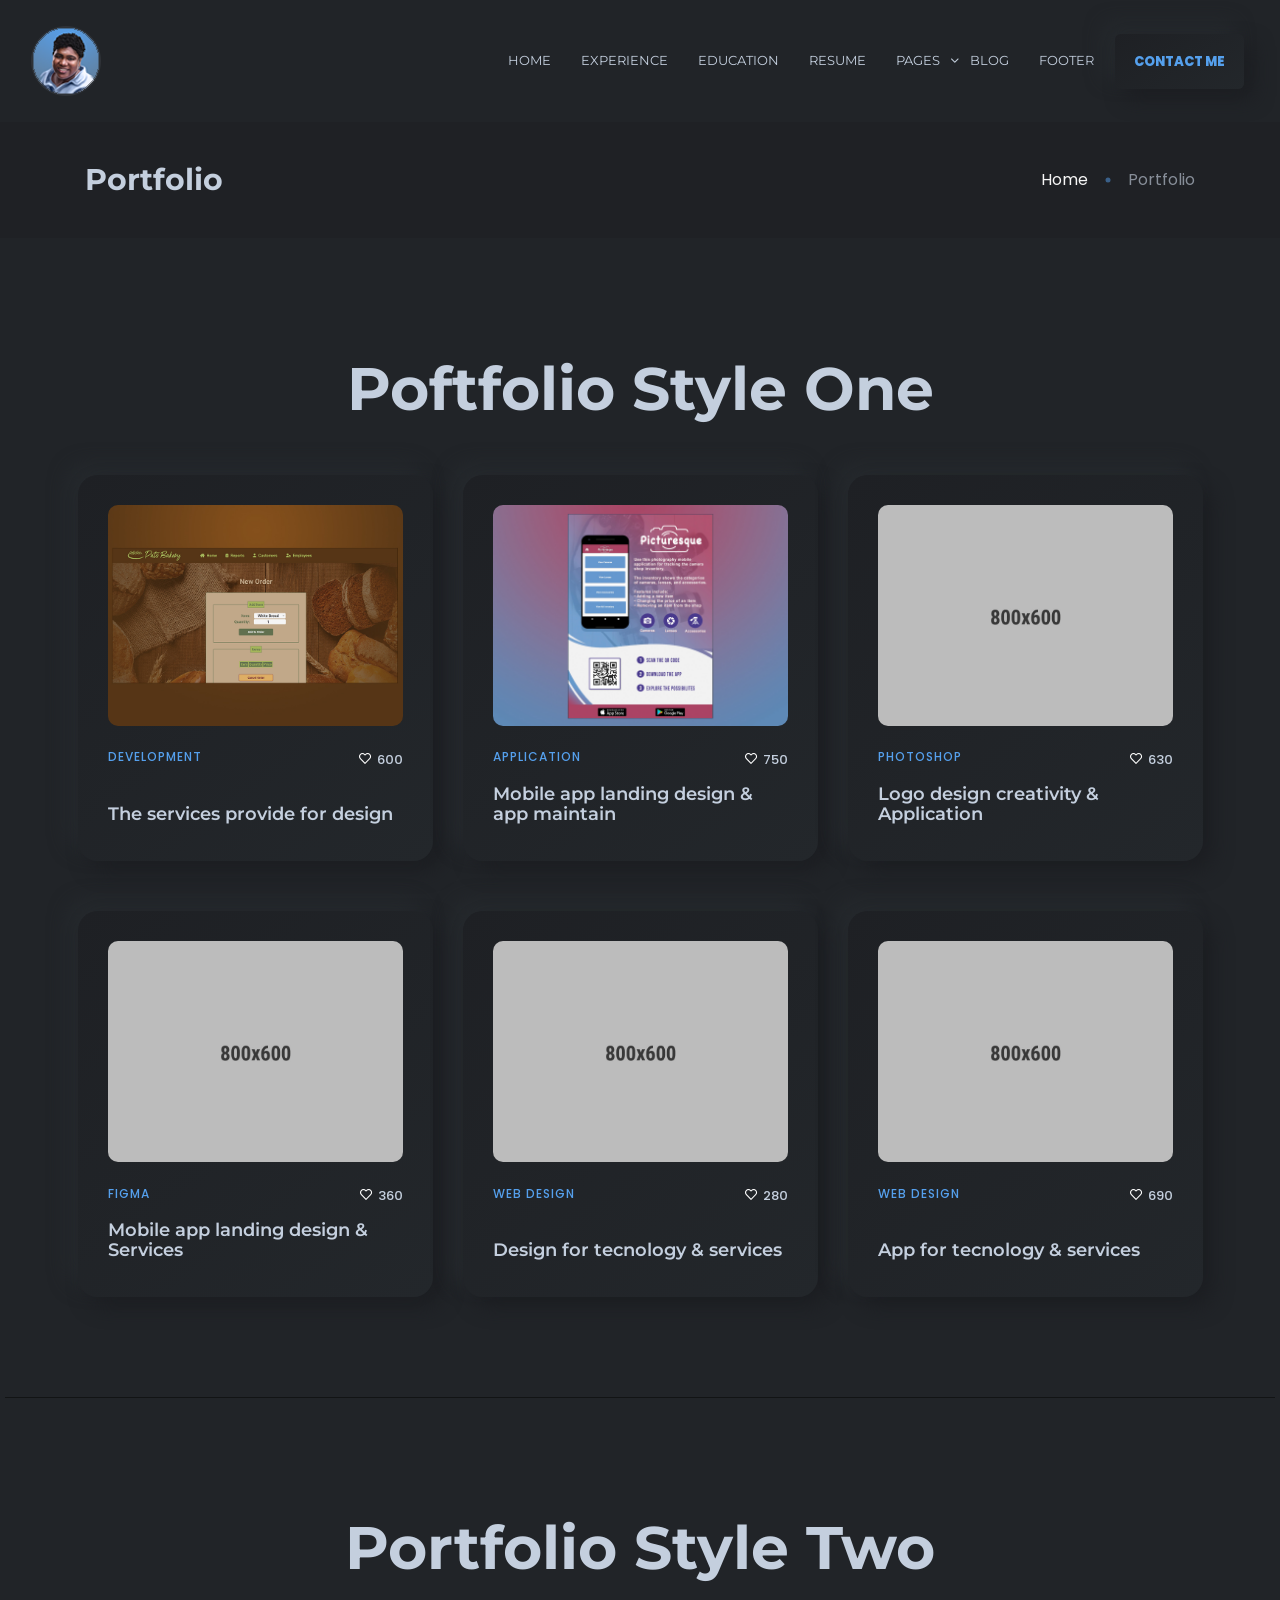
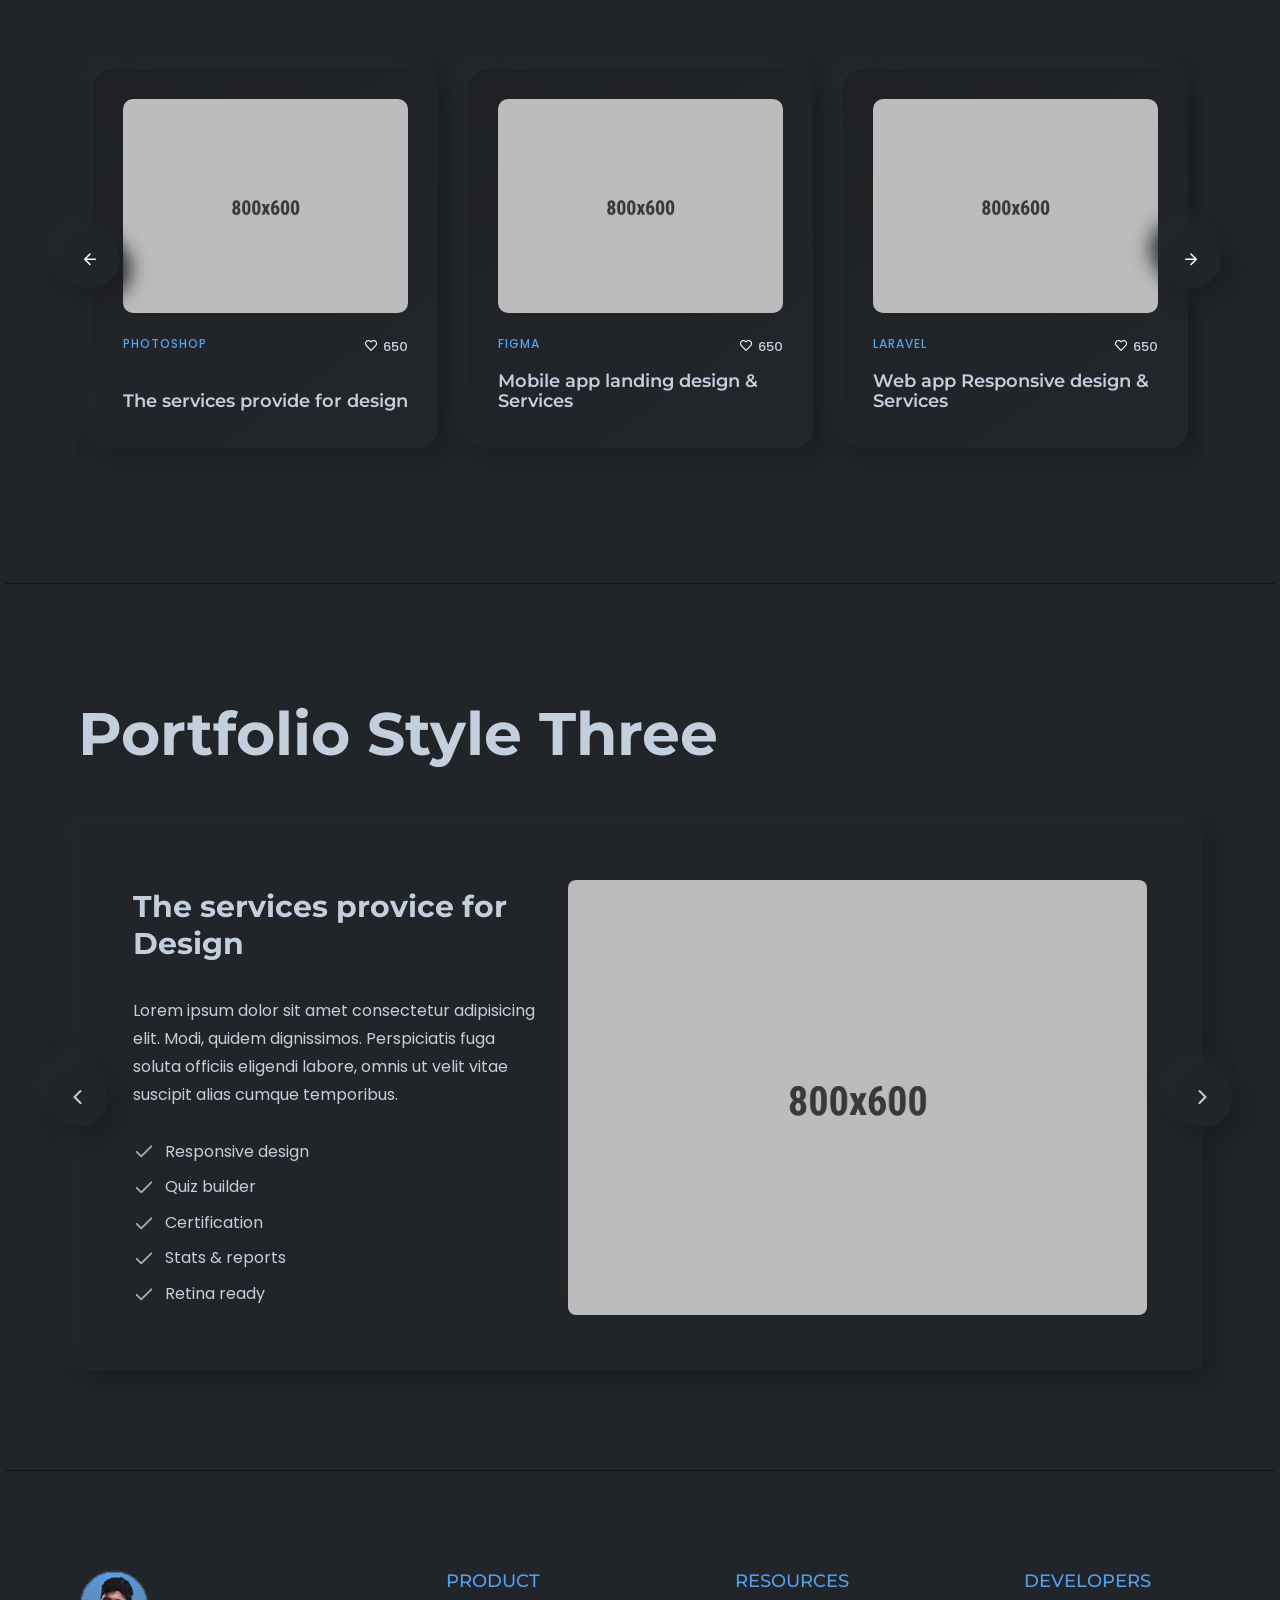
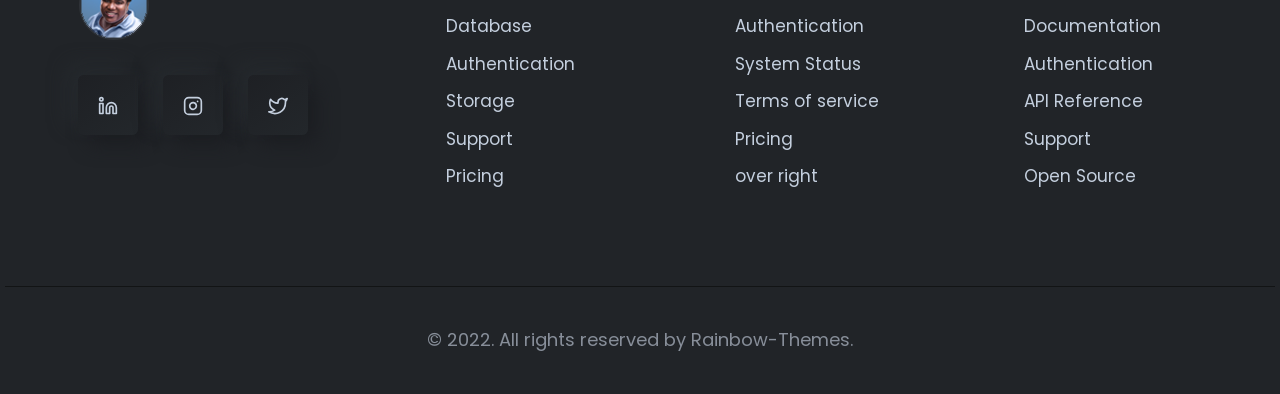
<file: portfolio.html>
<!DOCTYPE html>
<html lang="en">

<head>
    <meta charset="utf-8">
    <meta http-equiv="x-ua-compatible" content="ie=edge">
    <title>Portfolio || Inbio - Personal Portfolio Bootstrap-5 Template</title>
    <meta name="robots" content="noindex, follow" />
    <meta name="description" content="">
    <meta name="viewport" content="width=device-width, initial-scale=1, shrink-to-fit=no">
    <!-- Favicon -->
    <link rel="shortcut icon" type="image/x-icon" href="assets/images/favicon.ico">
    <!-- CSS 
    ============================================ -->
    <link rel="stylesheet" href="assets/css/vendor/bootstrap.min.css">
    <link rel="stylesheet" href="assets/css/vendor/slick.css">
    <link rel="stylesheet" href="assets/css/vendor/slick-theme.css">
    <link rel="stylesheet" href="assets/css/vendor/aos.css">
    <link rel="stylesheet" href="assets/css/plugins/feature.css">
    <!-- Style css -->
    <link rel="stylesheet" href="assets/css/style.css">
</head>

<body class="template-color-1">

    <!-- Start Header -->
    <header class="rn-header haeder-default inbio-default-header">
        <div class="header-wrapper rn-popup-mobile-menu m--0 row align-items-center">
            <!-- Start Header Left -->
            <div class="col-lg-2 col-6">
                <div class="header-left">
                    <div class="logo">
                        <a href="index.html">
                            <img src="assets/images/logo/logo.png" alt="logo">
                        </a>
                    </div>
                </div>
            </div>
            <!-- End Header Left -->
            <!-- Start Header Center -->
            <div class="col-lg-10 col-6">
                <div class="header-center">
                    <nav class="mainmenu-nav d-none d-xl-block">
                        <!-- Start Mainmanu Nav -->
                        <ul class="primary-menu">
                            <li class="nav-item"><a class="nav-link" href="#">Home</a></li>
                            <li class="nav-item"><a class="nav-link" href="#">Experience</a>
                            </li>
                            <li class="nav-item"><a class="nav-link" href="#">Education</a>
                            </li>
                            <li class="nav-item"><a class="nav-link" href="#">Resume</a></li>
                            <li class="nav-item has-droupdown"><a class="nav-link" href="#">Pages</a>
                                <ul class="submenu">
                                    <li><a href="blog.html">Blog</a></li>
                                    <li><a href="button.html">Button</a></li>
                                    <li><a href="button-white.html">Button White</a></li>
                                    <li><a href="brand.html">Brand</a></li>
                                    <li><a href="brand-white-version.html">Brand White</a></li>
                                    <li><a href="gallery.html">Gallery</a></li>
                                    <li><a href="gallery-white-version.html">Gallery White</a></li>
                                    <li><a href="portfolio.html">Portfolio</a></li>
                                    <li><a href="portfolio-white-version.html">Portfolio White</a></li>
                                    <li><a href="pricing.html">Pricing</a></li>
                                    <li><a href="pricing-white-version.html">Pricing White</a></li>
                                    <li><a href="progressbar.html">Progressbar</a></li>
                                    <li><a href="progressbar-white-version.html">Progressbar White</a></li>
                                    <li><a href="social-icones.html">Social</a></li>
                                    <li><a href="social-icones-white-version.html">Social White</a></li>
                                    <li><a href="tab.html">Tab</a></li>
                                    <li><a href="tab-white-version.html">Tab White</a></li>
                                    <li><a href="testimonial.html">Testimonial</a></li>
                                    <li><a href="testimonial-white-version.html">Testimonial White</a></li>
                                    <li><a href="vedio-popup.html">Video Popup</a></li>
                                    <li><a href="vedio-popup-white-version.html">Video Popup White</a></li>
                                </ul>
                            </li>
                            <li class="nav-item"><a class="nav-link" href="#">Blog</a></li>
                            <li class="nav-item"><a class="nav-link" href="#">Footer</a></li>
                        </ul>
                        <!-- End Mainmanu Nav -->
                    </nav>
                    <!-- Start Header Right  -->
                    <div class="header-right">
                        <a class="rn-btn" href="#contacts"><span>CONTACT ME</span></a>

                        <div class="hamberger-menu d-block d-xl-none">
                            <i id="menuBtn" class="feather-menu humberger-menu"></i>
                        </div>

                        <div class="close-menu d-block">
                            <span class="closeTrigger">
                            <i data-feather="x"></i>
                        </span>
                        </div>
                    </div>
                    <!-- End Header Right  -->

                </div>
            </div>
            <!-- End Header Center -->
        </div>
    </header>
    <!-- End Header Area -->

    <!-- Start Popup Mobile Menu  -->
    <div class="popup-mobile-menu">
        <div class="inner">
            <div class="menu-top">
                <div class="menu-header">
                    <a class="logo" href="index.html">
                        <img src="assets/images/logo/logos-circle.png" alt="Personal Portfolio">
                    </a>
                    <div class="close-button">
                        <button class="close-menu-activation close"><i data-feather="x"></i></button>
                    </div>
                </div>
                <p class="discription">Lorem ipsum dolor sit amet consect adipisicing elit repellendus.
                </p>
            </div>
            <div class="content">
                <ul class="primary-menu">
                    <li><a class="nav-link" href="#">Home</a></li>
                    <li><a class="nav-link" href="#">Experience</a></li>
                    <li><a class="nav-link" href="#">Education</a></li>
                    <li><a class="nav-link" href="#">Resume</a></li>
                    <li class="has-droupdown"><a class="nav-link" href="#">Pages</a>
                        <ul class="submenu">
                            <li><a href="blog.html">Blog</a></li>
                            <li><a href="button.html">Button</a></li>
                            <li><a href="button-white.html">Button White</a></li>
                            <li><a href="brand.html">Brand</a></li>
                            <li><a href="brand-white-version.html">Brand White</a></li>
                            <li><a href="gallery.html">Gallery</a></li>
                            <li><a href="gallery-white-version.html">Gallery White</a></li>
                            <li><a href="portfolio.html">Portfolio</a></li>
                            <li><a href="portfolio-white-version.html">Portfolio White</a></li>
                            <li><a href="pricing.html">Pricing</a></li>
                            <li><a href="pricing-white-version.html">Pricing White</a></li>
                            <li><a href="progressbar.html">Progressbar</a></li>
                            <li><a href="progressbar-white-version.html">Progressbar White</a></li>
                            <li><a href="social-icones.html">Social</a></li>
                            <li><a href="social-icones-white-version.html">Social White</a></li>
                            <li><a href="tab.html">Tab</a></li>
                            <li><a href="tab-white-version.html">Tab White</a></li>
                            <li><a href="testimonial.html">Testimonial</a></li>
                            <li><a href="testimonial-white-version.html">Testimonial White</a></li>
                            <li><a href="vedio-popup.html">Video Popup</a></li>
                            <li><a href="vedio-popup-white-version.html">Video Popup White</a></li>
                        </ul>
                    </li>
                    <li><a class="nav-link" href="#">Blog</a></li>
                    <li><a class="nav-link" href="#">Footer</a></li>
                </ul>
                <!-- social sharea area -->
                <div class="social-share-style-1 mt--40">
                    <span class="title">find with me</span>
                    <ul class="social-share d-flex liststyle">
                        <li class="facebook"><a href="#"><svg xmlns="http://www.w3.org/2000/svg" width="24" height="24" viewBox="0 0 24 24" fill="none" stroke="currentColor" stroke-width="2" stroke-linecap="round" stroke-linejoin="round" class="feather feather-facebook">
                                    <path d="M18 2h-3a5 5 0 0 0-5 5v3H7v4h3v8h4v-8h3l1-4h-4V7a1 1 0 0 1 1-1h3z"></path>
                                </svg></a>
                        </li>
                        <li class="instagram"><a href="#"><svg xmlns="http://www.w3.org/2000/svg" width="24" height="24" viewBox="0 0 24 24" fill="none" stroke="currentColor" stroke-width="2" stroke-linecap="round" stroke-linejoin="round" class="feather feather-instagram">
                                    <rect x="2" y="2" width="20" height="20" rx="5" ry="5"></rect>
                                    <path d="M16 11.37A4 4 0 1 1 12.63 8 4 4 0 0 1 16 11.37z"></path>
                                    <line x1="17.5" y1="6.5" x2="17.51" y2="6.5"></line>
                                </svg></a>
                        </li>
                        <li class="linkedin"><a href="#"><svg xmlns="http://www.w3.org/2000/svg" width="24" height="24" viewBox="0 0 24 24" fill="none" stroke="currentColor" stroke-width="2" stroke-linecap="round" stroke-linejoin="round" class="feather feather-linkedin">
                                    <path d="M16 8a6 6 0 0 1 6 6v7h-4v-7a2 2 0 0 0-2-2 2 2 0 0 0-2 2v7h-4v-7a6 6 0 0 1 6-6z">
                                    </path>
                                    <rect x="2" y="9" width="4" height="12"></rect>
                                    <circle cx="4" cy="4" r="2"></circle>
                                </svg></a>
                        </li>
                    </ul>
                </div>
                <!-- end -->
            </div>
        </div>
    </div>


    <main class="main-page-wrapper">

        <!-- Start bread vrumb area -->
        <div class="breadcrumb-area rn-section-gap breadcrumb-style-one">
            <div class="plr--85">
                <div class="row">
                    <div class="col-lg-12">
                        <div class="breadcrumb-inner">
                            <h1 class="title">Portfolio</h1>
                            <ul class="page-list">
                                <li><a href="index.html">Home</a></li>
                                <li class="separator"></li>
                                <li class="current-page">Portfolio</li>
                            </ul>
                        </div>
                    </div>
                </div>
            </div>
        </div>
        <!-- Start bread vrumb area -->

        <!-- Start Portfolio Area -->
        <div class="rn-portfolio-area rn-section-gap " id="portfolio-one">
            <div class="container">
                <div class="row">
                    <div class="col-lg-12">
                        <div data-aos="fade-up" data-aos-duration="1000" data-aos-delay="200" data-aos-once="true" class="section-title text-center">
                            <h2 class="title">Poftfolio Style One</h2>
                        </div>
                    </div>
                </div>
                <div class="row row--25 plr_sm--10">
                    <!-- Start Single Portfolio -->
                    <div data-aos="fade-up" data-aos-duration="1000" data-aos-delay="200" data-aos-once="true" class="col-lg-6 col-xl-4 col-md-6 col-12 mt--50 mt_lg--30 mt_md--30 mt_sm--30">
                        <div class="rn-portfolio" data-toggle="modal" data-target="#exampleModalCenter">
                            <div class="inner">
                                <div class="thumbnail">
                                    <a href="javascript:void(0)">
                                        <img src="assets/images/portfolio/portfolio-01.jpg" alt="Personal Portfolio Images">
                                    </a>
                                </div>
                                <div class="content">
                                    <div class="category-info">
                                        <div class="category-list">
                                            <a href="javascript:void(0)">Development</a>
                                        </div>
                                        <div class="meta">
                                            <span><a href="javascript:void(0)"><i class="feather-heart"></i></a>
                                                600</span>
                                        </div>
                                    </div>
                                    <h4 class="title"><a href="javascript:void(0)">The services provide for design <i
                                                class="feather-arrow-up-right"></i></a></h4>
                                </div>
                            </div>
                        </div>
                    </div>
                    <!-- End Single Portfolio -->

                    <!-- Start Single Portfolio -->
                    <div data-aos="fade-up" data-aos-duration="1000" data-aos-delay="400" data-aos-once="true" class="col-lg-6 col-xl-4 col-md-6 col-12 mt--50 mt_lg--30 mt_md--30 mt_sm--30">
                        <div class="rn-portfolio" data-toggle="modal" data-target="#exampleModalCenter">
                            <div class="inner">
                                <div class="thumbnail">
                                    <a href="javascript:void(0)">
                                        <img src="assets/images/portfolio/portfolio-03.jpg" alt="Personal Portfolio Images">
                                    </a>
                                </div>
                                <div class="content">
                                    <div class="category-info">
                                        <div class="category-list">
                                            <a href="javascript:void(0)">Application</a>
                                        </div>
                                        <div class="meta">
                                            <span><a href="javascript:void(0)"><i class="feather-heart"></i></a>
                                                750</span>
                                        </div>
                                    </div>
                                    <h4 class="title"><a href="javascript:void(0)">Mobile app landing design & app
                                            maintain<i class="feather-arrow-up-right"></i></a></h4>
                                </div>
                            </div>
                        </div>
                    </div>
                    <!-- End Single Portfolio -->

                    <!-- Start Single Portfolio -->
                    <div data-aos="fade-up" data-aos-duration="1000" data-aos-delay="600" data-aos-once="true" class="col-lg-6 col-xl-4 col-md-6 col-12 mt--50 mt_lg--30 mt_md--30 mt_sm--30">
                        <div class="rn-portfolio" data-toggle="modal" data-target="#exampleModalCenter">
                            <div class="inner">
                                <div class="thumbnail">
                                    <a href="javascript:void(0)">
                                        <img src="assets/images/portfolio/portfolio-04.jpg" alt="Personal Portfolio Images">
                                    </a>
                                </div>
                                <div class="content">
                                    <div class="category-info">
                                        <div class="category-list">
                                            <a href="javascript:void(0)">Photoshop</a>
                                        </div>
                                        <div class="meta">
                                            <span><a href="javascript:void(0)"><i class="feather-heart"></i></a>
                                                630</span>
                                        </div>
                                    </div>
                                    <h4 class="title"><a href="javascript:void(0)">Logo design creativity & Application
                                            <i class="feather-arrow-up-right"></i></a></h4>
                                </div>
                            </div>
                        </div>
                    </div>
                    <!-- End Single Portfolio -->
                    <!-- Start Single Portfolio -->
                    <div data-aos="fade-up" data-aos-duration="1000" data-aos-delay="200" data-aos-once="true" class="col-lg-6 col-xl-4 col-md-6 col-12 mt--50 mt_lg--30 mt_md--30 mt_sm--30">
                        <div class="rn-portfolio" data-toggle="modal" data-target="#exampleModalCenter">
                            <div class="inner">
                                <div class="thumbnail">
                                    <a href="javascript:void(0)">
                                        <img src="assets/images/portfolio/portfolio-05.jpg" alt="Personal Portfolio Images">
                                    </a>
                                </div>
                                <div class="content">
                                    <div class="category-info">
                                        <div class="category-list">
                                            <a href="javascript:void(0)">Figma</a>
                                        </div>
                                        <div class="meta">
                                            <span><a href="javascript:void(0)"><i class="feather-heart"></i></a>
                                                360</span>
                                        </div>
                                    </div>
                                    <h4 class="title"><a href="javascript:void(0)">Mobile app landing design &
                                            Services<i class="feather-arrow-up-right"></i></a></h4>
                                </div>
                            </div>
                        </div>
                    </div>
                    <!-- End Single Portfolio -->

                    <!-- Start Single Portfolio -->
                    <div data-aos="fade-up" data-aos-duration="1000" data-aos-delay="400" data-aos-once="true" class="col-lg-6 col-xl-4 col-md-6 col-12 mt--50 mt_lg--30 mt_md--30 mt_sm--30">
                        <div class="rn-portfolio" data-toggle="modal" data-target="#exampleModalCenter">
                            <div class="inner">
                                <div class="thumbnail">
                                    <a href="javascript:void(0)">
                                        <img src="assets/images/portfolio/portfolio-06.jpg" alt="Personal Portfolio Images">
                                    </a>
                                </div>
                                <div class="content">
                                    <div class="category-info">
                                        <div class="category-list">
                                            <a href="javascript:void(0)">Web Design</a>
                                        </div>
                                        <div class="meta">
                                            <span><a href="javascript:void(0)"><i class="feather-heart"></i></a>
                                                280</span>
                                        </div>
                                    </div>
                                    <h4 class="title"><a href="javascript:void(0)">Design for tecnology & services<i
                                                class="feather-arrow-up-right"></i></a></h4>
                                </div>
                            </div>
                        </div>
                    </div>
                    <!-- End Single Portfolio -->

                    <!-- Start Single Portfolio -->
                    <div data-aos="fade-up" data-aos-delay="600" data-aos-once="true" class="col-lg-6 col-xl-4 col-md-6 col-12 mt--50 mt_lg--30 mt_md--30 mt_sm--30">
                        <div class="rn-portfolio" data-toggle="modal" data-target="#exampleModalCenter">
                            <div class="inner">
                                <div class="thumbnail">
                                    <a href="javascript:void(0)">
                                        <img src="assets/images/portfolio/portfolio-06.jpg" alt="Personal Portfolio Images">
                                    </a>
                                </div>
                                <div class="content">
                                    <div class="category-info">
                                        <div class="category-list">
                                            <a href="javascript:void(0)">Web Design</a>
                                        </div>
                                        <div class="meta">
                                            <span><a href="javascript:void(0)"><i class="feather-heart"></i></a>
                                                690</span>
                                        </div>
                                    </div>
                                    <h4 class="title"><a href="javascript:void(0)">App for tecnology & services<i
                                                class="feather-arrow-up-right"></i></a></h4>
                                </div>
                            </div>
                        </div>
                    </div>
                    <!-- End Single Portfolio -->
                </div>
            </div>
        </div>
        <!-- End portfolio Area -->


        <!-- Start Portfolio Area -->
        <div id="portfolio-two" class="rn-portfolio-area portfolio-style-three rn-section-gap section-separator">
            <div class="container">
                <div class="row">
                    <div class="col-lg-12">
                        <div data-aos="fade-up" data-aos-duration="1000" data-aos-delay="200" data-aos-once="true" class="section-title text-center">
                            <h2 class="title">Portfolio Style Two</h2>
                        </div>
                    </div>
                </div>
                <div class="row mt--50">
                    <div class="col-lg-12">
                        <div data-aos="fade-up" data-aos-duration="1000" data-aos-delay="500" data-aos-once="true" class="portfolio-wrapper portfolio-slick-activation slick-arrow-style-one rn-slick-dot-style">

                            <!-- Start Single Portfolio  -->
                            <div class="rn-portfolio-slick">
                                <div class="rn-portfolio" data-toggle="modal" data-target="#exampleModalCenter">
                                    <div class="inner">
                                        <div class="thumbnail">
                                            <a href="javascript:void(0)">
                                                <img src="assets/images/portfolio/portfolio-04.jpg" alt="Personal Portfolio Images">
                                            </a>
                                        </div>
                                        <div class="content">
                                            <div class="category-info">
                                                <div class="category-list">
                                                    <a href="javascript:void(0)">PHOTOSHOP</a>
                                                </div>
                                                <div class="meta">
                                                    <span><a href="javascript:void(0)"><i class="feather-heart"></i></a>
                                                        650</span>
                                                </div>
                                            </div>
                                            <h4 class="title"><a href="javascript:void(0)">The services provide for design<i
                                                        class="feather-arrow-up-right"></i></a></h4>
                                        </div>
                                    </div>
                                </div>
                            </div>
                            <!-- End Single Portfolio  -->

                            <!-- Start Single Portfolio  -->
                            <div class="rn-portfolio-slick">
                                <div class="rn-portfolio" data-toggle="modal" data-target="#exampleModalCenter">
                                    <div class="inner">
                                        <div class="thumbnail">
                                            <a href="javascript:void(0)">
                                                <img src="assets/images/portfolio/portfolio-05.jpg" alt="Personal Portfolio Images">
                                            </a>
                                        </div>
                                        <div class="content">
                                            <div class="category-info">
                                                <div class="category-list">
                                                    <a href="javascript:void(0)">Figma</a>
                                                </div>
                                                <div class="meta">
                                                    <span><a href="javascript:void(0)"><i class="feather-heart"></i></a>
                                                        650</span>
                                                </div>
                                            </div>
                                            <h4 class="title"><a href="javascript:void(0)">Mobile app landing design & Services<i
                                                        class="feather-arrow-up-right"></i></a></h4>
                                        </div>
                                    </div>
                                </div>
                            </div>
                            <!-- End Single Portfolio  -->

                            <!-- Start Single Portfolio  -->
                            <div class="rn-portfolio-slick">
                                <div class="rn-portfolio" data-toggle="modal" data-target="#exampleModalCenter">
                                    <div class="inner">
                                        <div class="thumbnail">
                                            <a href="javascript:void(0)">
                                                <img src="assets/images/portfolio/portfolio-04.jpg" alt="Personal Portfolio Images">
                                            </a>
                                        </div>
                                        <div class="content">
                                            <div class="category-info">
                                                <div class="category-list">
                                                    <a href="javascript:void(0)">Laravel</a>
                                                </div>
                                                <div class="meta">
                                                    <span><a href="javascript:void(0)"><i class="feather-heart"></i></a>
                                                        650</span>
                                                </div>
                                            </div>
                                            <h4 class="title"><a href="javascript:void(0)">Web app Responsive design & Services<i
                                                        class="feather-arrow-up-right"></i></a></h4>
                                        </div>
                                    </div>
                                </div>
                            </div>
                            <!-- End Single Portfolio  -->

                            <!-- Start Single Portfolio  -->
                            <div class="rn-portfolio-slick">
                                <div class="rn-portfolio" data-toggle="modal" data-target="#exampleModalCenter">
                                    <div class="inner">
                                        <div class="thumbnail">
                                            <a href="javascript:void(0)">
                                                <img src="assets/images/portfolio/portfolio-06.jpg" alt="Personal Portfolio Images">
                                            </a>
                                        </div>
                                        <div class="content">
                                            <div class="category-info">
                                                <div class="category-list">
                                                    <a href="javascript:void(0)">Figma</a>
                                                </div>
                                                <div class="meta">
                                                    <span><a href="javascript:void(0)"><i class="feather-heart"></i></a>
                                                        650</span>
                                                </div>
                                            </div>
                                            <h4 class="title"><a href="javascript:void(0)">PHP with app landing design & Services<i
                                                        class="feather-arrow-up-right"></i></a></h4>
                                        </div>
                                    </div>
                                </div>
                            </div>
                            <!-- End Single Portfolio  -->

                        </div>
                    </div>
                </div>
            </div>
        </div>
        <!-- End portfolio Area -->

        <!-- Start portfolio Area -->
        <div id="portfolio-three" class="rn-project-area portfolio-style-two rn-section-gap section-separator">
            <div class="container">

                <div class="row">
                    <div class="col-lg-12">
                        <div data-aos="fade-up" data-aos-duration="1000" data-aos-delay="200" data-aos-once="true" class="section-title text-left">
                            <h2 class="title">Portfolio Style Three</h2>
                        </div>
                    </div>
                </div>

                <div data-aos="fade-up" data-aos-duration="1000" data-aos-delay="400" data-aos-once="true" id="carouselExampleControls" class="carousel slide" data-ride="carousel">
                    <div class="carousel-inner">
                        <!-- Start Single Item  -->
                        <div class="carousel-item active">
                            <div class="portfolio-single">
                                <div class="row direction">
                                    <div class="col-lg-5">
                                        <div class="inner">
                                            <h5 class="title">
                                                The services provice for Design
                                            </h5>
                                            <p class="discription">
                                                Lorem ipsum dolor sit amet consectetur adipisicing elit. Modi, quidem
                                                dignissimos.
                                                Perspiciatis fuga soluta officiis eligendi labore, omnis ut velit vitae
                                                suscipit
                                                alias cumque temporibus.
                                            </p>
                                            <div class="ft-area">
                                                <div class="feature-wrapper">
                                                    <div class="single-feature">
                                                        <i data-feather="check"></i>
                                                        <p>Responsive design</p>
                                                    </div>
                                                    <div class="single-feature">
                                                        <i data-feather="check"></i>
                                                        <p>Quiz builder</p>
                                                    </div>
                                                    <div class="single-feature">
                                                        <i data-feather="check"></i>
                                                        <p>Certification</p>
                                                    </div>
                                                    <div class="single-feature">
                                                        <i data-feather="check"></i>
                                                        <p>Stats & reports</p>
                                                    </div>
                                                    <div class="single-feature">
                                                        <i data-feather="check"></i>
                                                        <p>Retina ready</p>
                                                    </div>
                                                </div>
                                            </div>
                                        </div>
                                    </div>
                                    <div class="col-lg-12 col-xl-7">
                                        <div class="thumbnail">
                                            <img src="assets/images/portfolio/portfolio-06.jpg" alt="">
                                        </div>
                                    </div>
                                </div>
                            </div>
                        </div>
                        <!-- End Single Item  -->

                        <!-- Start Single Item  -->
                        <div class="carousel-item">
                            <div class="portfolio-single">
                                <div class="row direction">
                                    <div class="col-lg-5">
                                        <div class="inner">
                                            <h5 class="title">
                                                The services provice for Development
                                            </h5>
                                            <p class="discription">
                                                Lorem ipsum dolor sit amet consectetur adipisicing elit. Modi, quidem
                                                dignissimos.
                                                Perspiciatis fuga soluta officiis eligendi labore, omnis ut velit vitae
                                                suscipit
                                                alias cumque temporibus.
                                            </p>
                                            <div class="ft-area">
                                                <div class="feature-wrapper">
                                                    <div class="single-feature">
                                                        <i data-feather="check"></i>
                                                        <p>Divice maintain</p>
                                                    </div>
                                                    <div class="single-feature">
                                                        <i data-feather="check"></i>
                                                        <p>Theme builder</p>
                                                    </div>
                                                    <div class="single-feature">
                                                        <i data-feather="check"></i>
                                                        <p>Certification</p>
                                                    </div>
                                                    <div class="single-feature">
                                                        <i data-feather="check"></i>
                                                        <p>Stats & reports</p>
                                                    </div>
                                                    <div class="single-feature">
                                                        <i data-feather="check"></i>
                                                        <p>Retina ready</p>
                                                    </div>
                                                </div>
                                            </div>
                                        </div>
                                    </div>
                                    <div class="col-lg-12 col-xl-7">
                                        <div class="thumbnail">
                                            <img src="assets/images/portfolio/portfolio-01.jpg" alt="">
                                        </div>
                                    </div>
                                </div>
                            </div>
                        </div>
                        <!-- End Single Item  -->

                        <!-- Start Single Item  -->
                        <div class="carousel-item">
                            <div class="portfolio-single">
                                <div class="row direction">
                                    <div class="col-lg-5">
                                        <div class="inner">
                                            <h5 class="title">
                                                The services provice for Android user
                                            </h5>
                                            <p class="discription">
                                                Lorem ipsum dolor sit amet consectetur adipisicing elit. Modi, quidem
                                                dignissimos.
                                                Perspiciatis fuga soluta officiis eligendi labore, omnis ut velit vitae
                                                suscipit
                                                alias cumque temporibus.
                                            </p>
                                            <div class="ft-area">
                                                <div class="feature-wrapper">
                                                    <div class="single-feature">
                                                        <i data-feather="check"></i>
                                                        <p>Customer satisfaction</p>
                                                    </div>
                                                    <div class="single-feature">
                                                        <i data-feather="check"></i>
                                                        <p>Quiz builder</p>
                                                    </div>
                                                    <div class="single-feature">
                                                        <i data-feather="check"></i>
                                                        <p>Certification</p>
                                                    </div>
                                                    <div class="single-feature">
                                                        <i data-feather="check"></i>
                                                        <p>Stats & reports</p>
                                                    </div>
                                                    <div class="single-feature">
                                                        <i data-feather="check"></i>
                                                        <p>Football & reports</p>
                                                    </div>
                                                </div>
                                            </div>
                                        </div>
                                    </div>
                                    <div class="col-lg-12 col-xl-7">
                                        <div class="thumbnail">
                                            <img src="assets/images/portfolio/portfolio-05.jpg" alt="">
                                        </div>
                                    </div>
                                </div>
                            </div>
                        </div>
                        <!-- End Single Item  -->
                    </div>

                    <button class="carousel-control-prev" role="button" data-bs-target="#carouselExampleControls" data-bs-slide="prev">
                        <i data-feather="chevron-left"></i>
                    </button>
                    <button class="carousel-control-next" role="button" data-bs-target="#carouselExampleControls" data-bs-slide="next">
                        <i data-feather="chevron-right"></i>
                    </button>
                </div>

            </div>
        </div>
        <!-- End portfolio Area -->

        <!-- Back to  top Start -->
        <div class="backto-top">
            <div>
                <i data-feather="arrow-up"></i>
            </div>
        </div>
        <!-- Back to top end -->
        <!-- Rn footer area Start -->
        <div id="footer" class="rn-footer-area footer-style-2 rn-section-gapTop section-separator">
            <div class="container pb--80 pb_sm--40 plr_sm--20">
                <div class="row">
                    <div class="col-xl-3 col-12 col-lg-3 col-md-6 col-sm-6 col-12">
                        <div class="logo-thumbnail">
                            <a href="#"><img src="assets/images/logo/logo.png" alt="logo-image"></a>
                        </div>
                        <div class="social-icone-wrapper">
                            <ul class="social-share d-flex liststyle">
                                <li class="facebook"><a href="#"><i data-feather="linkedin"></i></a>
                                </li>
                                <li class="instagram"><a href="#"><i data-feather="instagram"></i></a>
                                </li>
                                <li class="linkedin"><a href="#"><i data-feather="twitter"></i></a>
                                </li>
                            </ul>
                        </div>
                    </div>
                    <div class="col-sl-3 col-12 mt_sm--20 col-lg-3 col-md-6 col-sm-6 col-12">
                        <div class="menu-wrapper">
                            <div class="menu-title">
                                <h6>product</h6>
                            </div>
                            <ul class="menu-footer">
                                <li><a href="#">Database</a></li>
                                <li><a href="#">Authentication</a></li>
                                <li><a href="#">Storage</a></li>
                                <li><a href="#">Support</a></li>
                                <li><a href="#">Pricing</a></li>
                            </ul>
                        </div>
                    </div>
                    <div class="col-sl-3 col-12 mt_sm--20 col-lg-3 col-md-6 col-sm-6 col-12">
                        <div class="menu-wrapper">
                            <div class="menu-title">
                                <h6>Resources</h6>
                            </div>
                            <ul class="menu-footer">
                                <li><a href="#">Authentication</a></li>
                                <li><a href="#">System Status</a></li>
                                <li><a href="#">Terms of service</a></li>
                                <li><a href="#">Pricing</a></li>
                                <li><a href="#">over right</a></li>
                            </ul>
                        </div>
                    </div>
                    <div class="col-sl-3 col-12 mt_sm--20 col-lg-3 col-md-6 col-sm-6 col-12">
                        <div class="menu-wrapper">
                            <div class="menu-title">
                                <h6>Developers</h6>
                            </div>
                            <ul class="menu-footer">
                                <li><a href="#">Documentation</a></li>
                                <li><a href="#">Authentication</a></li>
                                <li><a href="#">API Reference</a></li>
                                <li><a href="#">Support</a></li>
                                <li><a href="#">Open Source</a></li>
                            </ul>
                        </div>
                    </div>
                </div>
            </div>
            <div class="copyright text-center ptb--40 section-separator">
                <p class="description">© 2022. All rights reserved by <a target="_blank" href="https://themeforest.net/user/rainbow-themes/portfolio">Rainbow-Themes.</a></p>
            </div>
        </div>
        <!-- Rn footer area end -->

    </main>


    <!-- JS ============================================ -->
    <script src="assets/js/vendor/jquery.js"></script>
    <script src="assets/js/vendor/modernizer.min.js"></script>
    <script src="assets/js/vendor/feather.min.js"></script>
    <script src="assets/js/vendor/slick.min.js"></script>
    <script src="assets/js/vendor/bootstrap.js"></script>
    <script src="assets/js/vendor/text-type.js"></script>
    <script src="assets/js/vendor/wow.js"></script>
    <script src="assets/js/vendor/aos.js"></script>
    <script src="assets/js/vendor/particles.js"></script>
    <script src="assets/js/vendor/jquery-one-page-nav.js"></script>
    <!-- main JS -->
    <script src="assets/js/main.js"></script>
</body>

</html>
</file>
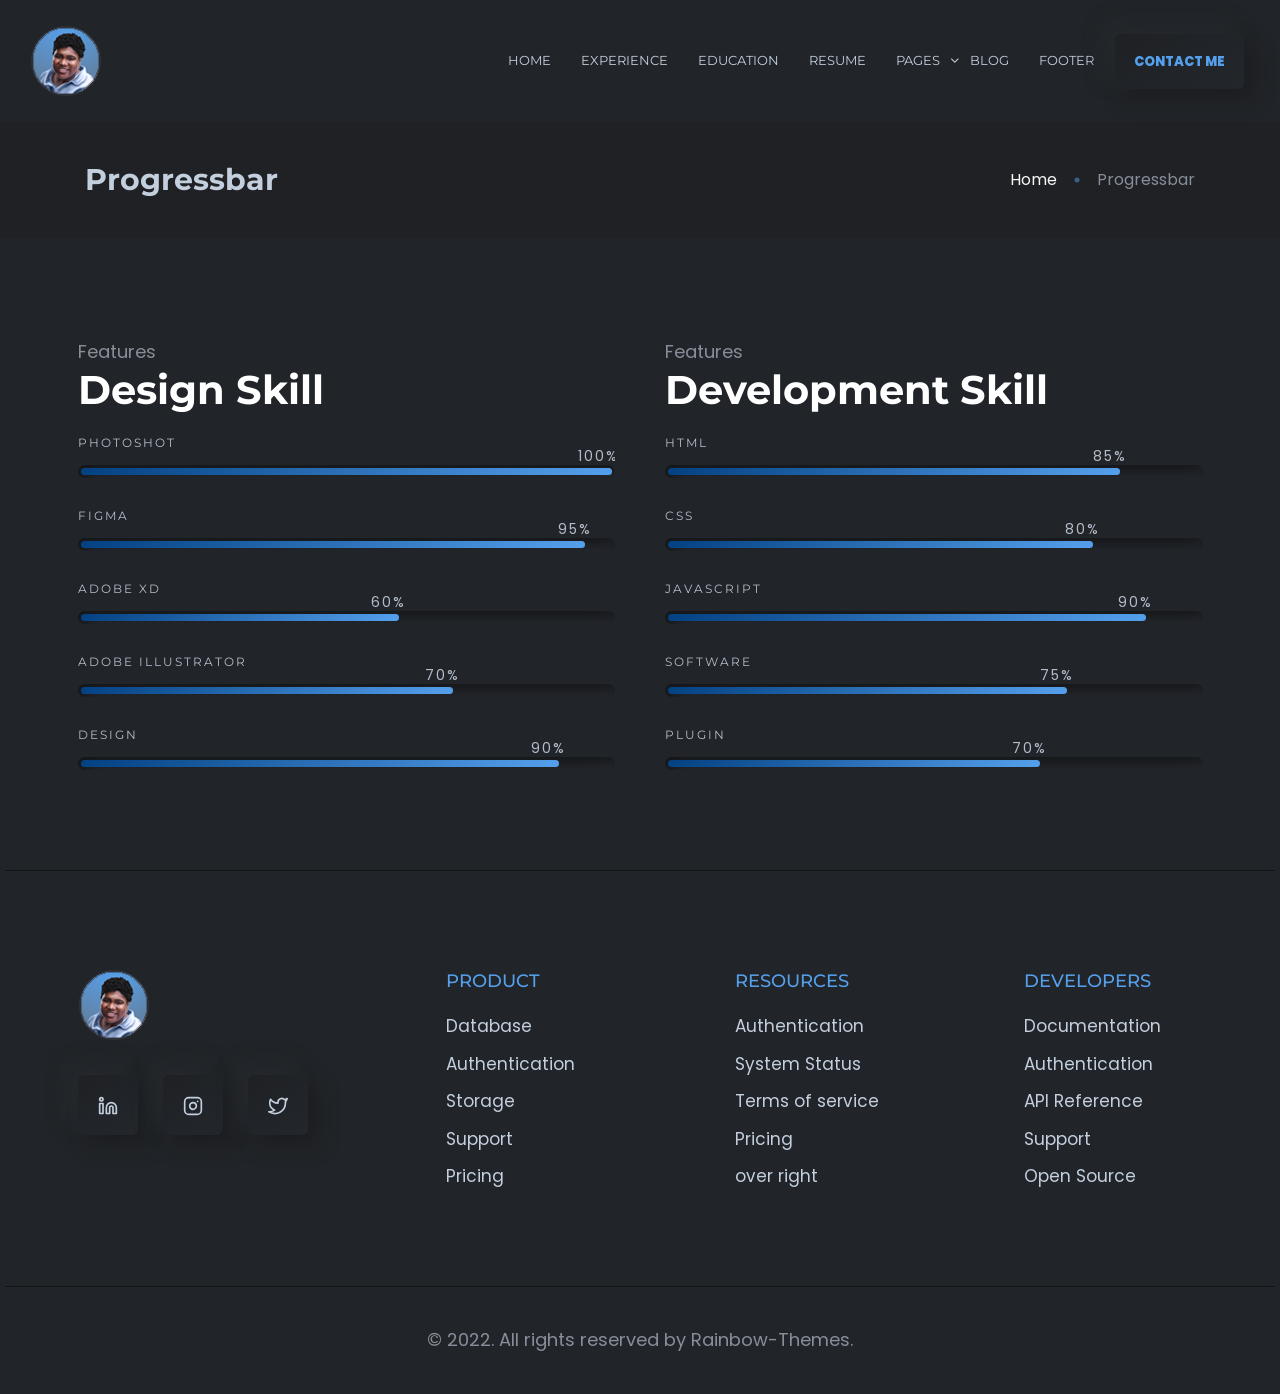
<file: progressbar.html>
<!DOCTYPE html>
<html lang="en">

<head>
    <meta charset="utf-8">
    <meta http-equiv="x-ua-compatible" content="ie=edge">
    <title>Progressbar || Inbio - Personal Portfolio Bootstrap-5 Template</title>
    <meta name="robots" content="noindex, follow" />
    <meta name="description" content="">
    <meta name="viewport" content="width=device-width, initial-scale=1, shrink-to-fit=no">
    <!-- Favicon -->
    <link rel="shortcut icon" type="image/x-icon" href="assets/images/favicon.ico">
    <!-- CSS 
    ============================================ -->
    <link rel="stylesheet" href="assets/css/vendor/bootstrap.min.css">
    <link rel="stylesheet" href="assets/css/vendor/slick.css">
    <link rel="stylesheet" href="assets/css/vendor/slick-theme.css">
    <link rel="stylesheet" href="assets/css/vendor/aos.css">
    <link rel="stylesheet" href="assets/css/plugins/feature.css">
    <!-- Style css -->
    <link rel="stylesheet" href="assets/css/style.css">
</head>

<body class="template-color-1">

    <!-- Start Header -->
    <header class="rn-header haeder-default inbio-default-header">
        <div class="header-wrapper rn-popup-mobile-menu m--0 row align-items-center">
            <!-- Start Header Left -->
            <div class="col-lg-2 col-6">
                <div class="header-left">
                    <div class="logo">
                        <a href="index.html">
                            <img src="assets/images/logo/logo.png" alt="logo">
                        </a>
                    </div>
                </div>
            </div>
            <!-- End Header Left -->
            <!-- Start Header Center -->
            <div class="col-lg-10 col-6">
                <div class="header-center">
                    <nav class="mainmenu-nav d-none d-xl-block">
                        <!-- Start Mainmanu Nav -->
                        <ul class="primary-menu">
                            <li class="nav-item"><a class="nav-link" href="#">Home</a></li>
                            <li class="nav-item"><a class="nav-link" href="#">Experience</a>
                            </li>
                            <li class="nav-item"><a class="nav-link" href="#">Education</a>
                            </li>
                            <li class="nav-item"><a class="nav-link" href="#">Resume</a></li>
                            <li class="nav-item has-droupdown"><a class="nav-link" href="#">Pages</a>
                                <ul class="submenu">
                                    <li><a href="blog.html">Blog</a></li>
                                    <li><a href="button.html">Button</a></li>
                                    <li><a href="button-white.html">Button White</a></li>
                                    <li><a href="brand.html">Brand</a></li>
                                    <li><a href="brand-white-version.html">Brand White</a></li>
                                    <li><a href="gallery.html">Gallery</a></li>
                                    <li><a href="gallery-white-version.html">Gallery White</a></li>
                                    <li><a href="portfolio.html">Portfolio</a></li>
                                    <li><a href="portfolio-white-version.html">Portfolio White</a></li>
                                    <li><a href="pricing.html">Pricing</a></li>
                                    <li><a href="pricing-white-version.html">Pricing White</a></li>
                                    <li><a href="progressbar.html">Progressbar</a></li>
                                    <li><a href="progressbar-white-version.html">Progressbar White</a></li>
                                    <li><a href="social-icones.html">Social</a></li>
                                    <li><a href="social-icones-white-version.html">Social White</a></li>
                                    <li><a href="tab.html">Tab</a></li>
                                    <li><a href="tab-white-version.html">Tab White</a></li>
                                    <li><a href="testimonial.html">Testimonial</a></li>
                                    <li><a href="testimonial-white-version.html">Testimonial White</a></li>
                                    <li><a href="vedio-popup.html">Video Popup</a></li>
                                    <li><a href="vedio-popup-white-version.html">Video Popup White</a></li>
                                </ul>
                            </li>
                            <li class="nav-item"><a class="nav-link" href="#">Blog</a></li>
                            <li class="nav-item"><a class="nav-link" href="#">Footer</a></li>
                        </ul>
                        <!-- End Mainmanu Nav -->
                    </nav>
                    <!-- Start Header Right  -->
                    <div class="header-right">
                        <a class="rn-btn" href="#contacts"><span>CONTACT ME</span></a>

                        <div class="hamberger-menu d-block d-xl-none">
                            <i id="menuBtn" class="feather-menu humberger-menu"></i>
                        </div>

                        <div class="close-menu d-block">
                            <span class="closeTrigger">
                            <i data-feather="x"></i>
                        </span>
                        </div>
                    </div>
                    <!-- End Header Right  -->

                </div>
            </div>
            <!-- End Header Center -->
        </div>
    </header>
    <!-- End Header Area -->

    <!-- Start Popup Mobile Menu  -->
    <div class="popup-mobile-menu">
        <div class="inner">
            <div class="menu-top">
                <div class="menu-header">
                    <a class="logo" href="index.html">
                        <img src="assets/images/logo/logos-circle.png" alt="Personal Portfolio">
                    </a>
                    <div class="close-button">
                        <button class="close-menu-activation close"><i data-feather="x"></i></button>
                    </div>
                </div>
                <p class="discription">Lorem ipsum dolor sit amet consect adipisicing elit repellendus.
                </p>
            </div>
            <div class="content">
                <ul class="primary-menu">
                    <li><a class="nav-link" href="#">Home</a></li>
                    <li><a class="nav-link" href="#">Experience</a></li>
                    <li><a class="nav-link" href="#">Education</a></li>
                    <li><a class="nav-link" href="#">Resume</a></li>
                    <li class="has-droupdown"><a class="nav-link" href="#">Pages</a>
                        <ul class="submenu">
                            <li><a href="blog.html">Blog</a></li>
                            <li><a href="button.html">Button</a></li>
                            <li><a href="button-white.html">Button White</a></li>
                            <li><a href="brand.html">Brand</a></li>
                            <li><a href="brand-white-version.html">Brand White</a></li>
                            <li><a href="gallery.html">Gallery</a></li>
                            <li><a href="gallery-white-version.html">Gallery White</a></li>
                            <li><a href="portfolio.html">Portfolio</a></li>
                            <li><a href="portfolio-white-version.html">Portfolio White</a></li>
                            <li><a href="pricing.html">Pricing</a></li>
                            <li><a href="pricing-white-version.html">Pricing White</a></li>
                            <li><a href="progressbar.html">Progressbar</a></li>
                            <li><a href="progressbar-white-version.html">Progressbar White</a></li>
                            <li><a href="social-icones.html">Social</a></li>
                            <li><a href="social-icones-white-version.html">Social White</a></li>
                            <li><a href="tab.html">Tab</a></li>
                            <li><a href="tab-white-version.html">Tab White</a></li>
                            <li><a href="testimonial.html">Testimonial</a></li>
                            <li><a href="testimonial-white-version.html">Testimonial White</a></li>
                            <li><a href="vedio-popup.html">Video Popup</a></li>
                            <li><a href="vedio-popup-white-version.html">Video Popup White</a></li>
                        </ul>
                    </li>
                    <li><a class="nav-link" href="#">Blog</a></li>
                    <li><a class="nav-link" href="#">Footer</a></li>
                </ul>
                <!-- social sharea area -->
                <div class="social-share-style-1 mt--40">
                    <span class="title">find with me</span>
                    <ul class="social-share d-flex liststyle">
                        <li class="facebook"><a href="#"><svg xmlns="http://www.w3.org/2000/svg" width="24" height="24" viewBox="0 0 24 24" fill="none" stroke="currentColor" stroke-width="2" stroke-linecap="round" stroke-linejoin="round" class="feather feather-facebook">
                                    <path d="M18 2h-3a5 5 0 0 0-5 5v3H7v4h3v8h4v-8h3l1-4h-4V7a1 1 0 0 1 1-1h3z"></path>
                                </svg></a>
                        </li>
                        <li class="instagram"><a href="#"><svg xmlns="http://www.w3.org/2000/svg" width="24" height="24" viewBox="0 0 24 24" fill="none" stroke="currentColor" stroke-width="2" stroke-linecap="round" stroke-linejoin="round" class="feather feather-instagram">
                                    <rect x="2" y="2" width="20" height="20" rx="5" ry="5"></rect>
                                    <path d="M16 11.37A4 4 0 1 1 12.63 8 4 4 0 0 1 16 11.37z"></path>
                                    <line x1="17.5" y1="6.5" x2="17.51" y2="6.5"></line>
                                </svg></a>
                        </li>
                        <li class="linkedin"><a href="#"><svg xmlns="http://www.w3.org/2000/svg" width="24" height="24" viewBox="0 0 24 24" fill="none" stroke="currentColor" stroke-width="2" stroke-linecap="round" stroke-linejoin="round" class="feather feather-linkedin">
                                    <path d="M16 8a6 6 0 0 1 6 6v7h-4v-7a2 2 0 0 0-2-2 2 2 0 0 0-2 2v7h-4v-7a6 6 0 0 1 6-6z">
                                    </path>
                                    <rect x="2" y="9" width="4" height="12"></rect>
                                    <circle cx="4" cy="4" r="2"></circle>
                                </svg></a>
                        </li>
                    </ul>
                </div>
                <!-- end -->
            </div>
        </div>
    </div>


    <main class="main-page-wrapper">

        <!-- Start bread vrumb area -->
        <div class="breadcrumb-area rn-section-gap breadcrumb-style-one">
            <div class="plr--85">
                <div class="row">
                    <div class="col-lg-12">
                        <div class="breadcrumb-inner">
                            <h1 class="title">Progressbar</h1>
                            <ul class="page-list">
                                <li><a href="index.html">Home</a></li>
                                <li class="separator"></li>
                                <li class="current-page">Progressbar</li>
                            </ul>
                        </div>
                    </div>
                </div>
            </div>
        </div>
        <!-- Start bread vrumb area -->


        <div class="proggressbar-area rn-section-gap">
            <div class="container">
                <div class="row">
                    <div class="col-lg-6 pr--25">
                        <div data-aos="fade-up" data-aos-duration="1000" data-aos-delay="200" data-aos-once="true" class="progress-wrapper">
                            <div class="content">
                                <span class="subtitle">Features</span>
                                <h4 class="maintitle">Design Skill</h4>
                                <!-- Start Single Progress Charts -->
                                <div class="progress-charts">
                                    <h6 class="heading heading-h6">PHOTOSHOT</h6>
                                    <div class="progress">
                                        <div class="progress-bar wow fadeInLeft" data-wow-duration="0.5s" data-wow-delay=".3s" role="progressbar" style="width: 100%" aria-valuenow="85" aria-valuemin="0" aria-valuemax="100"><span
                                                class="percent-label">100%</span></div>
                                    </div>
                                </div>
                                <!-- End Single Progress Charts -->

                                <!-- Start Single Progress Charts -->
                                <div class="progress-charts">
                                    <h6 class="heading heading-h6">FIGMA</h6>
                                    <div class="progress">
                                        <div class="progress-bar wow fadeInLeft" data-wow-duration="0.6s" data-wow-delay=".4s" role="progressbar" style="width: 95%" aria-valuenow="85" aria-valuemin="0" aria-valuemax="100"><span
                                                class="percent-label">95%</span></div>
                                    </div>
                                </div>
                                <!-- End Single Progress Charts -->

                                <!-- Start Single Progress Charts -->
                                <div class="progress-charts">
                                    <h6 class="heading heading-h6">ADOBE XD</h6>
                                    <div class="progress">
                                        <div class="progress-bar wow fadeInLeft" data-wow-duration="0.7s" data-wow-delay=".5s" role="progressbar" style="width: 60%" aria-valuenow="85" aria-valuemin="0" aria-valuemax="100"><span
                                                class="percent-label">60%</span></div>
                                    </div>
                                </div>
                                <!-- End Single Progress Charts -->

                                <!-- Start Single Progress Charts -->
                                <div class="progress-charts">
                                    <h6 class="heading heading-h6">ADOBE ILLUSTRATOR</h6>
                                    <div class="progress">
                                        <div class="progress-bar wow fadeInLeft" data-wow-duration="0.8s" data-wow-delay=".6s" role="progressbar" style="width: 70%" aria-valuenow="85" aria-valuemin="0" aria-valuemax="100"><span
                                                class="percent-label">70%</span></div>
                                    </div>
                                </div>
                                <!-- End Single Progress Charts -->

                                <!-- Start Single Progress Charts -->
                                <div class="progress-charts">
                                    <h6 class="heading heading-h6">DESIGN</h6>
                                    <div class="progress">
                                        <div class="progress-bar wow fadeInLeft" data-wow-duration="0.9s" data-wow-delay=".7s" role="progressbar" style="width: 90%" aria-valuenow="85" aria-valuemin="0" aria-valuemax="100"><span
                                                class="percent-label">90%</span></div>
                                    </div>
                                </div>
                                <!-- End Single Progress Charts -->

                            </div>
                        </div>
                    </div>
                    <div class="col-lg-6 pl--25">
                        <div data-aos="fade-up" data-aos-duration="1000" data-aos-delay="400" data-aos-once="true" class="progress-wrapper">
                            <div class="content">
                                <span class="subtitle">Features</span>
                                <h4 class="maintitle">Development Skill</h4>
                                <!-- Start Single Progress Charts -->
                                <div class="progress-charts">
                                    <h6 class="heading heading-h6">HTML</h6>
                                    <div class="progress">
                                        <div class="progress-bar wow fadeInLeft" data-wow-duration="0.5s" data-wow-delay=".3s" role="progressbar" style="width: 85%" aria-valuenow="85" aria-valuemin="0" aria-valuemax="100"><span
                                                class="percent-label">85%</span></div>
                                    </div>
                                </div>
                                <!-- End Single Progress Charts -->

                                <!-- Start Single Progress Charts -->
                                <div class="progress-charts">
                                    <h6 class="heading heading-h6">CSS</h6>
                                    <div class="progress">
                                        <div class="progress-bar wow fadeInLeft" data-wow-duration="0.6s" data-wow-delay=".4s" role="progressbar" style="width: 80%" aria-valuenow="85" aria-valuemin="0" aria-valuemax="100"><span
                                                class="percent-label">80%</span></div>
                                    </div>
                                </div>
                                <!-- End Single Progress Charts -->

                                <!-- Start Single Progress Charts -->
                                <div class="progress-charts">
                                    <h6 class="heading heading-h6">JAVASCRIPT</h6>
                                    <div class="progress">
                                        <div class="progress-bar wow fadeInLeft" data-wow-duration="0.7s" data-wow-delay=".5s" role="progressbar" style="width: 90%" aria-valuenow="85" aria-valuemin="0" aria-valuemax="100"><span
                                                class="percent-label">90%</span></div>
                                    </div>
                                </div>
                                <!-- End Single Progress Charts -->

                                <!-- Start Single Progress Charts -->
                                <div class="progress-charts">
                                    <h6 class="heading heading-h6">SOFTWARE</h6>
                                    <div class="progress">
                                        <div class="progress-bar wow fadeInLeft" data-wow-duration="0.8s" data-wow-delay=".6s" role="progressbar" style="width: 75%" aria-valuenow="85" aria-valuemin="0" aria-valuemax="100"><span
                                                class="percent-label">75%</span></div>
                                    </div>
                                </div>
                                <!-- End Single Progress Charts -->

                                <!-- Start Single Progress Charts -->
                                <div class="progress-charts">
                                    <h6 class="heading heading-h6">PLUGIN</h6>
                                    <div class="progress">
                                        <div class="progress-bar wow fadeInLeft" data-wow-duration="0.9s" data-wow-delay=".7s" role="progressbar" style="width: 70%" aria-valuenow="85" aria-valuemin="0" aria-valuemax="100"><span
                                                class="percent-label">70%</span></div>
                                    </div>
                                </div>
                                <!-- End Single Progress Charts -->

                            </div>
                        </div>
                    </div>
                </div>
            </div>
        </div>

        <!-- Back to  top Start -->
        <div class="backto-top">
            <div>
                <i data-feather="arrow-up"></i>
            </div>
        </div>
        <!-- Back to top end -->

        <!-- Rn footer area Start -->
        <div id="footer" class="rn-footer-area footer-style-2 rn-section-gapTop section-separator">
            <div class="container pb--80 pb_sm--40 plr_sm--20">
                <div class="row">
                    <div class="col-xl-3 col-12 col-lg-3 col-md-6 col-sm-6 col-12">
                        <div class="logo-thumbnail">
                            <a href="#"><img src="assets/images/logo/logo.png" alt="logo-image"></a>
                        </div>
                        <div class="social-icone-wrapper">
                            <ul class="social-share d-flex liststyle">
                                <li class="facebook"><a href="#"><i data-feather="linkedin"></i></a>
                                </li>
                                <li class="instagram"><a href="#"><i data-feather="instagram"></i></a>
                                </li>
                                <li class="linkedin"><a href="#"><i data-feather="twitter"></i></a>
                                </li>
                            </ul>
                        </div>
                    </div>
                    <div class="col-sl-3 col-12 mt_sm--20 col-lg-3 col-md-6 col-sm-6 col-12">
                        <div class="menu-wrapper">
                            <div class="menu-title">
                                <h6>product</h6>
                            </div>
                            <ul class="menu-footer">
                                <li><a href="#">Database</a></li>
                                <li><a href="#">Authentication</a></li>
                                <li><a href="#">Storage</a></li>
                                <li><a href="#">Support</a></li>
                                <li><a href="#">Pricing</a></li>
                            </ul>
                        </div>
                    </div>
                    <div class="col-sl-3 col-12 mt_sm--20 col-lg-3 col-md-6 col-sm-6 col-12">
                        <div class="menu-wrapper">
                            <div class="menu-title">
                                <h6>Resources</h6>
                            </div>
                            <ul class="menu-footer">
                                <li><a href="#">Authentication</a></li>
                                <li><a href="#">System Status</a></li>
                                <li><a href="#">Terms of service</a></li>
                                <li><a href="#">Pricing</a></li>
                                <li><a href="#">over right</a></li>
                            </ul>
                        </div>
                    </div>
                    <div class="col-sl-3 col-12 mt_sm--20 col-lg-3 col-md-6 col-sm-6 col-12">
                        <div class="menu-wrapper">
                            <div class="menu-title">
                                <h6>Developers</h6>
                            </div>
                            <ul class="menu-footer">
                                <li><a href="#">Documentation</a></li>
                                <li><a href="#">Authentication</a></li>
                                <li><a href="#">API Reference</a></li>
                                <li><a href="#">Support</a></li>
                                <li><a href="#">Open Source</a></li>
                            </ul>
                        </div>
                    </div>
                </div>
            </div>
            <div class="copyright text-center ptb--40 section-separator">
                <p class="description">© 2022. All rights reserved by <a target="_blank" href="https://themeforest.net/user/rainbow-themes/portfolio">Rainbow-Themes.</a></p>
            </div>
        </div>
        <!-- Rn footer area end -->

    </main>


    <!-- JS ============================================ -->
    <script src="assets/js/vendor/jquery.js"></script>
    <script src="assets/js/vendor/modernizer.min.js"></script>
    <script src="assets/js/vendor/feather.min.js"></script>
    <script src="assets/js/vendor/slick.min.js"></script>
    <script src="assets/js/vendor/bootstrap.js"></script>
    <script src="assets/js/vendor/text-type.js"></script>
    <script src="assets/js/vendor/wow.js"></script>
    <script src="assets/js/vendor/aos.js"></script>
    <script src="assets/js/vendor/particles.js"></script>
    <script src="assets/js/vendor/jquery-one-page-nav.js"></script>
    <!-- main JS -->
    <script src="assets/js/main.js"></script>
</body>

</html>
</file>
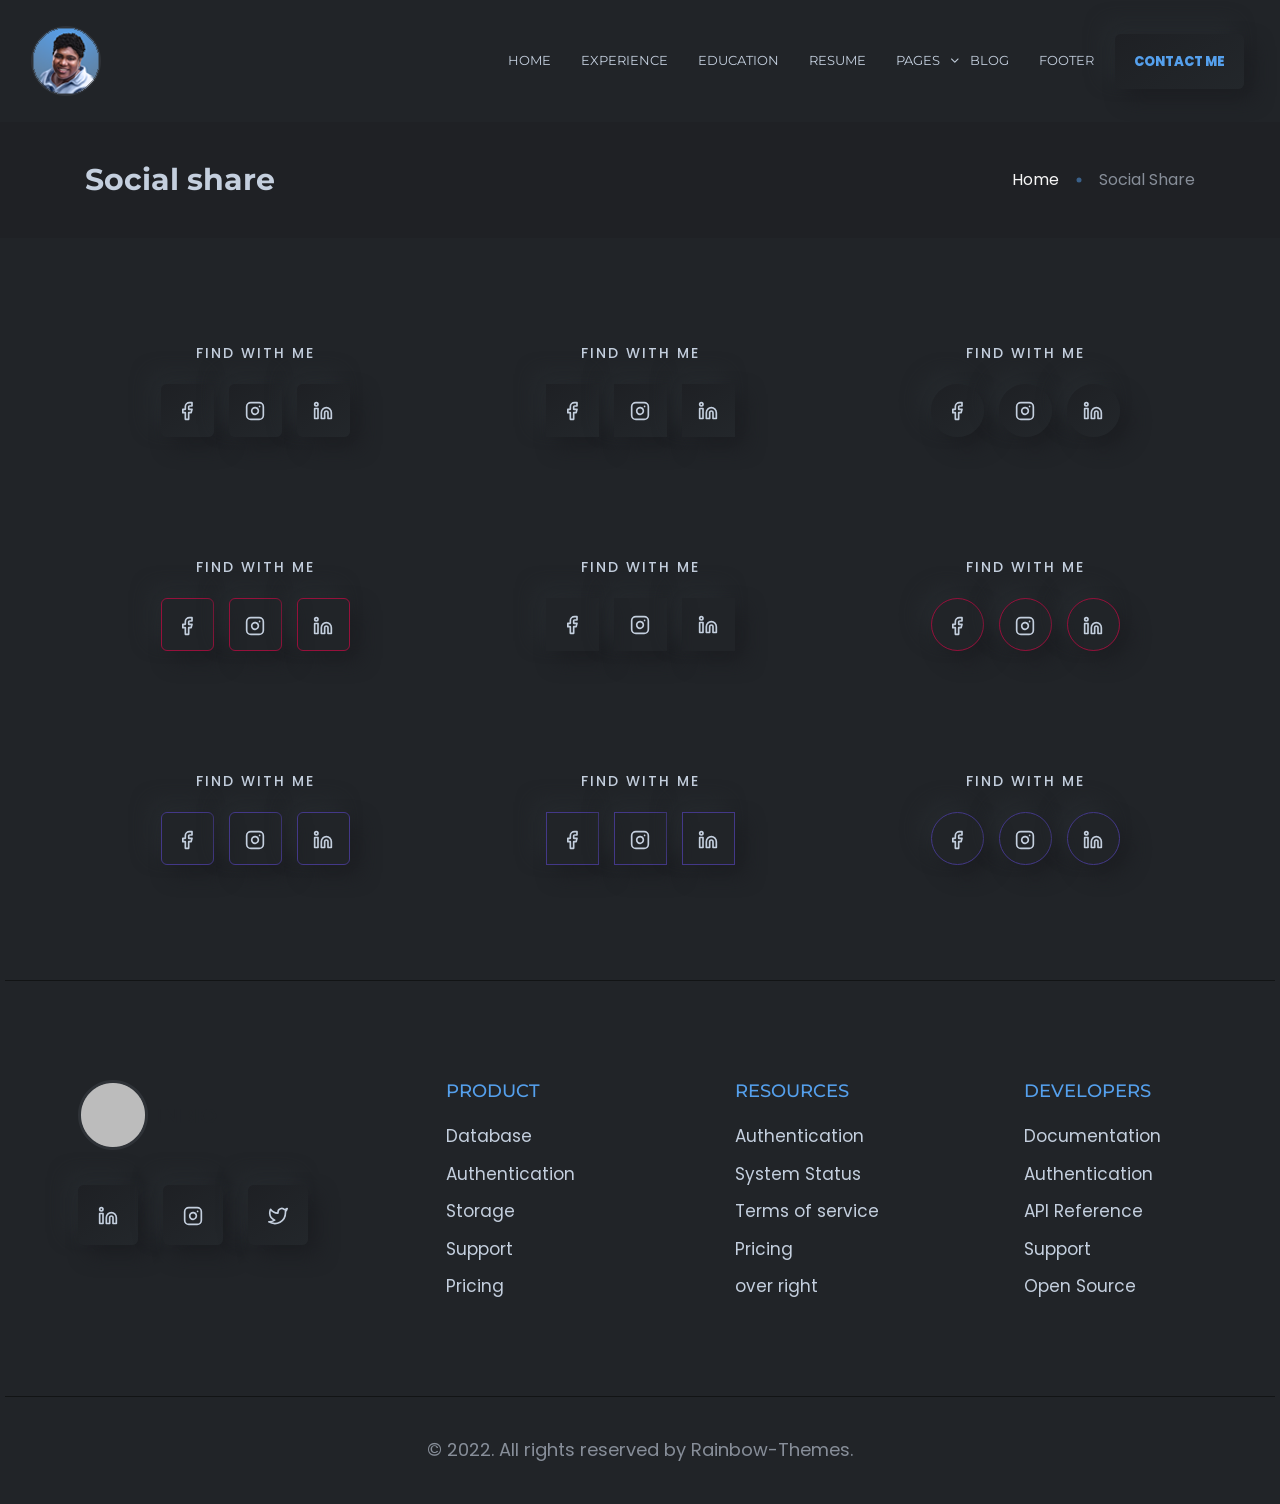
<file: social-icones.html>
<!DOCTYPE html>
<html lang="en">

<head>
    <meta charset="utf-8">
    <meta http-equiv="x-ua-compatible" content="ie=edge">
    <title>Social Share || Inbio - Personal Portfolio Bootstrap-5 Template</title>
    <meta name="robots" content="noindex, follow" />
    <meta name="description" content="">
    <meta name="viewport" content="width=device-width, initial-scale=1, shrink-to-fit=no">
    <!-- Favicon -->
    <link rel="shortcut icon" type="image/x-icon" href="assets/images/favicon.ico">
    <!-- CSS 
    ============================================ -->
    <link rel="stylesheet" href="assets/css/vendor/bootstrap.min.css">
    <link rel="stylesheet" href="assets/css/vendor/slick.css">
    <link rel="stylesheet" href="assets/css/vendor/slick-theme.css">
    <link rel="stylesheet" href="assets/css/vendor/aos.css">
    <link rel="stylesheet" href="assets/css/plugins/feature.css">
    <!-- Style css -->
    <link rel="stylesheet" href="assets/css/style.css">
</head>

<body class="template-color-1">

    <!-- Start Header -->
    <header class="rn-header haeder-default inbio-default-header">
        <div class="header-wrapper rn-popup-mobile-menu m--0 row align-items-center">
            <!-- Start Header Left -->
            <div class="col-lg-2 col-6">
                <div class="header-left">
                    <div class="logo">
                        <a href="index.html">
                            <img src="assets/images/logo/logo.png" alt="logo">
                        </a>
                    </div>
                </div>
            </div>
            <!-- End Header Left -->
            <!-- Start Header Center -->
            <div class="col-lg-10 col-6">
                <div class="header-center">
                    <nav class="mainmenu-nav d-none d-xl-block">
                        <!-- Start Mainmanu Nav -->
                        <ul class="primary-menu">
                            <li class="nav-item"><a class="nav-link" href="#">Home</a></li>
                            <li class="nav-item"><a class="nav-link" href="#">Experience</a>
                            </li>
                            <li class="nav-item"><a class="nav-link" href="#">Education</a>
                            </li>
                            <li class="nav-item"><a class="nav-link" href="#">Resume</a></li>
                            <li class="nav-item has-droupdown"><a class="nav-link" href="#">Pages</a>
                                <ul class="submenu">
                                    <li><a href="blog.html">Blog</a></li>
                                    <li><a href="button.html">Button</a></li>
                                    <li><a href="button-white.html">Button White</a></li>
                                    <li><a href="brand.html">Brand</a></li>
                                    <li><a href="brand-white-version.html">Brand White</a></li>
                                    <li><a href="gallery.html">Gallery</a></li>
                                    <li><a href="gallery-white-version.html">Gallery White</a></li>
                                    <li><a href="portfolio.html">Portfolio</a></li>
                                    <li><a href="portfolio-white-version.html">Portfolio White</a></li>
                                    <li><a href="pricing.html">Pricing</a></li>
                                    <li><a href="pricing-white-version.html">Pricing White</a></li>
                                    <li><a href="progressbar.html">Progressbar</a></li>
                                    <li><a href="progressbar-white-version.html">Progressbar White</a></li>
                                    <li><a href="social-icones.html">Social</a></li>
                                    <li><a href="social-icones-white-version.html">Social White</a></li>
                                    <li><a href="tab.html">Tab</a></li>
                                    <li><a href="tab-white-version.html">Tab White</a></li>
                                    <li><a href="testimonial.html">Testimonial</a></li>
                                    <li><a href="testimonial-white-version.html">Testimonial White</a></li>
                                    <li><a href="vedio-popup.html">Video Popup</a></li>
                                    <li><a href="vedio-popup-white-version.html">Video Popup White</a></li>
                                </ul>
                            </li>
                            <li class="nav-item"><a class="nav-link" href="#">Blog</a></li>
                            <li class="nav-item"><a class="nav-link" href="#">Footer</a></li>
                        </ul>
                        <!-- End Mainmanu Nav -->
                    </nav>
                    <!-- Start Header Right  -->
                    <div class="header-right">
                        <a class="rn-btn" href="#contacts"><span>CONTACT ME</span></a>

                        <div class="hamberger-menu d-block d-xl-none">
                            <i id="menuBtn" class="feather-menu humberger-menu"></i>
                        </div>

                        <div class="close-menu d-block">
                            <span class="closeTrigger">
                            <i data-feather="x"></i>
                        </span>
                        </div>
                    </div>
                    <!-- End Header Right  -->

                </div>
            </div>
            <!-- End Header Center -->
        </div>
    </header>
    <!-- End Header Area -->

    <!-- Start Popup Mobile Menu  -->
    <div class="popup-mobile-menu">
        <div class="inner">
            <div class="menu-top">
                <div class="menu-header">
                    <a class="logo" href="index.html">
                        <img src="assets/images/logo/logos-circle.png" alt="Personal Portfolio">
                    </a>
                    <div class="close-button">
                        <button class="close-menu-activation close"><i data-feather="x"></i></button>
                    </div>
                </div>
                <p class="discription">Lorem ipsum dolor sit amet consect adipisicing elit repellendus.
                </p>
            </div>
            <div class="content">
                <ul class="primary-menu">
                    <li><a class="nav-link" href="#">Home</a></li>
                    <li><a class="nav-link" href="#">Experience</a></li>
                    <li><a class="nav-link" href="#">Education</a></li>
                    <li><a class="nav-link" href="#">Resume</a></li>
                    <li class="has-droupdown"><a class="nav-link" href="#">Pages</a>
                        <ul class="submenu">
                            <li><a href="blog.html">Blog</a></li>
                            <li><a href="button.html">Button</a></li>
                            <li><a href="button-white.html">Button White</a></li>
                            <li><a href="brand.html">Brand</a></li>
                            <li><a href="brand-white-version.html">Brand White</a></li>
                            <li><a href="gallery.html">Gallery</a></li>
                            <li><a href="gallery-white-version.html">Gallery White</a></li>
                            <li><a href="portfolio.html">Portfolio</a></li>
                            <li><a href="portfolio-white-version.html">Portfolio White</a></li>
                            <li><a href="pricing.html">Pricing</a></li>
                            <li><a href="pricing-white-version.html">Pricing White</a></li>
                            <li><a href="progressbar.html">Progressbar</a></li>
                            <li><a href="progressbar-white-version.html">Progressbar White</a></li>
                            <li><a href="social-icones.html">Social</a></li>
                            <li><a href="social-icones-white-version.html">Social White</a></li>
                            <li><a href="tab.html">Tab</a></li>
                            <li><a href="tab-white-version.html">Tab White</a></li>
                            <li><a href="testimonial.html">Testimonial</a></li>
                            <li><a href="testimonial-white-version.html">Testimonial White</a></li>
                            <li><a href="vedio-popup.html">Video Popup</a></li>
                            <li><a href="vedio-popup-white-version.html">Video Popup White</a></li>
                        </ul>
                    </li>
                    <li><a class="nav-link" href="#">Blog</a></li>
                    <li><a class="nav-link" href="#">Footer</a></li>
                </ul>
                <!-- social sharea area -->
                <div class="social-share-style-1 mt--40">
                    <span class="title">find with me</span>
                    <ul class="social-share d-flex liststyle">
                        <li class="facebook"><a href="#"><svg xmlns="http://www.w3.org/2000/svg" width="24" height="24" viewBox="0 0 24 24" fill="none" stroke="currentColor" stroke-width="2" stroke-linecap="round" stroke-linejoin="round" class="feather feather-facebook">
                                    <path d="M18 2h-3a5 5 0 0 0-5 5v3H7v4h3v8h4v-8h3l1-4h-4V7a1 1 0 0 1 1-1h3z"></path>
                                </svg></a>
                        </li>
                        <li class="instagram"><a href="#"><svg xmlns="http://www.w3.org/2000/svg" width="24" height="24" viewBox="0 0 24 24" fill="none" stroke="currentColor" stroke-width="2" stroke-linecap="round" stroke-linejoin="round" class="feather feather-instagram">
                                    <rect x="2" y="2" width="20" height="20" rx="5" ry="5"></rect>
                                    <path d="M16 11.37A4 4 0 1 1 12.63 8 4 4 0 0 1 16 11.37z"></path>
                                    <line x1="17.5" y1="6.5" x2="17.51" y2="6.5"></line>
                                </svg></a>
                        </li>
                        <li class="linkedin"><a href="#"><svg xmlns="http://www.w3.org/2000/svg" width="24" height="24" viewBox="0 0 24 24" fill="none" stroke="currentColor" stroke-width="2" stroke-linecap="round" stroke-linejoin="round" class="feather feather-linkedin">
                                    <path d="M16 8a6 6 0 0 1 6 6v7h-4v-7a2 2 0 0 0-2-2 2 2 0 0 0-2 2v7h-4v-7a6 6 0 0 1 6-6z">
                                    </path>
                                    <rect x="2" y="9" width="4" height="12"></rect>
                                    <circle cx="4" cy="4" r="2"></circle>
                                </svg></a>
                        </li>
                    </ul>
                </div>
                <!-- end -->
            </div>
        </div>
    </div>


    <main class="main-page-wrapper">

        <!-- Start bread vrumb area -->
        <div class="breadcrumb-area rn-section-gap breadcrumb-style-one">
            <div class="plr--85">
                <div class="row">
                    <div class="col-lg-12">
                        <div class="breadcrumb-inner">
                            <h1 class="title">Social share</h1>
                            <ul class="page-list">
                                <li><a href="index.html">Home</a></li>
                                <li class="separator"></li>
                                <li class="current-page">Social Share</li>
                            </ul>
                        </div>
                    </div>
                </div>
            </div>
        </div>
        <!-- Start bread vrumb area -->

        <div class="social-icone-area  rn-section-gap">
            <div class="container">
                <div class="row">
                    <div class="col-lg-4 col-md-4 col-sm-4">
                        <!-- social sharea area -->
                        <div data-aos="fade-up" data-aos-duration="1000" data-aos-delay="100" data-aos-once="true" class="social-share-style-1 text-center single-page-icone mt--40">
                            <span class="title">find with me</span>
                            <ul class="social-share justify-content-center d-flex liststyle">
                                <li class="facebook"><a href="#"><svg xmlns="http://www.w3.org/2000/svg" width="24" height="24" viewBox="0 0 24 24" fill="none" stroke="currentColor" stroke-width="2" stroke-linecap="round" stroke-linejoin="round" class="feather feather-facebook">
                                            <path d="M18 2h-3a5 5 0 0 0-5 5v3H7v4h3v8h4v-8h3l1-4h-4V7a1 1 0 0 1 1-1h3z"></path>
                                        </svg></a>
                                </li>
                                <li class="instagram"><a href="#"><svg xmlns="http://www.w3.org/2000/svg" width="24" height="24" viewBox="0 0 24 24" fill="none" stroke="currentColor" stroke-width="2" stroke-linecap="round" stroke-linejoin="round" class="feather feather-instagram">
                                            <rect x="2" y="2" width="20" height="20" rx="5" ry="5"></rect>
                                            <path d="M16 11.37A4 4 0 1 1 12.63 8 4 4 0 0 1 16 11.37z"></path>
                                            <line x1="17.5" y1="6.5" x2="17.51" y2="6.5"></line>
                                        </svg></a>
                                </li>
                                <li class="linkedin"><a href="#"><svg xmlns="http://www.w3.org/2000/svg" width="24" height="24" viewBox="0 0 24 24" fill="none" stroke="currentColor" stroke-width="2" stroke-linecap="round" stroke-linejoin="round" class="feather feather-linkedin">
                                            <path d="M16 8a6 6 0 0 1 6 6v7h-4v-7a2 2 0 0 0-2-2 2 2 0 0 0-2 2v7h-4v-7a6 6 0 0 1 6-6z"></path>
                                            <rect x="2" y="9" width="4" height="12"></rect>
                                            <circle cx="4" cy="4" r="2"></circle>
                                        </svg></a>
                                </li>
                            </ul>
                        </div>
                        <!-- end -->
                    </div>
                    <div class="col-lg-4 col-md-4 col-sm-4">
                        <!-- social sharea area -->
                        <div data-aos="fade-up" data-aos-duration="1000" data-aos-delay="300" data-aos-once="true" class="social-share-style-1 text-center single-page-icone mt--40">
                            <span class="title">find with me</span>
                            <ul class="social-share justify-content-center d-flex liststyle">
                                <li class="facebook"><a class="border-none" href="#"><svg xmlns="http://www.w3.org/2000/svg" width="24" height="24" viewBox="0 0 24 24" fill="none" stroke="currentColor" stroke-width="2" stroke-linecap="round" stroke-linejoin="round" class="feather feather-facebook">
                                            <path d="M18 2h-3a5 5 0 0 0-5 5v3H7v4h3v8h4v-8h3l1-4h-4V7a1 1 0 0 1 1-1h3z"></path>
                                        </svg></a>
                                </li>
                                <li class="instagram"><a class="border-none" href="#"><svg xmlns="http://www.w3.org/2000/svg" width="24" height="24" viewBox="0 0 24 24" fill="none" stroke="currentColor" stroke-width="2" stroke-linecap="round" stroke-linejoin="round" class="feather feather-instagram">
                                            <rect x="2" y="2" width="20" height="20" rx="5" ry="5"></rect>
                                            <path d="M16 11.37A4 4 0 1 1 12.63 8 4 4 0 0 1 16 11.37z"></path>
                                            <line x1="17.5" y1="6.5" x2="17.51" y2="6.5"></line>
                                        </svg></a>
                                </li>
                                <li class="linkedin"><a class="border-none" href="#"><svg xmlns="http://www.w3.org/2000/svg" width="24" height="24" viewBox="0 0 24 24" fill="none" stroke="currentColor" stroke-width="2" stroke-linecap="round" stroke-linejoin="round" class="feather feather-linkedin">
                                            <path d="M16 8a6 6 0 0 1 6 6v7h-4v-7a2 2 0 0 0-2-2 2 2 0 0 0-2 2v7h-4v-7a6 6 0 0 1 6-6z"></path>
                                            <rect x="2" y="9" width="4" height="12"></rect>
                                            <circle cx="4" cy="4" r="2"></circle>
                                        </svg></a>
                                </li>
                            </ul>
                        </div>
                        <!-- end -->
                    </div>
                    <div class="col-lg-4 col-md-4 col-sm-4">
                        <!-- social sharea area -->
                        <div data-aos="fade-up" data-aos-duration="1000" data-aos-delay="500" data-aos-once="true" class="social-share-style-1 text-center single-page-icone mt--40">
                            <span class="title">find with me</span>
                            <ul class="social-share justify-content-center d-flex liststyle">
                                <li class="facebook"><a class="circle" href="#"><svg xmlns="http://www.w3.org/2000/svg" width="24" height="24" viewBox="0 0 24 24" fill="none" stroke="currentColor" stroke-width="2" stroke-linecap="round" stroke-linejoin="round" class="feather feather-facebook">
                                            <path d="M18 2h-3a5 5 0 0 0-5 5v3H7v4h3v8h4v-8h3l1-4h-4V7a1 1 0 0 1 1-1h3z"></path>
                                        </svg></a>
                                </li>
                                <li class="instagram"><a class="circle" href="#"><svg xmlns="http://www.w3.org/2000/svg" width="24" height="24" viewBox="0 0 24 24" fill="none" stroke="currentColor" stroke-width="2" stroke-linecap="round" stroke-linejoin="round" class="feather feather-instagram">
                                            <rect x="2" y="2" width="20" height="20" rx="5" ry="5"></rect>
                                            <path d="M16 11.37A4 4 0 1 1 12.63 8 4 4 0 0 1 16 11.37z"></path>
                                            <line x1="17.5" y1="6.5" x2="17.51" y2="6.5"></line>
                                        </svg></a>
                                </li>
                                <li class="linkedin"><a class="circle" href="#"><svg xmlns="http://www.w3.org/2000/svg" width="24" height="24" viewBox="0 0 24 24" fill="none" stroke="currentColor" stroke-width="2" stroke-linecap="round" stroke-linejoin="round" class="feather feather-linkedin">
                                            <path d="M16 8a6 6 0 0 1 6 6v7h-4v-7a2 2 0 0 0-2-2 2 2 0 0 0-2 2v7h-4v-7a6 6 0 0 1 6-6z"></path>
                                            <rect x="2" y="9" width="4" height="12"></rect>
                                            <circle cx="4" cy="4" r="2"></circle>
                                        </svg></a>
                                </li>
                            </ul>
                        </div>
                        <!-- end -->
                    </div>
                </div>
            </div>
        </div>

        <div class="social-icone-area  rn-section-gapBottom">
            <div class="container">
                <div class="row">
                    <div class="col-lg-4 col-md-4 col-sm-4">
                        <!-- social sharea area -->
                        <div data-aos="fade-up" data-aos-duration="1000" data-aos-delay="700" data-aos-once="true" class="social-share-style-1 text-center single-page-icone mt--40">
                            <span class="title">find with me</span>
                            <ul class="social-share justify-content-center d-flex liststyle">
                                <li class="facebook"><a class="only-border" href="#"><svg xmlns="http://www.w3.org/2000/svg" width="24" height="24" viewBox="0 0 24 24" fill="none" stroke="currentColor" stroke-width="2" stroke-linecap="round" stroke-linejoin="round" class="feather feather-facebook">
                                            <path d="M18 2h-3a5 5 0 0 0-5 5v3H7v4h3v8h4v-8h3l1-4h-4V7a1 1 0 0 1 1-1h3z"></path>
                                        </svg></a>
                                </li>
                                <li class="instagram"><a class="only-border" href="#"><svg xmlns="http://www.w3.org/2000/svg" width="24" height="24" viewBox="0 0 24 24" fill="none" stroke="currentColor" stroke-width="2" stroke-linecap="round" stroke-linejoin="round" class="feather feather-instagram">
                                            <rect x="2" y="2" width="20" height="20" rx="5" ry="5"></rect>
                                            <path d="M16 11.37A4 4 0 1 1 12.63 8 4 4 0 0 1 16 11.37z"></path>
                                            <line x1="17.5" y1="6.5" x2="17.51" y2="6.5"></line>
                                        </svg></a>
                                </li>
                                <li class="linkedin"><a class="only-border" href="#"><svg xmlns="http://www.w3.org/2000/svg" width="24" height="24" viewBox="0 0 24 24" fill="none" stroke="currentColor" stroke-width="2" stroke-linecap="round" stroke-linejoin="round" class="feather feather-linkedin">
                                            <path d="M16 8a6 6 0 0 1 6 6v7h-4v-7a2 2 0 0 0-2-2 2 2 0 0 0-2 2v7h-4v-7a6 6 0 0 1 6-6z"></path>
                                            <rect x="2" y="9" width="4" height="12"></rect>
                                            <circle cx="4" cy="4" r="2"></circle>
                                        </svg></a>
                                </li>
                            </ul>
                        </div>
                        <!-- end -->
                    </div>
                    <div class="col-lg-4 col-md-4 col-sm-4">
                        <!-- social sharea area -->
                        <div data-aos="fade-up" data-aos-duration="1000" data-aos-delay="900" data-aos-once="true" class="social-share-style-1 text-center single-page-icone mt--40">
                            <span class="title">find with me</span>
                            <ul class="social-share justify-content-center d-flex liststyle">
                                <li class="facebook"><a class="border-none only-border" href="#"><svg xmlns="http://www.w3.org/2000/svg" width="24" height="24" viewBox="0 0 24 24" fill="none" stroke="currentColor" stroke-width="2" stroke-linecap="round" stroke-linejoin="round" class="feather feather-facebook">
                                            <path d="M18 2h-3a5 5 0 0 0-5 5v3H7v4h3v8h4v-8h3l1-4h-4V7a1 1 0 0 1 1-1h3z"></path>
                                        </svg></a>
                                </li>
                                <li class="instagram"><a class="border-none only-border" href="#"><svg xmlns="http://www.w3.org/2000/svg" width="24" height="24" viewBox="0 0 24 24" fill="none" stroke="currentColor" stroke-width="2" stroke-linecap="round" stroke-linejoin="round" class="feather feather-instagram">
                                            <rect x="2" y="2" width="20" height="20" rx="5" ry="5"></rect>
                                            <path d="M16 11.37A4 4 0 1 1 12.63 8 4 4 0 0 1 16 11.37z"></path>
                                            <line x1="17.5" y1="6.5" x2="17.51" y2="6.5"></line>
                                        </svg></a>
                                </li>
                                <li class="linkedin"><a class="border-none only-border" href="#"><svg xmlns="http://www.w3.org/2000/svg" width="24" height="24" viewBox="0 0 24 24" fill="none" stroke="currentColor" stroke-width="2" stroke-linecap="round" stroke-linejoin="round" class="feather feather-linkedin">
                                            <path d="M16 8a6 6 0 0 1 6 6v7h-4v-7a2 2 0 0 0-2-2 2 2 0 0 0-2 2v7h-4v-7a6 6 0 0 1 6-6z"></path>
                                            <rect x="2" y="9" width="4" height="12"></rect>
                                            <circle cx="4" cy="4" r="2"></circle>
                                        </svg></a>
                                </li>
                            </ul>
                        </div>
                        <!-- end -->
                    </div>
                    <div class="col-lg-4 col-md-4 col-sm-4">
                        <!-- social sharea area -->
                        <div data-aos="fade-up" data-aos-duration="1000" data-aos-delay="1000" data-aos-once="true" class="social-share-style-1 text-center single-page-icone mt--40">
                            <span class="title">find with me</span>
                            <ul class="social-share justify-content-center d-flex liststyle">
                                <li class="facebook"><a class="circle only-border" href="#"><svg xmlns="http://www.w3.org/2000/svg" width="24" height="24" viewBox="0 0 24 24" fill="none" stroke="currentColor" stroke-width="2" stroke-linecap="round" stroke-linejoin="round" class="feather feather-facebook">
                                            <path d="M18 2h-3a5 5 0 0 0-5 5v3H7v4h3v8h4v-8h3l1-4h-4V7a1 1 0 0 1 1-1h3z"></path>
                                        </svg></a>
                                </li>
                                <li class="instagram"><a class="circle only-border" href="#"><svg xmlns="http://www.w3.org/2000/svg" width="24" height="24" viewBox="0 0 24 24" fill="none" stroke="currentColor" stroke-width="2" stroke-linecap="round" stroke-linejoin="round" class="feather feather-instagram">
                                            <rect x="2" y="2" width="20" height="20" rx="5" ry="5"></rect>
                                            <path d="M16 11.37A4 4 0 1 1 12.63 8 4 4 0 0 1 16 11.37z"></path>
                                            <line x1="17.5" y1="6.5" x2="17.51" y2="6.5"></line>
                                        </svg></a>
                                </li>
                                <li class="linkedin"><a class="circle only-border" href="#"><svg xmlns="http://www.w3.org/2000/svg" width="24" height="24" viewBox="0 0 24 24" fill="none" stroke="currentColor" stroke-width="2" stroke-linecap="round" stroke-linejoin="round" class="feather feather-linkedin">
                                            <path d="M16 8a6 6 0 0 1 6 6v7h-4v-7a2 2 0 0 0-2-2 2 2 0 0 0-2 2v7h-4v-7a6 6 0 0 1 6-6z"></path>
                                            <rect x="2" y="9" width="4" height="12"></rect>
                                            <circle cx="4" cy="4" r="2"></circle>
                                        </svg></a>
                                </li>
                            </ul>
                        </div>
                        <!-- end -->
                    </div>
                </div>
            </div>
        </div>

        <div class="social-icone-area  rn-section-gapBottom">
            <div class="container">
                <div class="row">
                    <div class="col-lg-4 col-md-4 col-sm-4">
                        <!-- social sharea area -->
                        <div data-aos="fade-up" data-aos-duration="1000" data-aos-delay="1200" data-aos-once="true" class="social-share-style-1 text-center single-page-icone mt--40">
                            <span class="title">find with me</span>
                            <ul class="social-share justify-content-center d-flex liststyle">
                                <li class="facebook"><a class="only-border border-white" href="#"><svg xmlns="http://www.w3.org/2000/svg" width="24" height="24" viewBox="0 0 24 24" fill="none" stroke="currentColor" stroke-width="2" stroke-linecap="round" stroke-linejoin="round" class="feather feather-facebook">
                                            <path d="M18 2h-3a5 5 0 0 0-5 5v3H7v4h3v8h4v-8h3l1-4h-4V7a1 1 0 0 1 1-1h3z"></path>
                                        </svg></a>
                                </li>
                                <li class="instagram"><a class="only-border border-white" href="#"><svg xmlns="http://www.w3.org/2000/svg" width="24" height="24" viewBox="0 0 24 24" fill="none" stroke="currentColor" stroke-width="2" stroke-linecap="round" stroke-linejoin="round" class="feather feather-instagram">
                                            <rect x="2" y="2" width="20" height="20" rx="5" ry="5"></rect>
                                            <path d="M16 11.37A4 4 0 1 1 12.63 8 4 4 0 0 1 16 11.37z"></path>
                                            <line x1="17.5" y1="6.5" x2="17.51" y2="6.5"></line>
                                        </svg></a>
                                </li>
                                <li class="linkedin"><a class="only-border border-white" href="#"><svg xmlns="http://www.w3.org/2000/svg" width="24" height="24" viewBox="0 0 24 24" fill="none" stroke="currentColor" stroke-width="2" stroke-linecap="round" stroke-linejoin="round" class="feather feather-linkedin">
                                            <path d="M16 8a6 6 0 0 1 6 6v7h-4v-7a2 2 0 0 0-2-2 2 2 0 0 0-2 2v7h-4v-7a6 6 0 0 1 6-6z"></path>
                                            <rect x="2" y="9" width="4" height="12"></rect>
                                            <circle cx="4" cy="4" r="2"></circle>
                                        </svg></a>
                                </li>
                            </ul>
                        </div>
                        <!-- end -->
                    </div>
                    <div class="col-lg-4 col-md-4 col-sm-4">
                        <!-- social sharea area -->
                        <div data-aos="fade-up" data-aos-duration="1000" data-aos-delay="1400" data-aos-once="true" class="social-share-style-1 text-center single-page-icone mt--40">
                            <span class="title">find with me</span>
                            <ul class="social-share justify-content-center d-flex liststyle">
                                <li class="facebook"><a class="border-none only-border border-white" href="#"><svg xmlns="http://www.w3.org/2000/svg" width="24" height="24" viewBox="0 0 24 24" fill="none" stroke="currentColor" stroke-width="2" stroke-linecap="round" stroke-linejoin="round" class="feather feather-facebook">
                                            <path d="M18 2h-3a5 5 0 0 0-5 5v3H7v4h3v8h4v-8h3l1-4h-4V7a1 1 0 0 1 1-1h3z"></path>
                                        </svg></a>
                                </li>
                                <li class="instagram"><a class="border-none only-border border-white" href="#"><svg xmlns="http://www.w3.org/2000/svg" width="24" height="24" viewBox="0 0 24 24" fill="none" stroke="currentColor" stroke-width="2" stroke-linecap="round" stroke-linejoin="round" class="feather feather-instagram">
                                            <rect x="2" y="2" width="20" height="20" rx="5" ry="5"></rect>
                                            <path d="M16 11.37A4 4 0 1 1 12.63 8 4 4 0 0 1 16 11.37z"></path>
                                            <line x1="17.5" y1="6.5" x2="17.51" y2="6.5"></line>
                                        </svg></a>
                                </li>
                                <li class="linkedin"><a class="border-none only-border border-white" href="#"><svg xmlns="http://www.w3.org/2000/svg" width="24" height="24" viewBox="0 0 24 24" fill="none" stroke="currentColor" stroke-width="2" stroke-linecap="round" stroke-linejoin="round" class="feather feather-linkedin">
                                            <path d="M16 8a6 6 0 0 1 6 6v7h-4v-7a2 2 0 0 0-2-2 2 2 0 0 0-2 2v7h-4v-7a6 6 0 0 1 6-6z"></path>
                                            <rect x="2" y="9" width="4" height="12"></rect>
                                            <circle cx="4" cy="4" r="2"></circle>
                                        </svg></a>
                                </li>
                            </ul>
                        </div>
                        <!-- end -->
                    </div>
                    <div class="col-lg-4 col-md-4 col-sm-4">
                        <!-- social sharea area -->
                        <div data-aos="fade-up" data-aos-duration="1000" data-aos-delay="1600" data-aos-once="true" class="social-share-style-1 text-center single-page-icone mt--40">
                            <span class="title">find with me</span>
                            <ul class="social-share justify-content-center d-flex liststyle">
                                <li class="facebook"><a class="circle only-border border-white" href="#"><svg xmlns="http://www.w3.org/2000/svg" width="24" height="24" viewBox="0 0 24 24" fill="none" stroke="currentColor" stroke-width="2" stroke-linecap="round" stroke-linejoin="round" class="feather feather-facebook">
                                            <path d="M18 2h-3a5 5 0 0 0-5 5v3H7v4h3v8h4v-8h3l1-4h-4V7a1 1 0 0 1 1-1h3z"></path>
                                        </svg></a>
                                </li>
                                <li class="instagram"><a class="circle only-border border-white" href="#"><svg xmlns="http://www.w3.org/2000/svg" width="24" height="24" viewBox="0 0 24 24" fill="none" stroke="currentColor" stroke-width="2" stroke-linecap="round" stroke-linejoin="round" class="feather feather-instagram">
                                            <rect x="2" y="2" width="20" height="20" rx="5" ry="5"></rect>
                                            <path d="M16 11.37A4 4 0 1 1 12.63 8 4 4 0 0 1 16 11.37z"></path>
                                            <line x1="17.5" y1="6.5" x2="17.51" y2="6.5"></line>
                                        </svg></a>
                                </li>
                                <li class="linkedin"><a class="circle only-border border-white" href="#"><svg xmlns="http://www.w3.org/2000/svg" width="24" height="24" viewBox="0 0 24 24" fill="none" stroke="currentColor" stroke-width="2" stroke-linecap="round" stroke-linejoin="round" class="feather feather-linkedin">
                                            <path d="M16 8a6 6 0 0 1 6 6v7h-4v-7a2 2 0 0 0-2-2 2 2 0 0 0-2 2v7h-4v-7a6 6 0 0 1 6-6z"></path>
                                            <rect x="2" y="9" width="4" height="12"></rect>
                                            <circle cx="4" cy="4" r="2"></circle>
                                        </svg></a>
                                </li>
                            </ul>
                        </div>
                        <!-- end -->
                    </div>
                </div>
            </div>
        </div>

        <!-- Back to  top Start -->
        <div class="backto-top">
            <div>
                <i data-feather="arrow-up"></i>
            </div>
        </div>
        <!-- Back to top end -->



        <!-- Rn footer area Start -->
        <div id="footer" class="rn-footer-area footer-style-2 rn-section-gapTop section-separator">
            <div class="container pb--80 pb_sm--40 plr_sm--20">
                <div class="row">
                    <div class="col-xl-3 col-12 col-lg-3 col-md-6 col-sm-6 col-12">
                        <div class="logo-thumbnail">
                            <a href="#"><img src="assets/images/logo/logo-dark.png" alt="logo-image"></a>
                        </div>
                        <div class="social-icone-wrapper">
                            <ul class="social-share d-flex liststyle">
                                <li class="facebook"><a href="#"><i data-feather="linkedin"></i></a>
                                </li>
                                <li class="instagram"><a href="#"><i data-feather="instagram"></i></a>
                                </li>
                                <li class="linkedin"><a href="#"><i data-feather="twitter"></i></a>
                                </li>
                            </ul>
                        </div>
                    </div>
                    <div class="col-sl-3 col-12 mt_sm--20 col-lg-3 col-md-6 col-sm-6 col-12">
                        <div class="menu-wrapper">
                            <div class="menu-title">
                                <h6>product</h6>
                            </div>
                            <ul class="menu-footer">
                                <li><a href="#">Database</a></li>
                                <li><a href="#">Authentication</a></li>
                                <li><a href="#">Storage</a></li>
                                <li><a href="#">Support</a></li>
                                <li><a href="#">Pricing</a></li>
                            </ul>
                        </div>
                    </div>
                    <div class="col-sl-3 col-12 mt_sm--20 col-lg-3 col-md-6 col-sm-6 col-12">
                        <div class="menu-wrapper">
                            <div class="menu-title">
                                <h6>Resources</h6>
                            </div>
                            <ul class="menu-footer">
                                <li><a href="#">Authentication</a></li>
                                <li><a href="#">System Status</a></li>
                                <li><a href="#">Terms of service</a></li>
                                <li><a href="#">Pricing</a></li>
                                <li><a href="#">over right</a></li>
                            </ul>
                        </div>
                    </div>
                    <div class="col-sl-3 col-12 mt_sm--20 col-lg-3 col-md-6 col-sm-6 col-12">
                        <div class="menu-wrapper">
                            <div class="menu-title">
                                <h6>Developers</h6>
                            </div>
                            <ul class="menu-footer">
                                <li><a href="#">Documentation</a></li>
                                <li><a href="#">Authentication</a></li>
                                <li><a href="#">API Reference</a></li>
                                <li><a href="#">Support</a></li>
                                <li><a href="#">Open Source</a></li>
                            </ul>
                        </div>
                    </div>
                </div>
            </div>
            <div class="copyright text-center ptb--40 section-separator">
                <p class="description">© 2022. All rights reserved by <a target="_blank" href="https://themeforest.net/user/rainbow-themes/portfolio">Rainbow-Themes.</a></p>
            </div>
        </div>
        <!-- Rn footer area end -->
    </main>


    <!-- JS ============================================ -->
    <script src="assets/js/vendor/jquery.js"></script>
    <script src="assets/js/vendor/modernizer.min.js"></script>
    <script src="assets/js/vendor/feather.min.js"></script>
    <script src="assets/js/vendor/slick.min.js"></script>
    <script src="assets/js/vendor/bootstrap.js"></script>
    <script src="assets/js/vendor/text-type.js"></script>
    <script src="assets/js/vendor/wow.js"></script>
    <script src="assets/js/vendor/aos.js"></script>
    <script src="assets/js/vendor/particles.js"></script>
    <script src="assets/js/vendor/jquery-one-page-nav.js"></script>
    <!-- main JS -->
    <script src="assets/js/main.js"></script>
</body>

</html>
</file>
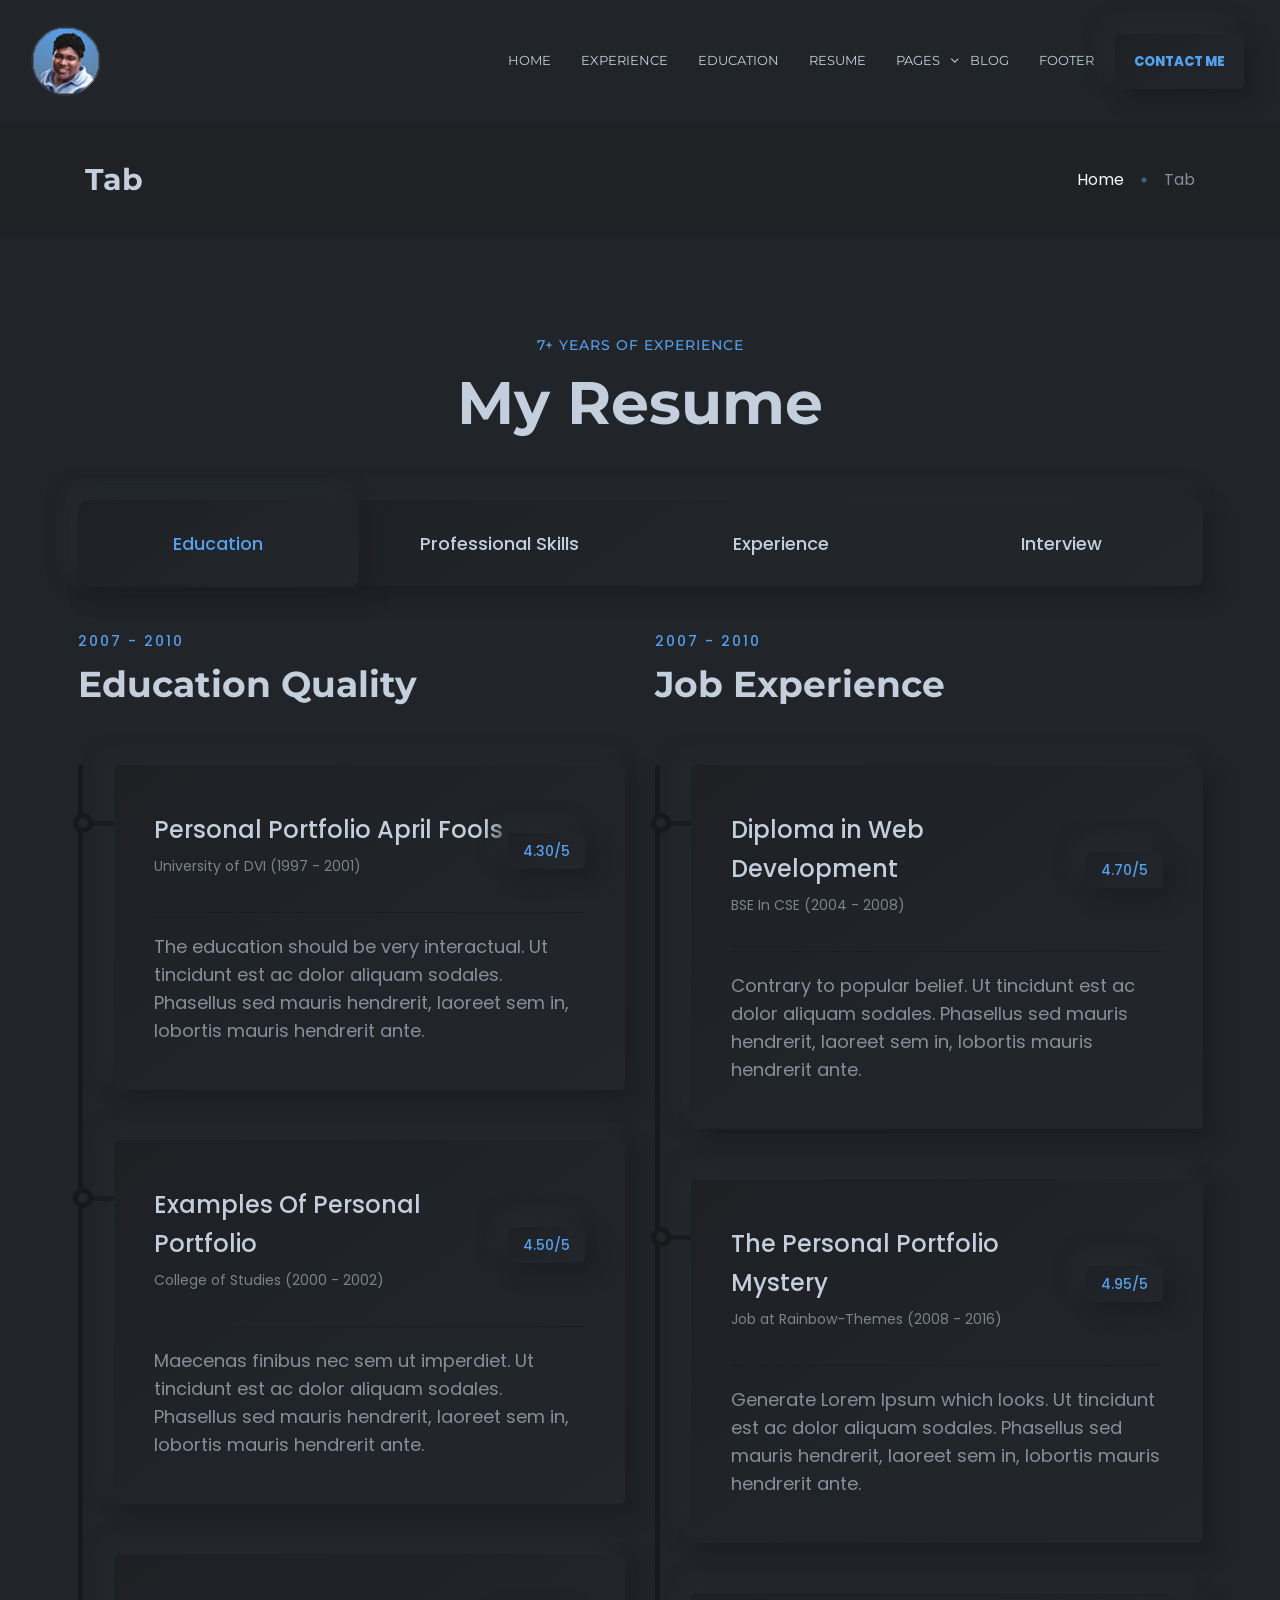
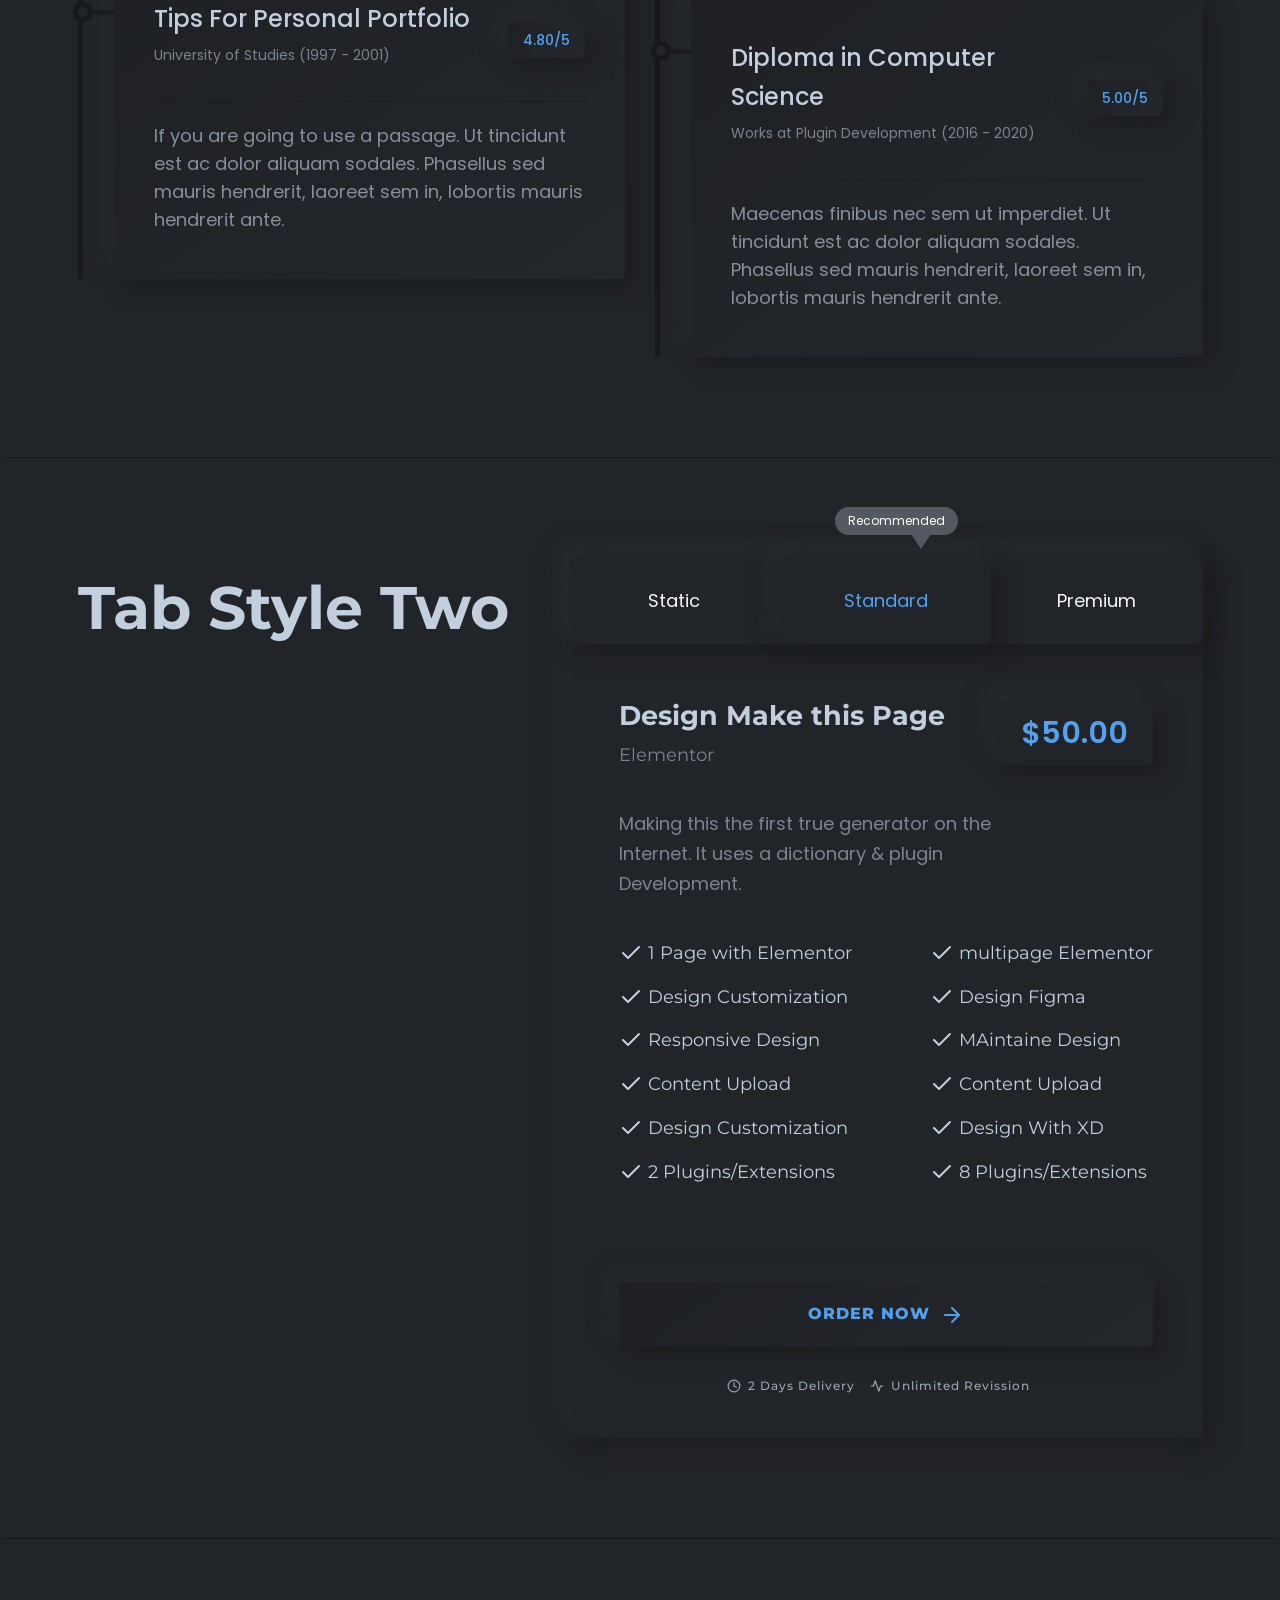
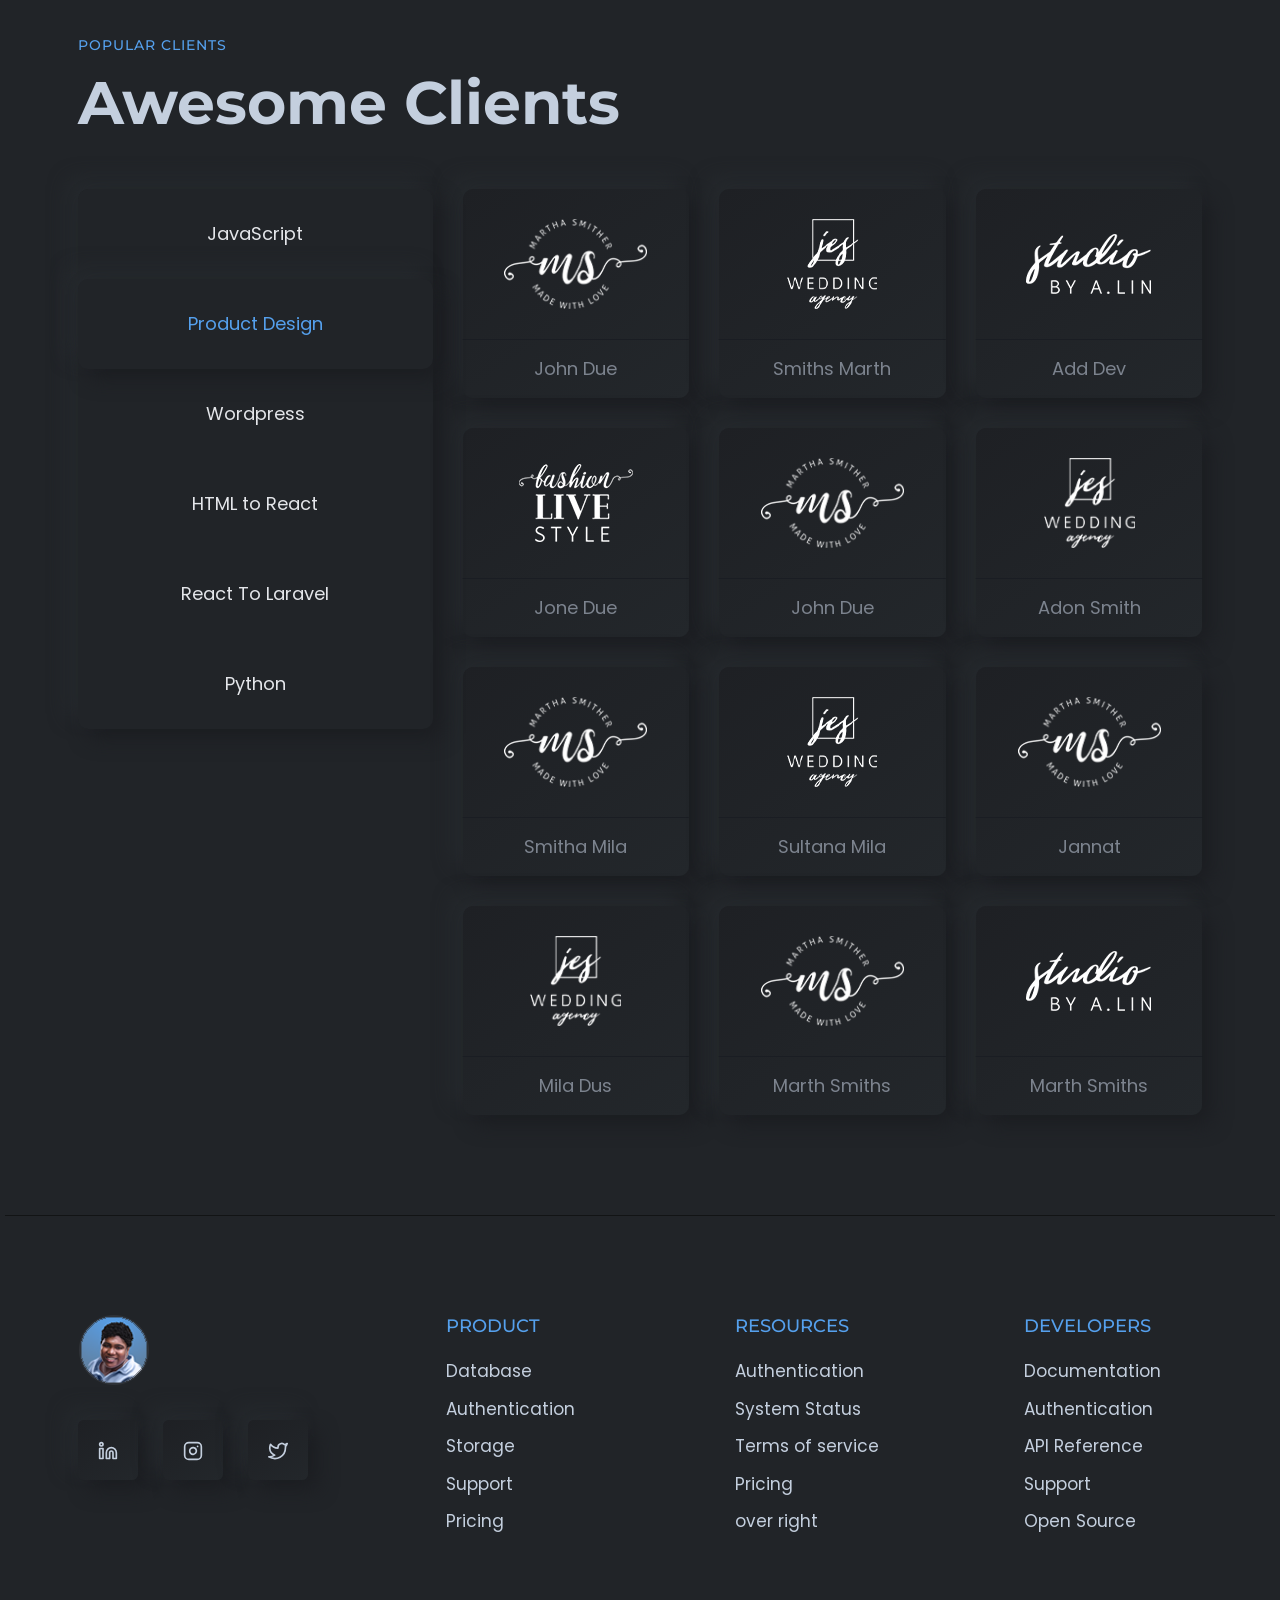
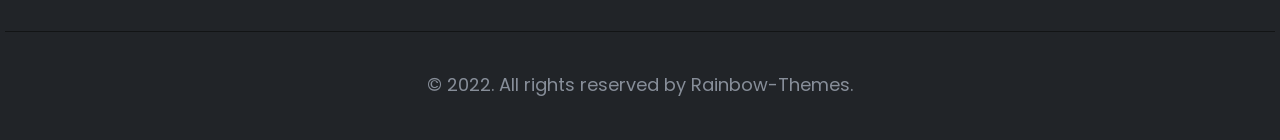
<file: tab.html>
<!DOCTYPE html>
<html lang="en">

<head>
    <meta charset="utf-8">
    <meta http-equiv="x-ua-compatible" content="ie=edge">
    <title>Tab || Inbio - Personal Portfolio Bootstrap-5 Template</title>
    <meta name="robots" content="noindex, follow" />
    <meta name="description" content="">
    <meta name="viewport" content="width=device-width, initial-scale=1, shrink-to-fit=no">
    <!-- Favicon -->
    <link rel="shortcut icon" type="image/x-icon" href="assets/images/favicon.ico">
    <!-- CSS 
    ============================================ -->
    <link rel="stylesheet" href="assets/css/vendor/bootstrap.min.css">
    <link rel="stylesheet" href="assets/css/vendor/slick.css">
    <link rel="stylesheet" href="assets/css/vendor/slick-theme.css">
    <link rel="stylesheet" href="assets/css/vendor/aos.css">
    <link rel="stylesheet" href="assets/css/plugins/feature.css">
    <!-- Style css -->
    <link rel="stylesheet" href="assets/css/style.css">
</head>

<body class="template-color-1">

    <!-- Start Header -->
    <header class="rn-header haeder-default inbio-default-header">
        <div class="header-wrapper rn-popup-mobile-menu m--0 row align-items-center">
            <!-- Start Header Left -->
            <div class="col-lg-2 col-6">
                <div class="header-left">
                    <div class="logo">
                        <a href="index.html">
                            <img src="assets/images/logo/logo.png" alt="logo">
                        </a>
                    </div>
                </div>
            </div>
            <!-- End Header Left -->
            <!-- Start Header Center -->
            <div class="col-lg-10 col-6">
                <div class="header-center">
                    <nav class="mainmenu-nav d-none d-xl-block">
                        <!-- Start Mainmanu Nav -->
                        <ul class="primary-menu">
                            <li class="nav-item"><a class="nav-link" href="#">Home</a></li>
                            <li class="nav-item"><a class="nav-link" href="#">Experience</a>
                            </li>
                            <li class="nav-item"><a class="nav-link" href="#">Education</a>
                            </li>
                            <li class="nav-item"><a class="nav-link" href="#">Resume</a></li>
                            <li class="nav-item has-droupdown"><a class="nav-link" href="#">Pages</a>
                                <ul class="submenu">
                                    <li><a href="blog.html">Blog</a></li>
                                    <li><a href="button.html">Button</a></li>
                                    <li><a href="button-white.html">Button White</a></li>
                                    <li><a href="brand.html">Brand</a></li>
                                    <li><a href="brand-white-version.html">Brand White</a></li>
                                    <li><a href="gallery.html">Gallery</a></li>
                                    <li><a href="gallery-white-version.html">Gallery White</a></li>
                                    <li><a href="portfolio.html">Portfolio</a></li>
                                    <li><a href="portfolio-white-version.html">Portfolio White</a></li>
                                    <li><a href="pricing.html">Pricing</a></li>
                                    <li><a href="pricing-white-version.html">Pricing White</a></li>
                                    <li><a href="progressbar.html">Progressbar</a></li>
                                    <li><a href="progressbar-white-version.html">Progressbar White</a></li>
                                    <li><a href="social-icones.html">Social</a></li>
                                    <li><a href="social-icones-white-version.html">Social White</a></li>
                                    <li><a href="tab.html">Tab</a></li>
                                    <li><a href="tab-white-version.html">Tab White</a></li>
                                    <li><a href="testimonial.html">Testimonial</a></li>
                                    <li><a href="testimonial-white-version.html">Testimonial White</a></li>
                                    <li><a href="vedio-popup.html">Video Popup</a></li>
                                    <li><a href="vedio-popup-white-version.html">Video Popup White</a></li>
                                </ul>
                            </li>
                            <li class="nav-item"><a class="nav-link" href="#">Blog</a></li>
                            <li class="nav-item"><a class="nav-link" href="#">Footer</a></li>
                        </ul>
                        <!-- End Mainmanu Nav -->
                    </nav>
                    <!-- Start Header Right  -->
                    <div class="header-right">
                        <a class="rn-btn" href="#contacts"><span>CONTACT ME</span></a>

                        <div class="hamberger-menu d-block d-xl-none">
                            <i id="menuBtn" class="feather-menu humberger-menu"></i>
                        </div>

                        <div class="close-menu d-block">
                            <span class="closeTrigger">
                            <i data-feather="x"></i>
                        </span>
                        </div>
                    </div>
                    <!-- End Header Right  -->

                </div>
            </div>
            <!-- End Header Center -->
        </div>
    </header>
    <!-- End Header Area -->

    <!-- Start Popup Mobile Menu  -->
    <div class="popup-mobile-menu">
        <div class="inner">
            <div class="menu-top">
                <div class="menu-header">
                    <a class="logo" href="index.html">
                        <img src="assets/images/logo/logos-circle.png" alt="Personal Portfolio">
                    </a>
                    <div class="close-button">
                        <button class="close-menu-activation close"><i data-feather="x"></i></button>
                    </div>
                </div>
                <p class="discription">Lorem ipsum dolor sit amet consect adipisicing elit repellendus.
                </p>
            </div>
            <div class="content">
                <ul class="primary-menu">
                    <li><a class="nav-link" href="#">Home</a></li>
                    <li><a class="nav-link" href="#">Experience</a></li>
                    <li><a class="nav-link" href="#">Education</a></li>
                    <li><a class="nav-link" href="#">Resume</a></li>
                    <li class="has-droupdown"><a class="nav-link" href="#">Pages</a>
                        <ul class="submenu">
                            <li><a href="blog.html">Blog</a></li>
                            <li><a href="button.html">Button</a></li>
                            <li><a href="button-white.html">Button White</a></li>
                            <li><a href="brand.html">Brand</a></li>
                            <li><a href="brand-white-version.html">Brand White</a></li>
                            <li><a href="gallery.html">Gallery</a></li>
                            <li><a href="gallery-white-version.html">Gallery White</a></li>
                            <li><a href="portfolio.html">Portfolio</a></li>
                            <li><a href="portfolio-white-version.html">Portfolio White</a></li>
                            <li><a href="pricing.html">Pricing</a></li>
                            <li><a href="pricing-white-version.html">Pricing White</a></li>
                            <li><a href="progressbar.html">Progressbar</a></li>
                            <li><a href="progressbar-white-version.html">Progressbar White</a></li>
                            <li><a href="social-icones.html">Social</a></li>
                            <li><a href="social-icones-white-version.html">Social White</a></li>
                            <li><a href="tab.html">Tab</a></li>
                            <li><a href="tab-white-version.html">Tab White</a></li>
                            <li><a href="testimonial.html">Testimonial</a></li>
                            <li><a href="testimonial-white-version.html">Testimonial White</a></li>
                            <li><a href="vedio-popup.html">Video Popup</a></li>
                            <li><a href="vedio-popup-white-version.html">Video Popup White</a></li>
                        </ul>
                    </li>
                    <li><a class="nav-link" href="#">Blog</a></li>
                    <li><a class="nav-link" href="#">Footer</a></li>
                </ul>
                <!-- social sharea area -->
                <div class="social-share-style-1 mt--40">
                    <span class="title">find with me</span>
                    <ul class="social-share d-flex liststyle">
                        <li class="facebook"><a href="#"><svg xmlns="http://www.w3.org/2000/svg" width="24" height="24" viewBox="0 0 24 24" fill="none" stroke="currentColor" stroke-width="2" stroke-linecap="round" stroke-linejoin="round" class="feather feather-facebook">
                                    <path d="M18 2h-3a5 5 0 0 0-5 5v3H7v4h3v8h4v-8h3l1-4h-4V7a1 1 0 0 1 1-1h3z"></path>
                                </svg></a>
                        </li>
                        <li class="instagram"><a href="#"><svg xmlns="http://www.w3.org/2000/svg" width="24" height="24" viewBox="0 0 24 24" fill="none" stroke="currentColor" stroke-width="2" stroke-linecap="round" stroke-linejoin="round" class="feather feather-instagram">
                                    <rect x="2" y="2" width="20" height="20" rx="5" ry="5"></rect>
                                    <path d="M16 11.37A4 4 0 1 1 12.63 8 4 4 0 0 1 16 11.37z"></path>
                                    <line x1="17.5" y1="6.5" x2="17.51" y2="6.5"></line>
                                </svg></a>
                        </li>
                        <li class="linkedin"><a href="#"><svg xmlns="http://www.w3.org/2000/svg" width="24" height="24" viewBox="0 0 24 24" fill="none" stroke="currentColor" stroke-width="2" stroke-linecap="round" stroke-linejoin="round" class="feather feather-linkedin">
                                    <path d="M16 8a6 6 0 0 1 6 6v7h-4v-7a2 2 0 0 0-2-2 2 2 0 0 0-2 2v7h-4v-7a6 6 0 0 1 6-6z">
                                    </path>
                                    <rect x="2" y="9" width="4" height="12"></rect>
                                    <circle cx="4" cy="4" r="2"></circle>
                                </svg></a>
                        </li>
                    </ul>
                </div>
                <!-- end -->
            </div>
        </div>
    </div>


    <main class="main-page-wrapper">
        <!-- Start bread vrumb area -->
        <div class="breadcrumb-area rn-section-gap breadcrumb-style-one">
            <div class="plr--85">
                <div class="row">
                    <div class="col-lg-12">
                        <div class="breadcrumb-inner">
                            <h1 class="title">Tab</h1>
                            <ul class="page-list">
                                <li><a href="index.html">Home</a></li>
                                <li class="separator"></li>
                                <li class="current-page">Tab</li>
                            </ul>
                        </div>
                    </div>
                </div>
            </div>
        </div>
        <!-- Start bread vrumb area -->


        <!-- Start Resume Area -->
        <div class="no-section-separator">
            <!-- Start Resume Area -->
            <div class="rn-resume-area rn-section-gap section-separator" id="resume">
                <div class="container">
                    <div class="row">
                        <div class="col-lg-12">
                            <div class="section-title text-center">
                                <span class="subtitle">7+ Years of Experience</span>
                                <h2 class="title">My Resume</h2>
                            </div>
                        </div>
                    </div>
                    <div class="row mt--45">
                        <div class="col-lg-12">
                            <ul class="rn-nav-list nav nav-tabs" id="myTabs" role="tablist">
                                <li class="nav-item">
                                    <a class="nav-link active" id="education-tab" data-bs-toggle="tab" href="#education" role="tab" aria-controls="education" aria-selected="true">education</a>
                                </li>
                                <li class="nav-item">
                                    <a class="nav-link" id="professional-tab" data-bs-toggle="tab" href="#professional" role="tab" aria-controls="professional" aria-selected="false">professional
                                        Skills</a>
                                </li>
                                <li class="nav-item">
                                    <a class="nav-link" id="experience-tab" data-bs-toggle="tab" href="#experience" role="tab" aria-controls="experience" aria-selected="false">experience</a>
                                </li>
                                <li class="nav-item">
                                    <a class="nav-link" id="interview-tab" data-bs-toggle="tab" href="#interview" role="tab" aria-controls="interview" aria-selected="false">interview</a>
                                </li>
                            </ul>

                            <!-- Start Tab Content Wrapper  -->
                            <div class="rn-nav-content tab-content" id="myTabContents">
                                <!-- Start Single Tab  -->
                                <div class="tab-pane show active fade single-tab-area" id="education" role="tabpanel" aria-labelledby="education-tab">
                                    <div class="personal-experience-inner mt--40">
                                        <div class="row">
                                            <!-- Start Skill List Area  -->
                                            <div class="col-lg-6 col-md-12 col-12">
                                                <div class="content">
                                                    <span class="subtitle">2007 - 2010</span>
                                                    <h4 class="maintitle">Education Quality</h4>
                                                    <div class="experience-list">

                                                        <!-- Start Single List  -->
                                                        <div class="resume-single-list">
                                                            <div class="inner">
                                                                <div class="heading">
                                                                    <div class="title">
                                                                        <h4>Personal Portfolio April Fools</h4>
                                                                        <span>University of DVI (1997 - 2001)</span>
                                                                    </div>
                                                                    <div class="date-of-time">
                                                                        <span>4.30/5</span>
                                                                    </div>
                                                                </div>
                                                                <p class="description">The education should be very
                                                                    interactual. Ut tincidunt est ac dolor aliquam sodales.
                                                                    Phasellus sed mauris hendrerit, laoreet sem in, lobortis
                                                                    mauris hendrerit ante.</p>
                                                            </div>
                                                        </div>
                                                        <!-- End Single List  -->

                                                        <!-- Start Single List  -->
                                                        <div class="resume-single-list">
                                                            <div class="inner">
                                                                <div class="heading">
                                                                    <div class="title">
                                                                        <h4> Examples Of Personal Portfolio</h4>
                                                                        <span>College of Studies (2000 - 2002)</span>
                                                                    </div>
                                                                    <div class="date-of-time">
                                                                        <span>4.50/5</span>
                                                                    </div>
                                                                </div>
                                                                <p class="description">Maecenas finibus nec sem ut
                                                                    imperdiet. Ut tincidunt est ac dolor aliquam sodales.
                                                                    Phasellus sed mauris hendrerit, laoreet sem in, lobortis
                                                                    mauris hendrerit ante.</p>
                                                            </div>
                                                        </div>
                                                        <!-- End Single List  -->

                                                        <!-- Start Single List  -->
                                                        <div class="resume-single-list">
                                                            <div class="inner">
                                                                <div class="heading">
                                                                    <div class="title">
                                                                        <h4>Tips For Personal Portfolio</h4>
                                                                        <span>University of Studies (1997 - 2001)</span>
                                                                    </div>
                                                                    <div class="date-of-time">
                                                                        <span>4.80/5</span>
                                                                    </div>
                                                                </div>
                                                                <p class="description"> If you are going to use a passage.
                                                                    Ut tincidunt est ac dolor aliquam sodales.
                                                                    Phasellus sed mauris hendrerit, laoreet sem in, lobortis
                                                                    mauris hendrerit ante.</p>
                                                            </div>
                                                        </div>
                                                        <!-- End Single List  -->

                                                    </div>
                                                </div>
                                            </div>
                                            <!-- End Skill List Area  -->

                                            <!-- Start Skill List Area 2nd  -->
                                            <div class="col-lg-6 col-md-12 col-12 mt_md--60 mt_sm--60">
                                                <div class="content">
                                                    <span class="subtitle">2007 - 2010</span>
                                                    <h4 class="maintitle">Job Experience</h4>
                                                    <div class="experience-list">

                                                        <!-- Start Single List  -->
                                                        <div class="resume-single-list">
                                                            <div class="inner">
                                                                <div class="heading">
                                                                    <div class="title">
                                                                        <h4>Diploma in Web Development</h4>
                                                                        <span>BSE In CSE (2004 - 2008)</span>
                                                                    </div>
                                                                    <div class="date-of-time">
                                                                        <span>4.70/5</span>
                                                                    </div>
                                                                </div>
                                                                <p class="description">Contrary to popular belief. Ut
                                                                    tincidunt est ac dolor aliquam sodales.
                                                                    Phasellus sed mauris hendrerit, laoreet sem in, lobortis
                                                                    mauris hendrerit ante.</p>
                                                            </div>
                                                        </div>
                                                        <!-- End Single List  -->

                                                        <!-- Start Single List  -->
                                                        <div class="resume-single-list">
                                                            <div class="inner">
                                                                <div class="heading">
                                                                    <div class="title">
                                                                        <h4>The Personal Portfolio Mystery</h4>
                                                                        <span>Job at Rainbow-Themes (2008 - 2016)</span>
                                                                    </div>
                                                                    <div class="date-of-time">
                                                                        <span>4.95/5</span>
                                                                    </div>
                                                                </div>
                                                                <p class="description">Generate Lorem Ipsum which looks. Ut
                                                                    tincidunt est ac dolor aliquam sodales.
                                                                    Phasellus sed mauris hendrerit, laoreet sem in, lobortis
                                                                    mauris hendrerit ante.</p>
                                                            </div>
                                                        </div>
                                                        <!-- End Single List  -->

                                                        <!-- Start Single List  -->
                                                        <div class="resume-single-list">
                                                            <div class="inner">
                                                                <div class="heading">
                                                                    <div class="title">
                                                                        <h4>Diploma in Computer Science</h4>
                                                                        <span>Works at Plugin Development (2016 -
                                                                2020)</span>
                                                                    </div>
                                                                    <div class="date-of-time">
                                                                        <span>5.00/5</span>
                                                                    </div>
                                                                </div>
                                                                <p class="description">Maecenas finibus nec sem ut
                                                                    imperdiet. Ut tincidunt est ac dolor aliquam sodales.
                                                                    Phasellus sed mauris hendrerit, laoreet sem in, lobortis
                                                                    mauris hendrerit ante.</p>
                                                            </div>
                                                        </div>
                                                        <!-- End Single List  -->

                                                    </div>
                                                </div>
                                            </div>
                                            <!-- End Skill List Area  -->
                                        </div>
                                    </div>
                                </div>
                                <!-- End Single Tab  -->

                                <!-- Start Single Tab  -->
                                <div class="tab-pane fade " id="professional" role="tabpanel" aria-labelledby="professional-tab">
                                    <div class="personal-experience-inner mt--40">
                                        <div class="row row--40">

                                            <!-- Start Single Progressbar  -->
                                            <div class="col-lg-6 col-md-6 col-12">
                                                <div class="progress-wrapper">
                                                    <div class="content">
                                                        <span class="subtitle">Features</span>
                                                        <h4 class="maintitle">Design Skill</h4>
                                                        <!-- Start Single Progress Charts -->
                                                        <div class="progress-charts">
                                                            <h6 class="heading heading-h6">PHOTOSHOT</h6>
                                                            <div class="progress">
                                                                <div class="progress-bar wow fadeInLeft" data-wow-duration="0.5s" data-wow-delay=".3s" role="progressbar" style="width: 100%" aria-valuenow="85" aria-valuemin="0" aria-valuemax="100"><span
                                                            class="percent-label">100%</span></div>
                                                            </div>
                                                        </div>
                                                        <!-- End Single Progress Charts -->

                                                        <!-- Start Single Progress Charts -->
                                                        <div class="progress-charts">
                                                            <h6 class="heading heading-h6">FIGMA</h6>
                                                            <div class="progress">
                                                                <div class="progress-bar wow fadeInLeft" data-wow-duration="0.6s" data-wow-delay=".4s" role="progressbar" style="width: 95%" aria-valuenow="85" aria-valuemin="0" aria-valuemax="100"><span
                                                            class="percent-label">95%</span></div>
                                                            </div>
                                                        </div>
                                                        <!-- End Single Progress Charts -->

                                                        <!-- Start Single Progress Charts -->
                                                        <div class="progress-charts">
                                                            <h6 class="heading heading-h6">ADOBE XD</h6>
                                                            <div class="progress">
                                                                <div class="progress-bar wow fadeInLeft" data-wow-duration="0.7s" data-wow-delay=".5s" role="progressbar" style="width: 60%" aria-valuenow="85" aria-valuemin="0" aria-valuemax="100"><span
                                                            class="percent-label">60%</span></div>
                                                            </div>
                                                        </div>
                                                        <!-- End Single Progress Charts -->

                                                        <!-- Start Single Progress Charts -->
                                                        <div class="progress-charts">
                                                            <h6 class="heading heading-h6">ADOBE ILLUSTRATOR</h6>
                                                            <div class="progress">
                                                                <div class="progress-bar wow fadeInLeft" data-wow-duration="0.8s" data-wow-delay=".6s" role="progressbar" style="width: 70%" aria-valuenow="85" aria-valuemin="0" aria-valuemax="100"><span
                                                            class="percent-label">70%</span></div>
                                                            </div>
                                                        </div>
                                                        <!-- End Single Progress Charts -->

                                                        <!-- Start Single Progress Charts -->
                                                        <div class="progress-charts">
                                                            <h6 class="heading heading-h6">DESIGN</h6>
                                                            <div class="progress">
                                                                <div class="progress-bar wow fadeInLeft" data-wow-duration="0.9s" data-wow-delay=".7s" role="progressbar" style="width: 90%" aria-valuenow="85" aria-valuemin="0" aria-valuemax="100"><span
                                                            class="percent-label">90%</span></div>
                                                            </div>
                                                        </div>
                                                        <!-- End Single Progress Charts -->

                                                    </div>
                                                </div>
                                            </div>
                                            <!-- End Single Progressbar  -->

                                            <!-- Start Single Progressbar  -->
                                            <div class="col-lg-6 col-md-6 col-12 mt_sm--60">
                                                <div class="progress-wrapper">
                                                    <div class="content">
                                                        <span class="subtitle">Features</span>
                                                        <h4 class="maintitle">Development Skill</h4>
                                                        <!-- Start Single Progress Charts -->
                                                        <div class="progress-charts">
                                                            <h6 class="heading heading-h6">HTML</h6>
                                                            <div class="progress">
                                                                <div class="progress-bar wow fadeInLeft" data-wow-duration="0.5s" data-wow-delay=".3s" role="progressbar" style="width: 85%" aria-valuenow="85" aria-valuemin="0" aria-valuemax="100"><span
                                                            class="percent-label">85%</span></div>
                                                            </div>
                                                        </div>
                                                        <!-- End Single Progress Charts -->

                                                        <!-- Start Single Progress Charts -->
                                                        <div class="progress-charts">
                                                            <h6 class="heading heading-h6">CSS</h6>
                                                            <div class="progress">
                                                                <div class="progress-bar wow fadeInLeft" data-wow-duration="0.6s" data-wow-delay=".4s" role="progressbar" style="width: 80%" aria-valuenow="85" aria-valuemin="0" aria-valuemax="100"><span
                                                            class="percent-label">80%</span></div>
                                                            </div>
                                                        </div>
                                                        <!-- End Single Progress Charts -->

                                                        <!-- Start Single Progress Charts -->
                                                        <div class="progress-charts">
                                                            <h6 class="heading heading-h6">JAVASCRIPT</h6>
                                                            <div class="progress">
                                                                <div class="progress-bar wow fadeInLeft" data-wow-duration="0.7s" data-wow-delay=".5s" role="progressbar" style="width: 90%" aria-valuenow="85" aria-valuemin="0" aria-valuemax="100"><span
                                                            class="percent-label">90%</span></div>
                                                            </div>
                                                        </div>
                                                        <!-- End Single Progress Charts -->

                                                        <!-- Start Single Progress Charts -->
                                                        <div class="progress-charts">
                                                            <h6 class="heading heading-h6">SOFTWARE</h6>
                                                            <div class="progress">
                                                                <div class="progress-bar wow fadeInLeft" data-wow-duration="0.8s" data-wow-delay=".6s" role="progressbar" style="width: 75%" aria-valuenow="85" aria-valuemin="0" aria-valuemax="100"><span
                                                            class="percent-label">75%</span></div>
                                                            </div>
                                                        </div>
                                                        <!-- End Single Progress Charts -->

                                                        <!-- Start Single Progress Charts -->
                                                        <div class="progress-charts">
                                                            <h6 class="heading heading-h6">PLUGIN</h6>
                                                            <div class="progress">
                                                                <div class="progress-bar wow fadeInLeft" data-wow-duration="0.9s" data-wow-delay=".7s" role="progressbar" style="width: 70%" aria-valuenow="85" aria-valuemin="0" aria-valuemax="100"><span
                                                            class="percent-label">70%</span></div>
                                                            </div>
                                                        </div>
                                                        <!-- End Single Progress Charts -->

                                                    </div>
                                                </div>
                                            </div>
                                            <!-- End Single Progressbar  -->

                                        </div>
                                    </div>
                                </div>
                                <!-- End Single Tab  -->

                                <!-- Start Single Tab  -->
                                <div class="tab-pane fade" id="experience" role="tabpanel" aria-labelledby="experience-tab">
                                    <div class="personal-experience-inner mt--40">
                                        <div class="row">
                                            <!-- Start Skill List Area  -->
                                            <div class="col-lg-6 col-md-12 col-12">
                                                <div class="content">
                                                    <span class="subtitle">2007 - 2010</span>
                                                    <h4 class="maintitle">Education Quality</h4>
                                                    <div class="experience-list">

                                                        <!-- Start Single List  -->
                                                        <div class="resume-single-list">
                                                            <div class="inner">
                                                                <div class="heading">
                                                                    <div class="title">
                                                                        <h4>Personal Portfolio April Fools</h4>
                                                                        <span>University of DVI (1997 - 2001)</span>
                                                                    </div>
                                                                    <div class="date-of-time">
                                                                        <span>4.30/5</span>
                                                                    </div>
                                                                </div>
                                                                <p class="description">The education should be very
                                                                    interactual. Ut tincidunt est ac dolor aliquam sodales.
                                                                    Phasellus sed mauris hendrerit, laoreet sem in, lobortis
                                                                    mauris hendrerit ante.</p>
                                                            </div>
                                                        </div>
                                                        <!-- End Single List  -->

                                                        <!-- Start Single List  -->
                                                        <div class="resume-single-list">
                                                            <div class="inner">
                                                                <div class="heading">
                                                                    <div class="title">
                                                                        <h4> Examples Of Personal Portfolio</h4>
                                                                        <span>College of Studies (2000 - 2002)</span>
                                                                    </div>
                                                                    <div class="date-of-time">
                                                                        <span>4.50/5</span>
                                                                    </div>
                                                                </div>
                                                                <p class="description">Maecenas finibus nec sem ut
                                                                    imperdiet. Ut tincidunt est ac dolor aliquam sodales.
                                                                    Phasellus sed mauris hendrerit, laoreet sem in, lobortis
                                                                    mauris hendrerit ante.</p>
                                                            </div>
                                                        </div>
                                                        <!-- End Single List  -->

                                                        <!-- Start Single List  -->
                                                        <div class="resume-single-list">
                                                            <div class="inner">
                                                                <div class="heading">
                                                                    <div class="title">
                                                                        <h4>Tips For Personal Portfolio</h4>
                                                                        <span>University of Studies (1997 - 2001)</span>
                                                                    </div>
                                                                    <div class="date-of-time">
                                                                        <span>4.80/5</span>
                                                                    </div>
                                                                </div>
                                                                <p class="description"> If you are going to use a passage.
                                                                    Ut tincidunt est ac dolor aliquam sodales.
                                                                    Phasellus sed mauris hendrerit, laoreet sem in, lobortis
                                                                    mauris hendrerit ante.</p>
                                                            </div>
                                                        </div>
                                                        <!-- End Single List  -->

                                                    </div>
                                                </div>
                                            </div>
                                            <!-- End Skill List Area  -->

                                            <!-- Start Skill List Area 2nd  -->
                                            <div class="col-lg-6 col-md-12 col-12 mt_md--60 mt_sm--60">
                                                <div class="content">
                                                    <span class="subtitle">2007 - 2010</span>
                                                    <h4 class="maintitle">Job Experience</h4>
                                                    <div class="experience-list">

                                                        <!-- Start Single List  -->
                                                        <div class="resume-single-list">
                                                            <div class="inner">
                                                                <div class="heading">
                                                                    <div class="title">
                                                                        <h4>Diploma in Web Development</h4>
                                                                        <span>BSE In CSE (2004 - 2008)</span>
                                                                    </div>
                                                                    <div class="date-of-time">
                                                                        <span>4.70/5</span>
                                                                    </div>
                                                                </div>
                                                                <p class="description">Contrary to popular belief. Ut
                                                                    tincidunt est ac dolor aliquam sodales.
                                                                    Phasellus sed mauris hendrerit, laoreet sem in, lobortis
                                                                    mauris hendrerit ante.</p>
                                                            </div>
                                                        </div>
                                                        <!-- End Single List  -->

                                                        <!-- Start Single List  -->
                                                        <div class="resume-single-list">
                                                            <div class="inner">
                                                                <div class="heading">
                                                                    <div class="title">
                                                                        <h4>The Personal Portfolio Mystery</h4>
                                                                        <span>Job at Rainbow-Themes (2008 - 2016)</span>
                                                                    </div>
                                                                    <div class="date-of-time">
                                                                        <span>4.95/5</span>
                                                                    </div>
                                                                </div>
                                                                <p class="description">Generate Lorem Ipsum which looks. Ut
                                                                    tincidunt est ac dolor aliquam sodales.
                                                                    Phasellus sed mauris hendrerit, laoreet sem in, lobortis
                                                                    mauris hendrerit ante.</p>
                                                            </div>
                                                        </div>
                                                        <!-- End Single List  -->

                                                        <!-- Start Single List  -->
                                                        <div class="resume-single-list">
                                                            <div class="inner">
                                                                <div class="heading">
                                                                    <div class="title">
                                                                        <h4>Diploma in Computer Science</h4>
                                                                        <span>Works at Plugin Development (2016 -
                                                                2020)</span>
                                                                    </div>
                                                                    <div class="date-of-time">
                                                                        <span>5.00/5</span>
                                                                    </div>
                                                                </div>
                                                                <p class="description">Maecenas finibus nec sem ut
                                                                    imperdiet. Ut tincidunt est ac dolor aliquam sodales.
                                                                    Phasellus sed mauris hendrerit, laoreet sem in, lobortis
                                                                    mauris hendrerit ante.</p>
                                                            </div>
                                                        </div>
                                                        <!-- End Single List  -->

                                                    </div>
                                                </div>
                                            </div>
                                            <!-- End Skill List Area  -->
                                        </div>
                                    </div>
                                </div>
                                <!-- End Single Tab  -->

                                <!-- Start Single Tab  -->
                                <div class="tab-pane fade" id="interview" role="tabpanel" aria-labelledby="interview-tab">
                                    <div class="personal-experience-inner mt--40">
                                        <div class="row">
                                            <!-- Start Skill List Area  -->
                                            <div class="col-lg-6 col-md-12 col-12">
                                                <div class="content">
                                                    <span class="subtitle">2007 - 2010</span>
                                                    <h4 class="maintitle">Company Experience</h4>
                                                    <div class="experience-list">

                                                        <!-- Start Single List  -->
                                                        <div data-aos="fade-up" data-aos-duration="500" data-aos-delay="300" data-aos-once="true" class="resume-single-list">
                                                            <div class="inner">
                                                                <div class="heading">
                                                                    <div class="title">
                                                                        <h4>Personal Portfolio April Fools</h4>
                                                                        <span>University of DVI (1997 - 2001)</span>
                                                                    </div>
                                                                    <div class="date-of-time">
                                                                        <span>4.30/5</span>
                                                                    </div>
                                                                </div>
                                                                <p class="description">The education should be very
                                                                    interactual. Ut tincidunt est ac dolor aliquam sodales.
                                                                    Phasellus sed mauris hendrerit, laoreet sem in, lobortis
                                                                    mauris hendrerit ante.</p>
                                                            </div>
                                                        </div>
                                                        <!-- End Single List  -->

                                                        <!-- Start Single List  -->
                                                        <div data-aos="fade-up" data-aos-duration="500" data-aos-delay="500" data-aos-once="true" class="resume-single-list">
                                                            <div class="inner">
                                                                <div class="heading">
                                                                    <div class="title">
                                                                        <h4> Examples Of Personal Portfolio</h4>
                                                                        <span>College of Studies (2000 - 2002)</span>
                                                                    </div>
                                                                    <div class="date-of-time">
                                                                        <span>4.50/5</span>
                                                                    </div>
                                                                </div>
                                                                <p class="description">Maecenas finibus nec sem ut
                                                                    imperdiet. Ut tincidunt est ac dolor aliquam sodales.
                                                                    Phasellus sed mauris hendrerit, laoreet sem in, lobortis
                                                                    mauris hendrerit ante.</p>
                                                            </div>
                                                        </div>
                                                        <!-- End Single List  -->

                                                        <!-- Start Single List  -->
                                                        <div data-aos="fade-up" data-aos-duration="500" data-aos-delay="700" data-aos-once="true" class="resume-single-list">
                                                            <div class="inner">
                                                                <div class="heading">
                                                                    <div class="title">
                                                                        <h4>Tips For Personal Portfolio</h4>
                                                                        <span>University of Studies (1997 - 2001)</span>
                                                                    </div>
                                                                    <div class="date-of-time">
                                                                        <span>4.80/5</span>
                                                                    </div>
                                                                </div>
                                                                <p class="description"> If you are going to use a passage.
                                                                    Ut tincidunt est ac dolor aliquam sodales.
                                                                    Phasellus sed mauris hendrerit, laoreet sem in, lobortis
                                                                    mauris hendrerit ante.</p>
                                                            </div>
                                                        </div>
                                                        <!-- End Single List  -->

                                                    </div>
                                                </div>
                                            </div>
                                            <!-- End Skill List Area  -->

                                            <!-- Start Skill List Area 2nd  -->
                                            <div class="col-lg-6 col-md-12 col-12 mt_md--60 mt_sm--60">
                                                <div class="content">
                                                    <span class="subtitle">2007 - 2010</span>
                                                    <h4 class="maintitle">Job Experience</h4>
                                                    <div class="experience-list">

                                                        <!-- Start Single List  -->
                                                        <div data-aos="fade-up" data-aos-duration="500" data-aos-delay="500" data-aos-once="true" class="resume-single-list">
                                                            <div class="inner">
                                                                <div class="heading">
                                                                    <div class="title">
                                                                        <h4>Diploma in Web Development</h4>
                                                                        <span>BSE In CSE (2004 - 2008)</span>
                                                                    </div>
                                                                    <div class="date-of-time">
                                                                        <span>4.70/5</span>
                                                                    </div>
                                                                </div>
                                                                <p class="description">Contrary to popular belief. Ut
                                                                    tincidunt est ac dolor aliquam sodales.
                                                                    Phasellus sed mauris hendrerit, laoreet sem in, lobortis
                                                                    mauris hendrerit ante.</p>
                                                            </div>
                                                        </div>
                                                        <!-- End Single List  -->

                                                        <!-- Start Single List  -->
                                                        <div data-aos="fade-up" data-aos-duration="500" data-aos-delay="700" data-aos-once="true" class="resume-single-list">
                                                            <div class="inner">
                                                                <div class="heading">
                                                                    <div class="title">
                                                                        <h4>The Personal Portfolio Mystery</h4>
                                                                        <span>Job at Rainbow-Themes (2008 - 2016)</span>
                                                                    </div>
                                                                    <div class="date-of-time">
                                                                        <span>4.95/5</span>
                                                                    </div>
                                                                </div>
                                                                <p class="description">Generate Lorem Ipsum which looks. Ut
                                                                    tincidunt est ac dolor aliquam sodales.
                                                                    Phasellus sed mauris hendrerit, laoreet sem in, lobortis
                                                                    mauris hendrerit ante.</p>
                                                            </div>
                                                        </div>
                                                        <!-- End Single List  -->

                                                        <!-- Start Single List  -->
                                                        <div data-aos="fade-up" data-aos-duration="500" data-aos-delay="900" data-aos-once="true" class="resume-single-list">
                                                            <div class="inner">
                                                                <div class="heading">
                                                                    <div class="title">
                                                                        <h4>Diploma in Computer Science</h4>
                                                                        <span>Works at Plugin Development (2016 -
                                                                2020)</span>
                                                                    </div>
                                                                    <div class="date-of-time">
                                                                        <span>5.00/5</span>
                                                                    </div>
                                                                </div>
                                                                <p class="description">Maecenas finibus nec sem ut
                                                                    imperdiet. Ut tincidunt est ac dolor aliquam sodales.
                                                                    Phasellus sed mauris hendrerit, laoreet sem in, lobortis
                                                                    mauris hendrerit ante.</p>
                                                            </div>
                                                        </div>
                                                        <!-- End Single List  -->

                                                    </div>
                                                </div>
                                            </div>
                                            <!-- End Skill List Area  -->
                                        </div>
                                    </div>
                                </div>
                                <!-- End Single Tab  -->
                            </div>
                        </div>
                    </div>
                </div>
            </div>
            <!-- End Resume Area -->
        </div>
        <!-- End Resume Area -->


        <!-- tab Style Two -->
        <div class="rn-pricing-area rn-section-gap section-separator" id="pricing">
            <div class="container">
                <div class="row">
                    <div class="col-lg-5 mb_md--50 mb_sm--40 small-margin-pricing">
                        <div class="d-flex section-flex flex-wrap align-content-start h-100">
                            <div class="position-sticky sticky-top rbt-sticky-top-adjust">
                                <div data-aos="fade-up" data-aos-duration="300" data-aos-delay="100" data-aos-once="true" class="section-title text-left">
                                    <h2 class="title">Tab Style Two</h2>
                                </div>
                            </div>
                        </div>
                    </div>

                    <div class="col-lg-7">
                        <!-- Pricing Area -->
                        <div data-aos="fade-up" data-aos-duration="300" data-aos-delay="300" data-aos-once="true" class="navigation-wrapper">
                            <ul class="nav " id="myTab" role="tablist">

                                <li class="nav-item ">
                                    <a class="nav-style" id="test-tab" data-toggle="tab" href="#test" role="tab" aria-controls="test" aria-selected="false">Static</a>
                                </li>

                                <li class="nav-item  recommended">
                                    <a class="nav-style active" id="profile-tab" data-toggle="tab" href="#profile" role="tab" aria-controls="profile" aria-selected="true">Standard</a>
                                </li>
                                <li class="nav-item">
                                    <a class="nav-style" id="contact-tab" data-toggle="tab" href="#contact" role="tab" aria-controls="contact" aria-selected="false">Premium</a>
                                </li>
                            </ul>
                            <div class="tab-content" id="myTabContent">

                                <div class="tab-pane fade " id="test" role="tabpanel" aria-labelledby="test-tab">
                                    <!-- Pricing Start -->
                                    <div class="rn-pricing">
                                        <div class="pricing-header">
                                            <div class="header-left">
                                                <h2 class="title">Make Your Single Page</h2>
                                                <span>Elementor</span>
                                            </div>
                                            <div class="header-right">
                                                <span>$30.00</span>
                                            </div>
                                        </div>
                                        <div class="pricing-body">
                                            <p class="description">
                                                All the Lorem Ipsum generators on the Internet tend to repeat predefined chunks as necessary
                                            </p>
                                            <div class="check-wrapper">
                                                <div class="left-area">
                                                    <div class="check d-flex">
                                                        <i data-feather="check"></i>
                                                        <p>1 Page with Elementor</p>
                                                    </div>
                                                    <div class="check d-flex">
                                                        <i data-feather="check"></i>
                                                        <p>Design Customization</p>
                                                    </div>
                                                    <div class="check d-flex">
                                                        <i data-feather="check"></i>
                                                        <p>Responsive Design</p>
                                                    </div>
                                                    <div class="check d-flex">
                                                        <i data-feather="check"></i>
                                                        <p>Content Upload</p>
                                                    </div>
                                                    <div class="check d-flex">
                                                        <i data-feather="check"></i>
                                                        <p>Design Customization</p>
                                                    </div>
                                                    <div class="check d-flex">
                                                        <i data-feather="check"></i>
                                                        <p>2 Plugins/Extensions</p>
                                                    </div>
                                                </div>
                                                <div class="right-area">
                                                    <div class="check d-flex">
                                                        <i data-feather="check"></i>
                                                        <p>multipage Elementor</p>
                                                    </div>
                                                    <div class="check d-flex">
                                                        <i data-feather="check"></i>
                                                        <p>Design Figma</p>
                                                    </div>
                                                    <div class="check d-flex">
                                                        <i data-feather="check"></i>
                                                        <p>MAintaine Design</p>
                                                    </div>
                                                    <div class="check d-flex">
                                                        <i data-feather="check"></i>
                                                        <p>Content Upload</p>
                                                    </div>
                                                    <div class="check d-flex">
                                                        <i data-feather="check"></i>
                                                        <p>Design With XD</p>
                                                    </div>
                                                    <div class="check d-flex">
                                                        <i data-feather="check"></i>
                                                        <p>8 Plugins/Extensions</p>
                                                    </div>
                                                </div>
                                            </div>
                                        </div>
                                        <div class="pricing-footer">
                                            <a href="#" class="rn-btn d-block">
                                                <span>ORDER NOW</span>
                                                <i data-feather="arrow-right"></i>
                                            </a>
                                            <div class="time-line">
                                                <div class="single-cmt d-flex">
                                                    <i data-feather="clock"></i>
                                                    <span>2 Days Delivery</span>
                                                </div>
                                                <div class="single-cmt d-flex">
                                                    <i data-feather="activity"></i>
                                                    <span>Unlimited Revission</span>
                                                </div>
                                            </div>
                                        </div>
                                    </div>
                                    <!-- End -->
                                </div>

                                <div class="tab-pane fade show active" id="profile" role="tabpanel" aria-labelledby="profile-tab">
                                    <!-- Pricing Start -->
                                    <div class="rn-pricing">
                                        <div class="pricing-header">
                                            <div class="header-left">
                                                <h2 class="title">Design Make this Page</h2>
                                                <span>Elementor</span>
                                            </div>
                                            <div class="header-right">
                                                <span>$50.00</span>
                                            </div>
                                        </div>
                                        <div class="pricing-body">
                                            <p class="description">
                                                Making this the first true generator on the Internet. It uses a dictionary & plugin Development.
                                            </p>
                                            <div class="check-wrapper">
                                                <div class="left-area">
                                                    <div class="check d-flex">
                                                        <i data-feather="check"></i>
                                                        <p>1 Page with Elementor</p>
                                                    </div>
                                                    <div class="check d-flex">
                                                        <i data-feather="check"></i>
                                                        <p>Design Customization</p>
                                                    </div>
                                                    <div class="check d-flex">
                                                        <i data-feather="check"></i>
                                                        <p>Responsive Design</p>
                                                    </div>
                                                    <div class="check d-flex">
                                                        <i data-feather="check"></i>
                                                        <p>Content Upload</p>
                                                    </div>
                                                    <div class="check d-flex">
                                                        <i data-feather="check"></i>
                                                        <p>Design Customization</p>
                                                    </div>
                                                    <div class="check d-flex">
                                                        <i data-feather="check"></i>
                                                        <p>2 Plugins/Extensions</p>
                                                    </div>
                                                </div>
                                                <div class="right-area">
                                                    <div class="check d-flex">
                                                        <i data-feather="check"></i>
                                                        <p>multipage Elementor</p>
                                                    </div>
                                                    <div class="check d-flex">
                                                        <i data-feather="check"></i>
                                                        <p>Design Figma</p>
                                                    </div>
                                                    <div class="check d-flex">
                                                        <i data-feather="check"></i>
                                                        <p>MAintaine Design</p>
                                                    </div>
                                                    <div class="check d-flex">
                                                        <i data-feather="check"></i>
                                                        <p>Content Upload</p>
                                                    </div>
                                                    <div class="check d-flex">
                                                        <i data-feather="check"></i>
                                                        <p>Design With XD</p>
                                                    </div>
                                                    <div class="check d-flex">
                                                        <i data-feather="check"></i>
                                                        <p>8 Plugins/Extensions</p>
                                                    </div>
                                                </div>
                                            </div>
                                        </div>
                                        <div class="pricing-footer">
                                            <a href="#" class="rn-btn d-block">
                                                <span>ORDER NOW</span>
                                                <i data-feather="arrow-right"></i>
                                            </a>
                                            <div class="time-line d-flex">
                                                <div class="single-cmt d-flex">
                                                    <i data-feather="clock"></i>
                                                    <span>2 Days Delivery</span>
                                                </div>
                                                <div class="single-cmt d-flex">
                                                    <i data-feather="activity"></i>
                                                    <span>Unlimited Revission</span>
                                                </div>
                                            </div>
                                        </div>
                                    </div>
                                    <!-- End -->
                                </div>

                                <div class="tab-pane fade" id="contact" role="tabpanel" aria-labelledby="contact-tab">
                                    <!-- Pricing Start -->
                                    <div class="rn-pricing">
                                        <div class="pricing-header">
                                            <div class="header-left">
                                                <h2 class="title">Customize Your Single Page</h2>
                                                <span>Elementor</span>
                                            </div>
                                            <div class="header-right">
                                                <span>$90.00</span>
                                            </div>
                                        </div>
                                        <div class="pricing-body">
                                            <p class="description">
                                                I will install your desire theme and made like Theme demo and customize
                                                your single page( homepage)
                                            </p>
                                            <div class="check-wrapper">
                                                <div class="left-area">
                                                    <div class="check d-flex">
                                                        <i data-feather="check"></i>
                                                        <p>1 Page with Elementor</p>
                                                    </div>
                                                    <div class="check d-flex">
                                                        <i data-feather="check"></i>
                                                        <p>Design Customization</p>
                                                    </div>
                                                    <div class="check d-flex">
                                                        <i data-feather="check"></i>
                                                        <p>Responsive Design</p>
                                                    </div>
                                                    <div class="check d-flex">
                                                        <i data-feather="check"></i>
                                                        <p>Content Upload</p>
                                                    </div>
                                                    <div class="check d-flex">
                                                        <i data-feather="check"></i>
                                                        <p>Design Customization</p>
                                                    </div>
                                                    <div class="check d-flex">
                                                        <i data-feather="check"></i>
                                                        <p>2 Plugins/Extensions</p>
                                                    </div>
                                                </div>
                                                <div class="right-area">
                                                    <div class="check d-flex">
                                                        <i data-feather="check"></i>
                                                        <p>multipage Elementor</p>
                                                    </div>
                                                    <div class="check d-flex">
                                                        <i data-feather="check"></i>
                                                        <p>Design Figma</p>
                                                    </div>
                                                    <div class="check d-flex">
                                                        <i data-feather="check"></i>
                                                        <p>MAintaine Design</p>
                                                    </div>
                                                    <div class="check d-flex">
                                                        <i data-feather="check"></i>
                                                        <p>Content Upload</p>
                                                    </div>
                                                    <div class="check d-flex">
                                                        <i data-feather="check"></i>
                                                        <p>Design With XD</p>
                                                    </div>
                                                    <div class="check d-flex">
                                                        <i data-feather="check"></i>
                                                        <p>8 Plugins/Extensions</p>
                                                    </div>
                                                </div>
                                            </div>
                                        </div>
                                        <div class="pricing-footer">
                                            <a href="#" class="rn-btn d-block">
                                                <span>ORDER NOW</span>
                                                <i data-feather="arrow-right"></i>
                                            </a>
                                            <div class="time-line d-flex">
                                                <div class="single-cmt d-flex">
                                                    <i data-feather="clock"></i>
                                                    <span>2 Days Delivery</span>
                                                </div>
                                                <div class="single-cmt d-flex">
                                                    <i data-feather="activity"></i>
                                                    <span>Unlimited Revission</span>
                                                </div>
                                            </div>
                                        </div>
                                    </div>
                                    <!-- End -->
                                </div>

                            </div>
                        </div>
                        <!-- End -->
                    </div>
                </div>
            </div>
        </div>
        <!-- tab Style Two End -->

        <!-- Start Client Area -->
        <div class="rn-client-area rn-section-gap section-separator" id="clients">
            <div class="container">
                <div class="row">
                    <div class="col-lg-12">
                        <div class="section-title">
                            <span class="subtitle">Popular Clients</span>
                            <h2 class="title">Awesome Clients</h2>
                        </div>
                    </div>
                </div>

                <div class="row row--25 mt--50 mt_md--40 mt_sm--40">
                    <div class="col-lg-4">
                        <div class="d-flex flex-wrap align-content-start h-100">
                            <div class="position-sticky clients-wrapper sticky-top rbt-sticky-top-adjust">
                                <ul class="nav tab-navigation-button flex-column nav-pills me-3" id="v-pills-tab" role="tablist">

                                    <li class="nav-item">
                                        <a class="nav-link" id="v-pills-home-tab" data-bs-toggle="tab" href="#v-pills-Javascript" role="tab" aria-selected="true">JavaScript</a>
                                    </li>


                                    <li class="nav-item">
                                        <a class="nav-link active" id="v-pills-profile-tab" data-bs-toggle="tab" href="#v-pills-Design" role="tab" aria-selected="true">Product Design</a>
                                    </li>


                                    <li class="nav-item">
                                        <a class="nav-link" id="v-pills-wordpress-tab" data-bs-toggle="tab" href="#v-pills-Wordpress" role="tab" aria-selected="true">Wordpress</a>
                                    </li>

                                    <li class="nav-item">
                                        <a class="nav-link" id="v-pills-settings-tabs" data-bs-toggle="tab" href="#v-pills-settings" role="tab" aria-selected="true">HTML to React</a>
                                    </li>

                                    <li class="nav-item">
                                        <a class="nav-link" id="v-pills-laravel-tabs" data-bs-toggle="tab" href="#v-pills-laravel" role="tab" aria-selected="true">React
                                            To Laravel</a>
                                    </li>

                                    <li class="nav-item">
                                        <a class="nav-link" id="v-pills-python-tabs" data-bs-toggle="tab" href="#v-pills-python" role="tab" aria-selected="true">Python</a>
                                    </li>


                                </ul>
                            </div>
                        </div>
                    </div>

                    <div class="col-lg-8">
                        <div class="tab-area">
                            <div class="d-flex align-items-start">
                                <div class="tab-content" id="v-pills-tabContent">

                                    <div class="tab-pane fade" id="v-pills-Javascript" role="tabpanel" aria-labelledby="v-pills-home-tab">
                                        <div class="client-card">

                                            <!-- Start Single Brand  -->
                                            <div class="main-content">
                                                <div class="inner text-center">
                                                    <div class="thumbnail">
                                                        <a href="#"><img src="assets/images/client/png/client1.png" alt="Client-image"></a>
                                                    </div>
                                                    <div class="seperator"></div>
                                                    <div class="client-name"><span><a href="#">John Due</a></span>
                                                    </div>
                                                </div>
                                            </div>
                                            <!-- End Single Brand  -->

                                            <!-- Start Single Brand  -->
                                            <div class="main-content">
                                                <div class="inner text-center">
                                                    <div class="thumbnail">
                                                        <a href="#"><img src="assets/images/client/png/client2.png" alt="Client-image"></a>
                                                    </div>
                                                    <div class="seperator"></div>
                                                    <div class="client-name"><span><a href="#">Smiths Marth</a></span>
                                                    </div>
                                                </div>
                                            </div>
                                            <!-- End Single Brand  -->

                                            <!-- Start Single Brand  -->
                                            <div class="main-content">
                                                <div class="inner text-center">
                                                    <div class="thumbnail">
                                                        <a href="#"><img src="assets/images/client/png/client3.png" alt="Client-image"></a>
                                                    </div>
                                                    <div class="seperator"></div>
                                                    <div class="client-name"><span><a href="#">Add Dev</a></span>
                                                    </div>
                                                </div>
                                            </div>
                                            <!-- End Single Brand  -->

                                            <!-- Start Single Brand  -->
                                            <div class="main-content">
                                                <div class="inner text-center">
                                                    <div class="thumbnail">
                                                        <a href="#"><img src="assets/images/client/png/client4.png" alt="Client-image"></a>
                                                    </div>
                                                    <div class="seperator"></div>
                                                    <div class="client-name"><span><a href="#">Jone Due</a></span>
                                                    </div>
                                                </div>
                                            </div>
                                            <!-- End Single Brand  -->

                                            <!-- Start Single Brand  -->
                                            <div class="main-content">
                                                <div class="inner text-center">
                                                    <div class="thumbnail">
                                                        <a href="#"><img src="assets/images/client/png/client1.png" alt="Client-image"></a>
                                                    </div>
                                                    <div class="seperator"></div>
                                                    <div class="client-name"><span><a href="#">John Due</a></span>
                                                    </div>
                                                </div>
                                            </div>
                                            <!-- End Single Brand  -->

                                            <!-- Start Single Brand  -->
                                            <div class="main-content">
                                                <div class="inner text-center">
                                                    <div class="thumbnail">
                                                        <a href="#"><img src="assets/images/client/png/client5.png" alt="Client-image"></a>
                                                    </div>
                                                    <div class="seperator"></div>
                                                    <div class="client-name"><span><a href="#">Adon Smith</a></span>
                                                    </div>
                                                </div>
                                            </div>
                                            <!-- End Single Brand  -->

                                            <!-- Start Single Brand  -->
                                            <div class="main-content">
                                                <div class="inner text-center">
                                                    <div class="thumbnail">
                                                        <a href="#"><img src="assets/images/client/png/client1.png" alt="Client-image"></a>
                                                    </div>
                                                    <div class="seperator"></div>
                                                    <div class="client-name"><span><a href="#">Smitha Mila</a></span>
                                                    </div>
                                                </div>
                                            </div>
                                            <!-- End Single Brand  -->

                                            <!-- Start Single Brand  -->
                                            <div class="main-content">
                                                <div class="inner text-center">
                                                    <div class="thumbnail">
                                                        <a href="#"><img src="assets/images/client/png/client2.png" alt="Client-image"></a>
                                                    </div>
                                                    <div class="seperator"></div>
                                                    <div class="client-name"><span><a href="#">Sultana Mila</a></span>
                                                    </div>
                                                </div>
                                            </div>
                                            <!-- End Single Brand  -->

                                            <!-- Start Single Brand  -->
                                            <div class="main-content">
                                                <div class="inner text-center">
                                                    <div class="thumbnail">
                                                        <a href="#"><img src="assets/images/client/png/client1.png" alt="Client-image"></a>
                                                    </div>
                                                    <div class="seperator"></div>
                                                    <div class="client-name"><span><a href="#">Jannat</a></span>
                                                    </div>
                                                </div>
                                            </div>
                                            <!-- End Single Brand  -->

                                            <!-- Start Single Brand  -->
                                            <div class="main-content">
                                                <div class="inner text-center">
                                                    <div class="thumbnail">
                                                        <a href="#"><img src="assets/images/client/png/client5.png" alt="Client-image"></a>
                                                    </div>
                                                    <div class="seperator"></div>
                                                    <div class="client-name"><span><a href="#">Mila Dus</a></span>
                                                    </div>
                                                </div>
                                            </div>
                                            <!-- End Single Brand  -->

                                            <!-- Start Single Brand  -->
                                            <div class="main-content">
                                                <div class="inner text-center">
                                                    <div class="thumbnail">
                                                        <a href="#"><img src="assets/images/client/png/client1.png" alt="Client-image"></a>
                                                    </div>
                                                    <div class="seperator"></div>
                                                    <div class="client-name"><span><a href="#">Marth Smiths</a></span>
                                                    </div>
                                                </div>
                                            </div>
                                            <!-- End Single Brand  -->

                                            <!-- Start Single Brand  -->
                                            <div class="main-content">
                                                <div class="inner text-center">
                                                    <div class="thumbnail">
                                                        <a href="#"><img src="assets/images/client/png/client3.png" alt="Client-image"></a>
                                                    </div>
                                                    <div class="seperator"></div>
                                                    <div class="client-name"><span><a href="#">Marth Smiths</a></span>
                                                    </div>
                                                </div>
                                            </div>
                                            <!-- End Single Brand  -->

                                        </div>
                                    </div>

                                    <div class="tab-pane fade show active" id="v-pills-Design" role="tabpanel" aria-labelledby="v-pills-profile-tab">
                                        <div class="client-card">

                                            <!-- Start Single Brand  -->
                                            <div class="main-content">
                                                <div class="inner text-center">
                                                    <div class="thumbnail">
                                                        <a href="#"><img src="assets/images/client/png/client1.png" alt="Client-image"></a>
                                                    </div>
                                                    <div class="seperator"></div>
                                                    <div class="client-name"><span><a href="#">John Due</a></span>
                                                    </div>
                                                </div>
                                            </div>
                                            <!-- End Single Brand  -->

                                            <!-- Start Single Brand  -->
                                            <div class="main-content">
                                                <div class="inner text-center">
                                                    <div class="thumbnail">
                                                        <a href="#"><img src="assets/images/client/png/client2.png" alt="Client-image"></a>
                                                    </div>
                                                    <div class="seperator"></div>
                                                    <div class="client-name"><span><a href="#">Smiths Marth</a></span>
                                                    </div>
                                                </div>
                                            </div>
                                            <!-- End Single Brand  -->

                                            <!-- Start Single Brand  -->
                                            <div class="main-content">
                                                <div class="inner text-center">
                                                    <div class="thumbnail">
                                                        <a href="#"><img src="assets/images/client/png/client3.png" alt="Client-image"></a>
                                                    </div>
                                                    <div class="seperator"></div>
                                                    <div class="client-name"><span><a href="#">Add Dev</a></span>
                                                    </div>
                                                </div>
                                            </div>
                                            <!-- End Single Brand  -->

                                            <!-- Start Single Brand  -->
                                            <div class="main-content">
                                                <div class="inner text-center">
                                                    <div class="thumbnail">
                                                        <a href="#"><img src="assets/images/client/png/client4.png" alt="Client-image"></a>
                                                    </div>
                                                    <div class="seperator"></div>
                                                    <div class="client-name"><span><a href="#">Jone Due</a></span>
                                                    </div>
                                                </div>
                                            </div>
                                            <!-- End Single Brand  -->

                                            <!-- Start Single Brand  -->
                                            <div class="main-content">
                                                <div class="inner text-center">
                                                    <div class="thumbnail">
                                                        <a href="#"><img src="assets/images/client/png/client1.png" alt="Client-image"></a>
                                                    </div>
                                                    <div class="seperator"></div>
                                                    <div class="client-name"><span><a href="#">John Due</a></span>
                                                    </div>
                                                </div>
                                            </div>
                                            <!-- End Single Brand  -->

                                            <!-- Start Single Brand  -->
                                            <div class="main-content">
                                                <div class="inner text-center">
                                                    <div class="thumbnail">
                                                        <a href="#"><img src="assets/images/client/png/client5.png" alt="Client-image"></a>
                                                    </div>
                                                    <div class="seperator"></div>
                                                    <div class="client-name"><span><a href="#">Adon Smith</a></span>
                                                    </div>
                                                </div>
                                            </div>
                                            <!-- End Single Brand  -->

                                            <!-- Start Single Brand  -->
                                            <div class="main-content">
                                                <div class="inner text-center">
                                                    <div class="thumbnail">
                                                        <a href="#"><img src="assets/images/client/png/client1.png" alt="Client-image"></a>
                                                    </div>
                                                    <div class="seperator"></div>
                                                    <div class="client-name"><span><a href="#">Smitha Mila</a></span>
                                                    </div>
                                                </div>
                                            </div>
                                            <!-- End Single Brand  -->

                                            <!-- Start Single Brand  -->
                                            <div class="main-content">
                                                <div class="inner text-center">
                                                    <div class="thumbnail">
                                                        <a href="#"><img src="assets/images/client/png/client2.png" alt="Client-image"></a>
                                                    </div>
                                                    <div class="seperator"></div>
                                                    <div class="client-name"><span><a href="#">Sultana Mila</a></span>
                                                    </div>
                                                </div>
                                            </div>
                                            <!-- End Single Brand  -->

                                            <!-- Start Single Brand  -->
                                            <div class="main-content">
                                                <div class="inner text-center">
                                                    <div class="thumbnail">
                                                        <a href="#"><img src="assets/images/client/png/client1.png" alt="Client-image"></a>
                                                    </div>
                                                    <div class="seperator"></div>
                                                    <div class="client-name"><span><a href="#">Jannat</a></span>
                                                    </div>
                                                </div>
                                            </div>
                                            <!-- End Single Brand  -->

                                            <!-- Start Single Brand  -->
                                            <div class="main-content">
                                                <div class="inner text-center">
                                                    <div class="thumbnail">
                                                        <a href="#"><img src="assets/images/client/png/client5.png" alt="Client-image"></a>
                                                    </div>
                                                    <div class="seperator"></div>
                                                    <div class="client-name"><span><a href="#">Mila Dus</a></span>
                                                    </div>
                                                </div>
                                            </div>
                                            <!-- End Single Brand  -->

                                            <!-- Start Single Brand  -->
                                            <div class="main-content">
                                                <div class="inner text-center">
                                                    <div class="thumbnail">
                                                        <a href="#"><img src="assets/images/client/png/client1.png" alt="Client-image"></a>
                                                    </div>
                                                    <div class="seperator"></div>
                                                    <div class="client-name"><span><a href="#">Marth Smiths</a></span>
                                                    </div>
                                                </div>
                                            </div>
                                            <!-- End Single Brand  -->

                                            <!-- Start Single Brand  -->
                                            <div class="main-content">
                                                <div class="inner text-center">
                                                    <div class="thumbnail">
                                                        <a href="#"><img src="assets/images/client/png/client3.png" alt="Client-image"></a>
                                                    </div>
                                                    <div class="seperator"></div>
                                                    <div class="client-name"><span><a href="#">Marth Smiths</a></span>
                                                    </div>
                                                </div>
                                            </div>
                                            <!-- End Single Brand  -->

                                        </div>
                                    </div>

                                    <div class="tab-pane fade" id="v-pills-Wordpress" role="tabpanel" aria-labelledby="v-pills-wordpress-tab">
                                        <div class="client-card">

                                            <!-- Start Single Brand  -->
                                            <div class="main-content">
                                                <div class="inner text-center">
                                                    <div class="thumbnail">
                                                        <a href="#"><img src="assets/images/client/png/client1.png" alt="Client-image"></a>
                                                    </div>
                                                    <div class="seperator"></div>
                                                    <div class="client-name"><span><a href="#">John Due</a></span>
                                                    </div>
                                                </div>
                                            </div>
                                            <!-- End Single Brand  -->

                                            <!-- Start Single Brand  -->
                                            <div class="main-content">
                                                <div class="inner text-center">
                                                    <div class="thumbnail">
                                                        <a href="#"><img src="assets/images/client/png/client2.png" alt="Client-image"></a>
                                                    </div>
                                                    <div class="seperator"></div>
                                                    <div class="client-name"><span><a href="#">Smiths Marth</a></span>
                                                    </div>
                                                </div>
                                            </div>
                                            <!-- End Single Brand  -->

                                            <!-- Start Single Brand  -->
                                            <div class="main-content">
                                                <div class="inner text-center">
                                                    <div class="thumbnail">
                                                        <a href="#"><img src="assets/images/client/png/client3.png" alt="Client-image"></a>
                                                    </div>
                                                    <div class="seperator"></div>
                                                    <div class="client-name"><span><a href="#">Add Dev</a></span>
                                                    </div>
                                                </div>
                                            </div>
                                            <!-- End Single Brand  -->

                                            <!-- Start Single Brand  -->
                                            <div class="main-content">
                                                <div class="inner text-center">
                                                    <div class="thumbnail">
                                                        <a href="#"><img src="assets/images/client/png/client4.png" alt="Client-image"></a>
                                                    </div>
                                                    <div class="seperator"></div>
                                                    <div class="client-name"><span><a href="#">Jone Due</a></span>
                                                    </div>
                                                </div>
                                            </div>
                                            <!-- End Single Brand  -->

                                            <!-- Start Single Brand  -->
                                            <div class="main-content">
                                                <div class="inner text-center">
                                                    <div class="thumbnail">
                                                        <a href="#"><img src="assets/images/client/png/client1.png" alt="Client-image"></a>
                                                    </div>
                                                    <div class="seperator"></div>
                                                    <div class="client-name"><span><a href="#">John Due</a></span>
                                                    </div>
                                                </div>
                                            </div>
                                            <!-- End Single Brand  -->

                                            <!-- Start Single Brand  -->
                                            <div class="main-content">
                                                <div class="inner text-center">
                                                    <div class="thumbnail">
                                                        <a href="#"><img src="assets/images/client/png/client5.png" alt="Client-image"></a>
                                                    </div>
                                                    <div class="seperator"></div>
                                                    <div class="client-name"><span><a href="#">Adon Smith</a></span>
                                                    </div>
                                                </div>
                                            </div>
                                            <!-- End Single Brand  -->

                                            <!-- Start Single Brand  -->
                                            <div class="main-content">
                                                <div class="inner text-center">
                                                    <div class="thumbnail">
                                                        <a href="#"><img src="assets/images/client/png/client1.png" alt="Client-image"></a>
                                                    </div>
                                                    <div class="seperator"></div>
                                                    <div class="client-name"><span><a href="#">Smitha Mila</a></span>
                                                    </div>
                                                </div>
                                            </div>
                                            <!-- End Single Brand  -->

                                            <!-- Start Single Brand  -->
                                            <div class="main-content">
                                                <div class="inner text-center">
                                                    <div class="thumbnail">
                                                        <a href="#"><img src="assets/images/client/png/client2.png" alt="Client-image"></a>
                                                    </div>
                                                    <div class="seperator"></div>
                                                    <div class="client-name"><span><a href="#">Sultana Mila</a></span>
                                                    </div>
                                                </div>
                                            </div>
                                            <!-- End Single Brand  -->

                                            <!-- Start Single Brand  -->
                                            <div class="main-content">
                                                <div class="inner text-center">
                                                    <div class="thumbnail">
                                                        <a href="#"><img src="assets/images/client/png/client1.png" alt="Client-image"></a>
                                                    </div>
                                                    <div class="seperator"></div>
                                                    <div class="client-name"><span><a href="#">Jannat</a></span>
                                                    </div>
                                                </div>
                                            </div>
                                            <!-- End Single Brand  -->

                                            <!-- Start Single Brand  -->
                                            <div class="main-content">
                                                <div class="inner text-center">
                                                    <div class="thumbnail">
                                                        <a href="#"><img src="assets/images/client/png/client5.png" alt="Client-image"></a>
                                                    </div>
                                                    <div class="seperator"></div>
                                                    <div class="client-name"><span><a href="#">Mila Dus</a></span>
                                                    </div>
                                                </div>
                                            </div>
                                            <!-- End Single Brand  -->

                                            <!-- Start Single Brand  -->
                                            <div class="main-content">
                                                <div class="inner text-center">
                                                    <div class="thumbnail">
                                                        <a href="#"><img src="assets/images/client/png/client1.png" alt="Client-image"></a>
                                                    </div>
                                                    <div class="seperator"></div>
                                                    <div class="client-name"><span><a href="#">Marth Smiths</a></span>
                                                    </div>
                                                </div>
                                            </div>
                                            <!-- End Single Brand  -->

                                            <!-- Start Single Brand  -->
                                            <div class="main-content">
                                                <div class="inner text-center">
                                                    <div class="thumbnail">
                                                        <a href="#"><img src="assets/images/client/png/client3.png" alt="Client-image"></a>
                                                    </div>
                                                    <div class="seperator"></div>
                                                    <div class="client-name"><span><a href="#">Marth Smiths</a></span>
                                                    </div>
                                                </div>
                                            </div>
                                            <!-- End Single Brand  -->

                                        </div>
                                    </div>

                                    <div class="tab-pane fade" id="v-pills-settings" role="tabpanel" aria-labelledby="v-pills-settings-tabs">
                                        <div class="client-card">

                                            <!-- Start Single Brand  -->
                                            <div class="main-content">
                                                <div class="inner text-center">
                                                    <div class="thumbnail">
                                                        <a href="#"><img src="assets/images/client/png/client1.png" alt="Client-image"></a>
                                                    </div>
                                                    <div class="seperator"></div>
                                                    <div class="client-name"><span><a href="#">John Due</a></span>
                                                    </div>
                                                </div>
                                            </div>
                                            <!-- End Single Brand  -->

                                            <!-- Start Single Brand  -->
                                            <div class="main-content">
                                                <div class="inner text-center">
                                                    <div class="thumbnail">
                                                        <a href="#"><img src="assets/images/client/png/client2.png" alt="Client-image"></a>
                                                    </div>
                                                    <div class="seperator"></div>
                                                    <div class="client-name"><span><a href="#">Smiths Marth</a></span>
                                                    </div>
                                                </div>
                                            </div>
                                            <!-- End Single Brand  -->

                                            <!-- Start Single Brand  -->
                                            <div class="main-content">
                                                <div class="inner text-center">
                                                    <div class="thumbnail">
                                                        <a href="#"><img src="assets/images/client/png/client3.png" alt="Client-image"></a>
                                                    </div>
                                                    <div class="seperator"></div>
                                                    <div class="client-name"><span><a href="#">Add Dev</a></span>
                                                    </div>
                                                </div>
                                            </div>
                                            <!-- End Single Brand  -->

                                            <!-- Start Single Brand  -->
                                            <div class="main-content">
                                                <div class="inner text-center">
                                                    <div class="thumbnail">
                                                        <a href="#"><img src="assets/images/client/png/client4.png" alt="Client-image"></a>
                                                    </div>
                                                    <div class="seperator"></div>
                                                    <div class="client-name"><span><a href="#">Jone Due</a></span>
                                                    </div>
                                                </div>
                                            </div>
                                            <!-- End Single Brand  -->

                                            <!-- Start Single Brand  -->
                                            <div class="main-content">
                                                <div class="inner text-center">
                                                    <div class="thumbnail">
                                                        <a href="#"><img src="assets/images/client/png/client1.png" alt="Client-image"></a>
                                                    </div>
                                                    <div class="seperator"></div>
                                                    <div class="client-name"><span><a href="#">John Due</a></span>
                                                    </div>
                                                </div>
                                            </div>
                                            <!-- End Single Brand  -->

                                            <!-- Start Single Brand  -->
                                            <div class="main-content">
                                                <div class="inner text-center">
                                                    <div class="thumbnail">
                                                        <a href="#"><img src="assets/images/client/png/client5.png" alt="Client-image"></a>
                                                    </div>
                                                    <div class="seperator"></div>
                                                    <div class="client-name"><span><a href="#">Adon Smith</a></span>
                                                    </div>
                                                </div>
                                            </div>
                                            <!-- End Single Brand  -->

                                            <!-- Start Single Brand  -->
                                            <div class="main-content">
                                                <div class="inner text-center">
                                                    <div class="thumbnail">
                                                        <a href="#"><img src="assets/images/client/png/client1.png" alt="Client-image"></a>
                                                    </div>
                                                    <div class="seperator"></div>
                                                    <div class="client-name"><span><a href="#">Smitha Mila</a></span>
                                                    </div>
                                                </div>
                                            </div>
                                            <!-- End Single Brand  -->

                                            <!-- Start Single Brand  -->
                                            <div class="main-content">
                                                <div class="inner text-center">
                                                    <div class="thumbnail">
                                                        <a href="#"><img src="assets/images/client/png/client2.png" alt="Client-image"></a>
                                                    </div>
                                                    <div class="seperator"></div>
                                                    <div class="client-name"><span><a href="#">Sultana Mila</a></span>
                                                    </div>
                                                </div>
                                            </div>
                                            <!-- End Single Brand  -->

                                            <!-- Start Single Brand  -->
                                            <div class="main-content">
                                                <div class="inner text-center">
                                                    <div class="thumbnail">
                                                        <a href="#"><img src="assets/images/client/png/client1.png" alt="Client-image"></a>
                                                    </div>
                                                    <div class="seperator"></div>
                                                    <div class="client-name"><span><a href="#">Jannat</a></span>
                                                    </div>
                                                </div>
                                            </div>
                                            <!-- End Single Brand  -->

                                            <!-- Start Single Brand  -->
                                            <div class="main-content">
                                                <div class="inner text-center">
                                                    <div class="thumbnail">
                                                        <a href="#"><img src="assets/images/client/png/client5.png" alt="Client-image"></a>
                                                    </div>
                                                    <div class="seperator"></div>
                                                    <div class="client-name"><span><a href="#">Mila Dus</a></span>
                                                    </div>
                                                </div>
                                            </div>
                                            <!-- End Single Brand  -->

                                            <!-- Start Single Brand  -->
                                            <div class="main-content">
                                                <div class="inner text-center">
                                                    <div class="thumbnail">
                                                        <a href="#"><img src="assets/images/client/png/client1.png" alt="Client-image"></a>
                                                    </div>
                                                    <div class="seperator"></div>
                                                    <div class="client-name"><span><a href="#">Marth Smiths</a></span>
                                                    </div>
                                                </div>
                                            </div>
                                            <!-- End Single Brand  -->

                                            <!-- Start Single Brand  -->
                                            <div class="main-content">
                                                <div class="inner text-center">
                                                    <div class="thumbnail">
                                                        <a href="#"><img src="assets/images/client/png/client3.png" alt="Client-image"></a>
                                                    </div>
                                                    <div class="seperator"></div>
                                                    <div class="client-name"><span><a href="#">Marth Smiths</a></span>
                                                    </div>
                                                </div>
                                            </div>
                                            <!-- End Single Brand  -->

                                        </div>
                                    </div>

                                    <div class="tab-pane fade" id="v-pills-laravel" role="tabpanel" aria-labelledby="v-pills-laravel-tabs">
                                        <div class="client-card">

                                            <!-- Start Single Brand  -->
                                            <div class="main-content">
                                                <div class="inner text-center">
                                                    <div class="thumbnail">
                                                        <a href="#"><img src="assets/images/client/png/client1.png" alt="Client-image"></a>
                                                    </div>
                                                    <div class="seperator"></div>
                                                    <div class="client-name"><span><a href="#">John Due</a></span>
                                                    </div>
                                                </div>
                                            </div>
                                            <!-- End Single Brand  -->

                                            <!-- Start Single Brand  -->
                                            <div class="main-content">
                                                <div class="inner text-center">
                                                    <div class="thumbnail">
                                                        <a href="#"><img src="assets/images/client/png/client2.png" alt="Client-image"></a>
                                                    </div>
                                                    <div class="seperator"></div>
                                                    <div class="client-name"><span><a href="#">Smiths Marth</a></span>
                                                    </div>
                                                </div>
                                            </div>
                                            <!-- End Single Brand  -->

                                            <!-- Start Single Brand  -->
                                            <div class="main-content">
                                                <div class="inner text-center">
                                                    <div class="thumbnail">
                                                        <a href="#"><img src="assets/images/client/png/client3.png" alt="Client-image"></a>
                                                    </div>
                                                    <div class="seperator"></div>
                                                    <div class="client-name"><span><a href="#">Add Dev</a></span>
                                                    </div>
                                                </div>
                                            </div>
                                            <!-- End Single Brand  -->

                                            <!-- Start Single Brand  -->
                                            <div class="main-content">
                                                <div class="inner text-center">
                                                    <div class="thumbnail">
                                                        <a href="#"><img src="assets/images/client/png/client4.png" alt="Client-image"></a>
                                                    </div>
                                                    <div class="seperator"></div>
                                                    <div class="client-name"><span><a href="#">Jone Due</a></span>
                                                    </div>
                                                </div>
                                            </div>
                                            <!-- End Single Brand  -->

                                            <!-- Start Single Brand  -->
                                            <div class="main-content">
                                                <div class="inner text-center">
                                                    <div class="thumbnail">
                                                        <a href="#"><img src="assets/images/client/png/client1.png" alt="Client-image"></a>
                                                    </div>
                                                    <div class="seperator"></div>
                                                    <div class="client-name"><span><a href="#">John Due</a></span>
                                                    </div>
                                                </div>
                                            </div>
                                            <!-- End Single Brand  -->

                                            <!-- Start Single Brand  -->
                                            <div class="main-content">
                                                <div class="inner text-center">
                                                    <div class="thumbnail">
                                                        <a href="#"><img src="assets/images/client/png/client5.png" alt="Client-image"></a>
                                                    </div>
                                                    <div class="seperator"></div>
                                                    <div class="client-name"><span><a href="#">Adon Smith</a></span>
                                                    </div>
                                                </div>
                                            </div>
                                            <!-- End Single Brand  -->

                                            <!-- Start Single Brand  -->
                                            <div class="main-content">
                                                <div class="inner text-center">
                                                    <div class="thumbnail">
                                                        <a href="#"><img src="assets/images/client/png/client1.png" alt="Client-image"></a>
                                                    </div>
                                                    <div class="seperator"></div>
                                                    <div class="client-name"><span><a href="#">Smitha Mila</a></span>
                                                    </div>
                                                </div>
                                            </div>
                                            <!-- End Single Brand  -->

                                            <!-- Start Single Brand  -->
                                            <div class="main-content">
                                                <div class="inner text-center">
                                                    <div class="thumbnail">
                                                        <a href="#"><img src="assets/images/client/png/client2.png" alt="Client-image"></a>
                                                    </div>
                                                    <div class="seperator"></div>
                                                    <div class="client-name"><span><a href="#">Sultana Mila</a></span>
                                                    </div>
                                                </div>
                                            </div>
                                            <!-- End Single Brand  -->

                                            <!-- Start Single Brand  -->
                                            <div class="main-content">
                                                <div class="inner text-center">
                                                    <div class="thumbnail">
                                                        <a href="#"><img src="assets/images/client/png/client1.png" alt="Client-image"></a>
                                                    </div>
                                                    <div class="seperator"></div>
                                                    <div class="client-name"><span><a href="#">Jannat</a></span>
                                                    </div>
                                                </div>
                                            </div>
                                            <!-- End Single Brand  -->

                                            <!-- Start Single Brand  -->
                                            <div class="main-content">
                                                <div class="inner text-center">
                                                    <div class="thumbnail">
                                                        <a href="#"><img src="assets/images/client/png/client5.png" alt="Client-image"></a>
                                                    </div>
                                                    <div class="seperator"></div>
                                                    <div class="client-name"><span><a href="#">Mila Dus</a></span>
                                                    </div>
                                                </div>
                                            </div>
                                            <!-- End Single Brand  -->

                                            <!-- Start Single Brand  -->
                                            <div class="main-content">
                                                <div class="inner text-center">
                                                    <div class="thumbnail">
                                                        <a href="#"><img src="assets/images/client/png/client1.png" alt="Client-image"></a>
                                                    </div>
                                                    <div class="seperator"></div>
                                                    <div class="client-name"><span><a href="#">Marth Smiths</a></span>
                                                    </div>
                                                </div>
                                            </div>
                                            <!-- End Single Brand  -->

                                            <!-- Start Single Brand  -->
                                            <div class="main-content">
                                                <div class="inner text-center">
                                                    <div class="thumbnail">
                                                        <a href="#"><img src="assets/images/client/png/client3.png" alt="Client-image"></a>
                                                    </div>
                                                    <div class="seperator"></div>
                                                    <div class="client-name"><span><a href="#">Marth Smiths</a></span>
                                                    </div>
                                                </div>
                                            </div>
                                            <!-- End Single Brand  -->

                                        </div>
                                    </div>

                                    <div class="tab-pane fade" id="v-pills-python" role="tabpanel" aria-labelledby="v-pills-python-tabs">
                                        <div class="client-card">

                                            <!-- Start Single Brand  -->
                                            <div class="main-content">
                                                <div class="inner text-center">
                                                    <div class="thumbnail">
                                                        <a href="#"><img src="assets/images/client/png/client1.png" alt="Client-image"></a>
                                                    </div>
                                                    <div class="seperator"></div>
                                                    <div class="client-name"><span><a href="#">John Due</a></span>
                                                    </div>
                                                </div>
                                            </div>
                                            <!-- End Single Brand  -->

                                            <!-- Start Single Brand  -->
                                            <div class="main-content">
                                                <div class="inner text-center">
                                                    <div class="thumbnail">
                                                        <a href="#"><img src="assets/images/client/png/client2.png" alt="Client-image"></a>
                                                    </div>
                                                    <div class="seperator"></div>
                                                    <div class="client-name"><span><a href="#">Smiths Marth</a></span>
                                                    </div>
                                                </div>
                                            </div>
                                            <!-- End Single Brand  -->

                                            <!-- Start Single Brand  -->
                                            <div class="main-content">
                                                <div class="inner text-center">
                                                    <div class="thumbnail">
                                                        <a href="#"><img src="assets/images/client/png/client3.png" alt="Client-image"></a>
                                                    </div>
                                                    <div class="seperator"></div>
                                                    <div class="client-name"><span><a href="#">Add Dev</a></span>
                                                    </div>
                                                </div>
                                            </div>
                                            <!-- End Single Brand  -->

                                            <!-- Start Single Brand  -->
                                            <div class="main-content">
                                                <div class="inner text-center">
                                                    <div class="thumbnail">
                                                        <a href="#"><img src="assets/images/client/png/client4.png" alt="Client-image"></a>
                                                    </div>
                                                    <div class="seperator"></div>
                                                    <div class="client-name"><span><a href="#">Jone Due</a></span>
                                                    </div>
                                                </div>
                                            </div>
                                            <!-- End Single Brand  -->

                                            <!-- Start Single Brand  -->
                                            <div class="main-content">
                                                <div class="inner text-center">
                                                    <div class="thumbnail">
                                                        <a href="#"><img src="assets/images/client/png/client1.png" alt="Client-image"></a>
                                                    </div>
                                                    <div class="seperator"></div>
                                                    <div class="client-name"><span><a href="#">John Due</a></span>
                                                    </div>
                                                </div>
                                            </div>
                                            <!-- End Single Brand  -->

                                            <!-- Start Single Brand  -->
                                            <div class="main-content">
                                                <div class="inner text-center">
                                                    <div class="thumbnail">
                                                        <a href="#"><img src="assets/images/client/png/client5.png" alt="Client-image"></a>
                                                    </div>
                                                    <div class="seperator"></div>
                                                    <div class="client-name"><span><a href="#">Adon Smith</a></span>
                                                    </div>
                                                </div>
                                            </div>
                                            <!-- End Single Brand  -->

                                            <!-- Start Single Brand  -->
                                            <div class="main-content">
                                                <div class="inner text-center">
                                                    <div class="thumbnail">
                                                        <a href="#"><img src="assets/images/client/png/client1.png" alt="Client-image"></a>
                                                    </div>
                                                    <div class="seperator"></div>
                                                    <div class="client-name"><span><a href="#">Smitha Mila</a></span>
                                                    </div>
                                                </div>
                                            </div>
                                            <!-- End Single Brand  -->

                                            <!-- Start Single Brand  -->
                                            <div class="main-content">
                                                <div class="inner text-center">
                                                    <div class="thumbnail">
                                                        <a href="#"><img src="assets/images/client/png/client2.png" alt="Client-image"></a>
                                                    </div>
                                                    <div class="seperator"></div>
                                                    <div class="client-name"><span><a href="#">Sultana Mila</a></span>
                                                    </div>
                                                </div>
                                            </div>
                                            <!-- End Single Brand  -->

                                            <!-- Start Single Brand  -->
                                            <div class="main-content">
                                                <div class="inner text-center">
                                                    <div class="thumbnail">
                                                        <a href="#"><img src="assets/images/client/png/client1.png" alt="Client-image"></a>
                                                    </div>
                                                    <div class="seperator"></div>
                                                    <div class="client-name"><span><a href="#">Jannat</a></span>
                                                    </div>
                                                </div>
                                            </div>
                                            <!-- End Single Brand  -->

                                            <!-- Start Single Brand  -->
                                            <div class="main-content">
                                                <div class="inner text-center">
                                                    <div class="thumbnail">
                                                        <a href="#"><img src="assets/images/client/png/client5.png" alt="Client-image"></a>
                                                    </div>
                                                    <div class="seperator"></div>
                                                    <div class="client-name"><span><a href="#">Mila Dus</a></span>
                                                    </div>
                                                </div>
                                            </div>
                                            <!-- End Single Brand  -->

                                            <!-- Start Single Brand  -->
                                            <div class="main-content">
                                                <div class="inner text-center">
                                                    <div class="thumbnail">
                                                        <a href="#"><img src="assets/images/client/png/client1.png" alt="Client-image"></a>
                                                    </div>
                                                    <div class="seperator"></div>
                                                    <div class="client-name"><span><a href="#">Marth Smiths</a></span>
                                                    </div>
                                                </div>
                                            </div>
                                            <!-- End Single Brand  -->

                                            <!-- Start Single Brand  -->
                                            <div class="main-content">
                                                <div class="inner text-center">
                                                    <div class="thumbnail">
                                                        <a href="#"><img src="assets/images/client/png/client3.png" alt="Client-image"></a>
                                                    </div>
                                                    <div class="seperator"></div>
                                                    <div class="client-name"><span><a href="#">Marth Smiths</a></span>
                                                    </div>
                                                </div>
                                            </div>
                                            <!-- End Single Brand  -->

                                        </div>
                                    </div>

                                </div>
                            </div>
                        </div>
                    </div>
                </div>
            </div>
        </div>
        <!-- End client section -->


        <!-- Back to  top Start -->
        <div class="backto-top">
            <div>
                <i data-feather="arrow-up"></i>
            </div>
        </div>
        <!-- Back to top end -->

        <!-- Rn footer area Start -->
        <div id="footer" class="rn-footer-area footer-style-2 rn-section-gapTop section-separator">
            <div class="container pb--80 pb_sm--40 plr_sm--20">
                <div class="row">
                    <div class="col-xl-3 col-12 col-lg-3 col-md-6 col-sm-6 col-12">
                        <div class="logo-thumbnail">
                            <a href="#"><img src="assets/images/logo/logo.png" alt="logo-image"></a>
                        </div>
                        <div class="social-icone-wrapper">
                            <ul class="social-share d-flex liststyle">
                                <li class="facebook"><a href="#"><i data-feather="linkedin"></i></a>
                                </li>
                                <li class="instagram"><a href="#"><i data-feather="instagram"></i></a>
                                </li>
                                <li class="linkedin"><a href="#"><i data-feather="twitter"></i></a>
                                </li>
                            </ul>
                        </div>
                    </div>
                    <div class="col-sl-3 col-12 mt_sm--20 col-lg-3 col-md-6 col-sm-6 col-12">
                        <div class="menu-wrapper">
                            <div class="menu-title">
                                <h6>product</h6>
                            </div>
                            <ul class="menu-footer">
                                <li><a href="#">Database</a></li>
                                <li><a href="#">Authentication</a></li>
                                <li><a href="#">Storage</a></li>
                                <li><a href="#">Support</a></li>
                                <li><a href="#">Pricing</a></li>
                            </ul>
                        </div>
                    </div>
                    <div class="col-sl-3 col-12 mt_sm--20 col-lg-3 col-md-6 col-sm-6 col-12">
                        <div class="menu-wrapper">
                            <div class="menu-title">
                                <h6>Resources</h6>
                            </div>
                            <ul class="menu-footer">
                                <li><a href="#">Authentication</a></li>
                                <li><a href="#">System Status</a></li>
                                <li><a href="#">Terms of service</a></li>
                                <li><a href="#">Pricing</a></li>
                                <li><a href="#">over right</a></li>
                            </ul>
                        </div>
                    </div>
                    <div class="col-sl-3 col-12 mt_sm--20 col-lg-3 col-md-6 col-sm-6 col-12">
                        <div class="menu-wrapper">
                            <div class="menu-title">
                                <h6>Developers</h6>
                            </div>
                            <ul class="menu-footer">
                                <li><a href="#">Documentation</a></li>
                                <li><a href="#">Authentication</a></li>
                                <li><a href="#">API Reference</a></li>
                                <li><a href="#">Support</a></li>
                                <li><a href="#">Open Source</a></li>
                            </ul>
                        </div>
                    </div>
                </div>
            </div>
            <div class="copyright text-center ptb--40 section-separator">
                <p class="description">© 2022. All rights reserved by <a target="_blank" href="https://themeforest.net/user/rainbow-themes/portfolio">Rainbow-Themes.</a></p>
            </div>
        </div>
        <!-- Rn footer area end -->

    </main>

    <!-- JS ============================================ -->
    <script src="assets/js/vendor/jquery.js"></script>
    <script src="assets/js/vendor/modernizer.min.js"></script>
    <script src="assets/js/vendor/feather.min.js"></script>
    <script src="assets/js/vendor/slick.min.js"></script>
    <script src="assets/js/vendor/bootstrap.js"></script>
    <script src="assets/js/vendor/text-type.js"></script>
    <script src="assets/js/vendor/wow.js"></script>
    <script src="assets/js/vendor/aos.js"></script>
    <script src="assets/js/vendor/particles.js"></script>
    <script src="assets/js/vendor/jquery-one-page-nav.js"></script>
    <!-- main JS -->
    <script src="assets/js/main.js"></script>
</body>

</html>
</file>
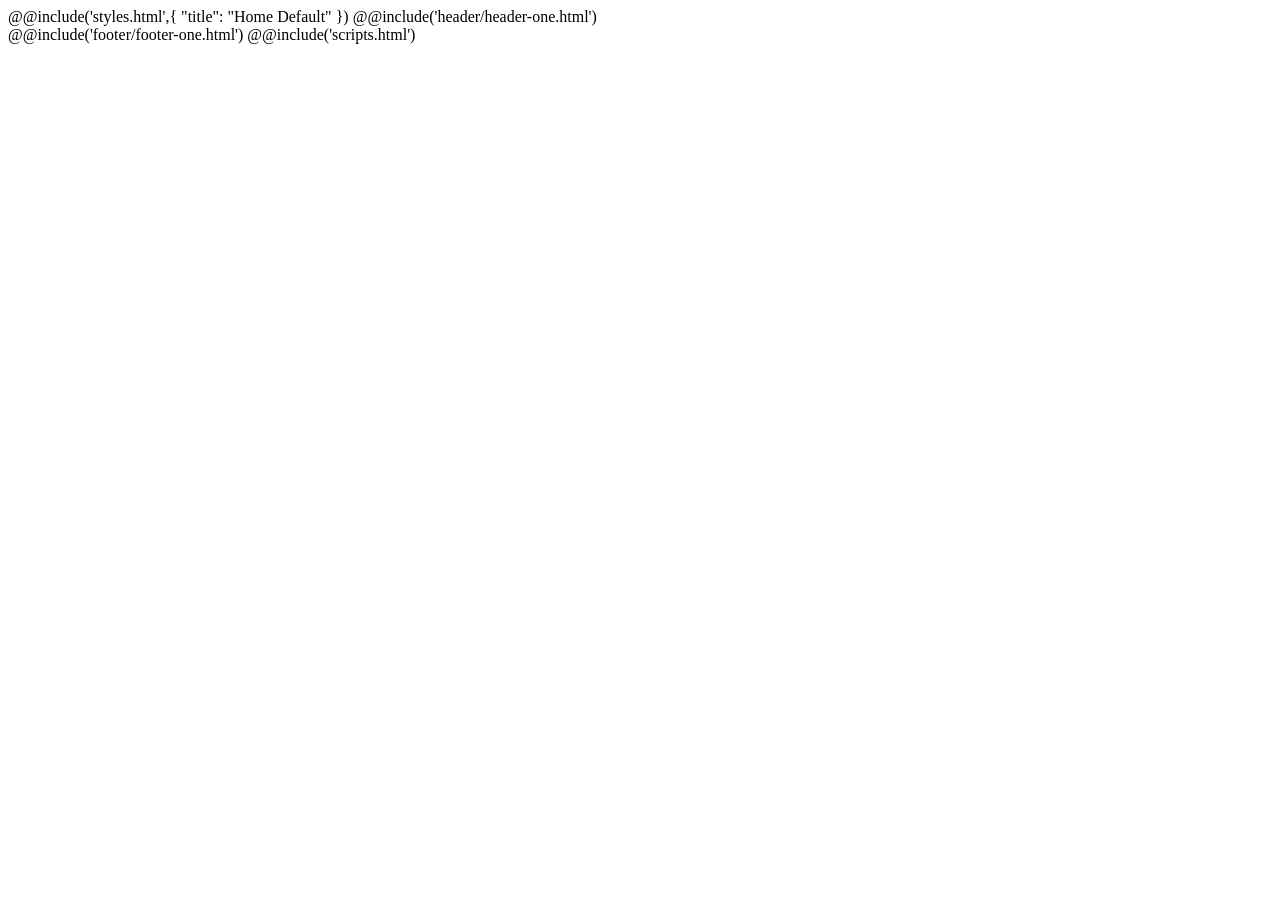
<file: assets/scss/index-developer.html>
<!DOCTYPE html>
<html lang="en">

@@include('styles.html',{
"title": "Home Default"
})

<body class="template-color-1">
    @@include('header/header-one.html')
    <main class="main-page-wrapper">

    </main>

    @@include('footer/footer-one.html')

    @@include('scripts.html')

</body>

</html>
</file>
<file: assets/css/plugins/feature.css>
@font-face {
    font-family: 'Feather';
    src: url('../../fonts/Feather.ttf?sdxovp') format('truetype'), url('../../fonts/Feather.woff?sdxovp') format('woff'), url('../../fonts/Feather.svg?sdxovp#Feather') format('svg');
    font-weight: normal;
    font-style: normal
}

[class^="feather-"],
[class*=" feather-"] {
    font-family: 'feather' !important;
    speak: none;
    font-style: normal;
    font-weight: normal;
    font-variant: normal;
    text-transform: none;
    line-height: 1;
    -webkit-font-smoothing: antialiased;
    -moz-osx-font-smoothing: grayscale
}

.feather-activity:before {
    content: "\e900"
}

.feather-airplay:before {
    content: "\e901"
}

.feather-alecirclert-:before {
    content: "\e902"
}

.feather-alert-octagon:before {
    content: "\e903"
}

.feather-alert-triangle:before {
    content: "\e904"
}

.feather-align-center:before {
    content: "\e905"
}

.feather-align-justify:before {
    content: "\e906"
}

.feather-align-left:before {
    content: "\e907"
}

.feather-align-right:before {
    content: "\e908"
}

.feather-anchor:before {
    content: "\e909"
}

.feather-aperture:before {
    content: "\e90a"
}

.feather-archive:before {
    content: "\e90b"
}

.feather-arrow-down:before {
    content: "\e90c"
}

.feather-arrow-down-circle:before {
    content: "\e90d"
}

.feather-arrow-down-left:before {
    content: "\e90e"
}

.feather-arrow-down-right:before {
    content: "\e90f"
}

.feather-arrow-left:before {
    content: "\e910"
}

.feather-arrow-left-circle:before {
    content: "\e911"
}

.feather-arrow-right:before {
    content: "\e912"
}

.feather-arrow-right-circle:before {
    content: "\e913"
}

.feather-arrow-up:before {
    content: "\e914"
}

.feather-arrow-up-circle:before {
    content: "\e915"
}

.feather-arrow-up-left:before {
    content: "\e916"
}

.feather-arrow-up-right:before {
    content: "\e917"
}

.feather-at-sign:before {
    content: "\e918"
}

.feather-award:before {
    content: "\e919"
}

.feather-bar-chart:before {
    content: "\e91a"
}

.feather-bar-chart-2:before {
    content: "\e91b"
}

.feather-battery:before {
    content: "\e91c"
}

.feather-battery-charging:before {
    content: "\e91d"
}

.feather-bell:before {
    content: "\e91e"
}

.feather-bell-off:before {
    content: "\e91f"
}

.feather-bluetooth:before {
    content: "\e920"
}

.feather-bold:before {
    content: "\e921"
}

.feather-book:before {
    content: "\e922"
}

.feather-book-open:before {
    content: "\e923"
}

.feather-bookmark:before {
    content: "\e924"
}

.feather-box:before {
    content: "\e925"
}

.feather-briefcase:before {
    content: "\e926"
}

.feather-calendar:before {
    content: "\e927"
}

.feather-camera:before {
    content: "\e928"
}

.feather-camera-off:before {
    content: "\e929"
}

.feather-cast:before {
    content: "\e92a"
}

.feather-check:before {
    content: "\e92b"
}

.feather-check-circle:before {
    content: "\e92c"
}

.feather-check-square:before {
    content: "\e92d"
}

.feather-chevron-down:before {
    content: "\e92e"
}

.feather-chevron-left:before {
    content: "\e92f"
}

.feather-chevron-right:before {
    content: "\e930"
}

.feather-chevron-up:before {
    content: "\e931"
}

.feather-chevrons-down:before {
    content: "\e932"
}

.feather-chevrons-left:before {
    content: "\e933"
}

.feather-chevrons-right:before {
    content: "\e934"
}

.feather-chevrons-up:before {
    content: "\e935"
}

.feather-chrome:before {
    content: "\e936"
}

.feather-circle:before {
    content: "\e937"
}

.feather-clipboard:before {
    content: "\e938"
}

.feather-clock:before {
    content: "\e939"
}

.feather-cloud:before {
    content: "\e93a"
}

.feather-cloud-drizzle:before {
    content: "\e93b"
}

.feather-cloud-lightning:before {
    content: "\e93c"
}

.feather-cloud-off:before {
    content: "\e93d"
}

.feather-cloud-rain:before {
    content: "\e93e"
}

.feather-cloud-snow:before {
    content: "\e93f"
}

.feather-code:before {
    content: "\e940"
}

.feather-codepen:before {
    content: "\e941"
}

.feather-command:before {
    content: "\e942"
}

.feather-compass:before {
    content: "\e943"
}

.feather-copy:before {
    content: "\e944"
}

.feather-corner-down-left:before {
    content: "\e945"
}

.feather-corner-down-right:before {
    content: "\e946"
}

.feather-corner-left-down:before {
    content: "\e947"
}

.feather-corner-left-up:before {
    content: "\e948"
}

.feather-corner-right-down:before {
    content: "\e949"
}

.feather-corner-right-up:before {
    content: "\e94a"
}

.feather-corner-up-left:before {
    content: "\e94b"
}

.feather-corner-up-right:before {
    content: "\e94c"
}

.feather-cpu:before {
    content: "\e94d"
}

.feather-credit-card:before {
    content: "\e94e"
}

.feather-crop:before {
    content: "\e94f"
}

.feather-crosshair:before {
    content: "\e950"
}

.feather-database:before {
    content: "\e951"
}

.feather-delete:before {
    content: "\e952"
}

.feather-disc:before {
    content: "\e953"
}

.feather-dollar-sign:before {
    content: "\e954"
}

.feather-download:before {
    content: "\e955"
}

.feather-download-cloud:before {
    content: "\e956"
}

.feather-droplet:before {
    content: "\e957"
}

.feather-edit:before {
    content: "\e958"
}

.feather-edit-2:before {
    content: "\e959"
}

.feather-edit-3:before {
    content: "\e95a"
}

.feather-external-link:before {
    content: "\e95b"
}

.feather-eye:before {
    content: "\e95c"
}

.feather-eye-off:before {
    content: "\e95d"
}

.feather-facebook:before {
    content: "\e95e"
}

.feather-fast-forward:before {
    content: "\e95f"
}

.feather-feather:before {
    content: "\e960"
}

.feather-file:before {
    content: "\e961"
}

.feather-file-minus:before {
    content: "\e962"
}

.feather-file-plus:before {
    content: "\e963"
}

.feather-file-text:before {
    content: "\e964"
}

.feather-film:before {
    content: "\e965"
}

.feather-filter:before {
    content: "\e966"
}

.feather-flag:before {
    content: "\e967"
}

.feather-folder:before {
    content: "\e968"
}

.feather-folder-minus:before {
    content: "\e969"
}

.feather-folder-plus:before {
    content: "\e96a"
}

.feather-gift:before {
    content: "\e96b"
}

.feather-git-branch:before {
    content: "\e96c"
}

.feather-git-commit:before {
    content: "\e96d"
}

.feather-git-merge:before {
    content: "\e96e"
}

.feather-git-pull-request:before {
    content: "\e96f"
}

.feather-github:before {
    content: "\e970"
}

.feather-gitlab:before {
    content: "\e971"
}

.feather-globe:before {
    content: "\e972"
}

.feather-grid:before {
    content: "\e973"
}

.feather-hard-drive:before {
    content: "\e974"
}

.feather-hash:before {
    content: "\e975"
}

.feather-headphones:before {
    content: "\e976"
}

.feather-heart:before {
    content: "\e977"
}

.feather-help-circle:before {
    content: "\e978"
}

.feather-home:before {
    content: "\e979"
}

.feather-image:before {
    content: "\e97a"
}

.feather-inbox:before {
    content: "\e97b"
}

.feather-info:before {
    content: "\e97c"
}

.feather-instagram:before {
    content: "\e97d"
}

.feather-italic:before {
    content: "\e97e"
}

.feather-layers:before {
    content: "\e97f"
}

.feather-layout:before {
    content: "\e980"
}

.feather-life-buoy:before {
    content: "\e981"
}

.feather-link:before {
    content: "\e982"
}

.feather-link-2:before {
    content: "\e983"
}

.feather-linkedin:before {
    content: "\e984"
}

.feather-list:before {
    content: "\e985"
}

.feather-loader:before {
    content: "\e986"
}

.feather-lock:before {
    content: "\e987"
}

.feather-log-in:before {
    content: "\e988"
}

.feather-log-out:before {
    content: "\e989"
}

.feather-mail:before {
    content: "\e98a"
}

.feather-map:before {
    content: "\e98b"
}

.feather-map-pin:before {
    content: "\e98c"
}

.feather-maximize:before {
    content: "\e98d"
}

.feather-maximize-2:before {
    content: "\e98e"
}

.feather-menu:before {
    content: "\e98f"
}

.feather-message-circle:before {
    content: "\e990"
}

.feather-message-square:before {
    content: "\e991"
}

.feather-mic:before {
    content: "\e992"
}

.feather-mic-off:before {
    content: "\e993"
}

.feather-minimize:before {
    content: "\e994"
}

.feather-minimize-2:before {
    content: "\e995"
}

.feather-minus:before {
    content: "\e996"
}

.feather-minus-circle:before {
    content: "\e997"
}

.feather-minus-square:before {
    content: "\e998"
}

.feather-monitor:before {
    content: "\e999"
}

.feather-moon:before {
    content: "\e99a"
}

.feather-more-horizontal:before {
    content: "\e99b"
}

.feather-more-vertical:before {
    content: "\e99c"
}

.feather-move:before {
    content: "\e99d"
}

.feather-music:before {
    content: "\e99e"
}

.feather-navigation:before {
    content: "\e99f"
}

.feather-navigation-2:before {
    content: "\e9a0"
}

.feather-octagon:before {
    content: "\e9a1"
}

.feather-package:before {
    content: "\e9a2"
}

.feather-paperclip:before {
    content: "\e9a3"
}

.feather-pause:before {
    content: "\e9a4"
}

.feather-pause-circle:before {
    content: "\e9a5"
}

.feather-percent:before {
    content: "\e9a6"
}

.feather-phone:before {
    content: "\e9a7"
}

.feather-phone-call:before {
    content: "\e9a8"
}

.feather-phone-forwarded:before {
    content: "\e9a9"
}

.feather-phone-incoming:before {
    content: "\e9aa"
}

.feather-phone-missed:before {
    content: "\e9ab"
}

.feather-phone-off:before {
    content: "\e9ac"
}

.feather-phone-outgoing:before {
    content: "\e9ad"
}

.feather-pie-chart:before {
    content: "\e9ae"
}

.feather-play:before {
    content: "\e9af"
}

.feather-play-circle:before {
    content: "\e9b0"
}

.feather-plus:before {
    content: "\e9b1"
}

.feather-plus-circle:before {
    content: "\e9b2"
}

.feather-plus-square:before {
    content: "\e9b3"
}

.feather-pocket:before {
    content: "\e9b4"
}

.feather-power:before {
    content: "\e9b5"
}

.feather-printer:before {
    content: "\e9b6"
}

.feather-radio:before {
    content: "\e9b7"
}

.feather-refresh-ccw:before {
    content: "\e9b8"
}

.feather-refresh-cw:before {
    content: "\e9b9"
}

.feather-repeat:before {
    content: "\e9ba"
}

.feather-rewind:before {
    content: "\e9bb"
}

.feather-rotate-ccw:before {
    content: "\e9bc"
}

.feather-rotate-cw:before {
    content: "\e9bd"
}

.feather-rss:before {
    content: "\e9be"
}

.feather-save:before {
    content: "\e9bf"
}

.feather-scissors:before {
    content: "\e9c0"
}

.feather-search:before {
    content: "\e9c1"
}

.feather-send:before {
    content: "\e9c2"
}

.feather-server:before {
    content: "\e9c3"
}

.feather-settings:before {
    content: "\e9c4"
}

.feather-share:before {
    content: "\e9c5"
}

.feather-share-2:before {
    content: "\e9c6"
}

.feather-shield:before {
    content: "\e9c7"
}

.feather-shield-off:before {
    content: "\e9c8"
}

.feather-shopping-bag:before {
    content: "\e9c9"
}

.feather-shopping-cart:before {
    content: "\e9ca"
}

.feather-shuffle:before {
    content: "\e9cb"
}

.feather-sidebar:before {
    content: "\e9cc"
}

.feather-skip-back:before {
    content: "\e9cd"
}

.feather-skip-forward:before {
    content: "\e9ce"
}

.feather-slack:before {
    content: "\e9cf"
}

.feather-slash:before {
    content: "\e9d0"
}

.feather-sliders:before {
    content: "\e9d1"
}

.feather-smartphone:before {
    content: "\e9d2"
}

.feather-speaker:before {
    content: "\e9d3"
}

.feather-square:before {
    content: "\e9d4"
}

.feather-star:before {
    content: "\e9d5"
}

.feather-stop-circle:before {
    content: "\e9d6"
}

.feather-sun:before {
    content: "\e9d7"
}

.feather-sunrise:before {
    content: "\e9d8"
}

.feather-sunset:before {
    content: "\e9d9"
}

.feather-tablet:before {
    content: "\e9da"
}

.feather-tag:before {
    content: "\e9db"
}

.feather-target:before {
    content: "\e9dc"
}

.feather-terminal:before {
    content: "\e9dd"
}

.feather-thermometer:before {
    content: "\e9de"
}

.feather-thumbs-down:before {
    content: "\e9df"
}

.feather-thumbs-up:before {
    content: "\e9e0"
}

.feather-toggle-left:before {
    content: "\e9e1"
}

.feather-toggle-right:before {
    content: "\e9e2"
}

.feather-trash:before {
    content: "\e9e3"
}

.feather-trash-2:before {
    content: "\e9e4"
}

.feather-trending-down:before {
    content: "\e9e5"
}

.feather-trending-up:before {
    content: "\e9e6"
}

.feather-triangle:before {
    content: "\e9e7"
}

.feather-truck:before {
    content: "\e9e8"
}

.feather-tv:before {
    content: "\e9e9"
}

.feather-twitter:before {
    content: "\e9ea"
}

.feather-type:before {
    content: "\e9eb"
}

.feather-umbrella:before {
    content: "\e9ec"
}

.feather-underline:before {
    content: "\e9ed"
}

.feather-unlock:before {
    content: "\e9ee"
}

.feather-upload:before {
    content: "\e9ef"
}

.feather-upload-cloud:before {
    content: "\e9f0"
}

.feather-user:before {
    content: "\e9f1"
}

.feather-user-check:before {
    content: "\e9f2"
}

.feather-user-minus:before {
    content: "\e9f3"
}

.feather-user-plus:before {
    content: "\e9f4"
}

.feather-user-x:before {
    content: "\e9f5"
}

.feather-users:before {
    content: "\e9f6"
}

.feather-video:before {
    content: "\e9f7"
}

.feather-video-off:before {
    content: "\e9f8"
}

.feather-voicemail:before {
    content: "\e9f9"
}

.feather-volume:before {
    content: "\e9fa"
}

.feather-volume-1:before {
    content: "\e9fb"
}

.feather-volume-2:before {
    content: "\e9fc"
}

.feather-volume-x:before {
    content: "\e9fd"
}

.feather-watch:before {
    content: "\e9fe"
}

.feather-wifi:before {
    content: "\e9ff"
}

.feather-wifi-off:before {
    content: "\ea00"
}

.feather-wind:before {
    content: "\ea01"
}

.feather-x:before {
    content: "\ea02"
}

.feather-x-circle:before {
    content: "\ea03"
}

.feather-x-square:before {
    content: "\ea04"
}

.feather-youtube:before {
    content: "\ea05"
}

.feather-zap:before {
    content: "\ea06"
}

.feather-zap-off:before {
    content: "\ea07"
}

.feather-zoom-in:before {
    content: "\ea08"
}

.feather-zoom-out:before {
    content: "\ea09"
}
</file>
